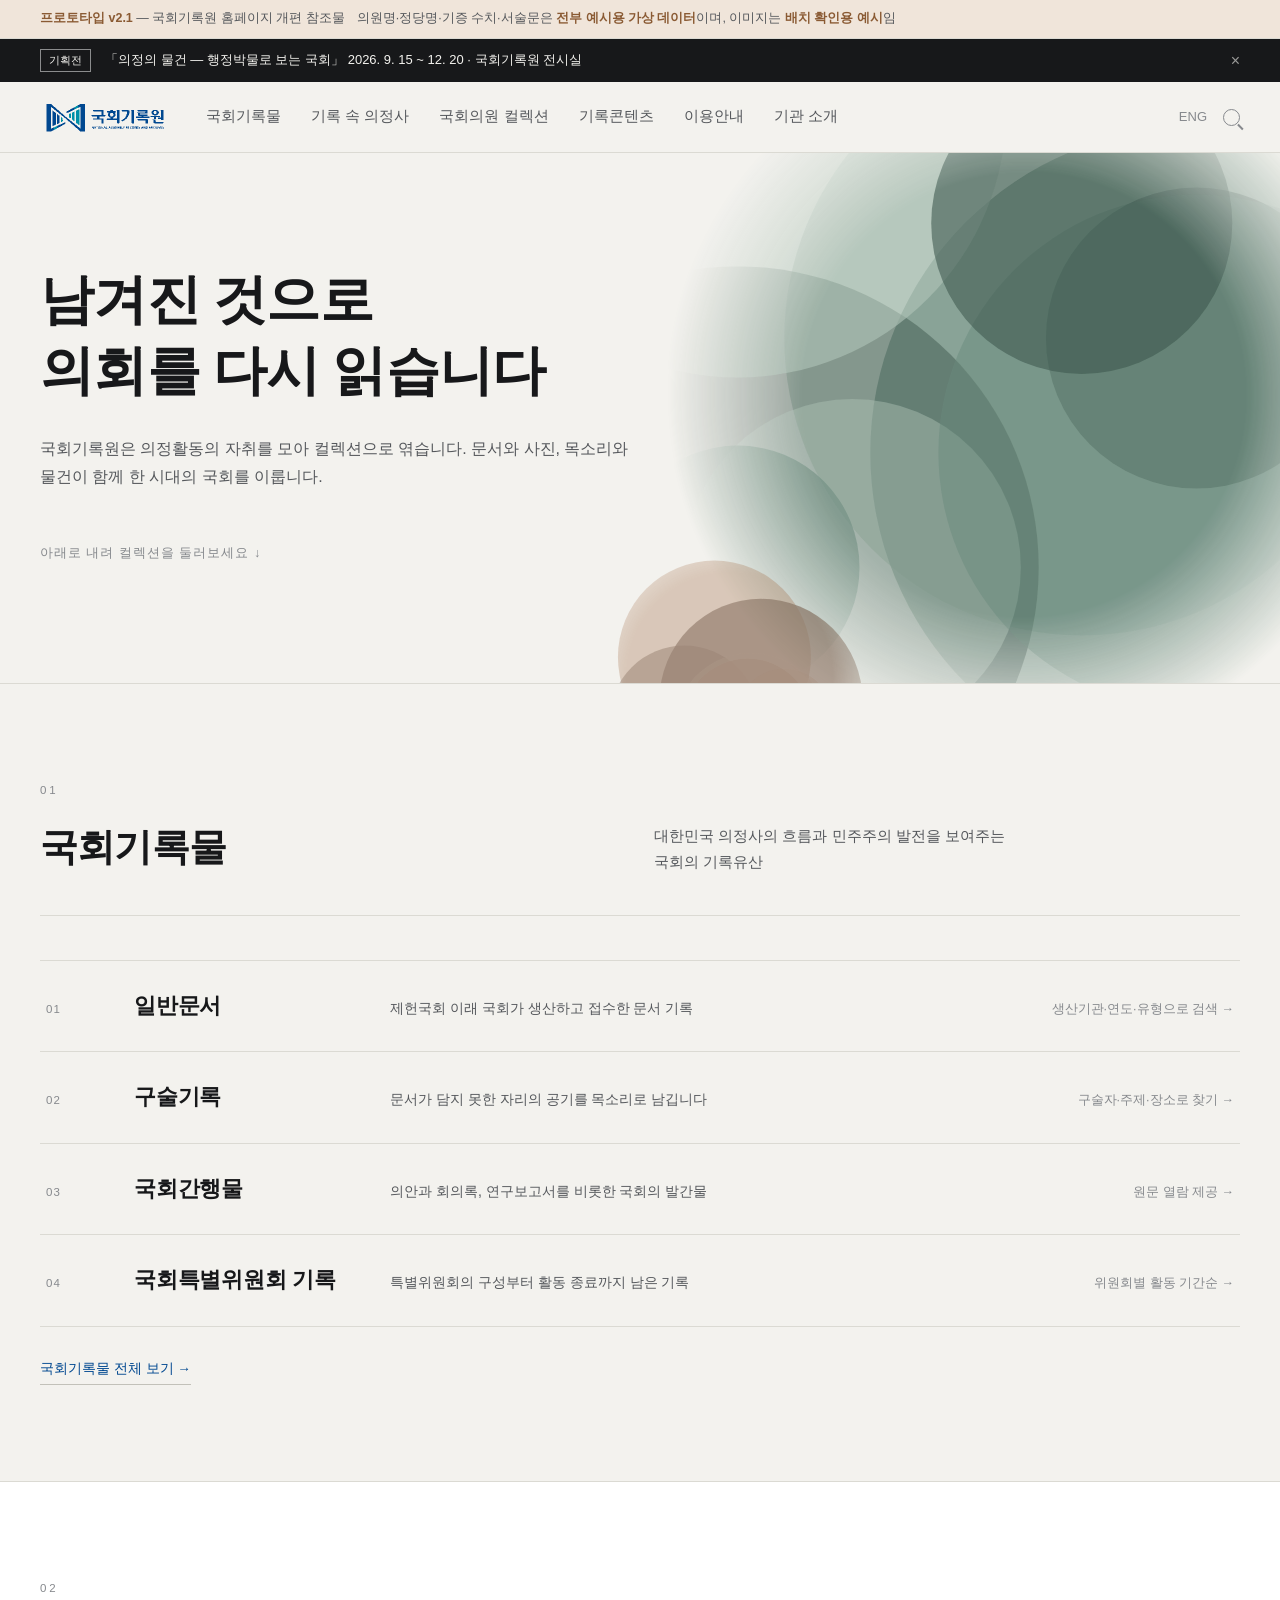
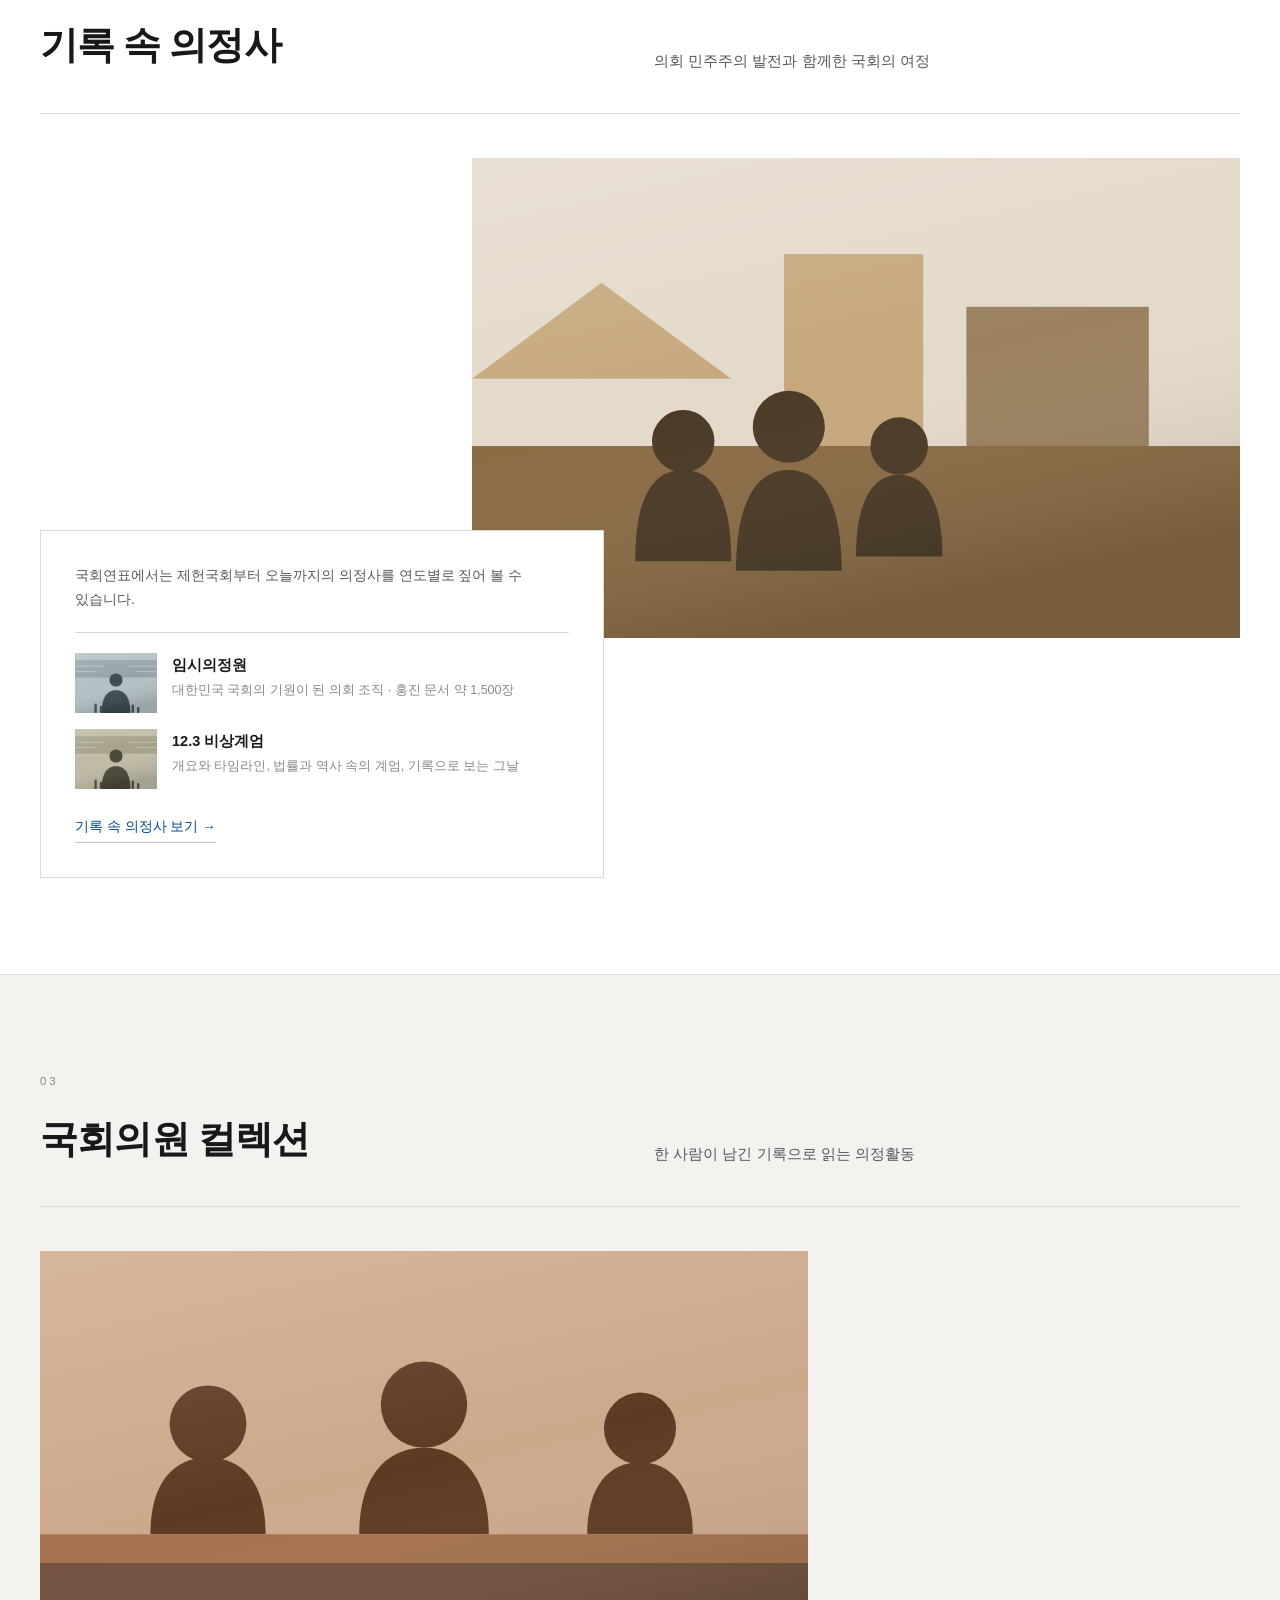
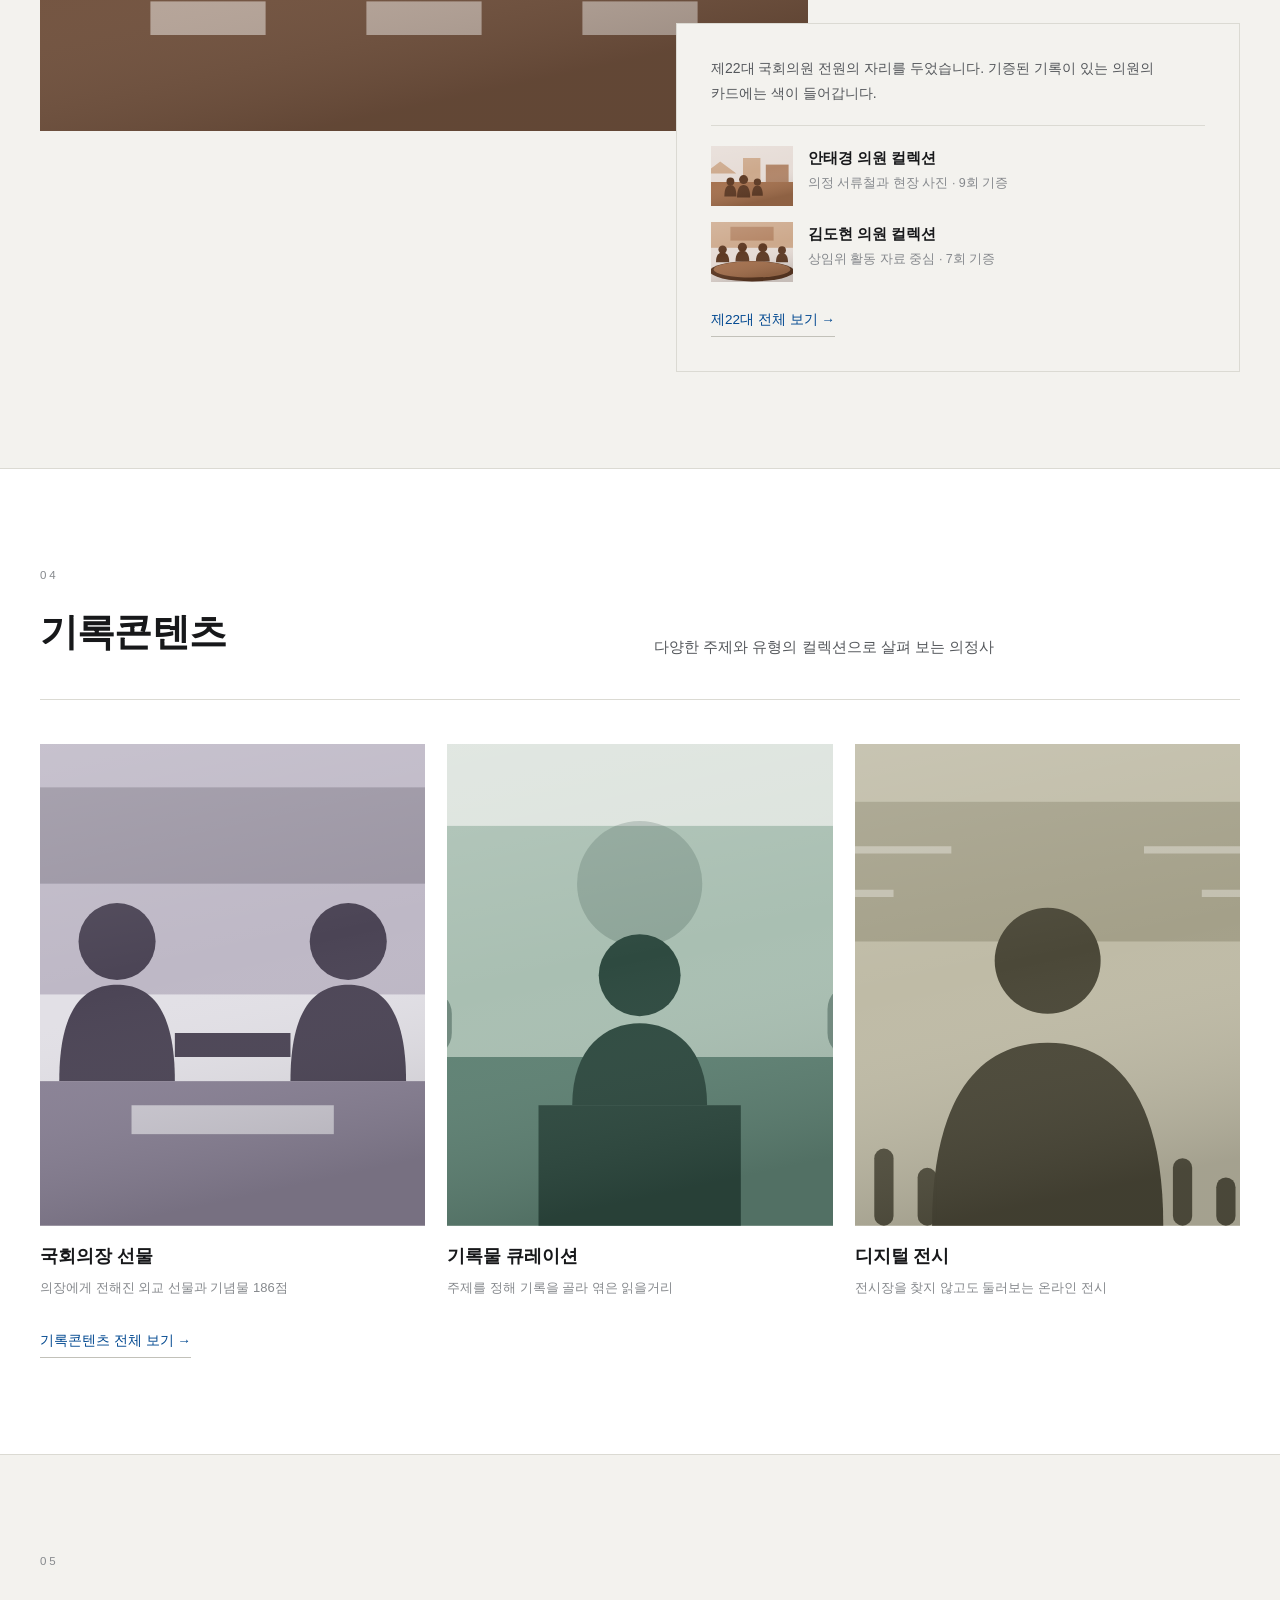
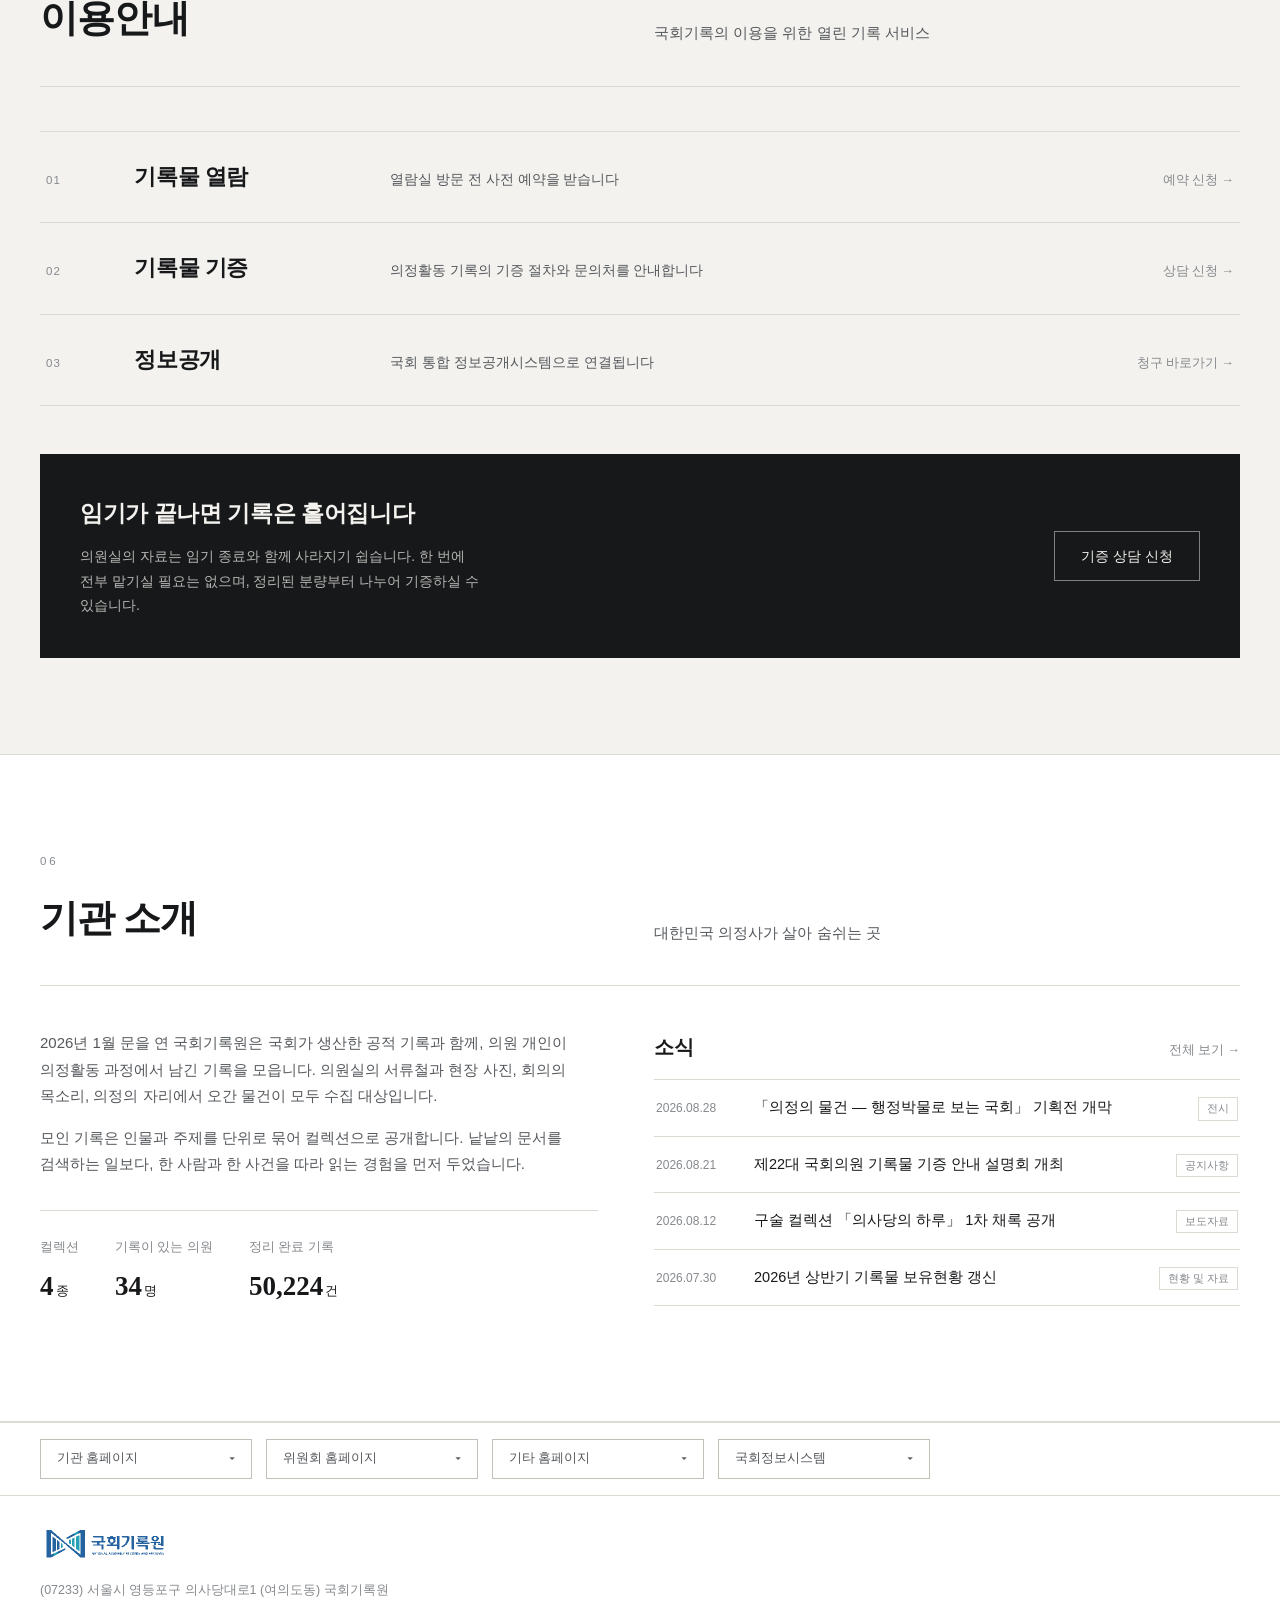
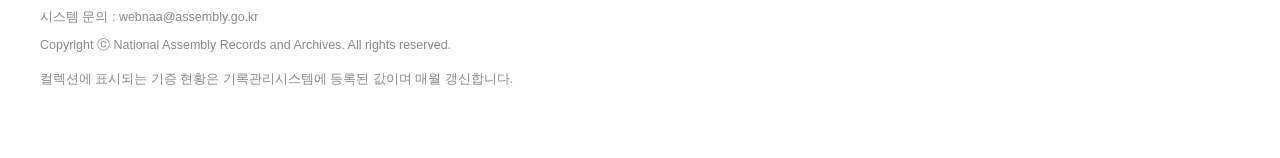
<file: index.html>
<!doctype html>
<html lang="ko"><head>
<meta charset="utf-8">
<meta name="viewport" content="width=device-width,initial-scale=1">
<meta name="robots" content="noindex,nofollow,noarchive">
<meta name="googlebot" content="noindex,nofollow">
<title>국회기록원 아카이브</title>
<link rel="icon" href="data:image/svg+xml,%3Csvg xmlns='http://www.w3.org/2000/svg' viewBox='0 0 16 16'%3E%3Ccircle cx='8' cy='8' r='7' fill='%23004890'/%3E%3C/svg%3E">
<style>:root{color-scheme:light}body{margin:0;padding:0;font:14px -apple-system,BlinkMacSystemFont,sans-serif;background:#faf9f5;color:#141413}img{max-width:100%}[hidden]:not([hidden=until-found i]){display:none!important}</style>
<script>window.NAA = {"page": "home", "root": "", "oh": "records/oral-history/", "ext": false};</script>
</head><body>
<!-- 자동 생성 파일(tools/build_site.py). 고칠 때는 tools/naa_site.src.html을 고친 뒤 다시 생성함 -->

<script>document.documentElement.lang = "ko";</script>
<style>
  :root{
    --font-sans:"Pretendard","Apple SD Gothic Neo",-apple-system,BlinkMacSystemFont,
      "Malgun Gothic","맑은 고딕","Noto Sans KR","Nanum Gothic","Helvetica Neue",Arial,sans-serif;
    --font-serif:"AppleMyungjo","Apple SD Gothic Neo","Nanum Myeongjo",
      "Batang","바탕","Gungsuh","궁서",Georgia,serif;

    --paper:#F3F2EE;
    --surface:#FFFFFF;
    --surface-2:#E8E7E1;
    --ink:#17181A;
    --ink-2:#55585C;
    --ink-3:#86898D;
    --line:#DBDAD3;
    --line-2:#C2C1B9;
    --ci-navy:#004890;
    --ci-teal:#0090A8;
    --accent:#004890;
    --accent-soft:#E4EBF3;
    --copper:#8A5A33;
    --copper-soft:#F0E5DA;
    --focus:#B8892B;
    --logo-filter:none;
  }
  :root:not([data-theme="light"]){ color-scheme: light dark; }
  @media (prefers-color-scheme: dark){
    :root:not([data-theme="light"]){
      --paper:#141513; --surface:#1B1D1B; --surface-2:#252724;
      --ink:#EDEDE9; --ink-2:#B0B3AF; --ink-3:#838682; --line:#2C2E2B; --line-2:#3E413D;
      --ci-navy:#7FAEDC; --ci-teal:#5FBCCE;
      --accent:#7FAEDC; --accent-soft:#152131; --copper:#C99263; --copper-soft:#2A2018;
      --focus:#D9AE55;
      --logo-filter:brightness(1.6) saturate(1.05);
    }
  }
  :root[data-theme="dark"]{
    --paper:#141513; --surface:#1B1D1B; --surface-2:#252724;
    --ink:#EDEDE9; --ink-2:#B0B3AF; --ink-3:#838682; --line:#2C2E2B; --line-2:#3E413D;
    --ci-navy:#7FAEDC; --ci-teal:#5FBCCE;
    --accent:#7FAEDC; --accent-soft:#152131; --copper:#C99263; --copper-soft:#2A2018;
    --focus:#D9AE55; --logo-filter:brightness(1.6) saturate(1.05); color-scheme: dark;
  }

  *{box-sizing:border-box}
  body{margin:0; background:var(--paper); color:var(--ink);
    font-family:var(--font-sans); font-size:15px; line-height:1.75; -webkit-font-smoothing:antialiased}
  h1,h2,h3,h4{margin:0; text-wrap:balance; font-weight:700; letter-spacing:-.012em;
    word-break:keep-all; overflow-wrap:break-word}
  p, li, figcaption, dt, dd{word-break:keep-all; overflow-wrap:break-word}
  p{margin:0}
  button{font:inherit; color:inherit; cursor:pointer; background:none; border:none; padding:0}
  a{color:inherit}
  :focus-visible{outline:2px solid var(--focus); outline-offset:3px}
  .serif{font-family:var(--font-serif)}
  .tnum{font-variant-numeric:tabular-nums}
  .wrap{max-width:1260px; margin:0 auto; padding:0 30px}
  [hidden]{display:none !important}
  .sr{position:absolute; width:1px; height:1px; overflow:hidden; clip:rect(0 0 0 0); white-space:nowrap}
  svg.viz{display:block; width:100%; height:100%}

  /* ---------- 안내 / 배너 / 헤더 ---------- */
  .notice{background:var(--copper-soft); border-bottom:1px solid var(--line); font-size:12.5px; color:var(--ink-2)}
  .notice .wrap{display:flex; gap:12px; flex-wrap:wrap; padding-top:8px; padding-bottom:8px}
  .notice b{color:var(--copper); font-weight:600}
  .banner{background:var(--ink); color:var(--paper); font-size:13px}
  .banner .wrap{display:flex; align-items:center; gap:14px; padding-top:10px; padding-bottom:10px}
  .banner .tagb{border:1px solid rgba(255,255,255,.5); padding:1px 8px; font-size:11px; white-space:nowrap}
  .banner .close{margin-left:auto; opacity:.6; font-size:16px; line-height:1}

  .site{background:var(--paper); border-bottom:1px solid var(--line); position:sticky; top:0; z-index:40}
  .site .wrap{display:flex; align-items:center; gap:34px; height:70px}
  .brand{display:block; width:132px; height:39px; flex:none;
    background:url("[data-uri]") no-repeat left center / contain}
  .brand{filter:var(--logo-filter)}
  .nav{display:flex; gap:30px; font-size:15px; color:var(--ink-2); align-items:center}
  .nav > .m{position:relative}
  .nav > .m > button{padding:24px 0; border-bottom:2px solid transparent}
  .nav > .m > button:hover, .nav > .m:focus-within > button{color:var(--ci-navy)}
  .nav > .m > button[aria-current="true"]{color:var(--ci-navy); font-weight:600; border-bottom-color:var(--ci-navy)}
  .mega{
    position:absolute; left:50%; transform:translateX(-50%); top:100%;
    min-width:230px; background:var(--surface); border:1px solid var(--line);
    box-shadow:0 12px 28px -18px rgba(0,0,0,.35); padding:18px 22px 20px;
    opacity:0; visibility:hidden; transition:opacity .14s; z-index:50;
  }
  .nav > .m:hover .mega, .nav > .m:focus-within .mega{opacity:1; visibility:visible}
  .mega .d{font-size:12px; color:var(--ink-3); line-height:1.6; padding-bottom:12px;
    margin-bottom:12px; border-bottom:1px solid var(--line); max-width:26ch}
  .mega ul{list-style:none; margin:0; padding:0; display:flex; flex-direction:column; gap:9px}
  .mega a{font-size:13.5px; color:var(--ink-2); text-decoration:none; white-space:nowrap; display:block}
  .mega a:hover{color:var(--ci-navy); text-decoration:underline; text-underline-offset:3px}
  .mega .new{font-size:10px; color:var(--ci-teal); border:1px solid var(--ci-teal); padding:0 5px; margin-left:6px}
  .site .right{margin-left:auto; font-size:13px; color:var(--ink-3); display:flex; gap:16px; align-items:center}
  .site .right span{cursor:pointer}
  .site .right .sch{width:17px; height:17px; display:block;
    border:1.7px solid var(--ink-3); border-radius:50%; position:relative}
  .site .right .sch::after{content:""; position:absolute; right:-5px; bottom:-3px; width:7px; height:1.7px;
    background:var(--ink-3); transform:rotate(45deg)}

  /* ---------- 홈: 히어로 (겹치는 도형) ---------- */
  .hero{position:relative; overflow:hidden; border-bottom:1px solid var(--line)}
  .hero .art{position:absolute; inset:0; pointer-events:none}
  .hero .art > div, .lhead .art{
    -webkit-mask-image:radial-gradient(closest-side, #000 62%, transparent 100%);
    mask-image:radial-gradient(closest-side, #000 62%, transparent 100%);
  }
  .hero .art .a1{position:absolute; right:-8%; top:-22%; width:56%; aspect-ratio:1/1; opacity:.92}
  .hero .art .a2{position:absolute; right:30%; bottom:-30%; width:26%; aspect-ratio:1/1; opacity:.6}
  .hero .wrap{position:relative; padding-top:112px; padding-bottom:118px}
  .hero .txt{max-width:min(52%, 620px)}
  .hero h1{font-family:var(--font-serif); font-size:clamp(31px,4.2vw,54px); line-height:1.32}
  .hero .lede{margin-top:28px; color:var(--ink-2); font-size:16px}
  .hero .scrollhint{margin-top:52px; font-size:12.5px; color:var(--ink-3); letter-spacing:.08em}

  /* ---------- 홈: 섹션 공통 ---------- */
  .sec{padding:96px 0; border-bottom:1px solid var(--line)}
  .sec:nth-child(even){background:var(--surface)}
  .sec-head{display:grid; grid-template-columns:minmax(0,1fr) minmax(0,1.05fr); gap:56px;
    align-items:end; padding-bottom:34px; margin-bottom:44px; border-bottom:1px solid var(--line)}
  .sec-head .no{font-size:11.5px; letter-spacing:.24em; color:var(--ink-3); font-variant-numeric:tabular-nums}
  .sec-head h2{font-family:var(--font-serif); font-size:clamp(26px,3vw,38px); margin-top:14px; letter-spacing:-.02em}
  .sec-head .d{color:var(--ink-2); font-size:15px; max-width:44ch; padding-bottom:5px}

  /* 목록형 섹션 */
  .idxlist{list-style:none; margin:0; padding:0}
  .idxlist li{border-bottom:1px solid var(--line)}
  .idxlist li:first-child{border-top:1px solid var(--line)}
  .idxlist button, .idxlist a.idxrow{display:grid; grid-template-columns:64px minmax(150px,232px) minmax(0,1fr) auto;
    gap:24px; align-items:baseline; width:100%; text-align:left; padding:26px 6px}
  .idxlist .n{font-size:11.5px; color:var(--ink-3); font-variant-numeric:tabular-nums; letter-spacing:.1em}
  .idxlist .t{font-size:22px; font-weight:700; letter-spacing:-.01em}
  .idxlist .dd{font-size:14px; color:var(--ink-2)}
  .idxlist .go{font-size:12.5px; color:var(--ink-3); white-space:nowrap}
  .idxlist button:hover, .idxlist a.idxrow:hover{background:var(--accent-soft)}
  .idxlist button:hover .go, .idxlist a.idxrow:hover .go{color:var(--accent)}
  .idxlist button:hover .t, .idxlist a.idxrow:hover .t{text-decoration:underline; text-underline-offset:5px; text-decoration-thickness:1px}

  /* 대표 사례형 섹션 */
  .feature{position:relative}
  .feature .visual{width:64%; aspect-ratio:16/10; overflow:hidden; background:var(--surface-2)}
  .feature.rev .visual{margin-left:36%}
  .feature .panel{position:relative; z-index:2; width:47%; margin-top:-108px; margin-left:auto;
    background:var(--paper); border:1px solid var(--line); padding:32px 34px 34px}
  .sec:nth-child(even) .feature .panel{background:var(--surface)}
  .feature.rev .panel{margin-left:0; margin-right:auto}
  .feature .note{font-size:14px; color:var(--ink-2); padding-bottom:20px; margin-bottom:20px;
    border-bottom:1px solid var(--line)}
  .picks{display:flex; flex-direction:column; gap:16px}
  .pick{display:flex; gap:15px; align-items:flex-start; text-align:left; width:100%}
  .pick .th{width:82px; height:60px; flex:none; overflow:hidden; background:var(--surface-2)}
  .pick b{display:block; font-size:14.5px; font-weight:600}
  .pick span span{display:block; font-size:12.5px; color:var(--ink-3); margin-top:3px; line-height:1.55}
  .pick:hover b{text-decoration:underline; text-underline-offset:3px}
  .feature .go{margin-top:26px; font-size:13.5px; color:var(--accent);
    border-bottom:1px solid var(--line-2); padding-bottom:4px}
  .feature .go:hover{border-bottom-color:var(--accent)}

  /* 타일형 섹션 */
  .tiles{display:grid; grid-template-columns:repeat(4,1fr); gap:22px}
  .tile{text-align:left; display:block; text-decoration:none}
  .tiles-more{display:inline-block; margin-top:30px; font-size:13.5px; color:var(--accent); text-decoration:none;
    border-bottom:1px solid var(--line-2); padding-bottom:4px}
  .tiles-more:hover{border-bottom-color:var(--accent)}
  .contents-body{padding-top:44px; padding-bottom:96px}
  @media (min-width:1024px){ .tiles.n3{grid-template-columns:repeat(3,1fr)} }
  a.idxrow{text-decoration:none}
  .tile .img{display:block; aspect-ratio:4/5; overflow:hidden; background:var(--surface-2)}
  .tile .img svg{transition:transform .5s cubic-bezier(.2,.7,.3,1)}
  .tile:hover .img svg{transform:scale(1.04)}
  .tile .cap{display:block; padding-top:15px}
  .tile .cap b{display:block; font-size:18px}
  .tile .cap span{display:block; font-size:13px; color:var(--ink-3); margin-top:6px; line-height:1.6}
  .tile:hover .cap b{text-decoration:underline; text-underline-offset:4px}

  /* 기증 안내 박스 */
  .donatebox{display:flex; gap:34px; align-items:center; justify-content:space-between; flex-wrap:wrap;
    margin-top:48px; background:var(--ink); color:var(--paper); padding:40px 40px}
  .donatebox h3{font-family:var(--font-serif); font-size:23px}
  .donatebox p{margin-top:10px; opacity:.72; font-size:14px; max-width:52ch}
  .donatebox a{border:1px solid rgba(255,255,255,.45); padding:12px 26px; text-decoration:none;
    font-size:14px; white-space:nowrap}
  .donatebox a:hover{background:rgba(255,255,255,.12)}

  /* 기관 소개 섹션 */
  .about{display:grid; grid-template-columns:minmax(0,1fr) minmax(0,1.05fr); gap:56px; align-items:start}
  .about .prose p{color:var(--ink-2); font-size:15px}
  .about .prose p + p{margin-top:16px}
  .figs3{display:flex; gap:36px; flex-wrap:wrap; margin-top:32px; padding-top:26px; border-top:1px solid var(--line)}
  .figs3 div dt{font-size:12.5px; color:var(--ink-3)}
  .figs3 div dd{margin:4px 0 0; font-family:var(--font-serif); font-size:27px; font-weight:600}
  .figs3 div dd small{font-family:var(--font-sans); font-size:13px; font-weight:400; margin-left:2px}
  .newsbox .nh{display:flex; align-items:baseline; gap:16px; padding-bottom:14px; border-bottom:1px solid var(--line)}
  .newsbox .nh h3{font-family:var(--font-serif); font-size:20px}
  .newsbox .nh span{margin-left:auto; font-size:12.5px; color:var(--ink-3)}
  .newsbox ul{list-style:none; margin:0; padding:0}
  .newsbox li{border-bottom:1px solid var(--line)}
  .newsbox button{display:flex; gap:16px; align-items:baseline; width:100%; text-align:left; padding:15px 2px}
  .newsbox .d{font-size:12px; color:var(--ink-3); width:82px; flex:none; font-variant-numeric:tabular-nums}
  .newsbox .t{font-size:14.5px}
  .newsbox .c{margin-left:auto; font-size:11px; color:var(--ink-3); border:1px solid var(--line);
    padding:1px 8px; white-space:nowrap}
  .newsbox button:hover .t{text-decoration:underline; text-underline-offset:3px}

  footer.foot{border-top:1px solid var(--line); background:var(--surface); padding:0; font-size:12.5px; color:var(--ink-3)}
  .foot .links{border-bottom:1px solid var(--line)}
  .foot .links .wrap{display:flex; gap:14px; flex-wrap:wrap; padding-top:16px; padding-bottom:16px}
  .foot .links button{border:1px solid var(--line-2); padding:8px 16px; font-size:12.5px; color:var(--ink-2);
    display:flex; align-items:center; gap:26px; min-width:212px; justify-content:space-between}
  .foot .links button:hover{border-color:var(--ci-navy); color:var(--ci-navy)}
  .foot .info{padding-top:28px; padding-bottom:62px}
  .foot .info .brand{margin-bottom:16px; opacity:.85}
  .foot .info p{margin-bottom:5px; line-height:1.8}

  /* ---------- 목록 ---------- */
  .lhead{border-bottom:1px solid var(--line); background:var(--surface); position:relative; overflow:hidden}
  .lhead .art{position:absolute; right:-4%; top:-40%; width:34%; aspect-ratio:1/1; opacity:.6; pointer-events:none}
  .lhead .wrap{position:relative; padding:56px 30px 42px}
  .lhead h1{font-family:var(--font-serif); font-size:38px}
  .lhead .lede{margin-top:14px; color:var(--ink-2); max-width:52ch}
  .terms{display:flex; gap:22px; margin-top:30px; font-size:14.5px; color:var(--ink-3); flex-wrap:wrap}
  .terms button{padding-bottom:5px; border-bottom:2px solid transparent}
  .terms button[aria-selected="true"]{color:var(--ink); font-weight:600; border-bottom-color:var(--ink)}
  .terms button:disabled{cursor:default; opacity:.5}
  .terms .tag{font-size:11px; color:var(--ink-3); margin-left:5px}

  .toolbar{border-bottom:1px solid var(--line); background:var(--paper); position:sticky; top:64px; z-index:30}
  .toolbar .wrap{display:flex; align-items:center; gap:12px; padding-top:13px; padding-bottom:13px; flex-wrap:wrap}
  .seg{display:flex; border:1px solid var(--line-2)}
  .seg button{padding:7px 15px; font-size:13px; color:var(--ink-2); border-right:1px solid var(--line-2)}
  .seg button:last-child{border-right:none}
  .seg button[aria-pressed="true"]{background:var(--ink); color:var(--paper)}
  .search{border:1px solid var(--line-2); background:var(--surface); color:var(--ink); padding:7px 12px; font-size:13px; width:180px}
  .idx{display:flex; flex-wrap:wrap; margin-left:auto}
  .idx button{width:28px; padding:6px 0; font-size:13px; color:var(--ink-3)}
  .idx button:hover:not(:disabled){color:var(--accent)}
  .idx button[aria-pressed="true"]{color:var(--ink); font-weight:700; text-decoration:underline; text-underline-offset:4px}
  .idx button:disabled{color:var(--line-2); cursor:default}
  .resline{padding:26px 0 20px; font-size:13.5px; color:var(--ink-2); display:flex; gap:18px; align-items:center; flex-wrap:wrap}
  .resline b{color:var(--ink); font-weight:600}
  .resline .lg{display:flex; gap:20px; color:var(--ink-3); font-size:12.5px}
  .resline .lg span{display:flex; align-items:center; gap:7px}
  .resline .lg i{width:24px; height:16px; display:block; overflow:hidden}

  .grid{display:grid; grid-template-columns:repeat(4,1fr); gap:30px 22px; padding-bottom:64px}
  .mcard{position:relative}
  .mcard .shot{aspect-ratio:4/3; overflow:hidden; background:var(--surface-2)}
  .mcard .shot svg{transition:transform .5s cubic-bezier(.2,.7,.3,1)}
  .mcard:hover .shot svg{transform:scale(1.04)}
  .mcard h3{font-family:var(--font-serif); font-size:20px; margin-top:14px}
  .mcard .meta{font-size:12.5px; color:var(--ink-3); margin-top:3px}
  .mcard.empty h3{color:var(--ink-2)}
  .mcard.empty .meta{color:var(--line-2)}
  .mcard .cardlink{text-decoration:none}
  .mcard .cardlink::after{content:""; position:absolute; inset:0}
  .mcard:hover h3{text-decoration:underline; text-underline-offset:4px; text-decoration-thickness:1px}
  .estate{padding:80px 0; text-align:center; color:var(--ink-3)}
  .morebtn{display:flex; justify-content:center; padding-bottom:76px}
  .morebtn button{border:1px solid var(--line-2); padding:12px 34px; font-size:14px; color:var(--ink-2)}
  .morebtn button:hover{border-color:var(--ink); color:var(--ink)}

  /* ---------- 상세 ---------- */
  .backbar{border-bottom:1px solid var(--line); background:var(--paper); position:sticky; top:64px; z-index:30}
  .backbar .wrap{padding:12px 30px; display:flex; align-items:center; gap:12px}
  .backbar button{font-size:13.5px; color:var(--ink-2)}
  .backbar button:hover{color:var(--ink)}
  .backbar .sid{font-size:11.5px; color:var(--ink-3); letter-spacing:.08em; margin-left:auto}

  .dhero{background:var(--surface); border-bottom:1px solid var(--line)}
  .dhero .band{display:grid; grid-template-columns:2fr 1fr 1fr; gap:2px; aspect-ratio:21/7; max-height:400px;
    overflow:hidden; background:var(--line)}
  .dhero .band > div{overflow:hidden; background:var(--surface-2)}
  .dhero .cap{font-size:11.5px; color:var(--ink-3); max-width:1260px; margin:0 auto; padding:9px 30px 0}
  .dhero .wrap{padding:34px 30px 46px}
  .dhero .kicker{font-size:12px; letter-spacing:.16em; color:var(--ink-3)}
  .dhero h1{font-family:var(--font-serif); font-size:clamp(33px,4.6vw,52px); margin-top:12px}
  .dhero .oneline{margin-top:12px; color:var(--ink-2); font-size:14.5px}
  .share{display:flex; gap:10px; margin-top:24px}
  .share button{border:1px solid var(--line-2); padding:8px 16px; font-size:12.5px; color:var(--ink-2)}
  .share button:hover{border-color:var(--ink); color:var(--ink)}

  .article{max-width:1260px; margin:0 auto; padding:0 30px}
  .col{max-width:35em}
  .bio{margin:56px 0 0; font-size:17.5px; line-height:1.9}
  .bio p + p{margin-top:18px}
  .ledger{margin:54px 0 0; max-width:37em}
  .ledger .lh{display:flex; align-items:baseline; gap:16px; flex-wrap:wrap;
    padding-bottom:14px; border-bottom:1px solid var(--ink)}
  .ledger h2{font-family:var(--font-serif); font-size:21px}
  .ledger .sum{margin-left:auto; font-size:12.5px; color:var(--ink-3); letter-spacing:.01em}
  .ledger .tl{list-style:none; margin:0; padding:6px 0 0}
  .ledger .tl li{position:relative; display:grid; grid-template-columns:76px 1fr; gap:18px;
    padding:13px 0 13px 22px; align-items:baseline}
  .ledger .tl li::before{content:""; position:absolute; left:0; top:21px; width:7px; height:7px;
    border-radius:50%; background:var(--accent)}
  .ledger .tl li::after{content:""; position:absolute; left:3px; top:28px; bottom:-13px; width:1px; background:var(--line-2)}
  .ledger .tl li:last-child::after{display:none}
  .ledger .tl li.wip::before{background:var(--paper); border:1.5px solid var(--copper); top:19.5px; left:-1px; width:9px; height:9px}
  .ledger .ym{font-size:12.5px; color:var(--ink-3); letter-spacing:.02em}
  .ledger .tx{font-size:15px; color:var(--ink-2); line-height:1.7}
  .ledger li.wip .tx{color:var(--copper)}
  .ledger .now{margin-top:14px; margin-left:22px; font-size:12.5px; color:var(--ink-3)}

  .chapter{margin:64px 0 0; padding-top:46px; border-top:1px solid var(--line)}
  .chapter .ch-no{font-size:11.5px; letter-spacing:.2em; color:var(--ink-3); font-variant-numeric:tabular-nums}
  .chapter h2{font-family:var(--font-serif); font-size:27px; margin-top:12px; max-width:20em}
  .chapter .prose{max-width:35em; margin-top:22px; font-size:16px; line-height:1.95; color:var(--ink-2)}
  .chapter .prose p + p{margin-top:18px}

  .pull{margin:34px 0; padding:0 0 0 22px; border-left:2px solid var(--accent)}
  .pull p{font-family:var(--font-serif); font-size:20px; line-height:1.8; color:var(--ink)}
  .pull cite{display:block; font-style:normal; font-size:12.5px; color:var(--ink-3); margin-top:12px}
  figure{margin:34px 0}
  figure.wide{max-width:920px}
  figure.wide .img{aspect-ratio:16/9}
  figure .img{aspect-ratio:4/3; background:var(--surface-2); overflow:hidden; border:1px solid var(--line)}
  figure.pair{display:grid; grid-template-columns:1fr 1fr; gap:20px}
  figure.pair .img{margin:0}
  figcaption{font-size:12px; color:var(--ink-3); line-height:1.65; margin-top:10px; max-width:44em}
  figcaption b{display:block; color:var(--ink-2); font-weight:600; font-size:12.5px; margin-bottom:2px}
  figure button.openimg{display:block; width:100%; padding:0; text-align:left}
  figure button.openimg:hover .img{border-color:var(--line-2)}
  .figlink{font-size:11.5px; color:var(--accent); margin-top:4px; display:inline-block}

  .endbar{margin:74px 0 0; padding:34px 0 0; border-top:1px solid var(--line)}
  .endbar .row{display:flex; gap:20px; flex-wrap:wrap; align-items:center; justify-content:space-between}
  .endbar p{font-size:13.5px; color:var(--ink-2); max-width:44ch}
  .endbar button{border:1px solid var(--line-2); padding:11px 22px; font-size:13.5px; color:var(--ink-2)}
  .endbar button:hover{border-color:var(--ink); color:var(--ink)}
  .endbar .disclose{font-size:11.5px; color:var(--ink-3); margin-top:22px; max-width:60ch}
  .artfoot{padding-bottom:96px}
  .invite{margin:52px 0 0; padding:32px 34px; border:1px solid var(--line); border-left:2px solid var(--copper);
    background:var(--surface); max-width:40em}
  .invite h2{font-family:var(--font-serif); font-size:20px}
  .invite p{margin-top:14px; color:var(--ink-2); font-size:15px; line-height:1.9}
  .invite a{display:inline-block; margin-top:22px; background:var(--ink); color:var(--paper);
    padding:12px 26px; text-decoration:none; font-size:14px}

  /* ---------- 기록 목록 ---------- */
  .ihead{background:var(--surface); border-bottom:1px solid var(--line)}
  .ihead .wrap{padding:40px 30px}
  .ihead h1{font-family:var(--font-serif); font-size:29px}
  .ihead .sub{margin-top:10px; font-size:13.5px; color:var(--ink-3)}
  .tabs{display:flex; gap:22px; margin-top:26px; flex-wrap:wrap; font-size:13.5px; color:var(--ink-3)}
  .tabs button{padding-bottom:6px; border-bottom:2px solid transparent}
  .tabs button[aria-selected="true"]{color:var(--ink); font-weight:600; border-bottom-color:var(--ink)}
  .tabs button:disabled{cursor:default; opacity:.45}
  .tabs .n{font-variant-numeric:tabular-nums; margin-left:5px; font-size:12px}
  .tblwrap{overflow-x:auto; border:1px solid var(--line); background:var(--surface); margin:22px 0 14px}
  table.items{border-collapse:collapse; width:100%; min-width:720px; font-size:13.5px}
  .items th{text-align:left; font-size:11.5px; font-weight:600; color:var(--ink-3);
    padding:12px 16px; border-bottom:1px solid var(--line); background:var(--surface-2); white-space:nowrap}
  .items td{padding:12px 16px; border-bottom:1px solid var(--line)}
  .items tr:last-child td{border-bottom:none}
  .items .num{text-align:right; white-space:nowrap; font-variant-numeric:tabular-nums}
  .tag{display:inline-block; font-size:10.5px; border:1px solid var(--line-2); color:var(--ink-3); padding:1px 6px}
  .tag.r{border-color:var(--copper); color:var(--copper)}
  .inote{font-size:11.5px; color:var(--ink-3); line-height:1.7; padding-bottom:84px; max-width:70ch}

  /* 구술기록 연계 — 의원이 구술자인 경우에만 상세 화면에 표시 */
  .oral-link{margin:44px 0 0; max-width:40em; display:flex; gap:18px 24px; align-items:center; flex-wrap:wrap;
    border:1px solid var(--line); border-left:2px solid var(--accent); background:var(--surface); padding:20px 24px}
  .oral-link .k{font-size:11.5px; letter-spacing:.16em; color:var(--accent)}
  .oral-link .txt{flex:1 1 20em}
  .oral-link .txt b{display:block; font-family:var(--font-serif); font-size:18px; margin-top:4px}
  .oral-link .txt span{display:block; font-size:14px; color:var(--ink-2); margin-top:4px; line-height:1.7}
  .oral-link a{border:1px solid var(--accent); color:var(--accent); padding:10px 20px; font-size:13.5px; text-decoration:none; white-space:nowrap}
  .oral-link a:hover{background:var(--accent); color:var(--paper)}

  @media (max-width:1023px){
    .hero .txt{max-width:none}
    .hero .art .a2{display:none}
    .hero .art .a1{width:80%; right:-24%; top:auto; bottom:-30%; opacity:.55}
    .sec{padding:66px 0}
    .sec-head{grid-template-columns:1fr; gap:20px; align-items:start}
    .about{grid-template-columns:1fr; gap:44px}
    .tiles{grid-template-columns:repeat(2,1fr)}
    .feature .visual{width:100%}
    .feature.rev .visual{margin-left:0}
    .feature .panel{width:100%; margin-top:-44px}
    .idxlist button, .idxlist a.idxrow{grid-template-columns:44px 1fr; gap:8px 18px}
    .idxlist .dd{grid-column:2}
    .idxlist .go{grid-column:2}
    .grid{grid-template-columns:repeat(3,1fr)}
    .hero .wrap{padding-top:84px; padding-bottom:92px}
  }
  @media (max-width:767px){
    .wrap, .article, .dhero .cap{padding-left:20px; padding-right:20px}
    .site{position:static}
    .site .wrap{height:auto; padding-top:12px; padding-bottom:10px; flex-wrap:wrap; gap:12px}
    .brand{width:112px; height:33px}
    .nav{width:100%; flex-wrap:nowrap; overflow-x:auto; gap:20px; padding-bottom:2px;
      scrollbar-width:none; -ms-overflow-style:none}
    .nav::-webkit-scrollbar{display:none}
    .nav > .m > button{padding:8px 0; white-space:nowrap; font-size:14px}
    .mega{display:none}
    .foot .links button{min-width:0; flex:1 1 44%}
    .toolbar, .backbar{top:0}
    .site .right{display:none}
    .nav{gap:16px; font-size:13px}
    .grid{grid-template-columns:repeat(2,1fr); gap:24px 14px}
    .tiles{grid-template-columns:1fr; gap:26px}
    .donatebox{padding:28px 24px}
    .idx{margin-left:0}
    .dhero .band{grid-template-columns:1fr; aspect-ratio:16/9}
    .dhero .band > div:nth-child(n+2){display:none}
    .figure.pair, figure.pair{grid-template-columns:1fr}
    .bio{font-size:16px}
    .ledger, .invite{padding:24px 22px}
  }
  @media (max-width:479px){ .grid{grid-template-columns:1fr} }
  @media (prefers-reduced-motion: reduce){ *{transition:none !important} }
</style>

<div class="notice">
  <div class="wrap">
    <span><b>프로토타입 v2.1</b> — 국회기록원 홈페이지 개편 참조물</span>
    <span>의원명·정당명·기증 수치·서술문은 <b>전부 예시용 가상 데이터</b>이며, 이미지는 <b>배치 확인용 예시</b>임</span>
  </div>
</div>

<div class="banner">
  <div class="wrap">
    <span class="tagb">기획전</span>
    <span>「의정의 물건 ― 행정박물로 보는 국회」 2026. 9. 15 ~ 12. 20 · 국회기록원 전시실</span>
    <button class="close" aria-label="배너 닫기">×</button>
  </div>
</div>

<header class="site">
  <div class="wrap">
    <a class="brand" href="./" data-go="home" aria-label="국회기록원 메인화면 바로가기"></a>
    <nav class="nav" aria-label="주요 메뉴">
      <div class="m">
        <button type="button">국회기록물</button>
        <div class="mega">
          <p class="d">대한민국 의정사의 흐름과 민주주의 발전을 보여주는 국회의 기록유산</p>
          <ul><li><a href="#">일반문서</a></li><li><a href="records/oral-history/">구술기록</a></li><li><a href="#">국회간행물</a></li>
              <li><a href="#">국회특별위원회 기록</a></li></ul>
        </div>
      </div>
      <div class="m">
        <button type="button">기록 속 의정사</button>
        <div class="mega">
          <p class="d">의회 민주주의 발전과 함께한 국회의 여정</p>
          <ul><li><a href="#">국회연표</a></li><li><a href="#">임시의정원</a></li>
              <li><a href="#">12.3 비상계엄</a></li></ul>
        </div>
      </div>
      <div class="m">
        <button type="button" id="nav-collection">국회의원 컬렉션</button>
        <div class="mega">
          <p class="d">한 사람이 남긴 기록으로 읽는 의정활동</p>
          <ul><li><a href="collection/" data-go="list">제22대 국회의원<span class="new">신설</span></a></li>
              <li><a href="#">제21대 이하 국회의원</a></li>
              <li><a href="#">의장단 컬렉션</a></li>
              <li><a href="#">기록물 기증 안내</a></li></ul>
        </div>
      </div>
      <div class="m">
        <button type="button">기록콘텐츠</button>
        <div class="mega">
          <p class="d">다양한 주제와 유형의 컬렉션으로 살펴 보는 의정사</p>
          <ul><li><a href="#">국회의장 선물</a></li>
              <li><a href="#">기록물 큐레이션</a></li><li><a href="#">디지털 전시</a></li></ul>
        </div>
      </div>
      <div class="m">
        <button type="button">이용안내</button>
        <div class="mega">
          <p class="d">국회기록의 이용을 위한 열린 기록 서비스</p>
          <ul><li><a href="#">기록물 열람</a></li><li><a href="#">기록물 기증</a></li>
              <li><a href="#">정보공개</a></li></ul>
        </div>
      </div>
      <div class="m">
        <button type="button">기관 소개</button>
        <div class="mega">
          <p class="d">대한민국 의정사가 살아 숨쉬는 곳</p>
          <ul><li><a href="#">기관 소개</a></li><li><a href="#">소식</a></li>
              <li><a href="#">현황 및 자료</a></li></ul>
        </div>
      </div>
    </nav>
    <div class="right"><span>ENG</span><span class="sch" role="img" aria-label="통합검색"></span></div>
  </div>
</header>

<!-- ================= SC-00 홈 ================= -->
<main id="view-home">
  <section class="hero">
    <div class="art" aria-hidden="true">
      <div class="a1" id="art1"></div>
      <div class="a2" id="art2"></div>
    </div>
    <div class="wrap">
      <div class="txt">
        <h1>남겨진 것으로<br>의회를 다시 읽습니다</h1>
        <p class="lede">국회기록원은 의정활동의 자취를 모아 컬렉션으로 엮습니다. 문서와 사진, 목소리와 물건이 함께 한 시대의 국회를 이룹니다.</p>
        <p class="scrollhint">아래로 내려 컬렉션을 둘러보세요 ↓</p>
      </div>
    </div>
  </section>

  <div id="sections"></div>

  <footer class="foot">
    <div class="links">
      <div class="wrap">
        <button type="button">기관 홈페이지 <span>▾</span></button>
        <button type="button">위원회 홈페이지 <span>▾</span></button>
        <button type="button">기타 홈페이지 <span>▾</span></button>
        <button type="button">국회정보시스템 <span>▾</span></button>
      </div>
    </div>
    <div class="wrap info">
      <span class="brand" aria-hidden="true"></span>
      <p>(07233) 서울시 영등포구 의사당대로1 (여의도동) 국회기록원</p>
      <p>시스템 문의 : webnaa@assembly.go.kr</p>
      <p>Copyright ⓒ National Assembly Records and Archives. All rights reserved.</p>
      <p style="margin-top:12px">컬렉션에 표시되는 기증 현황은 기록관리시스템에 등록된 값이며 매월 갱신합니다.</p>
    </div>
  </footer>
</main>

<!-- ================= SC-01 목록 ================= -->
<main id="view-list" hidden>
  <section class="lhead">
    <div class="art" id="art3" aria-hidden="true"></div>
    <div class="wrap">
      <h1 class="serif">국회의원 컬렉션</h1>
      <p class="lede">제22대 국회의원 전원의 자리를 두었습니다. 기증된 기록이 있는 의원의 카드에는 색이 들어갑니다.</p>
      <div class="terms" role="tablist" aria-label="대수 선택">
        <button role="tab" aria-selected="true">제22대<span class="tag">현직</span></button>
        <button role="tab" aria-selected="false" disabled>제21대<span class="tag">전직</span></button>
        <button role="tab" aria-selected="false" disabled>제20대<span class="tag">전직</span></button>
        <button role="tab" aria-selected="false" disabled>제19대 이전</button>
      </div>
    </div>
  </section>

  <section class="toolbar">
    <div class="wrap">
      <div class="seg" role="group" aria-label="기증 여부">
        <button data-f="all" aria-pressed="true">전체</button>
        <button data-f="has" aria-pressed="false">기록이 있는 의원</button>
        <button data-f="none" aria-pressed="false">기증 대기</button>
      </div>
      <label class="sr" for="q">성명 검색</label>
      <input class="search" id="q" type="search" placeholder="성명 검색" autocomplete="off">
      <div class="idx" id="idx"></div>
    </div>
  </section>

  <div class="wrap">
    <div class="resline">
      <span id="rescount" aria-live="polite">전체 <b>0</b>명</span>
      <span class="lg">
        <span><i id="lg-color"></i>기록 있음</span>
        <span><i id="lg-gray"></i>기증 대기</span>
      </span>
    </div>
    <div class="grid" id="grid"></div>
    <div class="estate" id="empty" hidden>조건에 맞는 의원이 없습니다.</div>
    <div class="morebtn" id="morewrap"><button id="more">더 보기</button></div>
  </div>
</main>

<!-- ================= SC-02 의원 컬렉션 ================= -->
<main id="view-detail" hidden>
  <div class="backbar">
    <div class="wrap">
      <button id="back">← 국회의원 컬렉션</button>
      <span class="sid">SC-02 · 의원 컬렉션</span>
    </div>
  </div>
  <div id="detail"></div>
</main>

<!-- ================= SC-04 국회기록물 ================= -->
<main id="view-records" hidden>
  <section class="lhead">
    <div class="art" id="art5" aria-hidden="true"></div>
    <div class="wrap">
      <h1 class="serif">국회기록물</h1>
      <p class="lede">대한민국 의정사의 흐름과 민주주의 발전을 보여주는 국회의 기록유산</p>
    </div>
  </section>
  <div class="wrap contents-body"><div id="records-list"></div></div>
</main>

<!-- ================= SC-03 기록콘텐츠 ================= -->
<main id="view-contents" hidden>
  <section class="lhead">
    <div class="art" id="art4" aria-hidden="true"></div>
    <div class="wrap">
      <h1 class="serif">기록콘텐츠</h1>
      <p class="lede">다양한 주제와 유형의 컬렉션으로 살펴 보는 의정사</p>
    </div>
  </section>
  <div class="wrap contents-body"><div id="contents-tiles"></div></div>
</main>

<!-- ================= SC-02-1 기록 전체 목록 ================= -->
<main id="view-items" hidden>
  <div class="backbar">
    <div class="wrap">
      <button id="iback">← 컬렉션으로</button>
      <span class="sid">SC-02-1 · 기록 목록</span>
    </div>
  </div>
  <div id="items-body"></div>
</main>

<script>
(function(){
  "use strict";

  /* 화면 구성 — single: 한 파일 안에서 모든 화면을 전환함(claude.ai 시연본)
     home·collection·records·contents: 사이트 계층(첫 화면 / 국회의원 컬렉션 / 국회기록물 / 기록콘텐츠)별 페이지. tools/build_site.py가 지정함 */
  var NAA = window.NAA || { page:"single", root:"", oh:"https://yimjhkr68.github.io/naa-prototype/records/oral-history/", ext:true };
  var EXT = NAA.ext ? ' target="_blank" rel="noopener"' : '';
  var LOCAL = { single:["home","list","detail","items","records","contents"], home:["home"],
                collection:["list","detail","items"], records:["records"], contents:["contents"] }[NAA.page];
  function pageURL(p, hash){
    if (NAA.page === "single") return "#" + (hash || "");
    return NAA.root + (p === "home" ? "" : p + "/") + (hash ? "#" + hash : "");
  }

  var TYPES = [
    {c:"DOC", n:"문서"},   {c:"PHO", n:"사진"},   {c:"MOV", n:"영상"},
    {c:"AUD", n:"음성"},   {c:"PUB", n:"간행물"}, {c:"ADM", n:"행정박물"}
  ];
  var TYPE_NAME = {}; TYPES.forEach(function(t){ TYPE_NAME[t.c] = t.n; });
  var PARTIES = ["가온당","나래당","다솜당","마루당","무소속"];
  var CHO = ["ㄱ","ㄴ","ㄷ","ㄹ","ㅁ","ㅂ","ㅅ","ㅇ","ㅈ","ㅊ","ㅋ","ㅌ","ㅍ","ㅎ"];
  var CHO_TABLE = ["ㄱ","ㄲ","ㄴ","ㄷ","ㄸ","ㄹ","ㅁ","ㅂ","ㅃ","ㅅ","ㅆ","ㅇ","ㅈ","ㅉ","ㅊ","ㅋ","ㅌ","ㅍ","ㅎ"];
  var CHO_FOLD = {"ㄲ":"ㄱ","ㄸ":"ㄷ","ㅃ":"ㅂ","ㅆ":"ㅅ","ㅉ":"ㅈ"};

  function initials(s){
    var o = "";
    for (var i=0;i<s.length;i++){
      var c = s.charCodeAt(i) - 0xAC00;
      o += (c >= 0 && c <= 11171) ? CHO_TABLE[Math.floor(c/588)] : s[i];
    }
    return o;
  }
  function firstInitial(n){ var c = initials(n)[0]; return CHO_FOLD[c] || c; }
  function fmt(n){ return n.toLocaleString("ko-KR"); }
  function pad(n){ return String(n).padStart(2,"0"); }
  function seedOf(s){
    var h = 2166136261;
    for (var i=0;i<s.length;i++){ h ^= s.charCodeAt(i); h = Math.imul(h, 16777619); }
    return h >>> 0;
  }
  /* 우리말 조사 — 앞 글자의 받침에 따라 골라 씀 */
  function jong(w){
    if (!w) return false;
    var c = w.charCodeAt(w.length-1) - 0xAC00;
    if (c < 0 || c > 11171) return false;
    return (c % 28) !== 0;
  }
  function eun(w){ return w + (jong(w) ? "은" : "는"); }
  function eul(w){ return w + (jong(w) ? "을" : "를"); }
  function wa(w){ return w + (jong(w) ? "과" : "와"); }
  function euro(w){
    if (!w) return w;
    var c = w.charCodeAt(w.length-1) - 0xAC00;
    var t = (c >= 0 && c <= 11171) ? c % 28 : 0;
    return w + (t === 0 || t === 8 ? "로" : "으로");
  }
  /* 유형 두 개까지만 우리말로 잇고, 그 이상은 '등'으로 줄임 */
  function joinTypes(list){
    var n = list.map(function(c){ return TYPE_NAME[c]; });
    if (!n.length) return "";
    if (n.length === 1) return n[0];
    if (n.length === 2) return wa(n[0]) + " " + n[1];
    return n.slice(0,3).join("·") + " 등";
  }
  var ORD_KO = ["","첫","두 번째","세 번째","네 번째","다섯 번째","여섯 번째","일곱 번째","여덟 번째","아홉 번째","열 번째"];

  function intakeText(b,d){
    var p = [];
    if (b) p.push("상자 " + fmt(b) + "개");
    if (d) p.push("이동저장장치 " + fmt(d) + "개");
    return p.join(", ");
  }

  var RAW = [
    ["강윤서",0,0,"서울",3,"운영위원회",                        5,1,1,2140,"DOC,PHO,PUB,ADM,MOV","2026-08-18",78,64],
    ["고재민",1,0,"부산",1,"보건복지위원회",                    0,0,0,0,"",null,0,0],
    ["곽하늘",2,1,"",1,"여성가족위원회",                        0,0,1,0,"",null,0,0],
    ["구성모",0,0,"경기",2,"국토교통위원회",                    2,0,1,312,"DOC,PHO","2026-07-02",41,55],
    ["권다인",1,0,"대구",1,"교육위원회",                        0,0,0,0,"",null,0,0],
    ["김도현",2,0,"광주",4,"법제사법위원회",                    7,2,1,5820,"DOC,PHO,MOV,PUB,ADM,AUD","2026-06-11",83,58],
    ["김서준",0,1,"",1,"정무위원회",                            1,1,0,840,"DOC,PUB","2026-08-25",22,0],
    ["김은채",1,0,"인천",2,"환경노동위원회",                    3,0,0,176,"DOC,PHO,ADM","2026-05-20",37,61],
    ["나예린",2,0,"충남",1,"농림축산식품해양수산위원회",        0,0,0,0,"",null,0,0],
    ["남기훈",0,0,"경북",3,"국방위원회",                        4,0,0,1480,"DOC,PHO,PUB","2026-03-09",69,72],
    ["노현우",1,1,"",1,"과학기술정보방송통신위원회",            0,0,0,0,"",null,0,0],
    ["도경원",2,0,"전북",2,"기획재정위원회",                    2,2,0,620,"DOC,PHO,AUD","2026-08-07",15,0],
    ["동지훈",0,0,"강원",1,"행정안전위원회",                    0,0,0,0,"",null,0,0],
    ["류하은",1,0,"경기",2,"문화체육관광위원회",                3,1,1,254,"DOC,PHO,MOV","2026-04-14",52,66],
    ["마성진",2,1,"",1,"정보위원회",                            0,0,0,0,"",null,0,0],
    ["문가영",0,0,"서울",1,"교육위원회",                        0,0,1,0,"",null,0,0],
    ["민승우",1,0,"부산",3,"산업통상자원중소벤처기업위원회",    6,0,0,3260,"DOC,PHO,PUB,ADM","2026-02-26",74,49],
    ["박서연",2,0,"대전",2,"보건복지위원회",                    4,1,1,1120,"DOC,PHO,MOV,PUB","2026-07-30",61,70],
    ["박준혁",0,0,"경남",1,"국토교통위원회",                    0,0,0,0,"",null,0,0],
    ["반지호",1,1,"",1,"환경노동위원회",                        0,0,0,0,"",null,0,0],
    ["배소원",2,0,"울산",2,"운영위원회",                        2,0,1,88,"DOC,ADM","2026-06-03",28,80],
    ["백건우",0,0,"충북",4,"법제사법위원회",                    6,0,0,4410,"DOC,PHO,MOV,PUB,ADM","2026-01-19",80,53],
    ["변시온",1,0,"제주",1,"농림축산식품해양수산위원회",        0,0,0,0,"",null,0,0],
    ["서지안",2,0,"서울",2,"정무위원회",                        1,1,1,470,"DOC,PUB,AUD","2026-08-21",18,0],
    ["석민재",0,1,"",1,"국방위원회",                            0,0,0,0,"",null,0,0],
    ["성우진",1,0,"경기",3,"기획재정위원회",                    5,0,1,2680,"DOC,PHO,PUB,AUD","2026-05-08",88,67],
    ["손예린",2,0,"전남",1,"여성가족위원회",                    0,0,1,0,"",null,0,0],
    ["송하람",0,0,"대구",2,"과학기술정보방송통신위원회",        2,0,0,142,"DOC,PHO","2026-07-16",44,74],
    ["신도윤",1,0,"인천",1,"행정안전위원회",                    0,0,0,0,"",null,0,0],
    ["심유나",2,1,"",1,"문화체육관광위원회",                    2,2,0,930,"DOC,PHO,MOV","2026-08-28",12,0],
    ["안태경",0,0,"서울",5,"외교통일위원회",                    9,1,1,7240,"DOC,PHO,MOV,PUB,ADM,AUD","2026-04-02",91,62],
    ["양시현",1,0,"부산",1,"교육위원회",                        0,0,0,0,"",null,0,0],
    ["엄지원",2,0,"경기",2,"보건복지위원회",                    3,0,0,206,"DOC,PHO,PUB","2026-03-27",39,58],
    ["여준서",0,1,"",1,"산업통상자원중소벤처기업위원회",        0,0,0,0,"",null,0,0],
    ["오세람",1,0,"광주",3,"운영위원회",                        4,0,1,1960,"DOC,PHO,ADM,PUB","2026-06-24",72,65],
    ["원지후",2,0,"강원",1,"국토교통위원회",                    0,0,1,0,"",null,0,0],
    ["유가온",0,0,"충남",2,"환경노동위원회",                    2,1,0,530,"DOC,PHO","2026-08-14",25,0],
    ["윤소망",1,1,"",1,"정보위원회",                            0,0,0,0,"",null,0,0],
    ["이도경",2,0,"서울",4,"법제사법위원회",                    6,1,0,3940,"DOC,PHO,MOV,PUB,ADM","2026-02-11",77,51],
    ["이한별",0,0,"경남",1,"농림축산식품해양수산위원회",        0,0,0,0,"",null,0,0],
    ["임재하",1,0,"전북",2,"기획재정위원회",                    3,0,1,364,"DOC,PUB,AUD","2026-05-30",57,69],
    ["장미르",2,0,"대전",1,"교육위원회",                        0,0,0,0,"",null,0,0],
    ["전유겸",0,1,"",2,"외교통일위원회",                        4,0,0,1340,"DOC,PHO,PUB","2026-07-09",66,73],
    ["정하윤",1,0,"경기",3,"보건복지위원회",                    5,1,1,2470,"DOC,PHO,MOV,ADM","2026-08-05",85,60],
    ["조은결",2,0,"울산",1,"국방위원회",                        0,0,0,0,"",null,0,0],
    ["주현서",0,0,"경북",2,"행정안전위원회",                    2,0,0,118,"DOC,PHO","2026-04-22",33,77],
    ["지새힘",1,1,"",1,"여성가족위원회",                        0,0,1,0,"",null,0,0],
    ["진예본",2,0,"충북",1,"문화체육관광위원회",                0,0,0,0,"",null,0,0],
    ["차연우",0,0,"서울",2,"정무위원회",                        2,2,1,710,"DOC,PHO,AUD","2026-08-23",20,0],
    ["채민율",1,0,"부산",1,"과학기술정보방송통신위원회",        0,0,0,0,"",null,0,0],
    ["천보름",2,0,"제주",3,"산업통상자원중소벤처기업위원회",    4,0,0,1680,"DOC,PHO,PUB,ADM","2026-03-15",70,56],
    ["최다올",0,0,"전남",1,"운영위원회",                        0,0,0,0,"",null,0,0],
    ["탁유신",1,1,"",1,"국토교통위원회",                        0,0,0,0,"",null,0,0],
    ["태윤결",2,0,"경기",2,"환경노동위원회",                    2,0,1,92,"DOC,ADM","2026-06-18",30,82],
    ["표시우",0,0,"인천",1,"교육위원회",                        0,0,0,0,"",null,0,0],
    ["피현조",1,0,"대구",1,"보건복지위원회",                    0,0,1,0,"",null,0,0],
    ["하늘찬",2,0,"광주",2,"법제사법위원회",                    3,0,1,228,"DOC,PHO,MOV","2026-05-12",48,63],
    ["한겨울",0,1,"",1,"기획재정위원회",                        0,0,0,0,"",null,0,0],
    ["함소리",1,0,"강원",3,"농림축산식품해양수산위원회",        5,0,0,2050,"DOC,PHO,PUB,ADM,MOV","2026-07-25",76,59],
    ["허도담",2,0,"경남",1,"국방위원회",                        0,0,0,0,"",null,0,0],
    ["현지오",0,0,"충남",2,"외교통일위원회",                    1,1,0,395,"DOC,PUB","2026-08-16",16,0],
    ["홍마루",1,0,"서울",4,"운영위원회",                        7,0,1,4980,"DOC,PHO,MOV,PUB,ADM,AUD","2026-06-30",86,55],
    ["황가람",2,1,"",1,"정보위원회",                            0,0,0,0,"",null,0,0],
    ["김하람",3,0,"경기",1,"행정안전위원회",                    0,0,0,0,"",null,0,0],
    ["이서우",3,0,"부산",2,"문화체육관광위원회",                2,0,0,164,"DOC,PHO","2026-04-08",42,71],
    ["박한결",4,0,"서울",1,"국토교통위원회",                    0,0,0,0,"",null,0,0],
    ["정슬아",3,1,"",1,"교육위원회",                            0,0,1,0,"",null,0,0],
    ["오다인",4,0,"전북",2,"보건복지위원회",                    3,0,0,980,"DOC,PHO,PUB","2026-07-21",64,68]
  ];

  /* 구술기록 연계 — 의원이 구술자이면 구술콘텐츠(구술자 카드)로 연결함.
     키는 의원 식별자(member_id), 값은 구술기록의 구술자 식별자. 인명 사전의 같은 인물 식별자로 잇는 구조임 */
  var ORAL_BASE = NAA.oh + "#/narrator/";
  var ORAL = {
    "22-000001": { narrator:"n10", ready:true,  note:"기증을 결심한 이유와 질의서 초안, 골목에서 찍은 사진에 관해 직접 이야기한 구술입니다." },
    "22-000031": { narrator:"n11", ready:false, note:"채록을 마치고 정리하고 있습니다. 채록 정보와 요약은 구술자 카드에서 볼 수 있습니다." }
  };

  var DISTRICT_NO = ["갑","을","병"];
  var TODAY = new Date("2026-08-31");

  /* 총 건수를 유형별로 배분 */
  function splitCount(total, parts, weights){
    var wsum = weights.reduce(function(a,b){ return a+b; }, 0);
    var out = weights.map(function(w){ return Math.max(1, Math.round(total * w / wsum)); });
    out[0] += total - out.reduce(function(a,b){ return a+b; }, 0);
    if (out[0] < 1){ out[0] = 1; }
    return out;
  }

  /* 기증 회차 생성
     인수 시점에는 상자·이동저장장치 개수만 확정되고,
     정리·기술이 끝난 회차에만 유형별 건수가 확정됨 */
  function buildRounds(m){
    if (!m.roundCount) return [];
    var last = new Date(m.latest);
    var seed = m.name.charCodeAt(0);
    /* 임기 시작 다음 달부터 최근 기증일 사이에 회차를 고르게 배치함 */
    var START = new Date("2024-06-15");
    var span = (last.getFullYear() - START.getFullYear()) * 12 + (last.getMonth() - START.getMonth());
    var rounds = [], arrangedIdx = [];
    for (var i=0;i<m.roundCount;i++){
      var seq = m.roundCount - i;                    // 최근 회차부터 역산
      var d;
      if (m.roundCount === 1){ d = new Date(last); }
      else {
        d = new Date(START);
        var off = Math.round(span * (seq - 1) / (m.roundCount - 1));
        d.setMonth(d.getMonth() + off);
        if (seq === m.roundCount) d = new Date(last);
      }
      var arranged = (i >= m.unarranged);            // 최근 unarranged개 회차가 미정리
      var nt = m.types.length;
      var tcount = nt <= 2 ? nt : (2 + (seq % Math.max(1, nt - 1)));
      rounds.push({
        seq: seq,
        date: d.getFullYear() + "-" + pad(d.getMonth()+1) + "-" + pad(d.getDate()),
        types: (function(){ var k = seq % Math.max(1, nt);
          return m.types.slice(k).concat(m.types.slice(0, k)).slice(0, tcount); })(),
        arranged: arranged,
        count: null,   // 정리 완료 전에는 건수 미확정
        boxes: 0,
        devices: 0
      });
      if (arranged) arrangedIdx.push(i);
    }
    /* 확정 건수는 정리 완료 회차에만 배분함 */
    if (arrangedIdx.length){
      var w = arrangedIdx.map(function(idx){ return 1 + ((idx*7 + seed) % 5); });
      var counts = splitCount(m.count, arrangedIdx.length, w);
      arrangedIdx.forEach(function(idx, k){ rounds[idx].count = counts[k]; });
    }
    /* 인수 단위 — 정리 완료분은 실제 인수 상자 수, 미정리분은 인수 당시 수량 */
    rounds.forEach(function(r, i){
      r.boxes = r.arranged ? Math.max(1, Math.ceil(r.count / 130))
                           : 3 + ((r.seq + seed) % 12);
      r.devices = ((r.seq + i + seed) % 3 === 0) ? 1 + (r.seq % 3) : 0;
    });
    return rounds.sort(function(a,b){ return b.seq - a.seq; });
  }

  var TITLES = {
    DOC:["의정활동 서류철","상임위원회 질의자료","법률안 검토 문건","의원실 업무일지","지역 민원 처리 문서","정책 연구 메모","서한철"],
    PHO:["의정활동 사진","지역 현장 방문 사진","본회의 활동 사진","해외 시찰 사진첩","의정보고회 사진"],
    MOV:["본회의 발언 영상","국정감사 질의 영상","의정보고회 영상","정책 홍보 영상"],
    AUD:["지역 간담회 녹음","라디오 인터뷰 음원","정책 토론회 녹음"],
    PUB:["의정보고서","국정감사 정책자료집","정책토론회 자료집","저서 및 기고문","입법 백서"],
    ADM:["의원 명패","위촉장·표창","기념패","현판 및 기념품","의사봉"]
  };

  /* 정리 완료분에 대해서만 기록물철 목록을 생성함
     공개 수준은 정리 후 의원실 목록 검토를 거쳐 확정되는 값임 */
  function buildItems(m){
    var done = m.rounds.filter(function(r){ return r.arranged; });
    if (!m.count || !done.length) return [];
    var owned = TYPES.filter(function(t){ return m.types.indexOf(t.c) > -1; });
    var weights = [0.44,0.26,0.08,0.04,0.12,0.06].filter(function(_,i){
      return m.types.indexOf(TYPES[i].c) > -1;
    });
    var typeCounts = splitCount(m.count, owned.length, weights);
    var seed = m.name.charCodeAt(0);
    var items = [];
    owned.forEach(function(t, ti){
      var qty = typeCounts[ti];
      var k = qty >= 500 ? 5 : qty >= 100 ? 4 : qty >= 20 ? 3 : 2;
      k = Math.min(k, TITLES[t.c].length);
      var rowW = [];
      for (var i=0;i<k;i++) rowW.push(3 + ((i * 3 + seed + ti) % 6));
      var rowCounts = splitCount(qty, k, rowW);
      for (var i=0;i<k;i++){
        var rd = done[(i + ti) % done.length];
        var n = (i + ti + seed) % 8;
        items.push({
          title: m.name + " 의원 " + TITLES[t.c][i],
          type: t.c,
          year: String(Math.max(2024, parseInt(rd.date.slice(0,4),10) - ((i + ti) % 2))),
          qty: rowCounts[i],
          round: rd.seq,
          level: n === 7 ? "HIDDEN" : (n === 3 ? "RESTRICTED" : "OPEN")
        });
      }
    });
    return items;
  }





  var DATA = RAW.map(function(r, i){
    var types = r[10] ? r[10].split(",") : [];
    var m = {
      id: "22-" + String(i+1).padStart(6,"0"),
      name: r[0], initial: firstInitial(r[0]), init: initials(r[0]),
      party: PARTIES[r[1]],
      dType: r[2] === 1 ? "비례대표" : "지역구",
      district: r[2] === 1 ? "비례대표" : (r[3] + " " + r[0].charAt(0) + "○구" + ["갑","을","병"][i % 3]),
      region: r[2] === 1 ? "" : r[3],
      terms: r[4],
      termLabel: r[4] === 1 ? "초선" : (r[4] === 2 ? "재선" : r[4] + "선"),
      committee: r[5],
      roundCount: r[6], unarranged: r[7], ongoing: r[8] === 1,
      count: r[9], types: types, latest: r[11], digitized: r[12]
    };
    var arranged = Math.max(0, m.roundCount - m.unarranged);
    m.rounds = buildRounds(m);
    m.first = m.rounds.length ? m.rounds[m.rounds.length-1].date : null;
    m.count = arranged > 0 ? m.count : 0;
    var pend = m.rounds.filter(function(x){ return !x.arranged; });
    m.pendingBoxes = pend.reduce(function(a,x){ return a + x.boxes; }, 0);
    m.pendingDevices = pend.reduce(function(a,x){ return a + x.devices; }, 0);
    m.items = buildItems(m);
    m.typeCounts = {};
    m.items.forEach(function(it){ m.typeCounts[it.type] = (m.typeCounts[it.type]||0) + it.qty; });
    m.listedItems = m.items.filter(function(it){ return it.level !== "HIDDEN"; });
    m.hasRecords = m.roundCount > 0;
    /* 활동 서술(상세 기술) 대상 기준 — 정리 완료 500건 이상 */
    m.hasStory = m.count >= 500;
    m.seed = seedOf(m.name);
    return m;
  });

  /* ============================================================
     예시 이미지
     저채도 계열로만 구성함. 특정 정당의 상징색을 연상시키지 않기 위함
     ============================================================ */
  var PAL = [
    ["#E4DACB","#C6A87C","#8A6C45","#4A3A26"],  /* 황토·세피아 */
    ["#DCE3DD","#A9BFB2","#5F8274","#2E4A40"],  /* 청록·올리브 */
    ["#E6DCD6","#CDA98C","#A5714E","#5E3A24"],
    ["#E2E0E6","#BEB8C6","#8A8296","#4B4455"],  /* 회보라 */
    ["#E3E1D8","#BFBBA6","#8E8A72","#4B4838"],  /* 카키 */
    ["#E0E4E6","#B4C0C4","#7E8D93","#3E4B50"]   /* 회청 */
  ];
  var GRAY = ["#E0DFDC","#B7B6B2","#8B8A86","#4A4946"];

  var gid = 0;
  function uid(){ return "g" + (gid++); }

  /* --- 겹치는 도형 구성 (홈 비주얼) --- */
  function abstractSVG(seed, palIdx, dense, contained){
    var c = PAL[palIdx % PAL.length];
    var s = seed, out = "";
    function rnd(max){ s = (s * 1103515245 + 12345) >>> 0; return s % max; }
    var n = dense ? 9 : 6;
    for (var i=0;i<n;i++){
      var col = c[1 + (i % 3)];
      var op = (0.4 + (rnd(35) / 100)).toFixed(2);
      var kind = rnd(4);
      /* contained: 도형이 화면 안에 온전히 들어오게 하여 사각 잘림이 보이지 않게 함 */
      var cx = contained ? 130 + rnd(140) : 40 + rnd(320);
      var cy = contained ? 130 + rnd(140) : 40 + rnd(320);
      var r  = contained ? 40 + rnd(85)   : 46 + rnd(150);
      if (kind === 0){
        out += '<circle cx="' + cx + '" cy="' + cy + '" r="' + r + '" fill="' + col + '" opacity="' + op + '"/>';
      } else if (kind === 1){
        var w = contained ? (70 + rnd(110)) : (70 + rnd(220));
        var h = contained ? (60 + rnd(100)) : (60 + rnd(200));
        var rot = rnd(90) - 45;
        out += '<rect x="' + (cx-w/2) + '" y="' + (cy-h/2) + '" width="' + w + '" height="' + h +
          '" fill="' + col + '" opacity="' + op + '" transform="rotate(' + rot + ' ' + cx + ' ' + cy + ')"/>';
      } else if (kind === 2){
        out += '<path d="M' + cx + ',' + (cy-r) + ' A' + r + ',' + r + ' 0 0 1 ' + cx + ',' + (cy+r) + ' Z" ' +
          'fill="' + col + '" opacity="' + op + '" transform="rotate(' + (rnd(360)) + ' ' + cx + ' ' + cy + ')"/>';
      } else {
        var sw = contained ? (5 + rnd(10)) : (6 + rnd(16));
        out += '<circle cx="' + cx + '" cy="' + cy + '" r="' + r + '" fill="none" stroke="' + col +
          '" stroke-width="' + sw + '" opacity="' + op + '"/>';
      }
    }
    return '<svg class="viz" viewBox="0 0 400 400" preserveAspectRatio="xMidYMid slice" aria-hidden="true" ' +
      'style="mix-blend-mode:multiply">' + out + '</svg>';
  }

  /* --- 활동 장면 (의원 사진 자리) --- */
  var SCENES = [
    function(c){ return '' +
      '<rect width="320" height="200" fill="'+c[0]+'"/><rect y="34" width="320" height="96" fill="'+c[1]+'"/>' +
      '<path d="M0,130 H320 V200 H0 Z" fill="'+c[2]+'"/>' +
      '<circle cx="160" cy="58" r="26" fill="'+c[3]+'" opacity=".22"/>' +
      '<g fill="'+c[3]+'" opacity=".45"><rect x="18" y="96" width="26" height="34" rx="10"/>' +
      '<rect x="56" y="102" width="26" height="28" rx="10"/><rect x="238" y="100" width="26" height="30" rx="10"/>' +
      '<rect x="276" y="94" width="26" height="36" rx="10"/></g>' +
      '<rect x="118" y="150" width="84" height="50" fill="'+c[3]+'"/><circle cx="160" cy="96" r="17" fill="'+c[3]+'"/>' +
      '<path d="M132,150 C132,126 146,116 160,116 C174,116 188,126 188,150 Z" fill="'+c[3]+'"/>'; },
    function(c){ return '' +
      '<rect width="320" height="200" fill="'+c[0]+'"/><rect width="320" height="118" fill="'+c[1]+'"/>' +
      '<g fill="'+c[3]+'"><circle cx="70" cy="72" r="16"/><path d="M46,118 C46,96 56,86 70,86 C84,86 94,96 94,118 Z"/>' +
      '<circle cx="160" cy="64" r="18"/><path d="M133,118 C133,93 145,82 160,82 C175,82 187,93 187,118 Z"/>' +
      '<circle cx="250" cy="74" r="15"/><path d="M228,118 C228,98 237,88 250,88 C263,88 272,98 272,118 Z"/></g>' +
      '<rect y="118" width="320" height="12" fill="'+c[2]+'"/><rect y="130" width="320" height="70" fill="'+c[3]+'" opacity=".85"/>' +
      '<g fill="'+c[0]+'" opacity=".6"><rect x="46" y="146" width="48" height="14"/>' +
      '<rect x="136" y="146" width="48" height="14"/><rect x="226" y="146" width="48" height="14"/></g>'; },
    function(c){ return '' +
      '<rect width="320" height="200" fill="'+c[0]+'"/><path d="M0,92 L54,52 L108,92 Z" fill="'+c[1]+'"/>' +
      '<rect x="130" y="40" width="58" height="80" fill="'+c[1]+'"/><rect x="206" y="62" width="76" height="58" fill="'+c[2]+'" opacity=".8"/>' +
      '<rect y="120" width="320" height="80" fill="'+c[2]+'"/>' +
      '<g fill="'+c[3]+'"><circle cx="88" cy="118" r="13"/><path d="M68,168 C68,140 76,130 88,130 C100,130 108,140 108,168 Z"/>' +
      '<circle cx="132" cy="112" r="15"/><path d="M110,172 C110,142 119,130 132,130 C145,130 154,142 154,172 Z"/>' +
      '<circle cx="178" cy="120" r="12"/><path d="M160,166 C160,141 168,132 178,132 C188,132 196,141 196,166 Z"/></g>'; },
    function(c){ return '' +
      '<rect width="320" height="200" fill="'+c[0]+'"/><rect width="320" height="86" fill="'+c[1]+'"/>' +
      '<rect x="88" y="16" width="144" height="46" fill="'+c[2]+'" opacity=".6"/>' +
      '<g fill="'+c[3]+'"><circle cx="62" cy="92" r="14"/><path d="M40,134 C40,110 49,102 62,102 C75,102 84,110 84,134 Z"/>' +
      '<circle cx="128" cy="84" r="15"/><path d="M105,132 C105,106 115,96 128,96 C141,96 151,106 151,132 Z"/>' +
      '<circle cx="196" cy="86" r="15"/><path d="M173,132 C173,107 183,98 196,98 C209,98 219,107 219,132 Z"/>' +
      '<circle cx="260" cy="94" r="13"/><path d="M240,134 C240,112 248,104 260,104 C272,104 280,112 280,134 Z"/></g>' +
      '<ellipse cx="160" cy="164" rx="140" ry="34" fill="'+c[3]+'"/><ellipse cx="160" cy="158" rx="128" ry="27" fill="'+c[2]+'"/>'; },
    function(c){ return '' +
      '<rect width="320" height="200" fill="'+c[1]+'"/><rect y="24" width="320" height="58" fill="'+c[2]+'" opacity=".55"/>' +
      '<g stroke="'+c[0]+'" stroke-width="3" opacity=".5"><path d="M24,44 H120 M24,62 H96 M200,44 H296 M224,62 H296"/></g>' +
      '<circle cx="160" cy="90" r="22" fill="'+c[3]+'"/>' +
      '<path d="M112,200 C112,146 132,124 160,124 C188,124 208,146 208,200 Z" fill="'+c[3]+'"/>' +
      '<g fill="'+c[3]+'" opacity=".9"><rect x="88" y="168" width="8" height="32" rx="4"/>' +
      '<rect x="106" y="176" width="8" height="24" rx="4"/><rect x="212" y="172" width="8" height="28" rx="4"/>' +
      '<rect x="230" y="180" width="8" height="20" rx="4"/></g>'; },
    function(c){ return '' +
      '<rect width="320" height="200" fill="'+c[0]+'"/><rect width="320" height="104" fill="'+c[1]+'"/>' +
      '<rect x="56" y="18" width="208" height="40" fill="'+c[3]+'" opacity=".3"/>' +
      '<g fill="'+c[3]+'"><circle cx="112" cy="82" r="16"/><path d="M88,140 C88,110 98,100 112,100 C126,100 136,110 136,140 Z"/>' +
      '<circle cx="208" cy="82" r="16"/><path d="M184,140 C184,110 194,100 208,100 C222,100 232,110 232,140 Z"/>' +
      '<path d="M136,120 H184 V130 H136 Z"/></g>' +
      '<rect y="140" width="320" height="60" fill="'+c[2]+'"/><rect x="118" y="150" width="84" height="12" fill="'+c[0]+'" opacity=".75"/>'; }
  ];

  function sceneSVG(m, gray, idxIn){
    var c = gray ? GRAY : PAL[(m.seed >>> 8) % PAL.length];
    var idx = (typeof idxIn === "number") ? idxIn : (m.seed % SCENES.length);
    var g = uid();
    return '<svg class="viz" viewBox="0 0 320 200" preserveAspectRatio="xMidYMid slice" role="img" ' +
      'aria-label="' + m.name + ' 활동 사진 자리(예시 이미지)" focusable="false">' +
      '<defs><linearGradient id="' + g + '" x1="0" y1="0" x2=".35" y2="1">' +
      '<stop offset="0" stop-color="#FFF" stop-opacity=".16"/><stop offset=".55" stop-color="#FFF" stop-opacity="0"/>' +
      '<stop offset="1" stop-color="#000" stop-opacity=".14"/></linearGradient></defs>' +
      SCENES[idx](c) + '<rect width="320" height="200" fill="url(#' + g + ')"/></svg>';
  }

  function recordSVG(m, it, i){
    var c = PAL[(m.seed + i) % PAL.length];
    if (it.type === "PHO") return sceneSVG(m, false, (m.seed + i) % SCENES.length);
    if (it.type === "MOV" || it.type === "AUD"){
      var bars = "";
      for (var k=0;k<26;k++){
        var h = 8 + ((m.seed + k*7 + i*3) % 46);
        bars += '<rect x="' + (24 + k*11) + '" y="' + (100 - h/2) + '" width="5" height="' + h + '" fill="' + c[3] + '" opacity=".75"/>';
      }
      return '<svg class="viz" viewBox="0 0 320 200" preserveAspectRatio="xMidYMid slice" role="img" aria-label="' + it.title + ' 예시 이미지">' +
        '<rect width="320" height="200" fill="' + c[3] + '"/><rect y="26" width="320" height="148" fill="' + c[1] + '" opacity=".25"/>' + bars + '</svg>';
    }
    if (it.type === "ADM"){
      return '<svg class="viz" viewBox="0 0 320 200" preserveAspectRatio="xMidYMid slice" role="img" aria-label="' + it.title + ' 예시 이미지">' +
        '<rect width="320" height="200" fill="' + c[0] + '"/>' +
        '<path d="M160,26 L246,52 V104 C246,142 208,166 160,178 C112,166 74,142 74,104 V52 Z" fill="' + c[2] + '"/>' +
        '<path d="M160,44 L228,64 V104 C228,132 198,152 160,162 C122,152 92,132 92,104 V64 Z" fill="' + c[3] + '" opacity=".55"/>' +
        '<rect x="126" y="88" width="68" height="7" fill="' + c[0] + '" opacity=".9"/>' +
        '<rect x="140" y="106" width="40" height="7" fill="' + c[0] + '" opacity=".75"/></svg>';
    }
    var lines = "";
    for (var j=0;j<9;j++){
      var w = 40 + ((m.seed + j*13 + i*5) % 130);
      lines += '<rect x="86" y="' + (54 + j*13) + '" width="' + w + '" height="4" fill="' + c[3] + '" opacity=".45"/>';
    }
    return '<svg class="viz" viewBox="0 0 320 200" preserveAspectRatio="xMidYMid slice" role="img" aria-label="' + it.title + ' 예시 이미지">' +
      '<rect width="320" height="200" fill="' + c[1] + '"/><rect x="70" y="18" width="180" height="182" fill="' + c[0] + '"/>' +
      '<rect x="86" y="34" width="92" height="8" fill="' + c[3] + '" opacity=".8"/>' + lines +
      '<circle cx="216" cy="166" r="17" fill="none" stroke="' + c[3] + '" stroke-width="3" opacity=".5"/></svg>';
  }

  /* ============================================================
     서술문 — 실제로는 기록연구사가 작성한 원고가 들어갈 자리임
     ============================================================ */
  var CDESC = {
    "운영위원회":["국회 운영과 국회 소속기관","국회 운영"],
    "법제사법위원회":["법무·법원 행정과 법률안 체계 심사","사법"],
    "정무위원회":["국무조정실 소관 사무와 금융·공정거래","금융과 공정거래"],
    "기획재정위원회":["예산과 조세","재정"],
    "교육위원회":["교육 정책과 학교 현장","교육"],
    "과학기술정보방송통신위원회":["과학기술과 방송통신","과학기술"],
    "외교통일위원회":["외교와 남북관계","외교"],
    "국방위원회":["국방과 병역","국방"],
    "행정안전위원회":["지방행정과 재난안전","안전"],
    "문화체육관광위원회":["문화·체육·관광","문화"],
    "농림축산식품해양수산위원회":["농림축산식품과 해양수산","농어촌"],
    "산업통상자원중소벤처기업위원회":["산업·통상과 중소기업","산업"],
    "보건복지위원회":["보건의료와 사회복지","복지"],
    "환경노동위원회":["환경과 노동","환경과 노동"],
    "국토교통위원회":["국토 개발과 교통","국토교통"],
    "정보위원회":["국가정보 업무","정보"],
    "여성가족위원회":["여성·가족·청소년","여성가족"]
  };
  var ORD = ["","첫","두","세","네","다섯","여섯","일곱","여덟","아홉","열"];

  /* 서술형 인적사항 — 표 대신 문장으로 */
  function bioText(m){
    var d = CDESC[m.committee] || ["의정 활동","정책"];
    var a = m.dType === "비례대표"
      ? m.name + " 의원은 " + m.party + " 비례대표로 제22대 국회에 들어왔다."
      : m.name + " 의원은 " + m.party + " 소속으로 " + m.region + " 지역구에서 당선되었다.";
    a += m.terms > 1
      ? " 2024년 5월에 시작한 " + (ORD_KO[m.terms] || m.terms + "번째") + " 임기다. " + m.committee + "에서 활동하고 있다."
      : " 2024년 5월에 첫 임기를 시작해 " + m.committee + "에서 활동하고 있다.";
    var b = m.hasRecords
      ? "국회기록원이 보존하는 " + m.name + " 컬렉션은 " +
        (m.first.slice(0,4) === m.latest.slice(0,4)
          ? m.first.slice(0,4) + "년에 기증받은 기록으로 이루어져 있다. "
          : m.first.slice(0,4) + "년부터 " + m.latest.slice(0,4) + "년 사이에 기증받은 기록으로 이루어져 있다. ") +
        "의원실에서 만든 문건과 현장에서 남긴 사진이 함께 있어, " +
        "한 사람의 의정활동이 어떤 자리에서 어떤 방식으로 이루어졌는지 보여준다."
      : eul(d[0]) + " 소관하는 위원회에서 법안 심사와 국정감사에 참여했다. " +
        (m.dType === "비례대표"
          ? "정책토론회와 간담회를 열어 현장의 의견을 모았고, 그 결과를 자료집으로 묶었다."
          : "지역 현안을 다루는 자리에도 꾸준히 나섰다.");
    return [a, b];
  }

  /* 회차별 기증 기술문 — 표가 아니라 문장으로 */
  /* 기증 이력 — 회차별로 한 줄씩 짧게 */
  function ledgerRows(m){
    return m.rounds.slice().sort(function(x,y){ return x.seq - y.seq; }).map(function(r){
      var ym = r.date.slice(0,4) + ". " + parseInt(r.date.slice(5,7),10);
      var ord = ORD_KO[r.seq] || (r.seq + "번째");
      var tx = r.arranged
        ? ord + " 기증. " + joinTypes(r.types.slice(0,3)) + " " + fmt(r.count) + "건."
        : ord + " 기증. 현재 정리하고 있다.";
      return { ym: ym, tx: tx, wip: !r.arranged };
    });
  }

  function pickItems(m, types, n){
    var pool = m.listedItems.filter(function(it){ return types.indexOf(it.type) > -1; });
    if (!pool.length) pool = m.listedItems.slice();
    return pool.slice(0, n);
  }

  /* 장(章) 구성 — 블록 단위로 서술과 도판을 번갈아 배치함
     실제 구축 시에는 기록연구사가 작성한 원고가 이 자리에 들어감 */

  /* 시범 작성 대상 — 원고를 직접 쓴 컬렉션. 나머지는 아래 기본 틀로 생성함 */
  var STORY = {
    "강윤서": [
      { title:"운영위원회에서", blocks:[
        ["p","운영위원회는 국회의 살림과 운영을 맡아보는 위원회다. 본회의 일정과 의사 규칙, 국회 소속기관의 예산과 조직이 이 자리에서 논의된다. 강윤서 의원은 제22대 국회에 들어오면서 이 위원회에 배정되었고, 세 번째 임기의 대부분을 여기서 보냈다."],
        ["p","이 시기의 기록은 대부분 회의를 준비하며 만든 문서다. 질의서 초안에는 줄을 그어 지운 문장과 여백에 적어 넣은 메모가 함께 있다. 어떤 질문을 하려다 접었는지, 어떤 표현으로 고쳐 썼는지가 종이 위에 그대로 남았다. 회의록에는 최종 발언만 실리지만, 이 문서에는 그 앞의 망설임이 남아 있다."],
        ["fig",0],
        ["p","국회 소속기관의 예산 심사를 다룬 문건철은 2025년 가을에 몰려 있다. 기관이 낸 자료와 의원실이 따로 만든 대조표가 나란히 편철되어 있어, 같은 숫자를 두고 양쪽이 어느 대목을 달리 보았는지 알 수 있다. 대조표 여백에는 더 확인해야 할 항목마다 표시가 남아 있다."],
        ["p","의사 규칙 개정 논의를 담은 문서는 분량이 많지 않다. 다만 회의 앞뒤로 오간 짧은 메모가 함께 붙어 있어, 조문 한 줄이 바뀌기까지 오간 논의를 따라가기에는 모자라지 않다."],
        ["pair",1,2]
      ]},
      { title:"지역에서", blocks:[
        ["p","서울의 지역구는 강윤서 의원이 세 차례 당선된 곳이다. 컬렉션의 다른 한 축이 여기서 만들어졌다. 국회에서 남은 기록이 회의와 법안을 따라간다면, 지역에서 남은 기록은 사람과 장소를 따라간다."],
        ["p","민원 처리 문서철에는 주민이 접수한 문제와 의원실이 관계 기관에 보낸 질의, 그리고 돌아온 회신이 한 묶음으로 편철되어 있다. 재개발 구역의 이주 대책, 오래된 상가 건물의 안전 점검, 통학로의 신호 체계 같은 사안이 해마다 되풀이해 나타난다."],
        ["fig",3],
        ["p","현장 사진은 문서가 적지 못한 것을 보여준다. 회의장이 아니라 골목과 상가 앞, 공사장 가림막 옆에서 찍은 사진이 많다. 더러는 뒷면에 날짜와 장소가 적혀 있어 같은 시기의 문서와 맞대어 볼 수 있다. 사진 한 장과 민원 문서 한 건이 같은 날을 가리키는 경우도 있다."],
        ["quote","의원실 캐비닛에 쌓여 있던 자료가 임기가 끝나면 그대로 폐기된다는 사실을 알고 기증을 결심했습니다. 개인의 기록이 아니라 의회의 기록으로 남기고 싶었습니다.","강윤서 의원, 2024년 6월 기증 협약 당시"],
        ["p","지역 간담회 자료집은 임기 내내 해마다 만들어졌다. 같은 주제가 여러 해에 걸쳐 다시 오르는 대목에서는 한 사안이 얼마나 오래 걸려 있었는지 드러난다. 자료집은 그해의 요구를 적어 둔 문서이면서, 여러 해를 겹쳐 보면 끝내 풀리지 않은 것의 목록이 된다."],
        ["pair",4,5]
      ]},
      { title:"컬렉션이 만들어지기까지", blocks:[
        ["p","이 컬렉션은 한 번에 만들어지지 않았다. 2024년 6월 첫 기증을 시작으로 다섯 차례에 걸쳐 기록이 더해졌고, 회차마다 성격이 조금씩 다르다."],
        ["p","첫 회차는 임기가 시작되고 얼마 지나지 않아 의원실이 정리해 둔 자료였다. 그 뒤로는 한 해에 한두 차례씩, 정리가 끝난 분량이 상자에 담겨 옮겨 왔다. 처음에는 문서가 대부분이었으나 뒤로 갈수록 사진과 영상이 늘었다. 기록을 남기는 방식도 임기 중에 조금씩 달라진 셈이다."],
        ["p","다섯 번째 기증분은 아직 정리하고 있다. 정리를 마치면 유형별 건수가 확정되어 이 컬렉션에 더해진다. 이 컬렉션은 아직 완결되지 않았다. 기록은 지금도 쌓이고 있다."]
      ]}
    ]
  };

  function chapters(m){
    if (STORY[m.name]) return STORY[m.name];
    var d = CDESC[m.committee] || ["의정 활동","정책"];
    var ch = [];
    ch.push({ title: m.committee + "에서", blocks:[
      ["p", eun(m.committee) + " " + eul(d[0]) + " 다루는 상임위원회다. " + m.name + " 의원은 이곳에서 법안 심사와 국정감사에 참여하며 " + d[1] + " 현안을 살폈다."],
      ["p","이 시기의 기록은 질의를 준비하며 모은 자료와 회의를 마친 뒤 정리한 문건으로 남아 있다. 한 안건을 두고 앞뒤로 작성한 문서가 나란히 남은 경우가 있어, 결론만이 아니라 그 결론에 이르기까지의 과정을 함께 읽을 수 있다."],
      ["fig",0],
      ["p","준비 문서에는 줄을 그어 지운 문장과 여백에 적어 넣은 메모가 함께 있다. 회의록에는 최종 발언만 실리지만, 이 문서에는 그 앞의 검토가 남는다."],
      ["pair",1,2]
    ]});
    if (m.dType === "비례대표"){
      ch.push({ title:"정책과 입법", blocks:[
        ["p","지역구를 두지 않은 대신 " + d[1] + " 분야의 정책 활동에 시간을 들였다. 토론회와 간담회를 열어 현장의 의견을 모으고 그 결과를 자료집으로 묶었다."],
        ["fig",3],
        ["p","자료집과 토론회 기록에는 한 법안이 발의되기까지 오간 논의가 담겨 있다. 최종 조문만 보아서는 알 수 없는 대목이다."],
        ["p","같은 주제의 자료집이 해를 달리해 여러 권 남은 경우에는, 논의가 어디에서 멈추고 어디에서 다시 이어졌는지 짚어 볼 수 있다."],
        ["pair",4,5]
      ]});
    } else {
      ch.push({ title:"지역에서", blocks:[
        ["p", eun(m.region) + " " + m.name + " 의원의 지역구다. 지역 현안을 다룬 문서와 현장에서 찍은 사진이 컬렉션의 한 축을 이룬다."],
        ["p","민원 처리 문서에는 주민이 제기한 문제와 의원실의 대응이 나란히 담겨 있다. 낱낱으로 보면 개별 사안의 기록이지만, 모아 놓으면 그 시기 지역이 무엇을 요구했는지 드러난다."],
        ["fig",3],
        ["p","현장 사진은 문서가 적지 못한 것을 보여준다. 회의장이 아니라 골목과 상가, 공사장 앞에서 찍은 사진이 많다. 더러는 같은 시기의 문서와 맞대어 볼 수 있다."],
        ["pair",4,5]
      ]});
    }
    if (m.roundCount >= 2){
      ch.push({ title:"컬렉션이 만들어지기까지", blocks:[
        ["p","이 컬렉션은 한 번에 만들어지지 않았다. " + m.roundCount + "차례에 걸쳐 기록이 더해졌고, 회차마다 성격이 조금씩 다르다."],
        ["p","정리가 끝난 분량부터 차례로 옮겨 왔으므로 컬렉션은 임기와 나란히 쌓여 왔다. 앞으로 기증이 더해지면 이 컬렉션이 담는 시간의 폭도 넓어진다."]
      ]});
    }
    return ch;
  }

  /* ============================================================
     화면 전환
     ============================================================ */
  var views = {
    home: document.getElementById("view-home"),
    list: document.getElementById("view-list"),
    detail: document.getElementById("view-detail"),
    items: document.getElementById("view-items"),
    contents: document.getElementById("view-contents"),
    records: document.getElementById("view-records")
  };
  var scrollMem = { list:0, detail:0 };
  var itemState = { id:null, type:"ALL" };
  function show(which){
    Object.keys(views).forEach(function(k){ views[k].hidden = (k !== which); });
    /* 홈이 아닌 화면에서는 「국회의원 컬렉션」 메뉴를 활성 표시 */
    if (which === "home"){ if (window.__clearNav) window.__clearNav(); }
    else if (window.__markNav) window.__markNav(which === "contents" ? 3 : which === "records" ? 0 : 2);
  }
  /* 같은 페이지에서 보여 줄 수 있는 화면이면 전환하고, 아니면 링크 주소대로 해당 페이지로 이동함 */
  document.querySelectorAll("[data-go]").forEach(function(b){
    b.onclick = function(ev){
      var w = b.dataset.go === "list" ? "list" : "home";
      if (LOCAL.indexOf(w) < 0) return;
      ev.preventDefault();
      if (w === "list") clearHash();
      show(w);
      window.scrollTo(0,0);
    };
  });
  function clearHash(){ if (location.hash && history.replaceState) history.replaceState(null, "", location.pathname + location.search); }
  document.querySelector(".banner .close").onclick = function(){
    document.querySelector(".banner").hidden = true;
  };

  /* ============================================================
     홈
     ============================================================ */
  (function home(){
    document.getElementById("art1").innerHTML = abstractSVG(20260901, 1, true);
    document.getElementById("art2").innerHTML = abstractSVG(775533, 2, false, true);
    var a3 = document.getElementById("art3");
    if (a3) a3.innerHTML = abstractSVG(90210, 4, false, true);

    var donors = DATA.filter(function(m){ return m.hasRecords; });
    var total = DATA.reduce(function(a,m){ return a + m.count; }, 0);
    var feat = donors.slice().sort(function(a,b){ return b.count - a.count; });
    function fake(n){ return {name:n, seed:seedOf(n)}; }

    /* 첫 화면의 섹션은 상단 1차 메뉴와 제목·순서를 일치시킴 */
    var SECTIONS = [
      {
        id:"s-records", menu:0, title:"국회기록물",
        desc:"대한민국 의정사의 흐름과 민주주의 발전을 보여주는 국회의 기록유산",
        type:"index", more:"국회기록물 전체 보기",
        rows:[
          ["일반문서", "제헌국회 이래 국회가 생산하고 접수한 문서 기록", "생산기관·연도·유형으로 검색"],
          ["구술기록", "문서가 담지 못한 자리의 공기를 목소리로 남깁니다", "구술자·주제·장소로 찾기", "OH"],
          ["국회간행물", "의안과 회의록, 연구보고서를 비롯한 국회의 발간물", "원문 열람 제공"],
          ["국회특별위원회 기록", "특별위원회의 구성부터 활동 종료까지 남은 기록", "위원회별 활동 기간순"]
        ]
      },
      {
        id:"s-history", menu:1, title:"기록 속 의정사",
        desc:"의회 민주주의 발전과 함께한 국회의 여정",
        type:"feature", scene:2, pal:0,
        picks:[
          {m:fake("임시의정원"), t:"임시의정원", s:"대한민국 국회의 기원이 된 의회 조직 · 홍진 문서 약 1,500장"},
          {m:fake("비상계엄"), t:"12.3 비상계엄", s:"개요와 타임라인, 법률과 역사 속의 계엄, 기록으로 보는 그날"}
        ],
        note:"국회연표에서는 제헌국회부터 오늘까지의 의정사를 연도별로 짚어 볼 수 있습니다.",
        cta:"기록 속 의정사 보기"
      },
      {
        id:"s-members", menu:2, title:"국회의원 컬렉션",
        desc:"한 사람이 남긴 기록으로 읽는 의정활동",
        type:"feature", scene:1, pal:5, primary:true,
        picks:[
          {m:feat[0], t:feat[0].name + " 의원 컬렉션", s:"의정 서류철과 현장 사진 · " + feat[0].roundCount + "회 기증", id:feat[0].id},
          {m:feat[1], t:feat[1].name + " 의원 컬렉션", s:"상임위 활동 자료 중심 · " + feat[1].roundCount + "회 기증", id:feat[1].id}
        ],
        note:"제22대 국회의원 전원의 자리를 두었습니다. 기증된 기록이 있는 의원의 카드에는 색이 들어갑니다.",
        cta:"제22대 전체 보기", go:true
      },
      {
        id:"s-contents", menu:3, title:"기록콘텐츠",
        desc:"다양한 주제와 유형의 컬렉션으로 살펴 보는 의정사",
        type:"tiles", more:"기록콘텐츠 전체 보기",
        tiles:[
          ["국회의장 선물", "의장에게 전해진 외교 선물과 기념물 186점", 5, 2],
          ["기록물 큐레이션", "주제를 정해 기록을 골라 엮은 읽을거리", 0, 4],
          ["디지털 전시", "전시장을 찾지 않고도 둘러보는 온라인 전시", 4, 1]
        ]
      },
      {
        id:"s-guide", menu:4, title:"이용안내",
        desc:"국회기록의 이용을 위한 열린 기록 서비스",
        type:"index",
        rows:[
          ["기록물 열람", "열람실 방문 전 사전 예약을 받습니다", "예약 신청"],
          ["기록물 기증", "의정활동 기록의 기증 절차와 문의처를 안내합니다", "상담 신청"],
          ["정보공개", "국회 통합 정보공개시스템으로 연결됩니다", "청구 바로가기"]
        ],
        donate:true
      },
      {
        id:"s-about", menu:5, title:"기관 소개",
        desc:"대한민국 의정사가 살아 숨쉬는 곳",
        type:"about"
      }
    ];

    function pickHTML(p){
      return '<button class="pick"' + (p.id ? ' data-id="' + p.id + '"' : ' type="button"') + '>' +
        '<span class="th">' + sceneSVG(p.m, false) + '</span>' +
        '<span><b>' + p.t + '</b><span>' + p.s + '</span></span></button>';
    }

    /* 주소가 있는 타일은 상단 메뉴(기록콘텐츠 → 해당 항목)와 같은 곳으로 연결함 */
    function tilesHTML(tiles){
      return '<div class="tiles n' + tiles.length + '">' + tiles.map(function(t){
        var open = t[4] ? '<a class="tile" href="' + (t[4] === "OH" ? NAA.oh : t[4]) + '"' + EXT + '>' : '<button class="tile" type="button">';
        return open +
          '<span class="img">' + sceneSVG(fake(t[0]), false, t[2]) + '</span>' +
          '<span class="cap"><b class="serif">' + t[0] + '</b><span>' + t[1] + '</span></span>' + (t[4] ? '</a>' : '</button>');
      }).join("") + '</div>';
    }

    /* 목록형 행 — 주소가 있는 행(구술기록)은 상단 메뉴(국회기록물 → 구술기록)와 같은 곳으로 연결함 */
    function rowsHTML(rows){
      return '<ul class="idxlist">' + rows.map(function(r, k){
        var inner = '<span class="n">' + String(k+1).padStart(2,"0") + '</span>' +
          '<span class="t serif">' + r[0] + '</span>' +
          '<span class="dd">' + r[1] + '</span>' +
          '<span class="go">' + r[2] + ' →</span>';
        return '<li>' + (r[3] ? '<a class="idxrow" href="' + (r[3] === "OH" ? NAA.oh : r[3]) + '"' + EXT + '>' + inner + '</a>' : '<button type="button">' + inner + '</button>') + '</li>';
      }).join("") + '</ul>';
    }

    function sectionHTML(sec, i){
      var no = String(i+1).padStart(2,"0");
      var head =
        '<div class="sec-head">' +
          '<div><p class="no">' + no + '</p><h2 class="serif">' + sec.title + '</h2></div>' +
          '<p class="d">' + sec.desc + '</p>' +
        '</div>';
      var body = "";

      if (sec.type === "index"){
        body = rowsHTML(sec.rows) +
          (sec.more ? '<a class="tiles-more" href="' + pageURL("records", NAA.page === "single" ? "records" : "") + '" data-page="records">' + sec.more + ' →</a>' : '') +
          (sec.donate
          ? '<div class="donatebox"><div><h3 class="serif">임기가 끝나면 기록은 흩어집니다</h3>' +
            '<p>의원실의 자료는 임기 종료와 함께 사라지기 쉽습니다. 한 번에 전부 맡기실 필요는 없으며, 정리된 분량부터 나누어 기증하실 수 있습니다.</p></div>' +
            '<a href="#" onclick="return false">기증 상담 신청</a></div>'
          : '');
      }
      else if (sec.type === "feature"){
        body = '<div class="feature' + (i % 2 ? " rev" : "") + '">' +
          '<div class="visual">' + sceneSVG(fake(sec.title), false, sec.scene) + '</div>' +
          '<div class="panel">' +
            (sec.note ? '<p class="note">' + sec.note + '</p>' : '') +
            '<div class="picks">' + sec.picks.map(pickHTML).join("") + '</div>' +
            '<button class="go"' + (sec.go ? ' data-open-list="1"' : ' type="button"') + '>' + sec.cta + ' →</button>' +
          '</div>' +
        '</div>';
      }

      else if (sec.type === "tiles"){
        body = tilesHTML(sec.tiles) +
          (sec.more ? '<a class="tiles-more" href="' + pageURL("contents", NAA.page === "single" ? "contents" : "") + '" data-page="contents">' + sec.more + ' →</a>' : '');
      }

      else if (sec.type === "about"){
        var NEWS = [
          ["2026.08.28","「의정의 물건 ― 행정박물로 보는 국회」 기획전 개막","전시"],
          ["2026.08.21","제22대 국회의원 기록물 기증 안내 설명회 개최","공지사항"],
          ["2026.08.12","구술 컬렉션 「의사당의 하루」 1차 채록 공개","보도자료"],
          ["2026.07.30","2026년 상반기 기록물 보유현황 갱신","현황 및 자료"]
        ];
        body = '<div class="about">' +
          '<div class="prose">' +
            '<p>2026년 1월 문을 연 국회기록원은 국회가 생산한 공적 기록과 함께, 의원 개인이 의정활동 과정에서 남긴 기록을 모읍니다. ' +
            '의원실의 서류철과 현장 사진, 회의의 목소리, 의정의 자리에서 오간 물건이 모두 수집 대상입니다.</p>' +
            '<p>모인 기록은 인물과 주제를 단위로 묶어 컬렉션으로 공개합니다. 낱낱의 문서를 검색하는 일보다, ' +
            '한 사람과 한 사건을 따라 읽는 경험을 먼저 두었습니다.</p>' +
            '<dl class="figs3">' +
              '<div><dt>컬렉션</dt><dd class="tnum">4<small>종</small></dd></div>' +
              '<div><dt>기록이 있는 의원</dt><dd class="tnum">' + donors.length + '<small>명</small></dd></div>' +
              '<div><dt>정리 완료 기록</dt><dd class="tnum">' + fmt(total) + '<small>건</small></dd></div>' +
            '</dl>' +
          '</div>' +
          '<div class="newsbox"><div class="nh"><h3 class="serif">소식</h3><span>전체 보기 →</span></div>' +
            '<ul>' + NEWS.map(function(n){
              return '<li><button type="button"><span class="d">' + n[0] + '</span>' +
                '<span class="t">' + n[1] + '</span><span class="c">' + n[2] + '</span></button></li>';
            }).join("") + '</ul>' +
          '</div>' +
        '</div>';
      }

      return '<section class="sec" id="' + sec.id + '" data-menu="' + sec.menu + '">' +
        '<div class="wrap">' + head + body + '</div></section>';
    }

    document.getElementById("sections").innerHTML = SECTIONS.map(sectionHTML).join("");

    /* 기록콘텐츠 페이지(SC-03) — 첫 화면 기록콘텐츠 섹션과 같은 타일 */
    var cs = SECTIONS.filter(function(x){ return x.id === "s-contents"; })[0];
    document.getElementById("contents-tiles").innerHTML = tilesHTML(cs.tiles);
    var a4 = document.getElementById("art4");
    if (a4) a4.innerHTML = abstractSVG(424242, 3, false, true);
    /* 국회기록물 페이지(SC-04) — 첫 화면 국회기록물 섹션과 같은 목록 */
    var rs = SECTIONS.filter(function(x){ return x.id === "s-records"; })[0];
    document.getElementById("records-list").innerHTML = rowsHTML(rs.rows);
    var a5 = document.getElementById("art5");
    if (a5) a5.innerHTML = abstractSVG(515151, 0, false, true);
    document.querySelectorAll('#sections [data-page]').forEach(function(b){
      b.onclick = function(ev){ var pg = b.dataset.page; if (LOCAL.indexOf(pg) < 0) return; ev.preventDefault(); show(pg); window.scrollTo(0,0); };
    });

    document.querySelectorAll("#sections .pick[data-id]").forEach(function(b){
      b.onclick = function(){
        if (LOCAL.indexOf("detail") < 0){ location.href = pageURL("collection", "member/" + b.dataset.id); return; }
        scrollMem.list = window.scrollY; openDetail(b.dataset.id);
      };
    });
    document.querySelectorAll("#sections [data-open-list]").forEach(function(b){
      b.onclick = function(){
        if (LOCAL.indexOf("list") < 0){ location.href = pageURL("collection"); return; }
        show("list"); window.scrollTo(0,0);
      };
    });

    /* ---- 스크롤 위치에 따라 해당 1차 메뉴를 활성 표시 ---- */
    var navBtns = [].slice.call(document.querySelectorAll(".nav > .m > button"));
    var secs = [].slice.call(document.querySelectorAll("#sections .sec"));
    var current = -1;
    function markNav(idx){
      if (idx === current) return;
      current = idx;
      navBtns.forEach(function(b, k){ b.setAttribute("aria-current", k === idx ? "true" : "false"); });
    }
    window.__markNav = markNav;
    window.__clearNav = function(){ current = -1; navBtns.forEach(function(b){ b.setAttribute("aria-current","false"); }); };

    function spy(){
      if (views.home.hidden) return;
      var line = window.scrollY + window.innerHeight * 0.34;
      var hit = -1;
      secs.forEach(function(el){
        if (el.offsetTop <= line) hit = parseInt(el.dataset.menu, 10);
      });
      markNav(hit);
    }
    var ticking = false;
    window.addEventListener("scroll", function(){
      if (ticking) return;
      ticking = true;
      requestAnimationFrame(function(){ spy(); ticking = false; });
    }, {passive:true});
    window.addEventListener("resize", spy);
    spy();

    /* 상단 메뉴를 누르면 해당 섹션으로 이동 */
    navBtns.forEach(function(b, k){
      b.addEventListener("click", function(){
        var target = document.querySelector('#sections .sec[data-menu="' + k + '"]');
        if (!target) return;
        /* 첫 화면이 없는 페이지에서는 첫 화면의 해당 섹션으로 이동함 */
        if (LOCAL.indexOf("home") < 0){ location.href = pageURL("home", target.id); return; }
        if (views.home.hidden){ show("home"); }
        var top = target.offsetTop - 76;
        window.scrollTo({ top: top < 0 ? 0 : top, behavior: "smooth" });
      });
    });
  })();

  /* ============================================================
     목록
     ============================================================ */
  var state = { filter:"all", q:"", initial:"", shown:24 };
  var grid = document.getElementById("grid");
  var idxBox = document.getElementById("idx");
  var allBtn = document.createElement("button");
  allBtn.textContent = "전체"; allBtn.style.width = "42px"; allBtn.setAttribute("aria-pressed","true");
  allBtn.onclick = function(){ state.initial = ""; state.shown = 24; syncIdx(); render(); };
  idxBox.appendChild(allBtn);
  CHO.forEach(function(c){
    var b = document.createElement("button");
    b.textContent = c; b.dataset.cho = c; b.setAttribute("aria-pressed","false");
    if (!DATA.some(function(m){ return m.initial === c; })) b.disabled = true;
    b.onclick = function(){ state.initial = (state.initial === c ? "" : c); state.shown = 24; syncIdx(); render(); };
    idxBox.appendChild(b);
  });
  function syncIdx(){
    allBtn.setAttribute("aria-pressed", state.initial === "");
    idxBox.querySelectorAll("[data-cho]").forEach(function(b){
      b.setAttribute("aria-pressed", b.dataset.cho === state.initial);
    });
  }
  document.querySelectorAll(".seg button").forEach(function(b){
    b.onclick = function(){
      state.filter = b.dataset.f; state.shown = 24;
      document.querySelectorAll(".seg button").forEach(function(x){ x.setAttribute("aria-pressed", x === b); });
      render();
    };
  });
  document.getElementById("q").addEventListener("input", function(e){
    state.q = e.target.value.trim(); state.shown = 24; render();
  });
  document.getElementById("more").onclick = function(){ state.shown += 24; render(); };

  /* 카드 — 사진 + 성명 + 정당. 실적 수치는 두지 않음 */
  function cardHTML(m){
    var gray = !m.hasRecords;
    return '<article class="mcard' + (gray ? " empty" : "") + '">' +
      '<div class="shot">' + sceneSVG(m, gray) + '</div>' +
      '<h3 class="serif"><a class="cardlink" href="#" data-id="' + m.id + '" aria-label="' +
        m.name + ' 의원 컬렉션, ' + m.party + (gray ? ', 기증된 기록 없음' : ', 기증된 기록 있음') +
        '">' + m.name + '</a></h3>' +
      '<p class="meta">' + m.party + '</p>' +
    '</article>';
  }
  function bindCards(host){
    host.querySelectorAll(".cardlink").forEach(function(a){
      a.onclick = function(e){ e.preventDefault(); scrollMem.list = window.scrollY; openDetail(a.dataset.id); };
    });
  }
  function filtered(){
    return DATA.filter(function(m){
      if (state.filter === "has" && !m.hasRecords) return false;
      if (state.filter === "none" && m.hasRecords) return false;
      if (state.initial && m.initial !== state.initial) return false;
      if (state.q){
        var q = state.q;
        if (!(m.name.indexOf(q) > -1 || m.init.indexOf(q) === 0 || m.party.indexOf(q) > -1)) return false;
      }
      return true;
    }).sort(function(a,b){ return a.name.localeCompare(b.name, "ko"); });
  }
  function render(){
    var list = filtered();
    document.getElementById("rescount").innerHTML =
      (state.filter === "has" ? "기록이 있는 의원 " : state.filter === "none" ? "기증 대기 " : "전체 ") +
      '<b class="tnum">' + list.length + '</b>명';
    grid.innerHTML = list.slice(0, state.shown).map(cardHTML).join("");
    bindCards(grid);
    document.getElementById("empty").hidden = list.length > 0;
    document.getElementById("morewrap").hidden = list.length <= state.shown;
  }
  (function legend(){
    var s = DATA.filter(function(m){ return m.hasRecords; })[0];
    var g = DATA.filter(function(m){ return !m.hasRecords; })[0];
    document.getElementById("lg-color").innerHTML = sceneSVG(s, false);
    document.getElementById("lg-gray").innerHTML = sceneSVG(g, true);
  })();

  /* ============================================================
     상세
     ============================================================ */
  document.getElementById("back").onclick = function(){ clearHash(); show("list"); window.scrollTo(0, scrollMem.list); };

  function figureHTML(m, it, i, cls){
    return '<figure class="' + (cls || "") + '">' +
      '<button class="openimg" type="button" aria-label="' + it.title + ' 원본 보기">' +
        '<span class="img">' + recordSVG(m, it, i) + '</span>' +
      '</button>' +
      '<figcaption><b>' + it.title + '</b>' + it.year + '년 · ' + TYPE_NAME[it.type] + ' · ' + fmt(it.qty) + '건<br>' +
      '국회기록원, ' + m.id + '-' + pad(i+1) + ' · ' + it.round + '차 기증분' +
      (it.level === "RESTRICTED" ? '<br>원문은 열람 신청 절차를 따름' : '') +
      '<br><span class="figlink">원본 보기 →</span></figcaption></figure>';
  }

  function openDetail(id){
    var m = DATA.filter(function(x){ return x.id === id; })[0];
    if (!m) return;
    var bio = bioText(m);

    var hero =
      '<section class="dhero">' +
        '<div class="band">' +
          '<div>' + sceneSVG(m, !m.hasRecords) + '</div>' +
          '<div>' + sceneSVG(m, !m.hasRecords, (m.seed + 2) % SCENES.length) + '</div>' +
          '<div>' + sceneSVG(m, !m.hasRecords, (m.seed + 4) % SCENES.length) + '</div>' +
        '</div>' +
        '<p class="cap">' + m.name + ' 의원 활동 사진 자리 · 예시 이미지</p>' +
        '<div class="wrap">' +
          '<p class="kicker">국회의원 컬렉션</p>' +
          '<h1 class="serif">' + m.name + '</h1>' +
          '<p class="oneline">' + m.party + ' · 제22대 (2024 ~ )</p>' +
          '<div class="share">' +
            '<button type="button">링크 복사</button>' +
            '<button type="button">페이스북 공유</button>' +
          '</div>' +
        '</div>' +
      '</section>';

    var out = '<div class="article">' +
      '<div class="bio col">' + bio.map(function(p){ return '<p>' + p + '</p>'; }).join("") + '</div>';

    var oral = ORAL[m.id];
    if (oral){
      out += '<aside class="oral-link" aria-label="구술기록 연계">' +
        '<div class="txt"><p class="k">구술기록</p><b>' + m.name + ' 의원의 구술' + (oral.ready ? '이 있습니다' : '을 정리하고 있습니다') + '</b>' +
        '<span>' + oral.note + '</span></div>' +
        '<a href="' + ORAL_BASE + oral.narrator + '"' + EXT + '>' + (oral.ready ? '구술 듣기' : '구술자 카드 보기') + ' ↗</a></aside>';
    }

    if (m.hasRecords){
      var led = ledgerRows(m);
      out += '<section class="ledger">' +
        '<div class="lh"><h2 class="serif">기증 이력</h2>' +
          '<p class="sum tnum">' + m.roundCount + '회 · ' +
          (m.count ? fmt(m.count) + '건 정리 완료' : '정리 진행 중') + ' · ' +
          m.first.slice(0,4) + '. ' + parseInt(m.first.slice(5,7),10) + ' ~ ' +
          m.latest.slice(0,4) + '. ' + parseInt(m.latest.slice(5,7),10) + '</p></div>' +
        '<ol class="tl">' + led.map(function(r){
          return '<li' + (r.wip ? ' class="wip"' : '') + '>' +
            '<span class="ym tnum">' + r.ym + '</span>' +
            '<span class="tx">' + r.tx + '</span></li>';
        }).join("") + '</ol>' +
        ((m.pendingBoxes || m.pendingDevices)
          ? '<p class="now">정리 중인 인수 물량 · ' + intakeText(m.pendingBoxes, m.pendingDevices) + '</p>' : '') +
      '</section>';

      if (m.hasStory){
        /* 서술과 기록 이미지를 블록 순서대로 번갈아 배치 */
        var pool = m.listedItems.length ? m.listedItems : m.items;
        out += chapters(m).map(function(c, ci){
          var body = c.blocks.map(function(bk){
            if (bk[0] === "p") return '<div class="prose col"><p>' + bk[1] + '</p></div>';
            if (bk[0] === "quote")
              return '<blockquote class="pull col"><p>' + bk[1] + '</p><cite>' + bk[2] + '</cite></blockquote>';
            if (bk[0] === "fig"){
              var it = pool[(ci*4 + bk[1]) % pool.length];
              return it ? figureHTML(m, it, ci*6 + bk[1], "wide") : "";
            }
            if (bk[0] === "pair"){
              var a = pool[(ci*4 + bk[1]) % pool.length], b2 = pool[(ci*4 + bk[2]) % pool.length];
              if (!a || !b2) return "";
              return '<figure class="pair">' + [a,b2].map(function(it, k){
                var n = ci*6 + (k ? bk[2] : bk[1]);
                return '<div><button class="openimg" type="button" aria-label="' + it.title + ' 원본 보기">' +
                  '<span class="img">' + recordSVG(m, it, n) + '</span></button>' +
                  '<figcaption><b>' + it.title + '</b>' + it.year + '년 · ' + TYPE_NAME[it.type] + ' · ' + fmt(it.qty) + '건<br>' +
                  '국회기록원, ' + m.id + '-' + pad(n+1) + ' · ' + it.round + '차 기증분' +
                  '<br><span class="figlink">원본 보기 →</span></figcaption></div>';
              }).join("") + '</figure>';
            }
            return "";
          }).join("");
          return '<section class="chapter"><p class="ch-no">' + pad(ci+1) + '</p>' +
            '<h2 class="serif">' + c.title + '</h2>' + body + '</section>';
        }).join("");
      } else {
        out += '<div class="invite" style="border-left-color:var(--line-2)">' +
          '<h2 class="serif">활동 서술은 준비 중입니다</h2>' +
          '<p>이 컬렉션의 활동 서술은 아직 작성 전입니다. 정리와 기술이 끝난 컬렉션부터 차례로 서술을 더하고 있습니다. ' +
          '그때까지는 아래 목록에서 기록을 직접 살펴보실 수 있습니다.</p></div>';
      }

      out += '<div class="endbar"><div class="row">' +
        '<p>' + (m.hasStory ? '서술에서 다루지 않은 기록도 목록에서 찾아보실 수 있습니다.' : '') + '</p>' +
        (m.count ? '<button id="tolist" type="button">이 컬렉션의 기록 전체 목록 →</button>' : '') +
        '</div>' +
        '<p class="disclose">기증자와의 협의에 따라 목록을 공개하지 않는 기록물이 포함될 수 있습니다. ' +
        '목록에는 공개 대상 기록물만 표시합니다.</p></div>';
    } else {
      out += '<div class="invite">' +
        '<h2 class="serif">기증된 기록을 기다리고 있습니다</h2>' +
        '<p>' + m.name + ' 의원의 의정활동 기록은 아직 국회기록원에 들어오지 않았습니다. 의원실의 자료는 임기가 끝나면 흩어지기 쉽습니다. ' +
        '한 번에 전부 맡기실 필요는 없으며, 정리된 분량부터 나누어 기증하실 수 있습니다. 현황 조사부터 인수와 정리, 공개까지 국회기록원이 함께합니다.</p>' +
        '<a href="#" onclick="return false">기증 상담 신청</a></div>';
    }
    out += '<div class="artfoot"></div></div>';

    document.getElementById("detail").innerHTML = hero + out;
    var tl = document.getElementById("tolist");
    if (tl) tl.onclick = function(){ scrollMem.detail = window.scrollY; openItems(m.id, "ALL"); };
    show("detail"); window.scrollTo(0,0);
    if (history.replaceState) history.replaceState(null, "", "#member/" + m.id);
    document.getElementById("back").focus();
  }

  /* ============================================================
     기록 전체 목록
     ============================================================ */
  document.getElementById("iback").onclick = function(){
    openDetail(itemState.id); window.scrollTo(0, scrollMem.detail);
  };
  function openItems(id, type){
    itemState.id = id; itemState.type = type || "ALL";
    renderItems(); show("items"); window.scrollTo(0,0);
    document.getElementById("iback").focus();
  }
  function renderItems(){
    var m = DATA.filter(function(x){ return x.id === itemState.id; })[0];
    if (!m) return;
    var rows = m.listedItems.filter(function(it){ return itemState.type === "ALL" || it.type === itemState.type; });
    rows.sort(function(a,b){
      var ai = TYPES.findIndex(function(t){ return t.c === a.type; });
      var bi = TYPES.findIndex(function(t){ return t.c === b.type; });
      return ai - bi || b.qty - a.qty;
    });
    var q = itemState.type === "ALL" ? m.count : (m.typeCounts[itemState.type] || 0);
    var tabs = '<button data-t="ALL" aria-selected="' + (itemState.type === "ALL") + '">전체<span class="n tnum">' + fmt(m.count) + '</span></button>' +
      TYPES.map(function(t){
        var c = m.typeCounts[t.c] || 0;
        return '<button data-t="' + t.c + '" aria-selected="' + (itemState.type === t.c) + '"' + (c ? "" : " disabled") +
          '>' + t.n + '<span class="n tnum">' + fmt(c) + '</span></button>';
      }).join("");

    document.getElementById("items-body").innerHTML =
      '<section class="ihead"><div class="wrap">' +
        '<h1 class="serif">' + m.name + ' 의원 컬렉션 · 기록 목록</h1>' +
        '<p class="sub tnum">' + m.roundCount + '회 기증 · 정리 완료 ' + fmt(m.count) + '건 · ' + m.first + ' ~ ' + m.latest + '</p>' +
        '<div class="tabs" role="tablist" aria-label="기록물 유형">' + tabs + '</div>' +
      '</div></section>' +
      '<div class="wrap">' +
        '<p class="resline">' + (itemState.type === "ALL" ? "전체" : TYPE_NAME[itemState.type]) +
        ' <b class="tnum">' + fmt(q) + '</b>건 · 목록 제공 기록물철 ' + rows.length + '건</p>' +
        '<div class="tblwrap"><table class="items">' +
        '<thead><tr><th scope="col">기록물철명</th><th scope="col">유형</th><th scope="col">생산연도</th>' +
        '<th scope="col" class="num">수량(건)</th><th scope="col" class="num">기증 회차</th><th scope="col">공개 구분</th></tr></thead>' +
        '<tbody>' + rows.map(function(r){
          return '<tr><td>' + r.title + '</td><td>' + TYPE_NAME[r.type] + '</td><td class="num">' + r.year + '</td>' +
            '<td class="num">' + fmt(r.qty) + '</td><td class="num">' + r.round + '차</td>' +
            '<td>' + (r.level === "OPEN" ? '<span class="tag">공개</span>' : '<span class="tag r">원문 제한</span>') + '</td></tr>';
        }).join("") + '</tbody></table></div>' +
        '<p class="inote">목록은 기록물철 단위로 표시하며, 수량은 철에 포함된 건수입니다. ' +
        '기증자와의 협의에 따라 목록을 공개하지 않는 기록물이 포함될 수 있습니다.<br>' +
        '실제 구축 시 이 화면은 소장기록 검색과 연계하며, 프로토타입에서는 예시용 가상 목록을 표시합니다.</p>' +
      '</div>';
    document.querySelectorAll("#items-body .tabs button").forEach(function(b){
      b.onclick = function(){ if (b.disabled) return; itemState.type = b.dataset.t; renderItems(); };
    });
  }

  render();

  /* 바로 가기 주소
     첫 화면 #s-members 등은 해당 섹션, 국회의원 컬렉션 #member/22-000001 은 의원 상세
     예전 주소(첫 화면의 #list·#member/…, 구술기록의 #/…)는 새 위치로 옮겨 줌 */
  function route(){
    var raw = location.hash.replace(/^#/, ""), h = raw.replace(/^\//, "");
    if (NAA.page !== "single" && raw.charAt(0) === "/"){ location.replace(NAA.oh + "#" + raw); return; }
    if (h === "list" || h.indexOf("member/") === 0){
      if (LOCAL.indexOf("list") < 0){ location.replace(pageURL("collection", h === "list" ? "" : h)); return; }
      if (h === "list"){ clearHash(); show("list"); window.scrollTo(0,0); }
      else openDetail(h.slice(7));
    }
    else if ((h === "contents" || h === "records") && LOCAL.indexOf(h) > -1){ show(h); window.scrollTo(0,0); }
    else if (h.indexOf("s-") === 0 && LOCAL.indexOf("home") > -1){
      var el = document.getElementById(h);
      if (el){ show("home"); var top = el.offsetTop - 76; window.scrollTo(0, top < 0 ? 0 : top); }
    }
  }
  show(LOCAL.indexOf("home") > -1 ? "home" : LOCAL[0]);
  window.addEventListener("hashchange", route);
  route();
})();
</script>

</body></html>
</file>
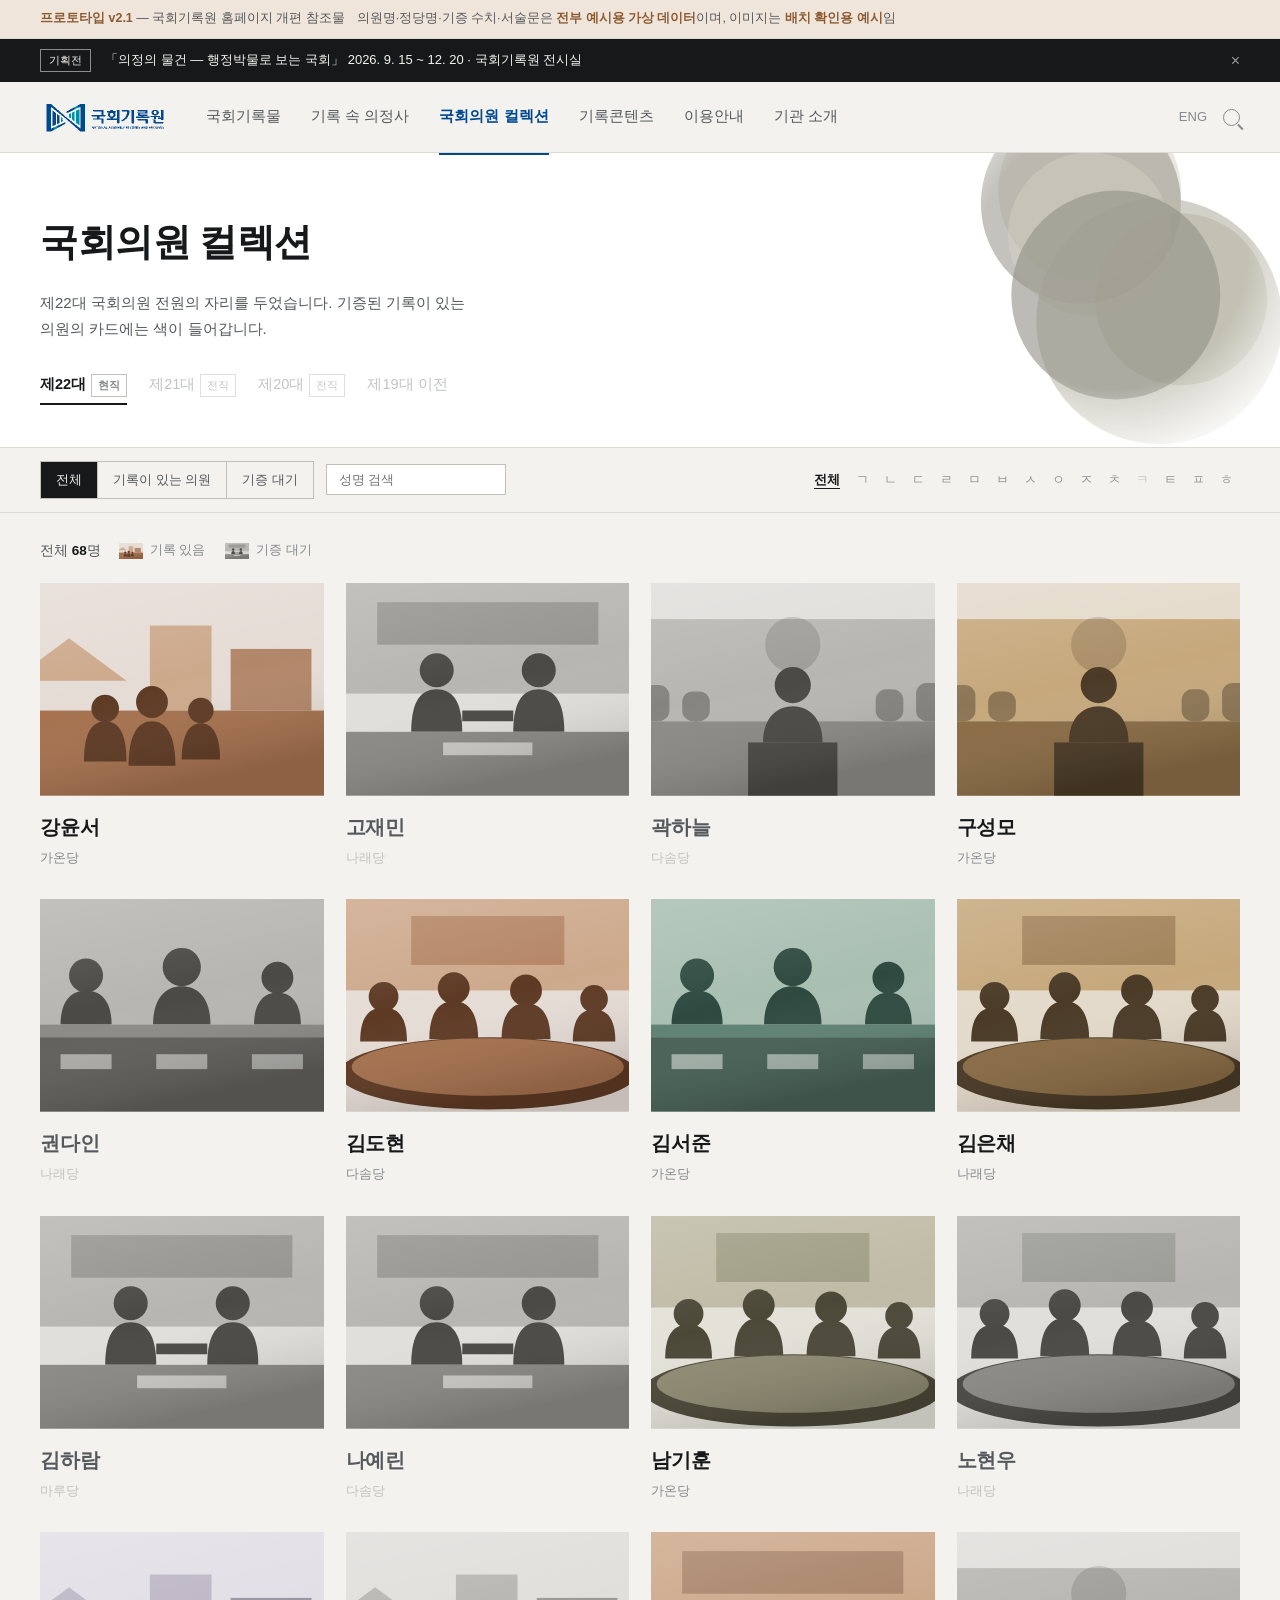
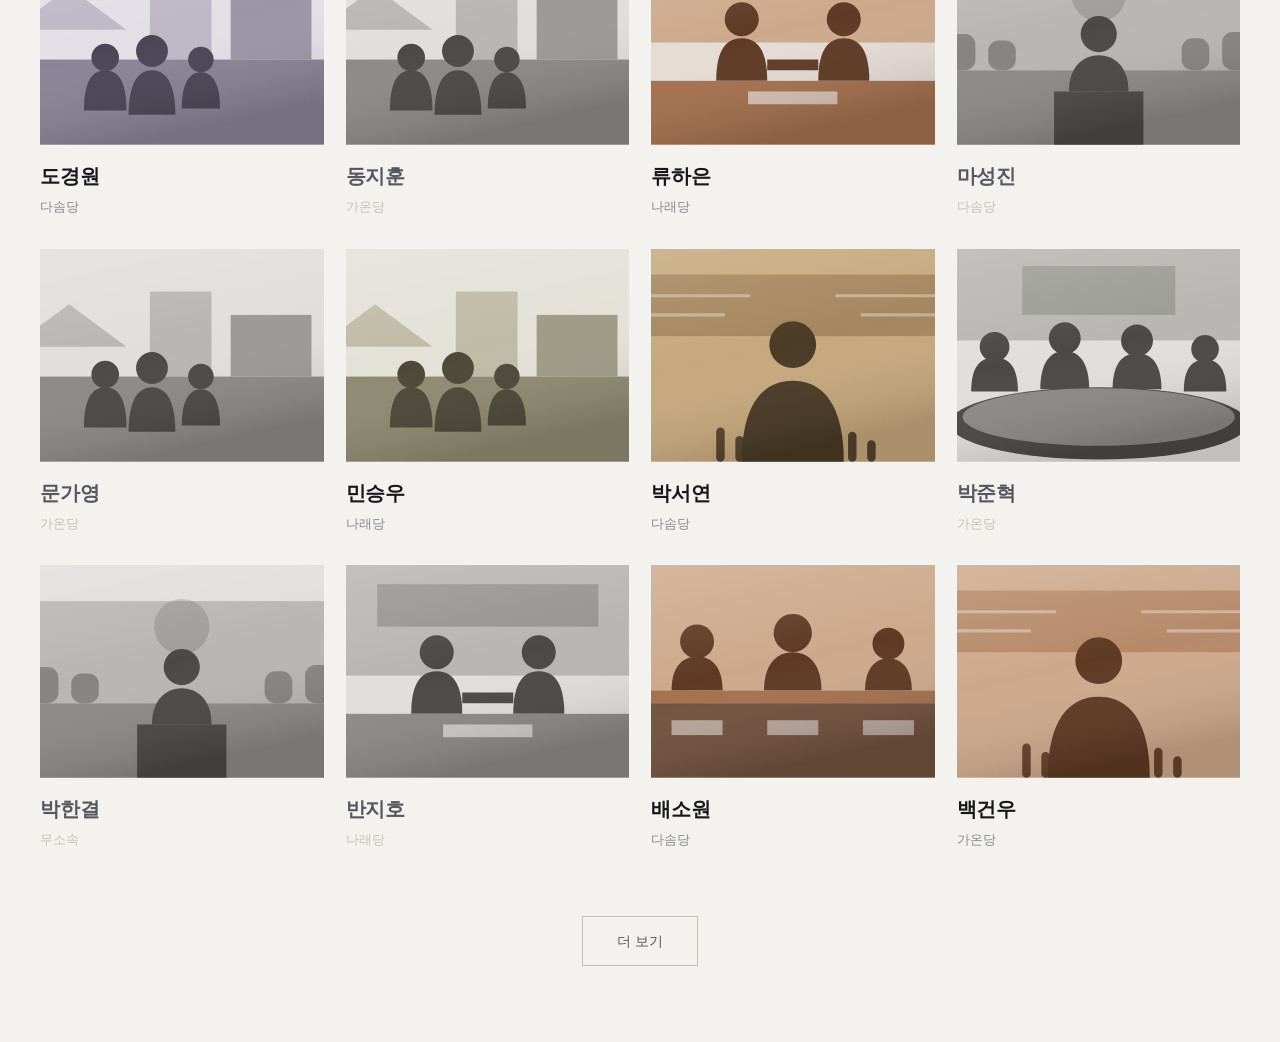
<file: collection/index.html>
<!doctype html>
<html lang="ko"><head>
<meta charset="utf-8">
<meta name="viewport" content="width=device-width,initial-scale=1">
<meta name="robots" content="noindex,nofollow,noarchive">
<meta name="googlebot" content="noindex,nofollow">
<title>국회의원 컬렉션 — 국회기록원 아카이브</title>
<link rel="icon" href="data:image/svg+xml,%3Csvg xmlns='http://www.w3.org/2000/svg' viewBox='0 0 16 16'%3E%3Ccircle cx='8' cy='8' r='7' fill='%23004890'/%3E%3C/svg%3E">
<style>:root{color-scheme:light}body{margin:0;padding:0;font:14px -apple-system,BlinkMacSystemFont,sans-serif;background:#faf9f5;color:#141413}img{max-width:100%}[hidden]:not([hidden=until-found i]){display:none!important}</style>
<script>window.NAA = {"page": "collection", "root": "../", "oh": "../records/oral-history/", "ext": false};</script>
</head><body>
<!-- 자동 생성 파일(tools/build_site.py). 고칠 때는 tools/naa_site.src.html을 고친 뒤 다시 생성함 -->

<script>document.documentElement.lang = "ko";</script>
<style>
  :root{
    --font-sans:"Pretendard","Apple SD Gothic Neo",-apple-system,BlinkMacSystemFont,
      "Malgun Gothic","맑은 고딕","Noto Sans KR","Nanum Gothic","Helvetica Neue",Arial,sans-serif;
    --font-serif:"AppleMyungjo","Apple SD Gothic Neo","Nanum Myeongjo",
      "Batang","바탕","Gungsuh","궁서",Georgia,serif;

    --paper:#F3F2EE;
    --surface:#FFFFFF;
    --surface-2:#E8E7E1;
    --ink:#17181A;
    --ink-2:#55585C;
    --ink-3:#86898D;
    --line:#DBDAD3;
    --line-2:#C2C1B9;
    --ci-navy:#004890;
    --ci-teal:#0090A8;
    --accent:#004890;
    --accent-soft:#E4EBF3;
    --copper:#8A5A33;
    --copper-soft:#F0E5DA;
    --focus:#B8892B;
    --logo-filter:none;
  }
  :root:not([data-theme="light"]){ color-scheme: light dark; }
  @media (prefers-color-scheme: dark){
    :root:not([data-theme="light"]){
      --paper:#141513; --surface:#1B1D1B; --surface-2:#252724;
      --ink:#EDEDE9; --ink-2:#B0B3AF; --ink-3:#838682; --line:#2C2E2B; --line-2:#3E413D;
      --ci-navy:#7FAEDC; --ci-teal:#5FBCCE;
      --accent:#7FAEDC; --accent-soft:#152131; --copper:#C99263; --copper-soft:#2A2018;
      --focus:#D9AE55;
      --logo-filter:brightness(1.6) saturate(1.05);
    }
  }
  :root[data-theme="dark"]{
    --paper:#141513; --surface:#1B1D1B; --surface-2:#252724;
    --ink:#EDEDE9; --ink-2:#B0B3AF; --ink-3:#838682; --line:#2C2E2B; --line-2:#3E413D;
    --ci-navy:#7FAEDC; --ci-teal:#5FBCCE;
    --accent:#7FAEDC; --accent-soft:#152131; --copper:#C99263; --copper-soft:#2A2018;
    --focus:#D9AE55; --logo-filter:brightness(1.6) saturate(1.05); color-scheme: dark;
  }

  *{box-sizing:border-box}
  body{margin:0; background:var(--paper); color:var(--ink);
    font-family:var(--font-sans); font-size:15px; line-height:1.75; -webkit-font-smoothing:antialiased}
  h1,h2,h3,h4{margin:0; text-wrap:balance; font-weight:700; letter-spacing:-.012em;
    word-break:keep-all; overflow-wrap:break-word}
  p, li, figcaption, dt, dd{word-break:keep-all; overflow-wrap:break-word}
  p{margin:0}
  button{font:inherit; color:inherit; cursor:pointer; background:none; border:none; padding:0}
  a{color:inherit}
  :focus-visible{outline:2px solid var(--focus); outline-offset:3px}
  .serif{font-family:var(--font-serif)}
  .tnum{font-variant-numeric:tabular-nums}
  .wrap{max-width:1260px; margin:0 auto; padding:0 30px}
  [hidden]{display:none !important}
  .sr{position:absolute; width:1px; height:1px; overflow:hidden; clip:rect(0 0 0 0); white-space:nowrap}
  svg.viz{display:block; width:100%; height:100%}

  /* ---------- 안내 / 배너 / 헤더 ---------- */
  .notice{background:var(--copper-soft); border-bottom:1px solid var(--line); font-size:12.5px; color:var(--ink-2)}
  .notice .wrap{display:flex; gap:12px; flex-wrap:wrap; padding-top:8px; padding-bottom:8px}
  .notice b{color:var(--copper); font-weight:600}
  .banner{background:var(--ink); color:var(--paper); font-size:13px}
  .banner .wrap{display:flex; align-items:center; gap:14px; padding-top:10px; padding-bottom:10px}
  .banner .tagb{border:1px solid rgba(255,255,255,.5); padding:1px 8px; font-size:11px; white-space:nowrap}
  .banner .close{margin-left:auto; opacity:.6; font-size:16px; line-height:1}

  .site{background:var(--paper); border-bottom:1px solid var(--line); position:sticky; top:0; z-index:40}
  .site .wrap{display:flex; align-items:center; gap:34px; height:70px}
  .brand{display:block; width:132px; height:39px; flex:none;
    background:url("[data-uri]") no-repeat left center / contain}
  .brand{filter:var(--logo-filter)}
  .nav{display:flex; gap:30px; font-size:15px; color:var(--ink-2); align-items:center}
  .nav > .m{position:relative}
  .nav > .m > button{padding:24px 0; border-bottom:2px solid transparent}
  .nav > .m > button:hover, .nav > .m:focus-within > button{color:var(--ci-navy)}
  .nav > .m > button[aria-current="true"]{color:var(--ci-navy); font-weight:600; border-bottom-color:var(--ci-navy)}
  .mega{
    position:absolute; left:50%; transform:translateX(-50%); top:100%;
    min-width:230px; background:var(--surface); border:1px solid var(--line);
    box-shadow:0 12px 28px -18px rgba(0,0,0,.35); padding:18px 22px 20px;
    opacity:0; visibility:hidden; transition:opacity .14s; z-index:50;
  }
  .nav > .m:hover .mega, .nav > .m:focus-within .mega{opacity:1; visibility:visible}
  .mega .d{font-size:12px; color:var(--ink-3); line-height:1.6; padding-bottom:12px;
    margin-bottom:12px; border-bottom:1px solid var(--line); max-width:26ch}
  .mega ul{list-style:none; margin:0; padding:0; display:flex; flex-direction:column; gap:9px}
  .mega a{font-size:13.5px; color:var(--ink-2); text-decoration:none; white-space:nowrap; display:block}
  .mega a:hover{color:var(--ci-navy); text-decoration:underline; text-underline-offset:3px}
  .mega .new{font-size:10px; color:var(--ci-teal); border:1px solid var(--ci-teal); padding:0 5px; margin-left:6px}
  .site .right{margin-left:auto; font-size:13px; color:var(--ink-3); display:flex; gap:16px; align-items:center}
  .site .right span{cursor:pointer}
  .site .right .sch{width:17px; height:17px; display:block;
    border:1.7px solid var(--ink-3); border-radius:50%; position:relative}
  .site .right .sch::after{content:""; position:absolute; right:-5px; bottom:-3px; width:7px; height:1.7px;
    background:var(--ink-3); transform:rotate(45deg)}

  /* ---------- 홈: 히어로 (겹치는 도형) ---------- */
  .hero{position:relative; overflow:hidden; border-bottom:1px solid var(--line)}
  .hero .art{position:absolute; inset:0; pointer-events:none}
  .hero .art > div, .lhead .art{
    -webkit-mask-image:radial-gradient(closest-side, #000 62%, transparent 100%);
    mask-image:radial-gradient(closest-side, #000 62%, transparent 100%);
  }
  .hero .art .a1{position:absolute; right:-8%; top:-22%; width:56%; aspect-ratio:1/1; opacity:.92}
  .hero .art .a2{position:absolute; right:30%; bottom:-30%; width:26%; aspect-ratio:1/1; opacity:.6}
  .hero .wrap{position:relative; padding-top:112px; padding-bottom:118px}
  .hero .txt{max-width:min(52%, 620px)}
  .hero h1{font-family:var(--font-serif); font-size:clamp(31px,4.2vw,54px); line-height:1.32}
  .hero .lede{margin-top:28px; color:var(--ink-2); font-size:16px}
  .hero .scrollhint{margin-top:52px; font-size:12.5px; color:var(--ink-3); letter-spacing:.08em}

  /* ---------- 홈: 섹션 공통 ---------- */
  .sec{padding:96px 0; border-bottom:1px solid var(--line)}
  .sec:nth-child(even){background:var(--surface)}
  .sec-head{display:grid; grid-template-columns:minmax(0,1fr) minmax(0,1.05fr); gap:56px;
    align-items:end; padding-bottom:34px; margin-bottom:44px; border-bottom:1px solid var(--line)}
  .sec-head .no{font-size:11.5px; letter-spacing:.24em; color:var(--ink-3); font-variant-numeric:tabular-nums}
  .sec-head h2{font-family:var(--font-serif); font-size:clamp(26px,3vw,38px); margin-top:14px; letter-spacing:-.02em}
  .sec-head .d{color:var(--ink-2); font-size:15px; max-width:44ch; padding-bottom:5px}

  /* 목록형 섹션 */
  .idxlist{list-style:none; margin:0; padding:0}
  .idxlist li{border-bottom:1px solid var(--line)}
  .idxlist li:first-child{border-top:1px solid var(--line)}
  .idxlist button, .idxlist a.idxrow{display:grid; grid-template-columns:64px minmax(150px,232px) minmax(0,1fr) auto;
    gap:24px; align-items:baseline; width:100%; text-align:left; padding:26px 6px}
  .idxlist .n{font-size:11.5px; color:var(--ink-3); font-variant-numeric:tabular-nums; letter-spacing:.1em}
  .idxlist .t{font-size:22px; font-weight:700; letter-spacing:-.01em}
  .idxlist .dd{font-size:14px; color:var(--ink-2)}
  .idxlist .go{font-size:12.5px; color:var(--ink-3); white-space:nowrap}
  .idxlist button:hover, .idxlist a.idxrow:hover{background:var(--accent-soft)}
  .idxlist button:hover .go, .idxlist a.idxrow:hover .go{color:var(--accent)}
  .idxlist button:hover .t, .idxlist a.idxrow:hover .t{text-decoration:underline; text-underline-offset:5px; text-decoration-thickness:1px}

  /* 대표 사례형 섹션 */
  .feature{position:relative}
  .feature .visual{width:64%; aspect-ratio:16/10; overflow:hidden; background:var(--surface-2)}
  .feature.rev .visual{margin-left:36%}
  .feature .panel{position:relative; z-index:2; width:47%; margin-top:-108px; margin-left:auto;
    background:var(--paper); border:1px solid var(--line); padding:32px 34px 34px}
  .sec:nth-child(even) .feature .panel{background:var(--surface)}
  .feature.rev .panel{margin-left:0; margin-right:auto}
  .feature .note{font-size:14px; color:var(--ink-2); padding-bottom:20px; margin-bottom:20px;
    border-bottom:1px solid var(--line)}
  .picks{display:flex; flex-direction:column; gap:16px}
  .pick{display:flex; gap:15px; align-items:flex-start; text-align:left; width:100%}
  .pick .th{width:82px; height:60px; flex:none; overflow:hidden; background:var(--surface-2)}
  .pick b{display:block; font-size:14.5px; font-weight:600}
  .pick span span{display:block; font-size:12.5px; color:var(--ink-3); margin-top:3px; line-height:1.55}
  .pick:hover b{text-decoration:underline; text-underline-offset:3px}
  .feature .go{margin-top:26px; font-size:13.5px; color:var(--accent);
    border-bottom:1px solid var(--line-2); padding-bottom:4px}
  .feature .go:hover{border-bottom-color:var(--accent)}

  /* 타일형 섹션 */
  .tiles{display:grid; grid-template-columns:repeat(4,1fr); gap:22px}
  .tile{text-align:left; display:block; text-decoration:none}
  .tiles-more{display:inline-block; margin-top:30px; font-size:13.5px; color:var(--accent); text-decoration:none;
    border-bottom:1px solid var(--line-2); padding-bottom:4px}
  .tiles-more:hover{border-bottom-color:var(--accent)}
  .contents-body{padding-top:44px; padding-bottom:96px}
  @media (min-width:1024px){ .tiles.n3{grid-template-columns:repeat(3,1fr)} }
  a.idxrow{text-decoration:none}
  .tile .img{display:block; aspect-ratio:4/5; overflow:hidden; background:var(--surface-2)}
  .tile .img svg{transition:transform .5s cubic-bezier(.2,.7,.3,1)}
  .tile:hover .img svg{transform:scale(1.04)}
  .tile .cap{display:block; padding-top:15px}
  .tile .cap b{display:block; font-size:18px}
  .tile .cap span{display:block; font-size:13px; color:var(--ink-3); margin-top:6px; line-height:1.6}
  .tile:hover .cap b{text-decoration:underline; text-underline-offset:4px}

  /* 기증 안내 박스 */
  .donatebox{display:flex; gap:34px; align-items:center; justify-content:space-between; flex-wrap:wrap;
    margin-top:48px; background:var(--ink); color:var(--paper); padding:40px 40px}
  .donatebox h3{font-family:var(--font-serif); font-size:23px}
  .donatebox p{margin-top:10px; opacity:.72; font-size:14px; max-width:52ch}
  .donatebox a{border:1px solid rgba(255,255,255,.45); padding:12px 26px; text-decoration:none;
    font-size:14px; white-space:nowrap}
  .donatebox a:hover{background:rgba(255,255,255,.12)}

  /* 기관 소개 섹션 */
  .about{display:grid; grid-template-columns:minmax(0,1fr) minmax(0,1.05fr); gap:56px; align-items:start}
  .about .prose p{color:var(--ink-2); font-size:15px}
  .about .prose p + p{margin-top:16px}
  .figs3{display:flex; gap:36px; flex-wrap:wrap; margin-top:32px; padding-top:26px; border-top:1px solid var(--line)}
  .figs3 div dt{font-size:12.5px; color:var(--ink-3)}
  .figs3 div dd{margin:4px 0 0; font-family:var(--font-serif); font-size:27px; font-weight:600}
  .figs3 div dd small{font-family:var(--font-sans); font-size:13px; font-weight:400; margin-left:2px}
  .newsbox .nh{display:flex; align-items:baseline; gap:16px; padding-bottom:14px; border-bottom:1px solid var(--line)}
  .newsbox .nh h3{font-family:var(--font-serif); font-size:20px}
  .newsbox .nh span{margin-left:auto; font-size:12.5px; color:var(--ink-3)}
  .newsbox ul{list-style:none; margin:0; padding:0}
  .newsbox li{border-bottom:1px solid var(--line)}
  .newsbox button{display:flex; gap:16px; align-items:baseline; width:100%; text-align:left; padding:15px 2px}
  .newsbox .d{font-size:12px; color:var(--ink-3); width:82px; flex:none; font-variant-numeric:tabular-nums}
  .newsbox .t{font-size:14.5px}
  .newsbox .c{margin-left:auto; font-size:11px; color:var(--ink-3); border:1px solid var(--line);
    padding:1px 8px; white-space:nowrap}
  .newsbox button:hover .t{text-decoration:underline; text-underline-offset:3px}

  footer.foot{border-top:1px solid var(--line); background:var(--surface); padding:0; font-size:12.5px; color:var(--ink-3)}
  .foot .links{border-bottom:1px solid var(--line)}
  .foot .links .wrap{display:flex; gap:14px; flex-wrap:wrap; padding-top:16px; padding-bottom:16px}
  .foot .links button{border:1px solid var(--line-2); padding:8px 16px; font-size:12.5px; color:var(--ink-2);
    display:flex; align-items:center; gap:26px; min-width:212px; justify-content:space-between}
  .foot .links button:hover{border-color:var(--ci-navy); color:var(--ci-navy)}
  .foot .info{padding-top:28px; padding-bottom:62px}
  .foot .info .brand{margin-bottom:16px; opacity:.85}
  .foot .info p{margin-bottom:5px; line-height:1.8}

  /* ---------- 목록 ---------- */
  .lhead{border-bottom:1px solid var(--line); background:var(--surface); position:relative; overflow:hidden}
  .lhead .art{position:absolute; right:-4%; top:-40%; width:34%; aspect-ratio:1/1; opacity:.6; pointer-events:none}
  .lhead .wrap{position:relative; padding:56px 30px 42px}
  .lhead h1{font-family:var(--font-serif); font-size:38px}
  .lhead .lede{margin-top:14px; color:var(--ink-2); max-width:52ch}
  .terms{display:flex; gap:22px; margin-top:30px; font-size:14.5px; color:var(--ink-3); flex-wrap:wrap}
  .terms button{padding-bottom:5px; border-bottom:2px solid transparent}
  .terms button[aria-selected="true"]{color:var(--ink); font-weight:600; border-bottom-color:var(--ink)}
  .terms button:disabled{cursor:default; opacity:.5}
  .terms .tag{font-size:11px; color:var(--ink-3); margin-left:5px}

  .toolbar{border-bottom:1px solid var(--line); background:var(--paper); position:sticky; top:64px; z-index:30}
  .toolbar .wrap{display:flex; align-items:center; gap:12px; padding-top:13px; padding-bottom:13px; flex-wrap:wrap}
  .seg{display:flex; border:1px solid var(--line-2)}
  .seg button{padding:7px 15px; font-size:13px; color:var(--ink-2); border-right:1px solid var(--line-2)}
  .seg button:last-child{border-right:none}
  .seg button[aria-pressed="true"]{background:var(--ink); color:var(--paper)}
  .search{border:1px solid var(--line-2); background:var(--surface); color:var(--ink); padding:7px 12px; font-size:13px; width:180px}
  .idx{display:flex; flex-wrap:wrap; margin-left:auto}
  .idx button{width:28px; padding:6px 0; font-size:13px; color:var(--ink-3)}
  .idx button:hover:not(:disabled){color:var(--accent)}
  .idx button[aria-pressed="true"]{color:var(--ink); font-weight:700; text-decoration:underline; text-underline-offset:4px}
  .idx button:disabled{color:var(--line-2); cursor:default}
  .resline{padding:26px 0 20px; font-size:13.5px; color:var(--ink-2); display:flex; gap:18px; align-items:center; flex-wrap:wrap}
  .resline b{color:var(--ink); font-weight:600}
  .resline .lg{display:flex; gap:20px; color:var(--ink-3); font-size:12.5px}
  .resline .lg span{display:flex; align-items:center; gap:7px}
  .resline .lg i{width:24px; height:16px; display:block; overflow:hidden}

  .grid{display:grid; grid-template-columns:repeat(4,1fr); gap:30px 22px; padding-bottom:64px}
  .mcard{position:relative}
  .mcard .shot{aspect-ratio:4/3; overflow:hidden; background:var(--surface-2)}
  .mcard .shot svg{transition:transform .5s cubic-bezier(.2,.7,.3,1)}
  .mcard:hover .shot svg{transform:scale(1.04)}
  .mcard h3{font-family:var(--font-serif); font-size:20px; margin-top:14px}
  .mcard .meta{font-size:12.5px; color:var(--ink-3); margin-top:3px}
  .mcard.empty h3{color:var(--ink-2)}
  .mcard.empty .meta{color:var(--line-2)}
  .mcard .cardlink{text-decoration:none}
  .mcard .cardlink::after{content:""; position:absolute; inset:0}
  .mcard:hover h3{text-decoration:underline; text-underline-offset:4px; text-decoration-thickness:1px}
  .estate{padding:80px 0; text-align:center; color:var(--ink-3)}
  .morebtn{display:flex; justify-content:center; padding-bottom:76px}
  .morebtn button{border:1px solid var(--line-2); padding:12px 34px; font-size:14px; color:var(--ink-2)}
  .morebtn button:hover{border-color:var(--ink); color:var(--ink)}

  /* ---------- 상세 ---------- */
  .backbar{border-bottom:1px solid var(--line); background:var(--paper); position:sticky; top:64px; z-index:30}
  .backbar .wrap{padding:12px 30px; display:flex; align-items:center; gap:12px}
  .backbar button{font-size:13.5px; color:var(--ink-2)}
  .backbar button:hover{color:var(--ink)}
  .backbar .sid{font-size:11.5px; color:var(--ink-3); letter-spacing:.08em; margin-left:auto}

  .dhero{background:var(--surface); border-bottom:1px solid var(--line)}
  .dhero .band{display:grid; grid-template-columns:2fr 1fr 1fr; gap:2px; aspect-ratio:21/7; max-height:400px;
    overflow:hidden; background:var(--line)}
  .dhero .band > div{overflow:hidden; background:var(--surface-2)}
  .dhero .cap{font-size:11.5px; color:var(--ink-3); max-width:1260px; margin:0 auto; padding:9px 30px 0}
  .dhero .wrap{padding:34px 30px 46px}
  .dhero .kicker{font-size:12px; letter-spacing:.16em; color:var(--ink-3)}
  .dhero h1{font-family:var(--font-serif); font-size:clamp(33px,4.6vw,52px); margin-top:12px}
  .dhero .oneline{margin-top:12px; color:var(--ink-2); font-size:14.5px}
  .share{display:flex; gap:10px; margin-top:24px}
  .share button{border:1px solid var(--line-2); padding:8px 16px; font-size:12.5px; color:var(--ink-2)}
  .share button:hover{border-color:var(--ink); color:var(--ink)}

  .article{max-width:1260px; margin:0 auto; padding:0 30px}
  .col{max-width:35em}
  .bio{margin:56px 0 0; font-size:17.5px; line-height:1.9}
  .bio p + p{margin-top:18px}
  .ledger{margin:54px 0 0; max-width:37em}
  .ledger .lh{display:flex; align-items:baseline; gap:16px; flex-wrap:wrap;
    padding-bottom:14px; border-bottom:1px solid var(--ink)}
  .ledger h2{font-family:var(--font-serif); font-size:21px}
  .ledger .sum{margin-left:auto; font-size:12.5px; color:var(--ink-3); letter-spacing:.01em}
  .ledger .tl{list-style:none; margin:0; padding:6px 0 0}
  .ledger .tl li{position:relative; display:grid; grid-template-columns:76px 1fr; gap:18px;
    padding:13px 0 13px 22px; align-items:baseline}
  .ledger .tl li::before{content:""; position:absolute; left:0; top:21px; width:7px; height:7px;
    border-radius:50%; background:var(--accent)}
  .ledger .tl li::after{content:""; position:absolute; left:3px; top:28px; bottom:-13px; width:1px; background:var(--line-2)}
  .ledger .tl li:last-child::after{display:none}
  .ledger .tl li.wip::before{background:var(--paper); border:1.5px solid var(--copper); top:19.5px; left:-1px; width:9px; height:9px}
  .ledger .ym{font-size:12.5px; color:var(--ink-3); letter-spacing:.02em}
  .ledger .tx{font-size:15px; color:var(--ink-2); line-height:1.7}
  .ledger li.wip .tx{color:var(--copper)}
  .ledger .now{margin-top:14px; margin-left:22px; font-size:12.5px; color:var(--ink-3)}

  .chapter{margin:64px 0 0; padding-top:46px; border-top:1px solid var(--line)}
  .chapter .ch-no{font-size:11.5px; letter-spacing:.2em; color:var(--ink-3); font-variant-numeric:tabular-nums}
  .chapter h2{font-family:var(--font-serif); font-size:27px; margin-top:12px; max-width:20em}
  .chapter .prose{max-width:35em; margin-top:22px; font-size:16px; line-height:1.95; color:var(--ink-2)}
  .chapter .prose p + p{margin-top:18px}

  .pull{margin:34px 0; padding:0 0 0 22px; border-left:2px solid var(--accent)}
  .pull p{font-family:var(--font-serif); font-size:20px; line-height:1.8; color:var(--ink)}
  .pull cite{display:block; font-style:normal; font-size:12.5px; color:var(--ink-3); margin-top:12px}
  figure{margin:34px 0}
  figure.wide{max-width:920px}
  figure.wide .img{aspect-ratio:16/9}
  figure .img{aspect-ratio:4/3; background:var(--surface-2); overflow:hidden; border:1px solid var(--line)}
  figure.pair{display:grid; grid-template-columns:1fr 1fr; gap:20px}
  figure.pair .img{margin:0}
  figcaption{font-size:12px; color:var(--ink-3); line-height:1.65; margin-top:10px; max-width:44em}
  figcaption b{display:block; color:var(--ink-2); font-weight:600; font-size:12.5px; margin-bottom:2px}
  figure button.openimg{display:block; width:100%; padding:0; text-align:left}
  figure button.openimg:hover .img{border-color:var(--line-2)}
  .figlink{font-size:11.5px; color:var(--accent); margin-top:4px; display:inline-block}

  .endbar{margin:74px 0 0; padding:34px 0 0; border-top:1px solid var(--line)}
  .endbar .row{display:flex; gap:20px; flex-wrap:wrap; align-items:center; justify-content:space-between}
  .endbar p{font-size:13.5px; color:var(--ink-2); max-width:44ch}
  .endbar button{border:1px solid var(--line-2); padding:11px 22px; font-size:13.5px; color:var(--ink-2)}
  .endbar button:hover{border-color:var(--ink); color:var(--ink)}
  .endbar .disclose{font-size:11.5px; color:var(--ink-3); margin-top:22px; max-width:60ch}
  .artfoot{padding-bottom:96px}
  .invite{margin:52px 0 0; padding:32px 34px; border:1px solid var(--line); border-left:2px solid var(--copper);
    background:var(--surface); max-width:40em}
  .invite h2{font-family:var(--font-serif); font-size:20px}
  .invite p{margin-top:14px; color:var(--ink-2); font-size:15px; line-height:1.9}
  .invite a{display:inline-block; margin-top:22px; background:var(--ink); color:var(--paper);
    padding:12px 26px; text-decoration:none; font-size:14px}

  /* ---------- 기록 목록 ---------- */
  .ihead{background:var(--surface); border-bottom:1px solid var(--line)}
  .ihead .wrap{padding:40px 30px}
  .ihead h1{font-family:var(--font-serif); font-size:29px}
  .ihead .sub{margin-top:10px; font-size:13.5px; color:var(--ink-3)}
  .tabs{display:flex; gap:22px; margin-top:26px; flex-wrap:wrap; font-size:13.5px; color:var(--ink-3)}
  .tabs button{padding-bottom:6px; border-bottom:2px solid transparent}
  .tabs button[aria-selected="true"]{color:var(--ink); font-weight:600; border-bottom-color:var(--ink)}
  .tabs button:disabled{cursor:default; opacity:.45}
  .tabs .n{font-variant-numeric:tabular-nums; margin-left:5px; font-size:12px}
  .tblwrap{overflow-x:auto; border:1px solid var(--line); background:var(--surface); margin:22px 0 14px}
  table.items{border-collapse:collapse; width:100%; min-width:720px; font-size:13.5px}
  .items th{text-align:left; font-size:11.5px; font-weight:600; color:var(--ink-3);
    padding:12px 16px; border-bottom:1px solid var(--line); background:var(--surface-2); white-space:nowrap}
  .items td{padding:12px 16px; border-bottom:1px solid var(--line)}
  .items tr:last-child td{border-bottom:none}
  .items .num{text-align:right; white-space:nowrap; font-variant-numeric:tabular-nums}
  .tag{display:inline-block; font-size:10.5px; border:1px solid var(--line-2); color:var(--ink-3); padding:1px 6px}
  .tag.r{border-color:var(--copper); color:var(--copper)}
  .inote{font-size:11.5px; color:var(--ink-3); line-height:1.7; padding-bottom:84px; max-width:70ch}

  /* 구술기록 연계 — 의원이 구술자인 경우에만 상세 화면에 표시 */
  .oral-link{margin:44px 0 0; max-width:40em; display:flex; gap:18px 24px; align-items:center; flex-wrap:wrap;
    border:1px solid var(--line); border-left:2px solid var(--accent); background:var(--surface); padding:20px 24px}
  .oral-link .k{font-size:11.5px; letter-spacing:.16em; color:var(--accent)}
  .oral-link .txt{flex:1 1 20em}
  .oral-link .txt b{display:block; font-family:var(--font-serif); font-size:18px; margin-top:4px}
  .oral-link .txt span{display:block; font-size:14px; color:var(--ink-2); margin-top:4px; line-height:1.7}
  .oral-link a{border:1px solid var(--accent); color:var(--accent); padding:10px 20px; font-size:13.5px; text-decoration:none; white-space:nowrap}
  .oral-link a:hover{background:var(--accent); color:var(--paper)}

  @media (max-width:1023px){
    .hero .txt{max-width:none}
    .hero .art .a2{display:none}
    .hero .art .a1{width:80%; right:-24%; top:auto; bottom:-30%; opacity:.55}
    .sec{padding:66px 0}
    .sec-head{grid-template-columns:1fr; gap:20px; align-items:start}
    .about{grid-template-columns:1fr; gap:44px}
    .tiles{grid-template-columns:repeat(2,1fr)}
    .feature .visual{width:100%}
    .feature.rev .visual{margin-left:0}
    .feature .panel{width:100%; margin-top:-44px}
    .idxlist button, .idxlist a.idxrow{grid-template-columns:44px 1fr; gap:8px 18px}
    .idxlist .dd{grid-column:2}
    .idxlist .go{grid-column:2}
    .grid{grid-template-columns:repeat(3,1fr)}
    .hero .wrap{padding-top:84px; padding-bottom:92px}
  }
  @media (max-width:767px){
    .wrap, .article, .dhero .cap{padding-left:20px; padding-right:20px}
    .site{position:static}
    .site .wrap{height:auto; padding-top:12px; padding-bottom:10px; flex-wrap:wrap; gap:12px}
    .brand{width:112px; height:33px}
    .nav{width:100%; flex-wrap:nowrap; overflow-x:auto; gap:20px; padding-bottom:2px;
      scrollbar-width:none; -ms-overflow-style:none}
    .nav::-webkit-scrollbar{display:none}
    .nav > .m > button{padding:8px 0; white-space:nowrap; font-size:14px}
    .mega{display:none}
    .foot .links button{min-width:0; flex:1 1 44%}
    .toolbar, .backbar{top:0}
    .site .right{display:none}
    .nav{gap:16px; font-size:13px}
    .grid{grid-template-columns:repeat(2,1fr); gap:24px 14px}
    .tiles{grid-template-columns:1fr; gap:26px}
    .donatebox{padding:28px 24px}
    .idx{margin-left:0}
    .dhero .band{grid-template-columns:1fr; aspect-ratio:16/9}
    .dhero .band > div:nth-child(n+2){display:none}
    .figure.pair, figure.pair{grid-template-columns:1fr}
    .bio{font-size:16px}
    .ledger, .invite{padding:24px 22px}
  }
  @media (max-width:479px){ .grid{grid-template-columns:1fr} }
  @media (prefers-reduced-motion: reduce){ *{transition:none !important} }
</style>

<div class="notice">
  <div class="wrap">
    <span><b>프로토타입 v2.1</b> — 국회기록원 홈페이지 개편 참조물</span>
    <span>의원명·정당명·기증 수치·서술문은 <b>전부 예시용 가상 데이터</b>이며, 이미지는 <b>배치 확인용 예시</b>임</span>
  </div>
</div>

<div class="banner">
  <div class="wrap">
    <span class="tagb">기획전</span>
    <span>「의정의 물건 ― 행정박물로 보는 국회」 2026. 9. 15 ~ 12. 20 · 국회기록원 전시실</span>
    <button class="close" aria-label="배너 닫기">×</button>
  </div>
</div>

<header class="site">
  <div class="wrap">
    <a class="brand" href="../" data-go="home" aria-label="국회기록원 메인화면 바로가기"></a>
    <nav class="nav" aria-label="주요 메뉴">
      <div class="m">
        <button type="button">국회기록물</button>
        <div class="mega">
          <p class="d">대한민국 의정사의 흐름과 민주주의 발전을 보여주는 국회의 기록유산</p>
          <ul><li><a href="#">일반문서</a></li><li><a href="../records/oral-history/">구술기록</a></li><li><a href="#">국회간행물</a></li>
              <li><a href="#">국회특별위원회 기록</a></li></ul>
        </div>
      </div>
      <div class="m">
        <button type="button">기록 속 의정사</button>
        <div class="mega">
          <p class="d">의회 민주주의 발전과 함께한 국회의 여정</p>
          <ul><li><a href="#">국회연표</a></li><li><a href="#">임시의정원</a></li>
              <li><a href="#">12.3 비상계엄</a></li></ul>
        </div>
      </div>
      <div class="m">
        <button type="button" id="nav-collection">국회의원 컬렉션</button>
        <div class="mega">
          <p class="d">한 사람이 남긴 기록으로 읽는 의정활동</p>
          <ul><li><a href="../collection/" data-go="list">제22대 국회의원<span class="new">신설</span></a></li>
              <li><a href="#">제21대 이하 국회의원</a></li>
              <li><a href="#">의장단 컬렉션</a></li>
              <li><a href="#">기록물 기증 안내</a></li></ul>
        </div>
      </div>
      <div class="m">
        <button type="button">기록콘텐츠</button>
        <div class="mega">
          <p class="d">다양한 주제와 유형의 컬렉션으로 살펴 보는 의정사</p>
          <ul><li><a href="#">국회의장 선물</a></li>
              <li><a href="#">기록물 큐레이션</a></li><li><a href="#">디지털 전시</a></li></ul>
        </div>
      </div>
      <div class="m">
        <button type="button">이용안내</button>
        <div class="mega">
          <p class="d">국회기록의 이용을 위한 열린 기록 서비스</p>
          <ul><li><a href="#">기록물 열람</a></li><li><a href="#">기록물 기증</a></li>
              <li><a href="#">정보공개</a></li></ul>
        </div>
      </div>
      <div class="m">
        <button type="button">기관 소개</button>
        <div class="mega">
          <p class="d">대한민국 의정사가 살아 숨쉬는 곳</p>
          <ul><li><a href="#">기관 소개</a></li><li><a href="#">소식</a></li>
              <li><a href="#">현황 및 자료</a></li></ul>
        </div>
      </div>
    </nav>
    <div class="right"><span>ENG</span><span class="sch" role="img" aria-label="통합검색"></span></div>
  </div>
</header>

<!-- ================= SC-00 홈 ================= -->
<main id="view-home">
  <section class="hero">
    <div class="art" aria-hidden="true">
      <div class="a1" id="art1"></div>
      <div class="a2" id="art2"></div>
    </div>
    <div class="wrap">
      <div class="txt">
        <h1>남겨진 것으로<br>의회를 다시 읽습니다</h1>
        <p class="lede">국회기록원은 의정활동의 자취를 모아 컬렉션으로 엮습니다. 문서와 사진, 목소리와 물건이 함께 한 시대의 국회를 이룹니다.</p>
        <p class="scrollhint">아래로 내려 컬렉션을 둘러보세요 ↓</p>
      </div>
    </div>
  </section>

  <div id="sections"></div>

  <footer class="foot">
    <div class="links">
      <div class="wrap">
        <button type="button">기관 홈페이지 <span>▾</span></button>
        <button type="button">위원회 홈페이지 <span>▾</span></button>
        <button type="button">기타 홈페이지 <span>▾</span></button>
        <button type="button">국회정보시스템 <span>▾</span></button>
      </div>
    </div>
    <div class="wrap info">
      <span class="brand" aria-hidden="true"></span>
      <p>(07233) 서울시 영등포구 의사당대로1 (여의도동) 국회기록원</p>
      <p>시스템 문의 : webnaa@assembly.go.kr</p>
      <p>Copyright ⓒ National Assembly Records and Archives. All rights reserved.</p>
      <p style="margin-top:12px">컬렉션에 표시되는 기증 현황은 기록관리시스템에 등록된 값이며 매월 갱신합니다.</p>
    </div>
  </footer>
</main>

<!-- ================= SC-01 목록 ================= -->
<main id="view-list" hidden>
  <section class="lhead">
    <div class="art" id="art3" aria-hidden="true"></div>
    <div class="wrap">
      <h1 class="serif">국회의원 컬렉션</h1>
      <p class="lede">제22대 국회의원 전원의 자리를 두었습니다. 기증된 기록이 있는 의원의 카드에는 색이 들어갑니다.</p>
      <div class="terms" role="tablist" aria-label="대수 선택">
        <button role="tab" aria-selected="true">제22대<span class="tag">현직</span></button>
        <button role="tab" aria-selected="false" disabled>제21대<span class="tag">전직</span></button>
        <button role="tab" aria-selected="false" disabled>제20대<span class="tag">전직</span></button>
        <button role="tab" aria-selected="false" disabled>제19대 이전</button>
      </div>
    </div>
  </section>

  <section class="toolbar">
    <div class="wrap">
      <div class="seg" role="group" aria-label="기증 여부">
        <button data-f="all" aria-pressed="true">전체</button>
        <button data-f="has" aria-pressed="false">기록이 있는 의원</button>
        <button data-f="none" aria-pressed="false">기증 대기</button>
      </div>
      <label class="sr" for="q">성명 검색</label>
      <input class="search" id="q" type="search" placeholder="성명 검색" autocomplete="off">
      <div class="idx" id="idx"></div>
    </div>
  </section>

  <div class="wrap">
    <div class="resline">
      <span id="rescount" aria-live="polite">전체 <b>0</b>명</span>
      <span class="lg">
        <span><i id="lg-color"></i>기록 있음</span>
        <span><i id="lg-gray"></i>기증 대기</span>
      </span>
    </div>
    <div class="grid" id="grid"></div>
    <div class="estate" id="empty" hidden>조건에 맞는 의원이 없습니다.</div>
    <div class="morebtn" id="morewrap"><button id="more">더 보기</button></div>
  </div>
</main>

<!-- ================= SC-02 의원 컬렉션 ================= -->
<main id="view-detail" hidden>
  <div class="backbar">
    <div class="wrap">
      <button id="back">← 국회의원 컬렉션</button>
      <span class="sid">SC-02 · 의원 컬렉션</span>
    </div>
  </div>
  <div id="detail"></div>
</main>

<!-- ================= SC-04 국회기록물 ================= -->
<main id="view-records" hidden>
  <section class="lhead">
    <div class="art" id="art5" aria-hidden="true"></div>
    <div class="wrap">
      <h1 class="serif">국회기록물</h1>
      <p class="lede">대한민국 의정사의 흐름과 민주주의 발전을 보여주는 국회의 기록유산</p>
    </div>
  </section>
  <div class="wrap contents-body"><div id="records-list"></div></div>
</main>

<!-- ================= SC-03 기록콘텐츠 ================= -->
<main id="view-contents" hidden>
  <section class="lhead">
    <div class="art" id="art4" aria-hidden="true"></div>
    <div class="wrap">
      <h1 class="serif">기록콘텐츠</h1>
      <p class="lede">다양한 주제와 유형의 컬렉션으로 살펴 보는 의정사</p>
    </div>
  </section>
  <div class="wrap contents-body"><div id="contents-tiles"></div></div>
</main>

<!-- ================= SC-02-1 기록 전체 목록 ================= -->
<main id="view-items" hidden>
  <div class="backbar">
    <div class="wrap">
      <button id="iback">← 컬렉션으로</button>
      <span class="sid">SC-02-1 · 기록 목록</span>
    </div>
  </div>
  <div id="items-body"></div>
</main>

<script>
(function(){
  "use strict";

  /* 화면 구성 — single: 한 파일 안에서 모든 화면을 전환함(claude.ai 시연본)
     home·collection·records·contents: 사이트 계층(첫 화면 / 국회의원 컬렉션 / 국회기록물 / 기록콘텐츠)별 페이지. tools/build_site.py가 지정함 */
  var NAA = window.NAA || { page:"single", root:"", oh:"https://yimjhkr68.github.io/naa-prototype/records/oral-history/", ext:true };
  var EXT = NAA.ext ? ' target="_blank" rel="noopener"' : '';
  var LOCAL = { single:["home","list","detail","items","records","contents"], home:["home"],
                collection:["list","detail","items"], records:["records"], contents:["contents"] }[NAA.page];
  function pageURL(p, hash){
    if (NAA.page === "single") return "#" + (hash || "");
    return NAA.root + (p === "home" ? "" : p + "/") + (hash ? "#" + hash : "");
  }

  var TYPES = [
    {c:"DOC", n:"문서"},   {c:"PHO", n:"사진"},   {c:"MOV", n:"영상"},
    {c:"AUD", n:"음성"},   {c:"PUB", n:"간행물"}, {c:"ADM", n:"행정박물"}
  ];
  var TYPE_NAME = {}; TYPES.forEach(function(t){ TYPE_NAME[t.c] = t.n; });
  var PARTIES = ["가온당","나래당","다솜당","마루당","무소속"];
  var CHO = ["ㄱ","ㄴ","ㄷ","ㄹ","ㅁ","ㅂ","ㅅ","ㅇ","ㅈ","ㅊ","ㅋ","ㅌ","ㅍ","ㅎ"];
  var CHO_TABLE = ["ㄱ","ㄲ","ㄴ","ㄷ","ㄸ","ㄹ","ㅁ","ㅂ","ㅃ","ㅅ","ㅆ","ㅇ","ㅈ","ㅉ","ㅊ","ㅋ","ㅌ","ㅍ","ㅎ"];
  var CHO_FOLD = {"ㄲ":"ㄱ","ㄸ":"ㄷ","ㅃ":"ㅂ","ㅆ":"ㅅ","ㅉ":"ㅈ"};

  function initials(s){
    var o = "";
    for (var i=0;i<s.length;i++){
      var c = s.charCodeAt(i) - 0xAC00;
      o += (c >= 0 && c <= 11171) ? CHO_TABLE[Math.floor(c/588)] : s[i];
    }
    return o;
  }
  function firstInitial(n){ var c = initials(n)[0]; return CHO_FOLD[c] || c; }
  function fmt(n){ return n.toLocaleString("ko-KR"); }
  function pad(n){ return String(n).padStart(2,"0"); }
  function seedOf(s){
    var h = 2166136261;
    for (var i=0;i<s.length;i++){ h ^= s.charCodeAt(i); h = Math.imul(h, 16777619); }
    return h >>> 0;
  }
  /* 우리말 조사 — 앞 글자의 받침에 따라 골라 씀 */
  function jong(w){
    if (!w) return false;
    var c = w.charCodeAt(w.length-1) - 0xAC00;
    if (c < 0 || c > 11171) return false;
    return (c % 28) !== 0;
  }
  function eun(w){ return w + (jong(w) ? "은" : "는"); }
  function eul(w){ return w + (jong(w) ? "을" : "를"); }
  function wa(w){ return w + (jong(w) ? "과" : "와"); }
  function euro(w){
    if (!w) return w;
    var c = w.charCodeAt(w.length-1) - 0xAC00;
    var t = (c >= 0 && c <= 11171) ? c % 28 : 0;
    return w + (t === 0 || t === 8 ? "로" : "으로");
  }
  /* 유형 두 개까지만 우리말로 잇고, 그 이상은 '등'으로 줄임 */
  function joinTypes(list){
    var n = list.map(function(c){ return TYPE_NAME[c]; });
    if (!n.length) return "";
    if (n.length === 1) return n[0];
    if (n.length === 2) return wa(n[0]) + " " + n[1];
    return n.slice(0,3).join("·") + " 등";
  }
  var ORD_KO = ["","첫","두 번째","세 번째","네 번째","다섯 번째","여섯 번째","일곱 번째","여덟 번째","아홉 번째","열 번째"];

  function intakeText(b,d){
    var p = [];
    if (b) p.push("상자 " + fmt(b) + "개");
    if (d) p.push("이동저장장치 " + fmt(d) + "개");
    return p.join(", ");
  }

  var RAW = [
    ["강윤서",0,0,"서울",3,"운영위원회",                        5,1,1,2140,"DOC,PHO,PUB,ADM,MOV","2026-08-18",78,64],
    ["고재민",1,0,"부산",1,"보건복지위원회",                    0,0,0,0,"",null,0,0],
    ["곽하늘",2,1,"",1,"여성가족위원회",                        0,0,1,0,"",null,0,0],
    ["구성모",0,0,"경기",2,"국토교통위원회",                    2,0,1,312,"DOC,PHO","2026-07-02",41,55],
    ["권다인",1,0,"대구",1,"교육위원회",                        0,0,0,0,"",null,0,0],
    ["김도현",2,0,"광주",4,"법제사법위원회",                    7,2,1,5820,"DOC,PHO,MOV,PUB,ADM,AUD","2026-06-11",83,58],
    ["김서준",0,1,"",1,"정무위원회",                            1,1,0,840,"DOC,PUB","2026-08-25",22,0],
    ["김은채",1,0,"인천",2,"환경노동위원회",                    3,0,0,176,"DOC,PHO,ADM","2026-05-20",37,61],
    ["나예린",2,0,"충남",1,"농림축산식품해양수산위원회",        0,0,0,0,"",null,0,0],
    ["남기훈",0,0,"경북",3,"국방위원회",                        4,0,0,1480,"DOC,PHO,PUB","2026-03-09",69,72],
    ["노현우",1,1,"",1,"과학기술정보방송통신위원회",            0,0,0,0,"",null,0,0],
    ["도경원",2,0,"전북",2,"기획재정위원회",                    2,2,0,620,"DOC,PHO,AUD","2026-08-07",15,0],
    ["동지훈",0,0,"강원",1,"행정안전위원회",                    0,0,0,0,"",null,0,0],
    ["류하은",1,0,"경기",2,"문화체육관광위원회",                3,1,1,254,"DOC,PHO,MOV","2026-04-14",52,66],
    ["마성진",2,1,"",1,"정보위원회",                            0,0,0,0,"",null,0,0],
    ["문가영",0,0,"서울",1,"교육위원회",                        0,0,1,0,"",null,0,0],
    ["민승우",1,0,"부산",3,"산업통상자원중소벤처기업위원회",    6,0,0,3260,"DOC,PHO,PUB,ADM","2026-02-26",74,49],
    ["박서연",2,0,"대전",2,"보건복지위원회",                    4,1,1,1120,"DOC,PHO,MOV,PUB","2026-07-30",61,70],
    ["박준혁",0,0,"경남",1,"국토교통위원회",                    0,0,0,0,"",null,0,0],
    ["반지호",1,1,"",1,"환경노동위원회",                        0,0,0,0,"",null,0,0],
    ["배소원",2,0,"울산",2,"운영위원회",                        2,0,1,88,"DOC,ADM","2026-06-03",28,80],
    ["백건우",0,0,"충북",4,"법제사법위원회",                    6,0,0,4410,"DOC,PHO,MOV,PUB,ADM","2026-01-19",80,53],
    ["변시온",1,0,"제주",1,"농림축산식품해양수산위원회",        0,0,0,0,"",null,0,0],
    ["서지안",2,0,"서울",2,"정무위원회",                        1,1,1,470,"DOC,PUB,AUD","2026-08-21",18,0],
    ["석민재",0,1,"",1,"국방위원회",                            0,0,0,0,"",null,0,0],
    ["성우진",1,0,"경기",3,"기획재정위원회",                    5,0,1,2680,"DOC,PHO,PUB,AUD","2026-05-08",88,67],
    ["손예린",2,0,"전남",1,"여성가족위원회",                    0,0,1,0,"",null,0,0],
    ["송하람",0,0,"대구",2,"과학기술정보방송통신위원회",        2,0,0,142,"DOC,PHO","2026-07-16",44,74],
    ["신도윤",1,0,"인천",1,"행정안전위원회",                    0,0,0,0,"",null,0,0],
    ["심유나",2,1,"",1,"문화체육관광위원회",                    2,2,0,930,"DOC,PHO,MOV","2026-08-28",12,0],
    ["안태경",0,0,"서울",5,"외교통일위원회",                    9,1,1,7240,"DOC,PHO,MOV,PUB,ADM,AUD","2026-04-02",91,62],
    ["양시현",1,0,"부산",1,"교육위원회",                        0,0,0,0,"",null,0,0],
    ["엄지원",2,0,"경기",2,"보건복지위원회",                    3,0,0,206,"DOC,PHO,PUB","2026-03-27",39,58],
    ["여준서",0,1,"",1,"산업통상자원중소벤처기업위원회",        0,0,0,0,"",null,0,0],
    ["오세람",1,0,"광주",3,"운영위원회",                        4,0,1,1960,"DOC,PHO,ADM,PUB","2026-06-24",72,65],
    ["원지후",2,0,"강원",1,"국토교통위원회",                    0,0,1,0,"",null,0,0],
    ["유가온",0,0,"충남",2,"환경노동위원회",                    2,1,0,530,"DOC,PHO","2026-08-14",25,0],
    ["윤소망",1,1,"",1,"정보위원회",                            0,0,0,0,"",null,0,0],
    ["이도경",2,0,"서울",4,"법제사법위원회",                    6,1,0,3940,"DOC,PHO,MOV,PUB,ADM","2026-02-11",77,51],
    ["이한별",0,0,"경남",1,"농림축산식품해양수산위원회",        0,0,0,0,"",null,0,0],
    ["임재하",1,0,"전북",2,"기획재정위원회",                    3,0,1,364,"DOC,PUB,AUD","2026-05-30",57,69],
    ["장미르",2,0,"대전",1,"교육위원회",                        0,0,0,0,"",null,0,0],
    ["전유겸",0,1,"",2,"외교통일위원회",                        4,0,0,1340,"DOC,PHO,PUB","2026-07-09",66,73],
    ["정하윤",1,0,"경기",3,"보건복지위원회",                    5,1,1,2470,"DOC,PHO,MOV,ADM","2026-08-05",85,60],
    ["조은결",2,0,"울산",1,"국방위원회",                        0,0,0,0,"",null,0,0],
    ["주현서",0,0,"경북",2,"행정안전위원회",                    2,0,0,118,"DOC,PHO","2026-04-22",33,77],
    ["지새힘",1,1,"",1,"여성가족위원회",                        0,0,1,0,"",null,0,0],
    ["진예본",2,0,"충북",1,"문화체육관광위원회",                0,0,0,0,"",null,0,0],
    ["차연우",0,0,"서울",2,"정무위원회",                        2,2,1,710,"DOC,PHO,AUD","2026-08-23",20,0],
    ["채민율",1,0,"부산",1,"과학기술정보방송통신위원회",        0,0,0,0,"",null,0,0],
    ["천보름",2,0,"제주",3,"산업통상자원중소벤처기업위원회",    4,0,0,1680,"DOC,PHO,PUB,ADM","2026-03-15",70,56],
    ["최다올",0,0,"전남",1,"운영위원회",                        0,0,0,0,"",null,0,0],
    ["탁유신",1,1,"",1,"국토교통위원회",                        0,0,0,0,"",null,0,0],
    ["태윤결",2,0,"경기",2,"환경노동위원회",                    2,0,1,92,"DOC,ADM","2026-06-18",30,82],
    ["표시우",0,0,"인천",1,"교육위원회",                        0,0,0,0,"",null,0,0],
    ["피현조",1,0,"대구",1,"보건복지위원회",                    0,0,1,0,"",null,0,0],
    ["하늘찬",2,0,"광주",2,"법제사법위원회",                    3,0,1,228,"DOC,PHO,MOV","2026-05-12",48,63],
    ["한겨울",0,1,"",1,"기획재정위원회",                        0,0,0,0,"",null,0,0],
    ["함소리",1,0,"강원",3,"농림축산식품해양수산위원회",        5,0,0,2050,"DOC,PHO,PUB,ADM,MOV","2026-07-25",76,59],
    ["허도담",2,0,"경남",1,"국방위원회",                        0,0,0,0,"",null,0,0],
    ["현지오",0,0,"충남",2,"외교통일위원회",                    1,1,0,395,"DOC,PUB","2026-08-16",16,0],
    ["홍마루",1,0,"서울",4,"운영위원회",                        7,0,1,4980,"DOC,PHO,MOV,PUB,ADM,AUD","2026-06-30",86,55],
    ["황가람",2,1,"",1,"정보위원회",                            0,0,0,0,"",null,0,0],
    ["김하람",3,0,"경기",1,"행정안전위원회",                    0,0,0,0,"",null,0,0],
    ["이서우",3,0,"부산",2,"문화체육관광위원회",                2,0,0,164,"DOC,PHO","2026-04-08",42,71],
    ["박한결",4,0,"서울",1,"국토교통위원회",                    0,0,0,0,"",null,0,0],
    ["정슬아",3,1,"",1,"교육위원회",                            0,0,1,0,"",null,0,0],
    ["오다인",4,0,"전북",2,"보건복지위원회",                    3,0,0,980,"DOC,PHO,PUB","2026-07-21",64,68]
  ];

  /* 구술기록 연계 — 의원이 구술자이면 구술콘텐츠(구술자 카드)로 연결함.
     키는 의원 식별자(member_id), 값은 구술기록의 구술자 식별자. 인명 사전의 같은 인물 식별자로 잇는 구조임 */
  var ORAL_BASE = NAA.oh + "#/narrator/";
  var ORAL = {
    "22-000001": { narrator:"n10", ready:true,  note:"기증을 결심한 이유와 질의서 초안, 골목에서 찍은 사진에 관해 직접 이야기한 구술입니다." },
    "22-000031": { narrator:"n11", ready:false, note:"채록을 마치고 정리하고 있습니다. 채록 정보와 요약은 구술자 카드에서 볼 수 있습니다." }
  };

  var DISTRICT_NO = ["갑","을","병"];
  var TODAY = new Date("2026-08-31");

  /* 총 건수를 유형별로 배분 */
  function splitCount(total, parts, weights){
    var wsum = weights.reduce(function(a,b){ return a+b; }, 0);
    var out = weights.map(function(w){ return Math.max(1, Math.round(total * w / wsum)); });
    out[0] += total - out.reduce(function(a,b){ return a+b; }, 0);
    if (out[0] < 1){ out[0] = 1; }
    return out;
  }

  /* 기증 회차 생성
     인수 시점에는 상자·이동저장장치 개수만 확정되고,
     정리·기술이 끝난 회차에만 유형별 건수가 확정됨 */
  function buildRounds(m){
    if (!m.roundCount) return [];
    var last = new Date(m.latest);
    var seed = m.name.charCodeAt(0);
    /* 임기 시작 다음 달부터 최근 기증일 사이에 회차를 고르게 배치함 */
    var START = new Date("2024-06-15");
    var span = (last.getFullYear() - START.getFullYear()) * 12 + (last.getMonth() - START.getMonth());
    var rounds = [], arrangedIdx = [];
    for (var i=0;i<m.roundCount;i++){
      var seq = m.roundCount - i;                    // 최근 회차부터 역산
      var d;
      if (m.roundCount === 1){ d = new Date(last); }
      else {
        d = new Date(START);
        var off = Math.round(span * (seq - 1) / (m.roundCount - 1));
        d.setMonth(d.getMonth() + off);
        if (seq === m.roundCount) d = new Date(last);
      }
      var arranged = (i >= m.unarranged);            // 최근 unarranged개 회차가 미정리
      var nt = m.types.length;
      var tcount = nt <= 2 ? nt : (2 + (seq % Math.max(1, nt - 1)));
      rounds.push({
        seq: seq,
        date: d.getFullYear() + "-" + pad(d.getMonth()+1) + "-" + pad(d.getDate()),
        types: (function(){ var k = seq % Math.max(1, nt);
          return m.types.slice(k).concat(m.types.slice(0, k)).slice(0, tcount); })(),
        arranged: arranged,
        count: null,   // 정리 완료 전에는 건수 미확정
        boxes: 0,
        devices: 0
      });
      if (arranged) arrangedIdx.push(i);
    }
    /* 확정 건수는 정리 완료 회차에만 배분함 */
    if (arrangedIdx.length){
      var w = arrangedIdx.map(function(idx){ return 1 + ((idx*7 + seed) % 5); });
      var counts = splitCount(m.count, arrangedIdx.length, w);
      arrangedIdx.forEach(function(idx, k){ rounds[idx].count = counts[k]; });
    }
    /* 인수 단위 — 정리 완료분은 실제 인수 상자 수, 미정리분은 인수 당시 수량 */
    rounds.forEach(function(r, i){
      r.boxes = r.arranged ? Math.max(1, Math.ceil(r.count / 130))
                           : 3 + ((r.seq + seed) % 12);
      r.devices = ((r.seq + i + seed) % 3 === 0) ? 1 + (r.seq % 3) : 0;
    });
    return rounds.sort(function(a,b){ return b.seq - a.seq; });
  }

  var TITLES = {
    DOC:["의정활동 서류철","상임위원회 질의자료","법률안 검토 문건","의원실 업무일지","지역 민원 처리 문서","정책 연구 메모","서한철"],
    PHO:["의정활동 사진","지역 현장 방문 사진","본회의 활동 사진","해외 시찰 사진첩","의정보고회 사진"],
    MOV:["본회의 발언 영상","국정감사 질의 영상","의정보고회 영상","정책 홍보 영상"],
    AUD:["지역 간담회 녹음","라디오 인터뷰 음원","정책 토론회 녹음"],
    PUB:["의정보고서","국정감사 정책자료집","정책토론회 자료집","저서 및 기고문","입법 백서"],
    ADM:["의원 명패","위촉장·표창","기념패","현판 및 기념품","의사봉"]
  };

  /* 정리 완료분에 대해서만 기록물철 목록을 생성함
     공개 수준은 정리 후 의원실 목록 검토를 거쳐 확정되는 값임 */
  function buildItems(m){
    var done = m.rounds.filter(function(r){ return r.arranged; });
    if (!m.count || !done.length) return [];
    var owned = TYPES.filter(function(t){ return m.types.indexOf(t.c) > -1; });
    var weights = [0.44,0.26,0.08,0.04,0.12,0.06].filter(function(_,i){
      return m.types.indexOf(TYPES[i].c) > -1;
    });
    var typeCounts = splitCount(m.count, owned.length, weights);
    var seed = m.name.charCodeAt(0);
    var items = [];
    owned.forEach(function(t, ti){
      var qty = typeCounts[ti];
      var k = qty >= 500 ? 5 : qty >= 100 ? 4 : qty >= 20 ? 3 : 2;
      k = Math.min(k, TITLES[t.c].length);
      var rowW = [];
      for (var i=0;i<k;i++) rowW.push(3 + ((i * 3 + seed + ti) % 6));
      var rowCounts = splitCount(qty, k, rowW);
      for (var i=0;i<k;i++){
        var rd = done[(i + ti) % done.length];
        var n = (i + ti + seed) % 8;
        items.push({
          title: m.name + " 의원 " + TITLES[t.c][i],
          type: t.c,
          year: String(Math.max(2024, parseInt(rd.date.slice(0,4),10) - ((i + ti) % 2))),
          qty: rowCounts[i],
          round: rd.seq,
          level: n === 7 ? "HIDDEN" : (n === 3 ? "RESTRICTED" : "OPEN")
        });
      }
    });
    return items;
  }





  var DATA = RAW.map(function(r, i){
    var types = r[10] ? r[10].split(",") : [];
    var m = {
      id: "22-" + String(i+1).padStart(6,"0"),
      name: r[0], initial: firstInitial(r[0]), init: initials(r[0]),
      party: PARTIES[r[1]],
      dType: r[2] === 1 ? "비례대표" : "지역구",
      district: r[2] === 1 ? "비례대표" : (r[3] + " " + r[0].charAt(0) + "○구" + ["갑","을","병"][i % 3]),
      region: r[2] === 1 ? "" : r[3],
      terms: r[4],
      termLabel: r[4] === 1 ? "초선" : (r[4] === 2 ? "재선" : r[4] + "선"),
      committee: r[5],
      roundCount: r[6], unarranged: r[7], ongoing: r[8] === 1,
      count: r[9], types: types, latest: r[11], digitized: r[12]
    };
    var arranged = Math.max(0, m.roundCount - m.unarranged);
    m.rounds = buildRounds(m);
    m.first = m.rounds.length ? m.rounds[m.rounds.length-1].date : null;
    m.count = arranged > 0 ? m.count : 0;
    var pend = m.rounds.filter(function(x){ return !x.arranged; });
    m.pendingBoxes = pend.reduce(function(a,x){ return a + x.boxes; }, 0);
    m.pendingDevices = pend.reduce(function(a,x){ return a + x.devices; }, 0);
    m.items = buildItems(m);
    m.typeCounts = {};
    m.items.forEach(function(it){ m.typeCounts[it.type] = (m.typeCounts[it.type]||0) + it.qty; });
    m.listedItems = m.items.filter(function(it){ return it.level !== "HIDDEN"; });
    m.hasRecords = m.roundCount > 0;
    /* 활동 서술(상세 기술) 대상 기준 — 정리 완료 500건 이상 */
    m.hasStory = m.count >= 500;
    m.seed = seedOf(m.name);
    return m;
  });

  /* ============================================================
     예시 이미지
     저채도 계열로만 구성함. 특정 정당의 상징색을 연상시키지 않기 위함
     ============================================================ */
  var PAL = [
    ["#E4DACB","#C6A87C","#8A6C45","#4A3A26"],  /* 황토·세피아 */
    ["#DCE3DD","#A9BFB2","#5F8274","#2E4A40"],  /* 청록·올리브 */
    ["#E6DCD6","#CDA98C","#A5714E","#5E3A24"],
    ["#E2E0E6","#BEB8C6","#8A8296","#4B4455"],  /* 회보라 */
    ["#E3E1D8","#BFBBA6","#8E8A72","#4B4838"],  /* 카키 */
    ["#E0E4E6","#B4C0C4","#7E8D93","#3E4B50"]   /* 회청 */
  ];
  var GRAY = ["#E0DFDC","#B7B6B2","#8B8A86","#4A4946"];

  var gid = 0;
  function uid(){ return "g" + (gid++); }

  /* --- 겹치는 도형 구성 (홈 비주얼) --- */
  function abstractSVG(seed, palIdx, dense, contained){
    var c = PAL[palIdx % PAL.length];
    var s = seed, out = "";
    function rnd(max){ s = (s * 1103515245 + 12345) >>> 0; return s % max; }
    var n = dense ? 9 : 6;
    for (var i=0;i<n;i++){
      var col = c[1 + (i % 3)];
      var op = (0.4 + (rnd(35) / 100)).toFixed(2);
      var kind = rnd(4);
      /* contained: 도형이 화면 안에 온전히 들어오게 하여 사각 잘림이 보이지 않게 함 */
      var cx = contained ? 130 + rnd(140) : 40 + rnd(320);
      var cy = contained ? 130 + rnd(140) : 40 + rnd(320);
      var r  = contained ? 40 + rnd(85)   : 46 + rnd(150);
      if (kind === 0){
        out += '<circle cx="' + cx + '" cy="' + cy + '" r="' + r + '" fill="' + col + '" opacity="' + op + '"/>';
      } else if (kind === 1){
        var w = contained ? (70 + rnd(110)) : (70 + rnd(220));
        var h = contained ? (60 + rnd(100)) : (60 + rnd(200));
        var rot = rnd(90) - 45;
        out += '<rect x="' + (cx-w/2) + '" y="' + (cy-h/2) + '" width="' + w + '" height="' + h +
          '" fill="' + col + '" opacity="' + op + '" transform="rotate(' + rot + ' ' + cx + ' ' + cy + ')"/>';
      } else if (kind === 2){
        out += '<path d="M' + cx + ',' + (cy-r) + ' A' + r + ',' + r + ' 0 0 1 ' + cx + ',' + (cy+r) + ' Z" ' +
          'fill="' + col + '" opacity="' + op + '" transform="rotate(' + (rnd(360)) + ' ' + cx + ' ' + cy + ')"/>';
      } else {
        var sw = contained ? (5 + rnd(10)) : (6 + rnd(16));
        out += '<circle cx="' + cx + '" cy="' + cy + '" r="' + r + '" fill="none" stroke="' + col +
          '" stroke-width="' + sw + '" opacity="' + op + '"/>';
      }
    }
    return '<svg class="viz" viewBox="0 0 400 400" preserveAspectRatio="xMidYMid slice" aria-hidden="true" ' +
      'style="mix-blend-mode:multiply">' + out + '</svg>';
  }

  /* --- 활동 장면 (의원 사진 자리) --- */
  var SCENES = [
    function(c){ return '' +
      '<rect width="320" height="200" fill="'+c[0]+'"/><rect y="34" width="320" height="96" fill="'+c[1]+'"/>' +
      '<path d="M0,130 H320 V200 H0 Z" fill="'+c[2]+'"/>' +
      '<circle cx="160" cy="58" r="26" fill="'+c[3]+'" opacity=".22"/>' +
      '<g fill="'+c[3]+'" opacity=".45"><rect x="18" y="96" width="26" height="34" rx="10"/>' +
      '<rect x="56" y="102" width="26" height="28" rx="10"/><rect x="238" y="100" width="26" height="30" rx="10"/>' +
      '<rect x="276" y="94" width="26" height="36" rx="10"/></g>' +
      '<rect x="118" y="150" width="84" height="50" fill="'+c[3]+'"/><circle cx="160" cy="96" r="17" fill="'+c[3]+'"/>' +
      '<path d="M132,150 C132,126 146,116 160,116 C174,116 188,126 188,150 Z" fill="'+c[3]+'"/>'; },
    function(c){ return '' +
      '<rect width="320" height="200" fill="'+c[0]+'"/><rect width="320" height="118" fill="'+c[1]+'"/>' +
      '<g fill="'+c[3]+'"><circle cx="70" cy="72" r="16"/><path d="M46,118 C46,96 56,86 70,86 C84,86 94,96 94,118 Z"/>' +
      '<circle cx="160" cy="64" r="18"/><path d="M133,118 C133,93 145,82 160,82 C175,82 187,93 187,118 Z"/>' +
      '<circle cx="250" cy="74" r="15"/><path d="M228,118 C228,98 237,88 250,88 C263,88 272,98 272,118 Z"/></g>' +
      '<rect y="118" width="320" height="12" fill="'+c[2]+'"/><rect y="130" width="320" height="70" fill="'+c[3]+'" opacity=".85"/>' +
      '<g fill="'+c[0]+'" opacity=".6"><rect x="46" y="146" width="48" height="14"/>' +
      '<rect x="136" y="146" width="48" height="14"/><rect x="226" y="146" width="48" height="14"/></g>'; },
    function(c){ return '' +
      '<rect width="320" height="200" fill="'+c[0]+'"/><path d="M0,92 L54,52 L108,92 Z" fill="'+c[1]+'"/>' +
      '<rect x="130" y="40" width="58" height="80" fill="'+c[1]+'"/><rect x="206" y="62" width="76" height="58" fill="'+c[2]+'" opacity=".8"/>' +
      '<rect y="120" width="320" height="80" fill="'+c[2]+'"/>' +
      '<g fill="'+c[3]+'"><circle cx="88" cy="118" r="13"/><path d="M68,168 C68,140 76,130 88,130 C100,130 108,140 108,168 Z"/>' +
      '<circle cx="132" cy="112" r="15"/><path d="M110,172 C110,142 119,130 132,130 C145,130 154,142 154,172 Z"/>' +
      '<circle cx="178" cy="120" r="12"/><path d="M160,166 C160,141 168,132 178,132 C188,132 196,141 196,166 Z"/></g>'; },
    function(c){ return '' +
      '<rect width="320" height="200" fill="'+c[0]+'"/><rect width="320" height="86" fill="'+c[1]+'"/>' +
      '<rect x="88" y="16" width="144" height="46" fill="'+c[2]+'" opacity=".6"/>' +
      '<g fill="'+c[3]+'"><circle cx="62" cy="92" r="14"/><path d="M40,134 C40,110 49,102 62,102 C75,102 84,110 84,134 Z"/>' +
      '<circle cx="128" cy="84" r="15"/><path d="M105,132 C105,106 115,96 128,96 C141,96 151,106 151,132 Z"/>' +
      '<circle cx="196" cy="86" r="15"/><path d="M173,132 C173,107 183,98 196,98 C209,98 219,107 219,132 Z"/>' +
      '<circle cx="260" cy="94" r="13"/><path d="M240,134 C240,112 248,104 260,104 C272,104 280,112 280,134 Z"/></g>' +
      '<ellipse cx="160" cy="164" rx="140" ry="34" fill="'+c[3]+'"/><ellipse cx="160" cy="158" rx="128" ry="27" fill="'+c[2]+'"/>'; },
    function(c){ return '' +
      '<rect width="320" height="200" fill="'+c[1]+'"/><rect y="24" width="320" height="58" fill="'+c[2]+'" opacity=".55"/>' +
      '<g stroke="'+c[0]+'" stroke-width="3" opacity=".5"><path d="M24,44 H120 M24,62 H96 M200,44 H296 M224,62 H296"/></g>' +
      '<circle cx="160" cy="90" r="22" fill="'+c[3]+'"/>' +
      '<path d="M112,200 C112,146 132,124 160,124 C188,124 208,146 208,200 Z" fill="'+c[3]+'"/>' +
      '<g fill="'+c[3]+'" opacity=".9"><rect x="88" y="168" width="8" height="32" rx="4"/>' +
      '<rect x="106" y="176" width="8" height="24" rx="4"/><rect x="212" y="172" width="8" height="28" rx="4"/>' +
      '<rect x="230" y="180" width="8" height="20" rx="4"/></g>'; },
    function(c){ return '' +
      '<rect width="320" height="200" fill="'+c[0]+'"/><rect width="320" height="104" fill="'+c[1]+'"/>' +
      '<rect x="56" y="18" width="208" height="40" fill="'+c[3]+'" opacity=".3"/>' +
      '<g fill="'+c[3]+'"><circle cx="112" cy="82" r="16"/><path d="M88,140 C88,110 98,100 112,100 C126,100 136,110 136,140 Z"/>' +
      '<circle cx="208" cy="82" r="16"/><path d="M184,140 C184,110 194,100 208,100 C222,100 232,110 232,140 Z"/>' +
      '<path d="M136,120 H184 V130 H136 Z"/></g>' +
      '<rect y="140" width="320" height="60" fill="'+c[2]+'"/><rect x="118" y="150" width="84" height="12" fill="'+c[0]+'" opacity=".75"/>'; }
  ];

  function sceneSVG(m, gray, idxIn){
    var c = gray ? GRAY : PAL[(m.seed >>> 8) % PAL.length];
    var idx = (typeof idxIn === "number") ? idxIn : (m.seed % SCENES.length);
    var g = uid();
    return '<svg class="viz" viewBox="0 0 320 200" preserveAspectRatio="xMidYMid slice" role="img" ' +
      'aria-label="' + m.name + ' 활동 사진 자리(예시 이미지)" focusable="false">' +
      '<defs><linearGradient id="' + g + '" x1="0" y1="0" x2=".35" y2="1">' +
      '<stop offset="0" stop-color="#FFF" stop-opacity=".16"/><stop offset=".55" stop-color="#FFF" stop-opacity="0"/>' +
      '<stop offset="1" stop-color="#000" stop-opacity=".14"/></linearGradient></defs>' +
      SCENES[idx](c) + '<rect width="320" height="200" fill="url(#' + g + ')"/></svg>';
  }

  function recordSVG(m, it, i){
    var c = PAL[(m.seed + i) % PAL.length];
    if (it.type === "PHO") return sceneSVG(m, false, (m.seed + i) % SCENES.length);
    if (it.type === "MOV" || it.type === "AUD"){
      var bars = "";
      for (var k=0;k<26;k++){
        var h = 8 + ((m.seed + k*7 + i*3) % 46);
        bars += '<rect x="' + (24 + k*11) + '" y="' + (100 - h/2) + '" width="5" height="' + h + '" fill="' + c[3] + '" opacity=".75"/>';
      }
      return '<svg class="viz" viewBox="0 0 320 200" preserveAspectRatio="xMidYMid slice" role="img" aria-label="' + it.title + ' 예시 이미지">' +
        '<rect width="320" height="200" fill="' + c[3] + '"/><rect y="26" width="320" height="148" fill="' + c[1] + '" opacity=".25"/>' + bars + '</svg>';
    }
    if (it.type === "ADM"){
      return '<svg class="viz" viewBox="0 0 320 200" preserveAspectRatio="xMidYMid slice" role="img" aria-label="' + it.title + ' 예시 이미지">' +
        '<rect width="320" height="200" fill="' + c[0] + '"/>' +
        '<path d="M160,26 L246,52 V104 C246,142 208,166 160,178 C112,166 74,142 74,104 V52 Z" fill="' + c[2] + '"/>' +
        '<path d="M160,44 L228,64 V104 C228,132 198,152 160,162 C122,152 92,132 92,104 V64 Z" fill="' + c[3] + '" opacity=".55"/>' +
        '<rect x="126" y="88" width="68" height="7" fill="' + c[0] + '" opacity=".9"/>' +
        '<rect x="140" y="106" width="40" height="7" fill="' + c[0] + '" opacity=".75"/></svg>';
    }
    var lines = "";
    for (var j=0;j<9;j++){
      var w = 40 + ((m.seed + j*13 + i*5) % 130);
      lines += '<rect x="86" y="' + (54 + j*13) + '" width="' + w + '" height="4" fill="' + c[3] + '" opacity=".45"/>';
    }
    return '<svg class="viz" viewBox="0 0 320 200" preserveAspectRatio="xMidYMid slice" role="img" aria-label="' + it.title + ' 예시 이미지">' +
      '<rect width="320" height="200" fill="' + c[1] + '"/><rect x="70" y="18" width="180" height="182" fill="' + c[0] + '"/>' +
      '<rect x="86" y="34" width="92" height="8" fill="' + c[3] + '" opacity=".8"/>' + lines +
      '<circle cx="216" cy="166" r="17" fill="none" stroke="' + c[3] + '" stroke-width="3" opacity=".5"/></svg>';
  }

  /* ============================================================
     서술문 — 실제로는 기록연구사가 작성한 원고가 들어갈 자리임
     ============================================================ */
  var CDESC = {
    "운영위원회":["국회 운영과 국회 소속기관","국회 운영"],
    "법제사법위원회":["법무·법원 행정과 법률안 체계 심사","사법"],
    "정무위원회":["국무조정실 소관 사무와 금융·공정거래","금융과 공정거래"],
    "기획재정위원회":["예산과 조세","재정"],
    "교육위원회":["교육 정책과 학교 현장","교육"],
    "과학기술정보방송통신위원회":["과학기술과 방송통신","과학기술"],
    "외교통일위원회":["외교와 남북관계","외교"],
    "국방위원회":["국방과 병역","국방"],
    "행정안전위원회":["지방행정과 재난안전","안전"],
    "문화체육관광위원회":["문화·체육·관광","문화"],
    "농림축산식품해양수산위원회":["농림축산식품과 해양수산","농어촌"],
    "산업통상자원중소벤처기업위원회":["산업·통상과 중소기업","산업"],
    "보건복지위원회":["보건의료와 사회복지","복지"],
    "환경노동위원회":["환경과 노동","환경과 노동"],
    "국토교통위원회":["국토 개발과 교통","국토교통"],
    "정보위원회":["국가정보 업무","정보"],
    "여성가족위원회":["여성·가족·청소년","여성가족"]
  };
  var ORD = ["","첫","두","세","네","다섯","여섯","일곱","여덟","아홉","열"];

  /* 서술형 인적사항 — 표 대신 문장으로 */
  function bioText(m){
    var d = CDESC[m.committee] || ["의정 활동","정책"];
    var a = m.dType === "비례대표"
      ? m.name + " 의원은 " + m.party + " 비례대표로 제22대 국회에 들어왔다."
      : m.name + " 의원은 " + m.party + " 소속으로 " + m.region + " 지역구에서 당선되었다.";
    a += m.terms > 1
      ? " 2024년 5월에 시작한 " + (ORD_KO[m.terms] || m.terms + "번째") + " 임기다. " + m.committee + "에서 활동하고 있다."
      : " 2024년 5월에 첫 임기를 시작해 " + m.committee + "에서 활동하고 있다.";
    var b = m.hasRecords
      ? "국회기록원이 보존하는 " + m.name + " 컬렉션은 " +
        (m.first.slice(0,4) === m.latest.slice(0,4)
          ? m.first.slice(0,4) + "년에 기증받은 기록으로 이루어져 있다. "
          : m.first.slice(0,4) + "년부터 " + m.latest.slice(0,4) + "년 사이에 기증받은 기록으로 이루어져 있다. ") +
        "의원실에서 만든 문건과 현장에서 남긴 사진이 함께 있어, " +
        "한 사람의 의정활동이 어떤 자리에서 어떤 방식으로 이루어졌는지 보여준다."
      : eul(d[0]) + " 소관하는 위원회에서 법안 심사와 국정감사에 참여했다. " +
        (m.dType === "비례대표"
          ? "정책토론회와 간담회를 열어 현장의 의견을 모았고, 그 결과를 자료집으로 묶었다."
          : "지역 현안을 다루는 자리에도 꾸준히 나섰다.");
    return [a, b];
  }

  /* 회차별 기증 기술문 — 표가 아니라 문장으로 */
  /* 기증 이력 — 회차별로 한 줄씩 짧게 */
  function ledgerRows(m){
    return m.rounds.slice().sort(function(x,y){ return x.seq - y.seq; }).map(function(r){
      var ym = r.date.slice(0,4) + ". " + parseInt(r.date.slice(5,7),10);
      var ord = ORD_KO[r.seq] || (r.seq + "번째");
      var tx = r.arranged
        ? ord + " 기증. " + joinTypes(r.types.slice(0,3)) + " " + fmt(r.count) + "건."
        : ord + " 기증. 현재 정리하고 있다.";
      return { ym: ym, tx: tx, wip: !r.arranged };
    });
  }

  function pickItems(m, types, n){
    var pool = m.listedItems.filter(function(it){ return types.indexOf(it.type) > -1; });
    if (!pool.length) pool = m.listedItems.slice();
    return pool.slice(0, n);
  }

  /* 장(章) 구성 — 블록 단위로 서술과 도판을 번갈아 배치함
     실제 구축 시에는 기록연구사가 작성한 원고가 이 자리에 들어감 */

  /* 시범 작성 대상 — 원고를 직접 쓴 컬렉션. 나머지는 아래 기본 틀로 생성함 */
  var STORY = {
    "강윤서": [
      { title:"운영위원회에서", blocks:[
        ["p","운영위원회는 국회의 살림과 운영을 맡아보는 위원회다. 본회의 일정과 의사 규칙, 국회 소속기관의 예산과 조직이 이 자리에서 논의된다. 강윤서 의원은 제22대 국회에 들어오면서 이 위원회에 배정되었고, 세 번째 임기의 대부분을 여기서 보냈다."],
        ["p","이 시기의 기록은 대부분 회의를 준비하며 만든 문서다. 질의서 초안에는 줄을 그어 지운 문장과 여백에 적어 넣은 메모가 함께 있다. 어떤 질문을 하려다 접었는지, 어떤 표현으로 고쳐 썼는지가 종이 위에 그대로 남았다. 회의록에는 최종 발언만 실리지만, 이 문서에는 그 앞의 망설임이 남아 있다."],
        ["fig",0],
        ["p","국회 소속기관의 예산 심사를 다룬 문건철은 2025년 가을에 몰려 있다. 기관이 낸 자료와 의원실이 따로 만든 대조표가 나란히 편철되어 있어, 같은 숫자를 두고 양쪽이 어느 대목을 달리 보았는지 알 수 있다. 대조표 여백에는 더 확인해야 할 항목마다 표시가 남아 있다."],
        ["p","의사 규칙 개정 논의를 담은 문서는 분량이 많지 않다. 다만 회의 앞뒤로 오간 짧은 메모가 함께 붙어 있어, 조문 한 줄이 바뀌기까지 오간 논의를 따라가기에는 모자라지 않다."],
        ["pair",1,2]
      ]},
      { title:"지역에서", blocks:[
        ["p","서울의 지역구는 강윤서 의원이 세 차례 당선된 곳이다. 컬렉션의 다른 한 축이 여기서 만들어졌다. 국회에서 남은 기록이 회의와 법안을 따라간다면, 지역에서 남은 기록은 사람과 장소를 따라간다."],
        ["p","민원 처리 문서철에는 주민이 접수한 문제와 의원실이 관계 기관에 보낸 질의, 그리고 돌아온 회신이 한 묶음으로 편철되어 있다. 재개발 구역의 이주 대책, 오래된 상가 건물의 안전 점검, 통학로의 신호 체계 같은 사안이 해마다 되풀이해 나타난다."],
        ["fig",3],
        ["p","현장 사진은 문서가 적지 못한 것을 보여준다. 회의장이 아니라 골목과 상가 앞, 공사장 가림막 옆에서 찍은 사진이 많다. 더러는 뒷면에 날짜와 장소가 적혀 있어 같은 시기의 문서와 맞대어 볼 수 있다. 사진 한 장과 민원 문서 한 건이 같은 날을 가리키는 경우도 있다."],
        ["quote","의원실 캐비닛에 쌓여 있던 자료가 임기가 끝나면 그대로 폐기된다는 사실을 알고 기증을 결심했습니다. 개인의 기록이 아니라 의회의 기록으로 남기고 싶었습니다.","강윤서 의원, 2024년 6월 기증 협약 당시"],
        ["p","지역 간담회 자료집은 임기 내내 해마다 만들어졌다. 같은 주제가 여러 해에 걸쳐 다시 오르는 대목에서는 한 사안이 얼마나 오래 걸려 있었는지 드러난다. 자료집은 그해의 요구를 적어 둔 문서이면서, 여러 해를 겹쳐 보면 끝내 풀리지 않은 것의 목록이 된다."],
        ["pair",4,5]
      ]},
      { title:"컬렉션이 만들어지기까지", blocks:[
        ["p","이 컬렉션은 한 번에 만들어지지 않았다. 2024년 6월 첫 기증을 시작으로 다섯 차례에 걸쳐 기록이 더해졌고, 회차마다 성격이 조금씩 다르다."],
        ["p","첫 회차는 임기가 시작되고 얼마 지나지 않아 의원실이 정리해 둔 자료였다. 그 뒤로는 한 해에 한두 차례씩, 정리가 끝난 분량이 상자에 담겨 옮겨 왔다. 처음에는 문서가 대부분이었으나 뒤로 갈수록 사진과 영상이 늘었다. 기록을 남기는 방식도 임기 중에 조금씩 달라진 셈이다."],
        ["p","다섯 번째 기증분은 아직 정리하고 있다. 정리를 마치면 유형별 건수가 확정되어 이 컬렉션에 더해진다. 이 컬렉션은 아직 완결되지 않았다. 기록은 지금도 쌓이고 있다."]
      ]}
    ]
  };

  function chapters(m){
    if (STORY[m.name]) return STORY[m.name];
    var d = CDESC[m.committee] || ["의정 활동","정책"];
    var ch = [];
    ch.push({ title: m.committee + "에서", blocks:[
      ["p", eun(m.committee) + " " + eul(d[0]) + " 다루는 상임위원회다. " + m.name + " 의원은 이곳에서 법안 심사와 국정감사에 참여하며 " + d[1] + " 현안을 살폈다."],
      ["p","이 시기의 기록은 질의를 준비하며 모은 자료와 회의를 마친 뒤 정리한 문건으로 남아 있다. 한 안건을 두고 앞뒤로 작성한 문서가 나란히 남은 경우가 있어, 결론만이 아니라 그 결론에 이르기까지의 과정을 함께 읽을 수 있다."],
      ["fig",0],
      ["p","준비 문서에는 줄을 그어 지운 문장과 여백에 적어 넣은 메모가 함께 있다. 회의록에는 최종 발언만 실리지만, 이 문서에는 그 앞의 검토가 남는다."],
      ["pair",1,2]
    ]});
    if (m.dType === "비례대표"){
      ch.push({ title:"정책과 입법", blocks:[
        ["p","지역구를 두지 않은 대신 " + d[1] + " 분야의 정책 활동에 시간을 들였다. 토론회와 간담회를 열어 현장의 의견을 모으고 그 결과를 자료집으로 묶었다."],
        ["fig",3],
        ["p","자료집과 토론회 기록에는 한 법안이 발의되기까지 오간 논의가 담겨 있다. 최종 조문만 보아서는 알 수 없는 대목이다."],
        ["p","같은 주제의 자료집이 해를 달리해 여러 권 남은 경우에는, 논의가 어디에서 멈추고 어디에서 다시 이어졌는지 짚어 볼 수 있다."],
        ["pair",4,5]
      ]});
    } else {
      ch.push({ title:"지역에서", blocks:[
        ["p", eun(m.region) + " " + m.name + " 의원의 지역구다. 지역 현안을 다룬 문서와 현장에서 찍은 사진이 컬렉션의 한 축을 이룬다."],
        ["p","민원 처리 문서에는 주민이 제기한 문제와 의원실의 대응이 나란히 담겨 있다. 낱낱으로 보면 개별 사안의 기록이지만, 모아 놓으면 그 시기 지역이 무엇을 요구했는지 드러난다."],
        ["fig",3],
        ["p","현장 사진은 문서가 적지 못한 것을 보여준다. 회의장이 아니라 골목과 상가, 공사장 앞에서 찍은 사진이 많다. 더러는 같은 시기의 문서와 맞대어 볼 수 있다."],
        ["pair",4,5]
      ]});
    }
    if (m.roundCount >= 2){
      ch.push({ title:"컬렉션이 만들어지기까지", blocks:[
        ["p","이 컬렉션은 한 번에 만들어지지 않았다. " + m.roundCount + "차례에 걸쳐 기록이 더해졌고, 회차마다 성격이 조금씩 다르다."],
        ["p","정리가 끝난 분량부터 차례로 옮겨 왔으므로 컬렉션은 임기와 나란히 쌓여 왔다. 앞으로 기증이 더해지면 이 컬렉션이 담는 시간의 폭도 넓어진다."]
      ]});
    }
    return ch;
  }

  /* ============================================================
     화면 전환
     ============================================================ */
  var views = {
    home: document.getElementById("view-home"),
    list: document.getElementById("view-list"),
    detail: document.getElementById("view-detail"),
    items: document.getElementById("view-items"),
    contents: document.getElementById("view-contents"),
    records: document.getElementById("view-records")
  };
  var scrollMem = { list:0, detail:0 };
  var itemState = { id:null, type:"ALL" };
  function show(which){
    Object.keys(views).forEach(function(k){ views[k].hidden = (k !== which); });
    /* 홈이 아닌 화면에서는 「국회의원 컬렉션」 메뉴를 활성 표시 */
    if (which === "home"){ if (window.__clearNav) window.__clearNav(); }
    else if (window.__markNav) window.__markNav(which === "contents" ? 3 : which === "records" ? 0 : 2);
  }
  /* 같은 페이지에서 보여 줄 수 있는 화면이면 전환하고, 아니면 링크 주소대로 해당 페이지로 이동함 */
  document.querySelectorAll("[data-go]").forEach(function(b){
    b.onclick = function(ev){
      var w = b.dataset.go === "list" ? "list" : "home";
      if (LOCAL.indexOf(w) < 0) return;
      ev.preventDefault();
      if (w === "list") clearHash();
      show(w);
      window.scrollTo(0,0);
    };
  });
  function clearHash(){ if (location.hash && history.replaceState) history.replaceState(null, "", location.pathname + location.search); }
  document.querySelector(".banner .close").onclick = function(){
    document.querySelector(".banner").hidden = true;
  };

  /* ============================================================
     홈
     ============================================================ */
  (function home(){
    document.getElementById("art1").innerHTML = abstractSVG(20260901, 1, true);
    document.getElementById("art2").innerHTML = abstractSVG(775533, 2, false, true);
    var a3 = document.getElementById("art3");
    if (a3) a3.innerHTML = abstractSVG(90210, 4, false, true);

    var donors = DATA.filter(function(m){ return m.hasRecords; });
    var total = DATA.reduce(function(a,m){ return a + m.count; }, 0);
    var feat = donors.slice().sort(function(a,b){ return b.count - a.count; });
    function fake(n){ return {name:n, seed:seedOf(n)}; }

    /* 첫 화면의 섹션은 상단 1차 메뉴와 제목·순서를 일치시킴 */
    var SECTIONS = [
      {
        id:"s-records", menu:0, title:"국회기록물",
        desc:"대한민국 의정사의 흐름과 민주주의 발전을 보여주는 국회의 기록유산",
        type:"index", more:"국회기록물 전체 보기",
        rows:[
          ["일반문서", "제헌국회 이래 국회가 생산하고 접수한 문서 기록", "생산기관·연도·유형으로 검색"],
          ["구술기록", "문서가 담지 못한 자리의 공기를 목소리로 남깁니다", "구술자·주제·장소로 찾기", "OH"],
          ["국회간행물", "의안과 회의록, 연구보고서를 비롯한 국회의 발간물", "원문 열람 제공"],
          ["국회특별위원회 기록", "특별위원회의 구성부터 활동 종료까지 남은 기록", "위원회별 활동 기간순"]
        ]
      },
      {
        id:"s-history", menu:1, title:"기록 속 의정사",
        desc:"의회 민주주의 발전과 함께한 국회의 여정",
        type:"feature", scene:2, pal:0,
        picks:[
          {m:fake("임시의정원"), t:"임시의정원", s:"대한민국 국회의 기원이 된 의회 조직 · 홍진 문서 약 1,500장"},
          {m:fake("비상계엄"), t:"12.3 비상계엄", s:"개요와 타임라인, 법률과 역사 속의 계엄, 기록으로 보는 그날"}
        ],
        note:"국회연표에서는 제헌국회부터 오늘까지의 의정사를 연도별로 짚어 볼 수 있습니다.",
        cta:"기록 속 의정사 보기"
      },
      {
        id:"s-members", menu:2, title:"국회의원 컬렉션",
        desc:"한 사람이 남긴 기록으로 읽는 의정활동",
        type:"feature", scene:1, pal:5, primary:true,
        picks:[
          {m:feat[0], t:feat[0].name + " 의원 컬렉션", s:"의정 서류철과 현장 사진 · " + feat[0].roundCount + "회 기증", id:feat[0].id},
          {m:feat[1], t:feat[1].name + " 의원 컬렉션", s:"상임위 활동 자료 중심 · " + feat[1].roundCount + "회 기증", id:feat[1].id}
        ],
        note:"제22대 국회의원 전원의 자리를 두었습니다. 기증된 기록이 있는 의원의 카드에는 색이 들어갑니다.",
        cta:"제22대 전체 보기", go:true
      },
      {
        id:"s-contents", menu:3, title:"기록콘텐츠",
        desc:"다양한 주제와 유형의 컬렉션으로 살펴 보는 의정사",
        type:"tiles", more:"기록콘텐츠 전체 보기",
        tiles:[
          ["국회의장 선물", "의장에게 전해진 외교 선물과 기념물 186점", 5, 2],
          ["기록물 큐레이션", "주제를 정해 기록을 골라 엮은 읽을거리", 0, 4],
          ["디지털 전시", "전시장을 찾지 않고도 둘러보는 온라인 전시", 4, 1]
        ]
      },
      {
        id:"s-guide", menu:4, title:"이용안내",
        desc:"국회기록의 이용을 위한 열린 기록 서비스",
        type:"index",
        rows:[
          ["기록물 열람", "열람실 방문 전 사전 예약을 받습니다", "예약 신청"],
          ["기록물 기증", "의정활동 기록의 기증 절차와 문의처를 안내합니다", "상담 신청"],
          ["정보공개", "국회 통합 정보공개시스템으로 연결됩니다", "청구 바로가기"]
        ],
        donate:true
      },
      {
        id:"s-about", menu:5, title:"기관 소개",
        desc:"대한민국 의정사가 살아 숨쉬는 곳",
        type:"about"
      }
    ];

    function pickHTML(p){
      return '<button class="pick"' + (p.id ? ' data-id="' + p.id + '"' : ' type="button"') + '>' +
        '<span class="th">' + sceneSVG(p.m, false) + '</span>' +
        '<span><b>' + p.t + '</b><span>' + p.s + '</span></span></button>';
    }

    /* 주소가 있는 타일은 상단 메뉴(기록콘텐츠 → 해당 항목)와 같은 곳으로 연결함 */
    function tilesHTML(tiles){
      return '<div class="tiles n' + tiles.length + '">' + tiles.map(function(t){
        var open = t[4] ? '<a class="tile" href="' + (t[4] === "OH" ? NAA.oh : t[4]) + '"' + EXT + '>' : '<button class="tile" type="button">';
        return open +
          '<span class="img">' + sceneSVG(fake(t[0]), false, t[2]) + '</span>' +
          '<span class="cap"><b class="serif">' + t[0] + '</b><span>' + t[1] + '</span></span>' + (t[4] ? '</a>' : '</button>');
      }).join("") + '</div>';
    }

    /* 목록형 행 — 주소가 있는 행(구술기록)은 상단 메뉴(국회기록물 → 구술기록)와 같은 곳으로 연결함 */
    function rowsHTML(rows){
      return '<ul class="idxlist">' + rows.map(function(r, k){
        var inner = '<span class="n">' + String(k+1).padStart(2,"0") + '</span>' +
          '<span class="t serif">' + r[0] + '</span>' +
          '<span class="dd">' + r[1] + '</span>' +
          '<span class="go">' + r[2] + ' →</span>';
        return '<li>' + (r[3] ? '<a class="idxrow" href="' + (r[3] === "OH" ? NAA.oh : r[3]) + '"' + EXT + '>' + inner + '</a>' : '<button type="button">' + inner + '</button>') + '</li>';
      }).join("") + '</ul>';
    }

    function sectionHTML(sec, i){
      var no = String(i+1).padStart(2,"0");
      var head =
        '<div class="sec-head">' +
          '<div><p class="no">' + no + '</p><h2 class="serif">' + sec.title + '</h2></div>' +
          '<p class="d">' + sec.desc + '</p>' +
        '</div>';
      var body = "";

      if (sec.type === "index"){
        body = rowsHTML(sec.rows) +
          (sec.more ? '<a class="tiles-more" href="' + pageURL("records", NAA.page === "single" ? "records" : "") + '" data-page="records">' + sec.more + ' →</a>' : '') +
          (sec.donate
          ? '<div class="donatebox"><div><h3 class="serif">임기가 끝나면 기록은 흩어집니다</h3>' +
            '<p>의원실의 자료는 임기 종료와 함께 사라지기 쉽습니다. 한 번에 전부 맡기실 필요는 없으며, 정리된 분량부터 나누어 기증하실 수 있습니다.</p></div>' +
            '<a href="#" onclick="return false">기증 상담 신청</a></div>'
          : '');
      }
      else if (sec.type === "feature"){
        body = '<div class="feature' + (i % 2 ? " rev" : "") + '">' +
          '<div class="visual">' + sceneSVG(fake(sec.title), false, sec.scene) + '</div>' +
          '<div class="panel">' +
            (sec.note ? '<p class="note">' + sec.note + '</p>' : '') +
            '<div class="picks">' + sec.picks.map(pickHTML).join("") + '</div>' +
            '<button class="go"' + (sec.go ? ' data-open-list="1"' : ' type="button"') + '>' + sec.cta + ' →</button>' +
          '</div>' +
        '</div>';
      }

      else if (sec.type === "tiles"){
        body = tilesHTML(sec.tiles) +
          (sec.more ? '<a class="tiles-more" href="' + pageURL("contents", NAA.page === "single" ? "contents" : "") + '" data-page="contents">' + sec.more + ' →</a>' : '');
      }

      else if (sec.type === "about"){
        var NEWS = [
          ["2026.08.28","「의정의 물건 ― 행정박물로 보는 국회」 기획전 개막","전시"],
          ["2026.08.21","제22대 국회의원 기록물 기증 안내 설명회 개최","공지사항"],
          ["2026.08.12","구술 컬렉션 「의사당의 하루」 1차 채록 공개","보도자료"],
          ["2026.07.30","2026년 상반기 기록물 보유현황 갱신","현황 및 자료"]
        ];
        body = '<div class="about">' +
          '<div class="prose">' +
            '<p>2026년 1월 문을 연 국회기록원은 국회가 생산한 공적 기록과 함께, 의원 개인이 의정활동 과정에서 남긴 기록을 모읍니다. ' +
            '의원실의 서류철과 현장 사진, 회의의 목소리, 의정의 자리에서 오간 물건이 모두 수집 대상입니다.</p>' +
            '<p>모인 기록은 인물과 주제를 단위로 묶어 컬렉션으로 공개합니다. 낱낱의 문서를 검색하는 일보다, ' +
            '한 사람과 한 사건을 따라 읽는 경험을 먼저 두었습니다.</p>' +
            '<dl class="figs3">' +
              '<div><dt>컬렉션</dt><dd class="tnum">4<small>종</small></dd></div>' +
              '<div><dt>기록이 있는 의원</dt><dd class="tnum">' + donors.length + '<small>명</small></dd></div>' +
              '<div><dt>정리 완료 기록</dt><dd class="tnum">' + fmt(total) + '<small>건</small></dd></div>' +
            '</dl>' +
          '</div>' +
          '<div class="newsbox"><div class="nh"><h3 class="serif">소식</h3><span>전체 보기 →</span></div>' +
            '<ul>' + NEWS.map(function(n){
              return '<li><button type="button"><span class="d">' + n[0] + '</span>' +
                '<span class="t">' + n[1] + '</span><span class="c">' + n[2] + '</span></button></li>';
            }).join("") + '</ul>' +
          '</div>' +
        '</div>';
      }

      return '<section class="sec" id="' + sec.id + '" data-menu="' + sec.menu + '">' +
        '<div class="wrap">' + head + body + '</div></section>';
    }

    document.getElementById("sections").innerHTML = SECTIONS.map(sectionHTML).join("");

    /* 기록콘텐츠 페이지(SC-03) — 첫 화면 기록콘텐츠 섹션과 같은 타일 */
    var cs = SECTIONS.filter(function(x){ return x.id === "s-contents"; })[0];
    document.getElementById("contents-tiles").innerHTML = tilesHTML(cs.tiles);
    var a4 = document.getElementById("art4");
    if (a4) a4.innerHTML = abstractSVG(424242, 3, false, true);
    /* 국회기록물 페이지(SC-04) — 첫 화면 국회기록물 섹션과 같은 목록 */
    var rs = SECTIONS.filter(function(x){ return x.id === "s-records"; })[0];
    document.getElementById("records-list").innerHTML = rowsHTML(rs.rows);
    var a5 = document.getElementById("art5");
    if (a5) a5.innerHTML = abstractSVG(515151, 0, false, true);
    document.querySelectorAll('#sections [data-page]').forEach(function(b){
      b.onclick = function(ev){ var pg = b.dataset.page; if (LOCAL.indexOf(pg) < 0) return; ev.preventDefault(); show(pg); window.scrollTo(0,0); };
    });

    document.querySelectorAll("#sections .pick[data-id]").forEach(function(b){
      b.onclick = function(){
        if (LOCAL.indexOf("detail") < 0){ location.href = pageURL("collection", "member/" + b.dataset.id); return; }
        scrollMem.list = window.scrollY; openDetail(b.dataset.id);
      };
    });
    document.querySelectorAll("#sections [data-open-list]").forEach(function(b){
      b.onclick = function(){
        if (LOCAL.indexOf("list") < 0){ location.href = pageURL("collection"); return; }
        show("list"); window.scrollTo(0,0);
      };
    });

    /* ---- 스크롤 위치에 따라 해당 1차 메뉴를 활성 표시 ---- */
    var navBtns = [].slice.call(document.querySelectorAll(".nav > .m > button"));
    var secs = [].slice.call(document.querySelectorAll("#sections .sec"));
    var current = -1;
    function markNav(idx){
      if (idx === current) return;
      current = idx;
      navBtns.forEach(function(b, k){ b.setAttribute("aria-current", k === idx ? "true" : "false"); });
    }
    window.__markNav = markNav;
    window.__clearNav = function(){ current = -1; navBtns.forEach(function(b){ b.setAttribute("aria-current","false"); }); };

    function spy(){
      if (views.home.hidden) return;
      var line = window.scrollY + window.innerHeight * 0.34;
      var hit = -1;
      secs.forEach(function(el){
        if (el.offsetTop <= line) hit = parseInt(el.dataset.menu, 10);
      });
      markNav(hit);
    }
    var ticking = false;
    window.addEventListener("scroll", function(){
      if (ticking) return;
      ticking = true;
      requestAnimationFrame(function(){ spy(); ticking = false; });
    }, {passive:true});
    window.addEventListener("resize", spy);
    spy();

    /* 상단 메뉴를 누르면 해당 섹션으로 이동 */
    navBtns.forEach(function(b, k){
      b.addEventListener("click", function(){
        var target = document.querySelector('#sections .sec[data-menu="' + k + '"]');
        if (!target) return;
        /* 첫 화면이 없는 페이지에서는 첫 화면의 해당 섹션으로 이동함 */
        if (LOCAL.indexOf("home") < 0){ location.href = pageURL("home", target.id); return; }
        if (views.home.hidden){ show("home"); }
        var top = target.offsetTop - 76;
        window.scrollTo({ top: top < 0 ? 0 : top, behavior: "smooth" });
      });
    });
  })();

  /* ============================================================
     목록
     ============================================================ */
  var state = { filter:"all", q:"", initial:"", shown:24 };
  var grid = document.getElementById("grid");
  var idxBox = document.getElementById("idx");
  var allBtn = document.createElement("button");
  allBtn.textContent = "전체"; allBtn.style.width = "42px"; allBtn.setAttribute("aria-pressed","true");
  allBtn.onclick = function(){ state.initial = ""; state.shown = 24; syncIdx(); render(); };
  idxBox.appendChild(allBtn);
  CHO.forEach(function(c){
    var b = document.createElement("button");
    b.textContent = c; b.dataset.cho = c; b.setAttribute("aria-pressed","false");
    if (!DATA.some(function(m){ return m.initial === c; })) b.disabled = true;
    b.onclick = function(){ state.initial = (state.initial === c ? "" : c); state.shown = 24; syncIdx(); render(); };
    idxBox.appendChild(b);
  });
  function syncIdx(){
    allBtn.setAttribute("aria-pressed", state.initial === "");
    idxBox.querySelectorAll("[data-cho]").forEach(function(b){
      b.setAttribute("aria-pressed", b.dataset.cho === state.initial);
    });
  }
  document.querySelectorAll(".seg button").forEach(function(b){
    b.onclick = function(){
      state.filter = b.dataset.f; state.shown = 24;
      document.querySelectorAll(".seg button").forEach(function(x){ x.setAttribute("aria-pressed", x === b); });
      render();
    };
  });
  document.getElementById("q").addEventListener("input", function(e){
    state.q = e.target.value.trim(); state.shown = 24; render();
  });
  document.getElementById("more").onclick = function(){ state.shown += 24; render(); };

  /* 카드 — 사진 + 성명 + 정당. 실적 수치는 두지 않음 */
  function cardHTML(m){
    var gray = !m.hasRecords;
    return '<article class="mcard' + (gray ? " empty" : "") + '">' +
      '<div class="shot">' + sceneSVG(m, gray) + '</div>' +
      '<h3 class="serif"><a class="cardlink" href="#" data-id="' + m.id + '" aria-label="' +
        m.name + ' 의원 컬렉션, ' + m.party + (gray ? ', 기증된 기록 없음' : ', 기증된 기록 있음') +
        '">' + m.name + '</a></h3>' +
      '<p class="meta">' + m.party + '</p>' +
    '</article>';
  }
  function bindCards(host){
    host.querySelectorAll(".cardlink").forEach(function(a){
      a.onclick = function(e){ e.preventDefault(); scrollMem.list = window.scrollY; openDetail(a.dataset.id); };
    });
  }
  function filtered(){
    return DATA.filter(function(m){
      if (state.filter === "has" && !m.hasRecords) return false;
      if (state.filter === "none" && m.hasRecords) return false;
      if (state.initial && m.initial !== state.initial) return false;
      if (state.q){
        var q = state.q;
        if (!(m.name.indexOf(q) > -1 || m.init.indexOf(q) === 0 || m.party.indexOf(q) > -1)) return false;
      }
      return true;
    }).sort(function(a,b){ return a.name.localeCompare(b.name, "ko"); });
  }
  function render(){
    var list = filtered();
    document.getElementById("rescount").innerHTML =
      (state.filter === "has" ? "기록이 있는 의원 " : state.filter === "none" ? "기증 대기 " : "전체 ") +
      '<b class="tnum">' + list.length + '</b>명';
    grid.innerHTML = list.slice(0, state.shown).map(cardHTML).join("");
    bindCards(grid);
    document.getElementById("empty").hidden = list.length > 0;
    document.getElementById("morewrap").hidden = list.length <= state.shown;
  }
  (function legend(){
    var s = DATA.filter(function(m){ return m.hasRecords; })[0];
    var g = DATA.filter(function(m){ return !m.hasRecords; })[0];
    document.getElementById("lg-color").innerHTML = sceneSVG(s, false);
    document.getElementById("lg-gray").innerHTML = sceneSVG(g, true);
  })();

  /* ============================================================
     상세
     ============================================================ */
  document.getElementById("back").onclick = function(){ clearHash(); show("list"); window.scrollTo(0, scrollMem.list); };

  function figureHTML(m, it, i, cls){
    return '<figure class="' + (cls || "") + '">' +
      '<button class="openimg" type="button" aria-label="' + it.title + ' 원본 보기">' +
        '<span class="img">' + recordSVG(m, it, i) + '</span>' +
      '</button>' +
      '<figcaption><b>' + it.title + '</b>' + it.year + '년 · ' + TYPE_NAME[it.type] + ' · ' + fmt(it.qty) + '건<br>' +
      '국회기록원, ' + m.id + '-' + pad(i+1) + ' · ' + it.round + '차 기증분' +
      (it.level === "RESTRICTED" ? '<br>원문은 열람 신청 절차를 따름' : '') +
      '<br><span class="figlink">원본 보기 →</span></figcaption></figure>';
  }

  function openDetail(id){
    var m = DATA.filter(function(x){ return x.id === id; })[0];
    if (!m) return;
    var bio = bioText(m);

    var hero =
      '<section class="dhero">' +
        '<div class="band">' +
          '<div>' + sceneSVG(m, !m.hasRecords) + '</div>' +
          '<div>' + sceneSVG(m, !m.hasRecords, (m.seed + 2) % SCENES.length) + '</div>' +
          '<div>' + sceneSVG(m, !m.hasRecords, (m.seed + 4) % SCENES.length) + '</div>' +
        '</div>' +
        '<p class="cap">' + m.name + ' 의원 활동 사진 자리 · 예시 이미지</p>' +
        '<div class="wrap">' +
          '<p class="kicker">국회의원 컬렉션</p>' +
          '<h1 class="serif">' + m.name + '</h1>' +
          '<p class="oneline">' + m.party + ' · 제22대 (2024 ~ )</p>' +
          '<div class="share">' +
            '<button type="button">링크 복사</button>' +
            '<button type="button">페이스북 공유</button>' +
          '</div>' +
        '</div>' +
      '</section>';

    var out = '<div class="article">' +
      '<div class="bio col">' + bio.map(function(p){ return '<p>' + p + '</p>'; }).join("") + '</div>';

    var oral = ORAL[m.id];
    if (oral){
      out += '<aside class="oral-link" aria-label="구술기록 연계">' +
        '<div class="txt"><p class="k">구술기록</p><b>' + m.name + ' 의원의 구술' + (oral.ready ? '이 있습니다' : '을 정리하고 있습니다') + '</b>' +
        '<span>' + oral.note + '</span></div>' +
        '<a href="' + ORAL_BASE + oral.narrator + '"' + EXT + '>' + (oral.ready ? '구술 듣기' : '구술자 카드 보기') + ' ↗</a></aside>';
    }

    if (m.hasRecords){
      var led = ledgerRows(m);
      out += '<section class="ledger">' +
        '<div class="lh"><h2 class="serif">기증 이력</h2>' +
          '<p class="sum tnum">' + m.roundCount + '회 · ' +
          (m.count ? fmt(m.count) + '건 정리 완료' : '정리 진행 중') + ' · ' +
          m.first.slice(0,4) + '. ' + parseInt(m.first.slice(5,7),10) + ' ~ ' +
          m.latest.slice(0,4) + '. ' + parseInt(m.latest.slice(5,7),10) + '</p></div>' +
        '<ol class="tl">' + led.map(function(r){
          return '<li' + (r.wip ? ' class="wip"' : '') + '>' +
            '<span class="ym tnum">' + r.ym + '</span>' +
            '<span class="tx">' + r.tx + '</span></li>';
        }).join("") + '</ol>' +
        ((m.pendingBoxes || m.pendingDevices)
          ? '<p class="now">정리 중인 인수 물량 · ' + intakeText(m.pendingBoxes, m.pendingDevices) + '</p>' : '') +
      '</section>';

      if (m.hasStory){
        /* 서술과 기록 이미지를 블록 순서대로 번갈아 배치 */
        var pool = m.listedItems.length ? m.listedItems : m.items;
        out += chapters(m).map(function(c, ci){
          var body = c.blocks.map(function(bk){
            if (bk[0] === "p") return '<div class="prose col"><p>' + bk[1] + '</p></div>';
            if (bk[0] === "quote")
              return '<blockquote class="pull col"><p>' + bk[1] + '</p><cite>' + bk[2] + '</cite></blockquote>';
            if (bk[0] === "fig"){
              var it = pool[(ci*4 + bk[1]) % pool.length];
              return it ? figureHTML(m, it, ci*6 + bk[1], "wide") : "";
            }
            if (bk[0] === "pair"){
              var a = pool[(ci*4 + bk[1]) % pool.length], b2 = pool[(ci*4 + bk[2]) % pool.length];
              if (!a || !b2) return "";
              return '<figure class="pair">' + [a,b2].map(function(it, k){
                var n = ci*6 + (k ? bk[2] : bk[1]);
                return '<div><button class="openimg" type="button" aria-label="' + it.title + ' 원본 보기">' +
                  '<span class="img">' + recordSVG(m, it, n) + '</span></button>' +
                  '<figcaption><b>' + it.title + '</b>' + it.year + '년 · ' + TYPE_NAME[it.type] + ' · ' + fmt(it.qty) + '건<br>' +
                  '국회기록원, ' + m.id + '-' + pad(n+1) + ' · ' + it.round + '차 기증분' +
                  '<br><span class="figlink">원본 보기 →</span></figcaption></div>';
              }).join("") + '</figure>';
            }
            return "";
          }).join("");
          return '<section class="chapter"><p class="ch-no">' + pad(ci+1) + '</p>' +
            '<h2 class="serif">' + c.title + '</h2>' + body + '</section>';
        }).join("");
      } else {
        out += '<div class="invite" style="border-left-color:var(--line-2)">' +
          '<h2 class="serif">활동 서술은 준비 중입니다</h2>' +
          '<p>이 컬렉션의 활동 서술은 아직 작성 전입니다. 정리와 기술이 끝난 컬렉션부터 차례로 서술을 더하고 있습니다. ' +
          '그때까지는 아래 목록에서 기록을 직접 살펴보실 수 있습니다.</p></div>';
      }

      out += '<div class="endbar"><div class="row">' +
        '<p>' + (m.hasStory ? '서술에서 다루지 않은 기록도 목록에서 찾아보실 수 있습니다.' : '') + '</p>' +
        (m.count ? '<button id="tolist" type="button">이 컬렉션의 기록 전체 목록 →</button>' : '') +
        '</div>' +
        '<p class="disclose">기증자와의 협의에 따라 목록을 공개하지 않는 기록물이 포함될 수 있습니다. ' +
        '목록에는 공개 대상 기록물만 표시합니다.</p></div>';
    } else {
      out += '<div class="invite">' +
        '<h2 class="serif">기증된 기록을 기다리고 있습니다</h2>' +
        '<p>' + m.name + ' 의원의 의정활동 기록은 아직 국회기록원에 들어오지 않았습니다. 의원실의 자료는 임기가 끝나면 흩어지기 쉽습니다. ' +
        '한 번에 전부 맡기실 필요는 없으며, 정리된 분량부터 나누어 기증하실 수 있습니다. 현황 조사부터 인수와 정리, 공개까지 국회기록원이 함께합니다.</p>' +
        '<a href="#" onclick="return false">기증 상담 신청</a></div>';
    }
    out += '<div class="artfoot"></div></div>';

    document.getElementById("detail").innerHTML = hero + out;
    var tl = document.getElementById("tolist");
    if (tl) tl.onclick = function(){ scrollMem.detail = window.scrollY; openItems(m.id, "ALL"); };
    show("detail"); window.scrollTo(0,0);
    if (history.replaceState) history.replaceState(null, "", "#member/" + m.id);
    document.getElementById("back").focus();
  }

  /* ============================================================
     기록 전체 목록
     ============================================================ */
  document.getElementById("iback").onclick = function(){
    openDetail(itemState.id); window.scrollTo(0, scrollMem.detail);
  };
  function openItems(id, type){
    itemState.id = id; itemState.type = type || "ALL";
    renderItems(); show("items"); window.scrollTo(0,0);
    document.getElementById("iback").focus();
  }
  function renderItems(){
    var m = DATA.filter(function(x){ return x.id === itemState.id; })[0];
    if (!m) return;
    var rows = m.listedItems.filter(function(it){ return itemState.type === "ALL" || it.type === itemState.type; });
    rows.sort(function(a,b){
      var ai = TYPES.findIndex(function(t){ return t.c === a.type; });
      var bi = TYPES.findIndex(function(t){ return t.c === b.type; });
      return ai - bi || b.qty - a.qty;
    });
    var q = itemState.type === "ALL" ? m.count : (m.typeCounts[itemState.type] || 0);
    var tabs = '<button data-t="ALL" aria-selected="' + (itemState.type === "ALL") + '">전체<span class="n tnum">' + fmt(m.count) + '</span></button>' +
      TYPES.map(function(t){
        var c = m.typeCounts[t.c] || 0;
        return '<button data-t="' + t.c + '" aria-selected="' + (itemState.type === t.c) + '"' + (c ? "" : " disabled") +
          '>' + t.n + '<span class="n tnum">' + fmt(c) + '</span></button>';
      }).join("");

    document.getElementById("items-body").innerHTML =
      '<section class="ihead"><div class="wrap">' +
        '<h1 class="serif">' + m.name + ' 의원 컬렉션 · 기록 목록</h1>' +
        '<p class="sub tnum">' + m.roundCount + '회 기증 · 정리 완료 ' + fmt(m.count) + '건 · ' + m.first + ' ~ ' + m.latest + '</p>' +
        '<div class="tabs" role="tablist" aria-label="기록물 유형">' + tabs + '</div>' +
      '</div></section>' +
      '<div class="wrap">' +
        '<p class="resline">' + (itemState.type === "ALL" ? "전체" : TYPE_NAME[itemState.type]) +
        ' <b class="tnum">' + fmt(q) + '</b>건 · 목록 제공 기록물철 ' + rows.length + '건</p>' +
        '<div class="tblwrap"><table class="items">' +
        '<thead><tr><th scope="col">기록물철명</th><th scope="col">유형</th><th scope="col">생산연도</th>' +
        '<th scope="col" class="num">수량(건)</th><th scope="col" class="num">기증 회차</th><th scope="col">공개 구분</th></tr></thead>' +
        '<tbody>' + rows.map(function(r){
          return '<tr><td>' + r.title + '</td><td>' + TYPE_NAME[r.type] + '</td><td class="num">' + r.year + '</td>' +
            '<td class="num">' + fmt(r.qty) + '</td><td class="num">' + r.round + '차</td>' +
            '<td>' + (r.level === "OPEN" ? '<span class="tag">공개</span>' : '<span class="tag r">원문 제한</span>') + '</td></tr>';
        }).join("") + '</tbody></table></div>' +
        '<p class="inote">목록은 기록물철 단위로 표시하며, 수량은 철에 포함된 건수입니다. ' +
        '기증자와의 협의에 따라 목록을 공개하지 않는 기록물이 포함될 수 있습니다.<br>' +
        '실제 구축 시 이 화면은 소장기록 검색과 연계하며, 프로토타입에서는 예시용 가상 목록을 표시합니다.</p>' +
      '</div>';
    document.querySelectorAll("#items-body .tabs button").forEach(function(b){
      b.onclick = function(){ if (b.disabled) return; itemState.type = b.dataset.t; renderItems(); };
    });
  }

  render();

  /* 바로 가기 주소
     첫 화면 #s-members 등은 해당 섹션, 국회의원 컬렉션 #member/22-000001 은 의원 상세
     예전 주소(첫 화면의 #list·#member/…, 구술기록의 #/…)는 새 위치로 옮겨 줌 */
  function route(){
    var raw = location.hash.replace(/^#/, ""), h = raw.replace(/^\//, "");
    if (NAA.page !== "single" && raw.charAt(0) === "/"){ location.replace(NAA.oh + "#" + raw); return; }
    if (h === "list" || h.indexOf("member/") === 0){
      if (LOCAL.indexOf("list") < 0){ location.replace(pageURL("collection", h === "list" ? "" : h)); return; }
      if (h === "list"){ clearHash(); show("list"); window.scrollTo(0,0); }
      else openDetail(h.slice(7));
    }
    else if ((h === "contents" || h === "records") && LOCAL.indexOf(h) > -1){ show(h); window.scrollTo(0,0); }
    else if (h.indexOf("s-") === 0 && LOCAL.indexOf("home") > -1){
      var el = document.getElementById(h);
      if (el){ show("home"); var top = el.offsetTop - 76; window.scrollTo(0, top < 0 ? 0 : top); }
    }
  }
  show(LOCAL.indexOf("home") > -1 ? "home" : LOCAL[0]);
  window.addEventListener("hashchange", route);
  route();
})();
</script>

</body></html>
</file>
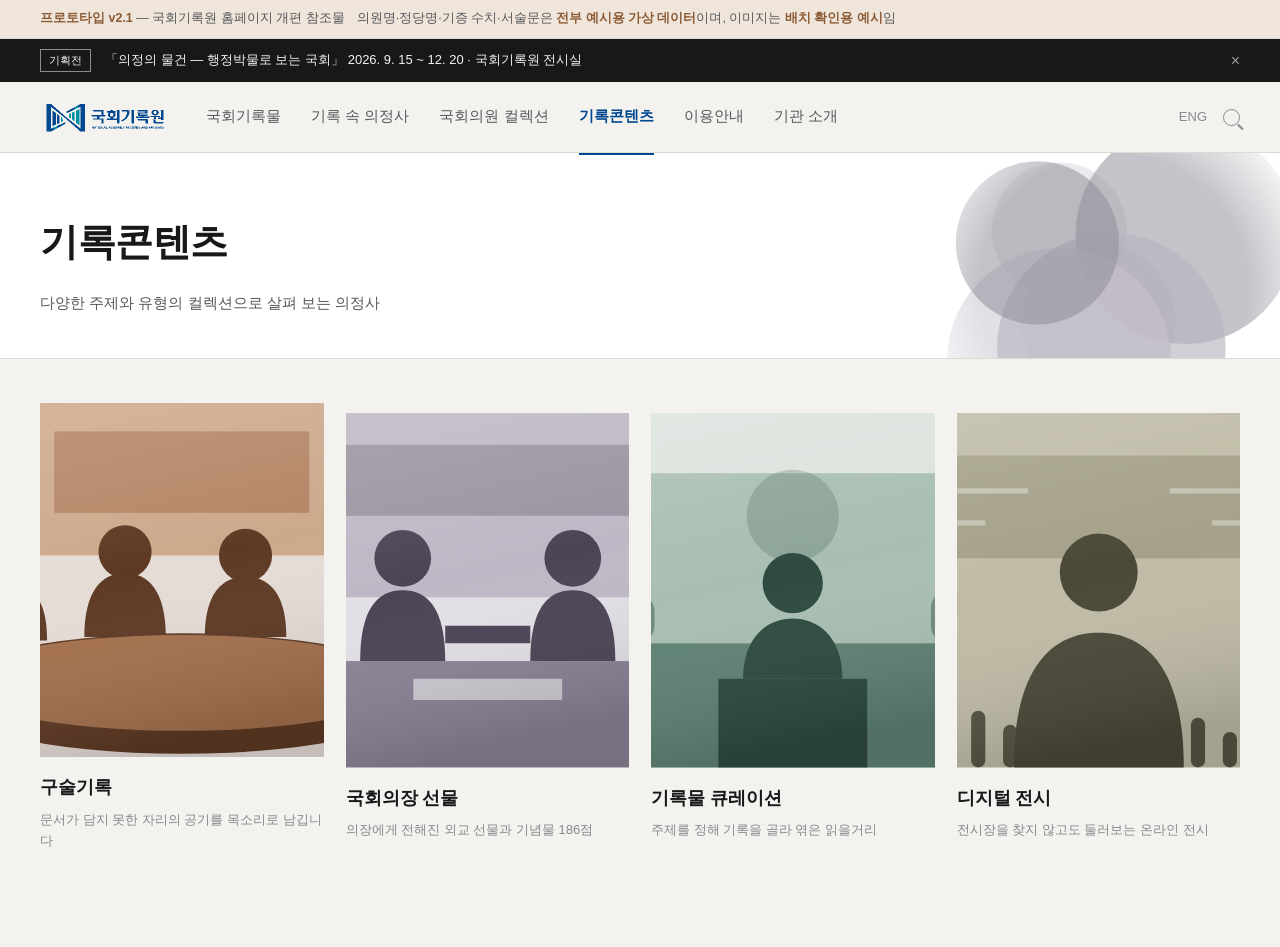
<file: contents/index.html>
<!doctype html>
<html lang="ko"><head>
<meta charset="utf-8">
<meta name="viewport" content="width=device-width,initial-scale=1">
<meta name="robots" content="noindex,nofollow,noarchive">
<meta name="googlebot" content="noindex,nofollow">
<title>기록콘텐츠 — 국회기록원 아카이브</title>
<link rel="icon" href="data:image/svg+xml,%3Csvg xmlns='http://www.w3.org/2000/svg' viewBox='0 0 16 16'%3E%3Ccircle cx='8' cy='8' r='7' fill='%23004890'/%3E%3C/svg%3E">
<style>:root{color-scheme:light}body{margin:0;padding:0;font:14px -apple-system,BlinkMacSystemFont,sans-serif;background:#faf9f5;color:#141413}img{max-width:100%}[hidden]:not([hidden=until-found i]){display:none!important}</style>
<script>window.NAA = {"page": "contents", "root": "../", "oh": "oral-history/", "ext": false};</script>
</head><body>
<!-- 자동 생성 파일(tools/build_site.py). 고칠 때는 tools/naa_site.src.html을 고친 뒤 다시 생성함 -->

<script>document.documentElement.lang = "ko";</script>
<style>
  :root{
    --font-sans:"Pretendard","Apple SD Gothic Neo",-apple-system,BlinkMacSystemFont,
      "Malgun Gothic","맑은 고딕","Noto Sans KR","Nanum Gothic","Helvetica Neue",Arial,sans-serif;
    --font-serif:"AppleMyungjo","Apple SD Gothic Neo","Nanum Myeongjo",
      "Batang","바탕","Gungsuh","궁서",Georgia,serif;

    --paper:#F3F2EE;
    --surface:#FFFFFF;
    --surface-2:#E8E7E1;
    --ink:#17181A;
    --ink-2:#55585C;
    --ink-3:#86898D;
    --line:#DBDAD3;
    --line-2:#C2C1B9;
    --ci-navy:#004890;
    --ci-teal:#0090A8;
    --accent:#004890;
    --accent-soft:#E4EBF3;
    --copper:#8A5A33;
    --copper-soft:#F0E5DA;
    --focus:#B8892B;
    --logo-filter:none;
  }
  :root:not([data-theme="light"]){ color-scheme: light dark; }
  @media (prefers-color-scheme: dark){
    :root:not([data-theme="light"]){
      --paper:#141513; --surface:#1B1D1B; --surface-2:#252724;
      --ink:#EDEDE9; --ink-2:#B0B3AF; --ink-3:#838682; --line:#2C2E2B; --line-2:#3E413D;
      --ci-navy:#7FAEDC; --ci-teal:#5FBCCE;
      --accent:#7FAEDC; --accent-soft:#152131; --copper:#C99263; --copper-soft:#2A2018;
      --focus:#D9AE55;
      --logo-filter:brightness(1.6) saturate(1.05);
    }
  }
  :root[data-theme="dark"]{
    --paper:#141513; --surface:#1B1D1B; --surface-2:#252724;
    --ink:#EDEDE9; --ink-2:#B0B3AF; --ink-3:#838682; --line:#2C2E2B; --line-2:#3E413D;
    --ci-navy:#7FAEDC; --ci-teal:#5FBCCE;
    --accent:#7FAEDC; --accent-soft:#152131; --copper:#C99263; --copper-soft:#2A2018;
    --focus:#D9AE55; --logo-filter:brightness(1.6) saturate(1.05); color-scheme: dark;
  }

  *{box-sizing:border-box}
  body{margin:0; background:var(--paper); color:var(--ink);
    font-family:var(--font-sans); font-size:15px; line-height:1.75; -webkit-font-smoothing:antialiased}
  h1,h2,h3,h4{margin:0; text-wrap:balance; font-weight:700; letter-spacing:-.012em;
    word-break:keep-all; overflow-wrap:break-word}
  p, li, figcaption, dt, dd{word-break:keep-all; overflow-wrap:break-word}
  p{margin:0}
  button{font:inherit; color:inherit; cursor:pointer; background:none; border:none; padding:0}
  a{color:inherit}
  :focus-visible{outline:2px solid var(--focus); outline-offset:3px}
  .serif{font-family:var(--font-serif)}
  .tnum{font-variant-numeric:tabular-nums}
  .wrap{max-width:1260px; margin:0 auto; padding:0 30px}
  [hidden]{display:none !important}
  .sr{position:absolute; width:1px; height:1px; overflow:hidden; clip:rect(0 0 0 0); white-space:nowrap}
  svg.viz{display:block; width:100%; height:100%}

  /* ---------- 안내 / 배너 / 헤더 ---------- */
  .notice{background:var(--copper-soft); border-bottom:1px solid var(--line); font-size:12.5px; color:var(--ink-2)}
  .notice .wrap{display:flex; gap:12px; flex-wrap:wrap; padding-top:8px; padding-bottom:8px}
  .notice b{color:var(--copper); font-weight:600}
  .banner{background:var(--ink); color:var(--paper); font-size:13px}
  .banner .wrap{display:flex; align-items:center; gap:14px; padding-top:10px; padding-bottom:10px}
  .banner .tagb{border:1px solid rgba(255,255,255,.5); padding:1px 8px; font-size:11px; white-space:nowrap}
  .banner .close{margin-left:auto; opacity:.6; font-size:16px; line-height:1}

  .site{background:var(--paper); border-bottom:1px solid var(--line); position:sticky; top:0; z-index:40}
  .site .wrap{display:flex; align-items:center; gap:34px; height:70px}
  .brand{display:block; width:132px; height:39px; flex:none;
    background:url("[data-uri]") no-repeat left center / contain}
  .brand{filter:var(--logo-filter)}
  .nav{display:flex; gap:30px; font-size:15px; color:var(--ink-2); align-items:center}
  .nav > .m{position:relative}
  .nav > .m > button{padding:24px 0; border-bottom:2px solid transparent}
  .nav > .m > button:hover, .nav > .m:focus-within > button{color:var(--ci-navy)}
  .nav > .m > button[aria-current="true"]{color:var(--ci-navy); font-weight:600; border-bottom-color:var(--ci-navy)}
  .mega{
    position:absolute; left:50%; transform:translateX(-50%); top:100%;
    min-width:230px; background:var(--surface); border:1px solid var(--line);
    box-shadow:0 12px 28px -18px rgba(0,0,0,.35); padding:18px 22px 20px;
    opacity:0; visibility:hidden; transition:opacity .14s; z-index:50;
  }
  .nav > .m:hover .mega, .nav > .m:focus-within .mega{opacity:1; visibility:visible}
  .mega .d{font-size:12px; color:var(--ink-3); line-height:1.6; padding-bottom:12px;
    margin-bottom:12px; border-bottom:1px solid var(--line); max-width:26ch}
  .mega ul{list-style:none; margin:0; padding:0; display:flex; flex-direction:column; gap:9px}
  .mega a{font-size:13.5px; color:var(--ink-2); text-decoration:none; white-space:nowrap; display:block}
  .mega a:hover{color:var(--ci-navy); text-decoration:underline; text-underline-offset:3px}
  .mega .new{font-size:10px; color:var(--ci-teal); border:1px solid var(--ci-teal); padding:0 5px; margin-left:6px}
  .site .right{margin-left:auto; font-size:13px; color:var(--ink-3); display:flex; gap:16px; align-items:center}
  .site .right span{cursor:pointer}
  .site .right .sch{width:17px; height:17px; display:block;
    border:1.7px solid var(--ink-3); border-radius:50%; position:relative}
  .site .right .sch::after{content:""; position:absolute; right:-5px; bottom:-3px; width:7px; height:1.7px;
    background:var(--ink-3); transform:rotate(45deg)}

  /* ---------- 홈: 히어로 (겹치는 도형) ---------- */
  .hero{position:relative; overflow:hidden; border-bottom:1px solid var(--line)}
  .hero .art{position:absolute; inset:0; pointer-events:none}
  .hero .art > div, .lhead .art{
    -webkit-mask-image:radial-gradient(closest-side, #000 62%, transparent 100%);
    mask-image:radial-gradient(closest-side, #000 62%, transparent 100%);
  }
  .hero .art .a1{position:absolute; right:-8%; top:-22%; width:56%; aspect-ratio:1/1; opacity:.92}
  .hero .art .a2{position:absolute; right:30%; bottom:-30%; width:26%; aspect-ratio:1/1; opacity:.6}
  .hero .wrap{position:relative; padding-top:112px; padding-bottom:118px}
  .hero .txt{max-width:min(52%, 620px)}
  .hero h1{font-family:var(--font-serif); font-size:clamp(31px,4.2vw,54px); line-height:1.32}
  .hero .lede{margin-top:28px; color:var(--ink-2); font-size:16px}
  .hero .scrollhint{margin-top:52px; font-size:12.5px; color:var(--ink-3); letter-spacing:.08em}

  /* ---------- 홈: 섹션 공통 ---------- */
  .sec{padding:96px 0; border-bottom:1px solid var(--line)}
  .sec:nth-child(even){background:var(--surface)}
  .sec-head{display:grid; grid-template-columns:minmax(0,1fr) minmax(0,1.05fr); gap:56px;
    align-items:end; padding-bottom:34px; margin-bottom:44px; border-bottom:1px solid var(--line)}
  .sec-head .no{font-size:11.5px; letter-spacing:.24em; color:var(--ink-3); font-variant-numeric:tabular-nums}
  .sec-head h2{font-family:var(--font-serif); font-size:clamp(26px,3vw,38px); margin-top:14px; letter-spacing:-.02em}
  .sec-head .d{color:var(--ink-2); font-size:15px; max-width:44ch; padding-bottom:5px}

  /* 목록형 섹션 */
  .idxlist{list-style:none; margin:0; padding:0}
  .idxlist li{border-bottom:1px solid var(--line)}
  .idxlist li:first-child{border-top:1px solid var(--line)}
  .idxlist button{display:grid; grid-template-columns:64px minmax(150px,232px) minmax(0,1fr) auto;
    gap:24px; align-items:baseline; width:100%; text-align:left; padding:26px 6px}
  .idxlist .n{font-size:11.5px; color:var(--ink-3); font-variant-numeric:tabular-nums; letter-spacing:.1em}
  .idxlist .t{font-size:22px; font-weight:700; letter-spacing:-.01em}
  .idxlist .dd{font-size:14px; color:var(--ink-2)}
  .idxlist .go{font-size:12.5px; color:var(--ink-3); white-space:nowrap}
  .idxlist button:hover{background:var(--accent-soft)}
  .idxlist button:hover .go{color:var(--accent)}
  .idxlist button:hover .t{text-decoration:underline; text-underline-offset:5px; text-decoration-thickness:1px}

  /* 대표 사례형 섹션 */
  .feature{position:relative}
  .feature .visual{width:64%; aspect-ratio:16/10; overflow:hidden; background:var(--surface-2)}
  .feature.rev .visual{margin-left:36%}
  .feature .panel{position:relative; z-index:2; width:47%; margin-top:-108px; margin-left:auto;
    background:var(--paper); border:1px solid var(--line); padding:32px 34px 34px}
  .sec:nth-child(even) .feature .panel{background:var(--surface)}
  .feature.rev .panel{margin-left:0; margin-right:auto}
  .feature .note{font-size:14px; color:var(--ink-2); padding-bottom:20px; margin-bottom:20px;
    border-bottom:1px solid var(--line)}
  .picks{display:flex; flex-direction:column; gap:16px}
  .pick{display:flex; gap:15px; align-items:flex-start; text-align:left; width:100%}
  .pick .th{width:82px; height:60px; flex:none; overflow:hidden; background:var(--surface-2)}
  .pick b{display:block; font-size:14.5px; font-weight:600}
  .pick span span{display:block; font-size:12.5px; color:var(--ink-3); margin-top:3px; line-height:1.55}
  .pick:hover b{text-decoration:underline; text-underline-offset:3px}
  .feature .go{margin-top:26px; font-size:13.5px; color:var(--accent);
    border-bottom:1px solid var(--line-2); padding-bottom:4px}
  .feature .go:hover{border-bottom-color:var(--accent)}

  /* 타일형 섹션 */
  .tiles{display:grid; grid-template-columns:repeat(4,1fr); gap:22px}
  .tile{text-align:left; display:block; text-decoration:none}
  .tiles-more{display:inline-block; margin-top:30px; font-size:13.5px; color:var(--accent); text-decoration:none;
    border-bottom:1px solid var(--line-2); padding-bottom:4px}
  .tiles-more:hover{border-bottom-color:var(--accent)}
  .contents-body{padding-top:44px; padding-bottom:96px}
  .tile .img{display:block; aspect-ratio:4/5; overflow:hidden; background:var(--surface-2)}
  .tile .img svg{transition:transform .5s cubic-bezier(.2,.7,.3,1)}
  .tile:hover .img svg{transform:scale(1.04)}
  .tile .cap{display:block; padding-top:15px}
  .tile .cap b{display:block; font-size:18px}
  .tile .cap span{display:block; font-size:13px; color:var(--ink-3); margin-top:6px; line-height:1.6}
  .tile:hover .cap b{text-decoration:underline; text-underline-offset:4px}

  /* 기증 안내 박스 */
  .donatebox{display:flex; gap:34px; align-items:center; justify-content:space-between; flex-wrap:wrap;
    margin-top:48px; background:var(--ink); color:var(--paper); padding:40px 40px}
  .donatebox h3{font-family:var(--font-serif); font-size:23px}
  .donatebox p{margin-top:10px; opacity:.72; font-size:14px; max-width:52ch}
  .donatebox a{border:1px solid rgba(255,255,255,.45); padding:12px 26px; text-decoration:none;
    font-size:14px; white-space:nowrap}
  .donatebox a:hover{background:rgba(255,255,255,.12)}

  /* 기관 소개 섹션 */
  .about{display:grid; grid-template-columns:minmax(0,1fr) minmax(0,1.05fr); gap:56px; align-items:start}
  .about .prose p{color:var(--ink-2); font-size:15px}
  .about .prose p + p{margin-top:16px}
  .figs3{display:flex; gap:36px; flex-wrap:wrap; margin-top:32px; padding-top:26px; border-top:1px solid var(--line)}
  .figs3 div dt{font-size:12.5px; color:var(--ink-3)}
  .figs3 div dd{margin:4px 0 0; font-family:var(--font-serif); font-size:27px; font-weight:600}
  .figs3 div dd small{font-family:var(--font-sans); font-size:13px; font-weight:400; margin-left:2px}
  .newsbox .nh{display:flex; align-items:baseline; gap:16px; padding-bottom:14px; border-bottom:1px solid var(--line)}
  .newsbox .nh h3{font-family:var(--font-serif); font-size:20px}
  .newsbox .nh span{margin-left:auto; font-size:12.5px; color:var(--ink-3)}
  .newsbox ul{list-style:none; margin:0; padding:0}
  .newsbox li{border-bottom:1px solid var(--line)}
  .newsbox button{display:flex; gap:16px; align-items:baseline; width:100%; text-align:left; padding:15px 2px}
  .newsbox .d{font-size:12px; color:var(--ink-3); width:82px; flex:none; font-variant-numeric:tabular-nums}
  .newsbox .t{font-size:14.5px}
  .newsbox .c{margin-left:auto; font-size:11px; color:var(--ink-3); border:1px solid var(--line);
    padding:1px 8px; white-space:nowrap}
  .newsbox button:hover .t{text-decoration:underline; text-underline-offset:3px}

  footer.foot{border-top:1px solid var(--line); background:var(--surface); padding:0; font-size:12.5px; color:var(--ink-3)}
  .foot .links{border-bottom:1px solid var(--line)}
  .foot .links .wrap{display:flex; gap:14px; flex-wrap:wrap; padding-top:16px; padding-bottom:16px}
  .foot .links button{border:1px solid var(--line-2); padding:8px 16px; font-size:12.5px; color:var(--ink-2);
    display:flex; align-items:center; gap:26px; min-width:212px; justify-content:space-between}
  .foot .links button:hover{border-color:var(--ci-navy); color:var(--ci-navy)}
  .foot .info{padding-top:28px; padding-bottom:62px}
  .foot .info .brand{margin-bottom:16px; opacity:.85}
  .foot .info p{margin-bottom:5px; line-height:1.8}

  /* ---------- 목록 ---------- */
  .lhead{border-bottom:1px solid var(--line); background:var(--surface); position:relative; overflow:hidden}
  .lhead .art{position:absolute; right:-4%; top:-40%; width:34%; aspect-ratio:1/1; opacity:.6; pointer-events:none}
  .lhead .wrap{position:relative; padding:56px 30px 42px}
  .lhead h1{font-family:var(--font-serif); font-size:38px}
  .lhead .lede{margin-top:14px; color:var(--ink-2); max-width:52ch}
  .terms{display:flex; gap:22px; margin-top:30px; font-size:14.5px; color:var(--ink-3); flex-wrap:wrap}
  .terms button{padding-bottom:5px; border-bottom:2px solid transparent}
  .terms button[aria-selected="true"]{color:var(--ink); font-weight:600; border-bottom-color:var(--ink)}
  .terms button:disabled{cursor:default; opacity:.5}
  .terms .tag{font-size:11px; color:var(--ink-3); margin-left:5px}

  .toolbar{border-bottom:1px solid var(--line); background:var(--paper); position:sticky; top:64px; z-index:30}
  .toolbar .wrap{display:flex; align-items:center; gap:12px; padding-top:13px; padding-bottom:13px; flex-wrap:wrap}
  .seg{display:flex; border:1px solid var(--line-2)}
  .seg button{padding:7px 15px; font-size:13px; color:var(--ink-2); border-right:1px solid var(--line-2)}
  .seg button:last-child{border-right:none}
  .seg button[aria-pressed="true"]{background:var(--ink); color:var(--paper)}
  .search{border:1px solid var(--line-2); background:var(--surface); color:var(--ink); padding:7px 12px; font-size:13px; width:180px}
  .idx{display:flex; flex-wrap:wrap; margin-left:auto}
  .idx button{width:28px; padding:6px 0; font-size:13px; color:var(--ink-3)}
  .idx button:hover:not(:disabled){color:var(--accent)}
  .idx button[aria-pressed="true"]{color:var(--ink); font-weight:700; text-decoration:underline; text-underline-offset:4px}
  .idx button:disabled{color:var(--line-2); cursor:default}
  .resline{padding:26px 0 20px; font-size:13.5px; color:var(--ink-2); display:flex; gap:18px; align-items:center; flex-wrap:wrap}
  .resline b{color:var(--ink); font-weight:600}
  .resline .lg{display:flex; gap:20px; color:var(--ink-3); font-size:12.5px}
  .resline .lg span{display:flex; align-items:center; gap:7px}
  .resline .lg i{width:24px; height:16px; display:block; overflow:hidden}

  .grid{display:grid; grid-template-columns:repeat(4,1fr); gap:30px 22px; padding-bottom:64px}
  .mcard{position:relative}
  .mcard .shot{aspect-ratio:4/3; overflow:hidden; background:var(--surface-2)}
  .mcard .shot svg{transition:transform .5s cubic-bezier(.2,.7,.3,1)}
  .mcard:hover .shot svg{transform:scale(1.04)}
  .mcard h3{font-family:var(--font-serif); font-size:20px; margin-top:14px}
  .mcard .meta{font-size:12.5px; color:var(--ink-3); margin-top:3px}
  .mcard.empty h3{color:var(--ink-2)}
  .mcard.empty .meta{color:var(--line-2)}
  .mcard .cardlink{text-decoration:none}
  .mcard .cardlink::after{content:""; position:absolute; inset:0}
  .mcard:hover h3{text-decoration:underline; text-underline-offset:4px; text-decoration-thickness:1px}
  .estate{padding:80px 0; text-align:center; color:var(--ink-3)}
  .morebtn{display:flex; justify-content:center; padding-bottom:76px}
  .morebtn button{border:1px solid var(--line-2); padding:12px 34px; font-size:14px; color:var(--ink-2)}
  .morebtn button:hover{border-color:var(--ink); color:var(--ink)}

  /* ---------- 상세 ---------- */
  .backbar{border-bottom:1px solid var(--line); background:var(--paper); position:sticky; top:64px; z-index:30}
  .backbar .wrap{padding:12px 30px; display:flex; align-items:center; gap:12px}
  .backbar button{font-size:13.5px; color:var(--ink-2)}
  .backbar button:hover{color:var(--ink)}
  .backbar .sid{font-size:11.5px; color:var(--ink-3); letter-spacing:.08em; margin-left:auto}

  .dhero{background:var(--surface); border-bottom:1px solid var(--line)}
  .dhero .band{display:grid; grid-template-columns:2fr 1fr 1fr; gap:2px; aspect-ratio:21/7; max-height:400px;
    overflow:hidden; background:var(--line)}
  .dhero .band > div{overflow:hidden; background:var(--surface-2)}
  .dhero .cap{font-size:11.5px; color:var(--ink-3); max-width:1260px; margin:0 auto; padding:9px 30px 0}
  .dhero .wrap{padding:34px 30px 46px}
  .dhero .kicker{font-size:12px; letter-spacing:.16em; color:var(--ink-3)}
  .dhero h1{font-family:var(--font-serif); font-size:clamp(33px,4.6vw,52px); margin-top:12px}
  .dhero .oneline{margin-top:12px; color:var(--ink-2); font-size:14.5px}
  .share{display:flex; gap:10px; margin-top:24px}
  .share button{border:1px solid var(--line-2); padding:8px 16px; font-size:12.5px; color:var(--ink-2)}
  .share button:hover{border-color:var(--ink); color:var(--ink)}

  .article{max-width:1260px; margin:0 auto; padding:0 30px}
  .col{max-width:35em}
  .bio{margin:56px 0 0; font-size:17.5px; line-height:1.9}
  .bio p + p{margin-top:18px}
  .ledger{margin:54px 0 0; max-width:37em}
  .ledger .lh{display:flex; align-items:baseline; gap:16px; flex-wrap:wrap;
    padding-bottom:14px; border-bottom:1px solid var(--ink)}
  .ledger h2{font-family:var(--font-serif); font-size:21px}
  .ledger .sum{margin-left:auto; font-size:12.5px; color:var(--ink-3); letter-spacing:.01em}
  .ledger .tl{list-style:none; margin:0; padding:6px 0 0}
  .ledger .tl li{position:relative; display:grid; grid-template-columns:76px 1fr; gap:18px;
    padding:13px 0 13px 22px; align-items:baseline}
  .ledger .tl li::before{content:""; position:absolute; left:0; top:21px; width:7px; height:7px;
    border-radius:50%; background:var(--accent)}
  .ledger .tl li::after{content:""; position:absolute; left:3px; top:28px; bottom:-13px; width:1px; background:var(--line-2)}
  .ledger .tl li:last-child::after{display:none}
  .ledger .tl li.wip::before{background:var(--paper); border:1.5px solid var(--copper); top:19.5px; left:-1px; width:9px; height:9px}
  .ledger .ym{font-size:12.5px; color:var(--ink-3); letter-spacing:.02em}
  .ledger .tx{font-size:15px; color:var(--ink-2); line-height:1.7}
  .ledger li.wip .tx{color:var(--copper)}
  .ledger .now{margin-top:14px; margin-left:22px; font-size:12.5px; color:var(--ink-3)}

  .chapter{margin:64px 0 0; padding-top:46px; border-top:1px solid var(--line)}
  .chapter .ch-no{font-size:11.5px; letter-spacing:.2em; color:var(--ink-3); font-variant-numeric:tabular-nums}
  .chapter h2{font-family:var(--font-serif); font-size:27px; margin-top:12px; max-width:20em}
  .chapter .prose{max-width:35em; margin-top:22px; font-size:16px; line-height:1.95; color:var(--ink-2)}
  .chapter .prose p + p{margin-top:18px}

  .pull{margin:34px 0; padding:0 0 0 22px; border-left:2px solid var(--accent)}
  .pull p{font-family:var(--font-serif); font-size:20px; line-height:1.8; color:var(--ink)}
  .pull cite{display:block; font-style:normal; font-size:12.5px; color:var(--ink-3); margin-top:12px}
  figure{margin:34px 0}
  figure.wide{max-width:920px}
  figure.wide .img{aspect-ratio:16/9}
  figure .img{aspect-ratio:4/3; background:var(--surface-2); overflow:hidden; border:1px solid var(--line)}
  figure.pair{display:grid; grid-template-columns:1fr 1fr; gap:20px}
  figure.pair .img{margin:0}
  figcaption{font-size:12px; color:var(--ink-3); line-height:1.65; margin-top:10px; max-width:44em}
  figcaption b{display:block; color:var(--ink-2); font-weight:600; font-size:12.5px; margin-bottom:2px}
  figure button.openimg{display:block; width:100%; padding:0; text-align:left}
  figure button.openimg:hover .img{border-color:var(--line-2)}
  .figlink{font-size:11.5px; color:var(--accent); margin-top:4px; display:inline-block}

  .endbar{margin:74px 0 0; padding:34px 0 0; border-top:1px solid var(--line)}
  .endbar .row{display:flex; gap:20px; flex-wrap:wrap; align-items:center; justify-content:space-between}
  .endbar p{font-size:13.5px; color:var(--ink-2); max-width:44ch}
  .endbar button{border:1px solid var(--line-2); padding:11px 22px; font-size:13.5px; color:var(--ink-2)}
  .endbar button:hover{border-color:var(--ink); color:var(--ink)}
  .endbar .disclose{font-size:11.5px; color:var(--ink-3); margin-top:22px; max-width:60ch}
  .artfoot{padding-bottom:96px}
  .invite{margin:52px 0 0; padding:32px 34px; border:1px solid var(--line); border-left:2px solid var(--copper);
    background:var(--surface); max-width:40em}
  .invite h2{font-family:var(--font-serif); font-size:20px}
  .invite p{margin-top:14px; color:var(--ink-2); font-size:15px; line-height:1.9}
  .invite a{display:inline-block; margin-top:22px; background:var(--ink); color:var(--paper);
    padding:12px 26px; text-decoration:none; font-size:14px}

  /* ---------- 기록 목록 ---------- */
  .ihead{background:var(--surface); border-bottom:1px solid var(--line)}
  .ihead .wrap{padding:40px 30px}
  .ihead h1{font-family:var(--font-serif); font-size:29px}
  .ihead .sub{margin-top:10px; font-size:13.5px; color:var(--ink-3)}
  .tabs{display:flex; gap:22px; margin-top:26px; flex-wrap:wrap; font-size:13.5px; color:var(--ink-3)}
  .tabs button{padding-bottom:6px; border-bottom:2px solid transparent}
  .tabs button[aria-selected="true"]{color:var(--ink); font-weight:600; border-bottom-color:var(--ink)}
  .tabs button:disabled{cursor:default; opacity:.45}
  .tabs .n{font-variant-numeric:tabular-nums; margin-left:5px; font-size:12px}
  .tblwrap{overflow-x:auto; border:1px solid var(--line); background:var(--surface); margin:22px 0 14px}
  table.items{border-collapse:collapse; width:100%; min-width:720px; font-size:13.5px}
  .items th{text-align:left; font-size:11.5px; font-weight:600; color:var(--ink-3);
    padding:12px 16px; border-bottom:1px solid var(--line); background:var(--surface-2); white-space:nowrap}
  .items td{padding:12px 16px; border-bottom:1px solid var(--line)}
  .items tr:last-child td{border-bottom:none}
  .items .num{text-align:right; white-space:nowrap; font-variant-numeric:tabular-nums}
  .tag{display:inline-block; font-size:10.5px; border:1px solid var(--line-2); color:var(--ink-3); padding:1px 6px}
  .tag.r{border-color:var(--copper); color:var(--copper)}
  .inote{font-size:11.5px; color:var(--ink-3); line-height:1.7; padding-bottom:84px; max-width:70ch}

  /* 구술기록 연계 — 의원이 구술자인 경우에만 상세 화면에 표시 */
  .oral-link{margin:44px 0 0; max-width:40em; display:flex; gap:18px 24px; align-items:center; flex-wrap:wrap;
    border:1px solid var(--line); border-left:2px solid var(--accent); background:var(--surface); padding:20px 24px}
  .oral-link .k{font-size:11.5px; letter-spacing:.16em; color:var(--accent)}
  .oral-link .txt{flex:1 1 20em}
  .oral-link .txt b{display:block; font-family:var(--font-serif); font-size:18px; margin-top:4px}
  .oral-link .txt span{display:block; font-size:14px; color:var(--ink-2); margin-top:4px; line-height:1.7}
  .oral-link a{border:1px solid var(--accent); color:var(--accent); padding:10px 20px; font-size:13.5px; text-decoration:none; white-space:nowrap}
  .oral-link a:hover{background:var(--accent); color:var(--paper)}

  @media (max-width:1023px){
    .hero .txt{max-width:none}
    .hero .art .a2{display:none}
    .hero .art .a1{width:80%; right:-24%; top:auto; bottom:-30%; opacity:.55}
    .sec{padding:66px 0}
    .sec-head{grid-template-columns:1fr; gap:20px; align-items:start}
    .about{grid-template-columns:1fr; gap:44px}
    .tiles{grid-template-columns:repeat(2,1fr)}
    .feature .visual{width:100%}
    .feature.rev .visual{margin-left:0}
    .feature .panel{width:100%; margin-top:-44px}
    .idxlist button{grid-template-columns:44px 1fr; gap:8px 18px}
    .idxlist .dd{grid-column:2}
    .idxlist .go{grid-column:2}
    .grid{grid-template-columns:repeat(3,1fr)}
    .hero .wrap{padding-top:84px; padding-bottom:92px}
  }
  @media (max-width:767px){
    .wrap, .article, .dhero .cap{padding-left:20px; padding-right:20px}
    .site{position:static}
    .site .wrap{height:auto; padding-top:12px; padding-bottom:10px; flex-wrap:wrap; gap:12px}
    .brand{width:112px; height:33px}
    .nav{width:100%; flex-wrap:nowrap; overflow-x:auto; gap:20px; padding-bottom:2px;
      scrollbar-width:none; -ms-overflow-style:none}
    .nav::-webkit-scrollbar{display:none}
    .nav > .m > button{padding:8px 0; white-space:nowrap; font-size:14px}
    .mega{display:none}
    .foot .links button{min-width:0; flex:1 1 44%}
    .toolbar, .backbar{top:0}
    .site .right{display:none}
    .nav{gap:16px; font-size:13px}
    .grid{grid-template-columns:repeat(2,1fr); gap:24px 14px}
    .tiles{grid-template-columns:1fr; gap:26px}
    .donatebox{padding:28px 24px}
    .idx{margin-left:0}
    .dhero .band{grid-template-columns:1fr; aspect-ratio:16/9}
    .dhero .band > div:nth-child(n+2){display:none}
    .figure.pair, figure.pair{grid-template-columns:1fr}
    .bio{font-size:16px}
    .ledger, .invite{padding:24px 22px}
  }
  @media (max-width:479px){ .grid{grid-template-columns:1fr} }
  @media (prefers-reduced-motion: reduce){ *{transition:none !important} }
</style>

<div class="notice">
  <div class="wrap">
    <span><b>프로토타입 v2.1</b> — 국회기록원 홈페이지 개편 참조물</span>
    <span>의원명·정당명·기증 수치·서술문은 <b>전부 예시용 가상 데이터</b>이며, 이미지는 <b>배치 확인용 예시</b>임</span>
  </div>
</div>

<div class="banner">
  <div class="wrap">
    <span class="tagb">기획전</span>
    <span>「의정의 물건 ― 행정박물로 보는 국회」 2026. 9. 15 ~ 12. 20 · 국회기록원 전시실</span>
    <button class="close" aria-label="배너 닫기">×</button>
  </div>
</div>

<header class="site">
  <div class="wrap">
    <a class="brand" href="../" data-go="home" aria-label="국회기록원 메인화면 바로가기"></a>
    <nav class="nav" aria-label="주요 메뉴">
      <div class="m">
        <button type="button">국회기록물</button>
        <div class="mega">
          <p class="d">대한민국 의정사의 흐름과 민주주의 발전을 보여주는 국회의 기록유산</p>
          <ul><li><a href="#">일반문서</a></li><li><a href="#">국회간행물</a></li>
              <li><a href="#">국회특별위원회 기록</a></li></ul>
        </div>
      </div>
      <div class="m">
        <button type="button">기록 속 의정사</button>
        <div class="mega">
          <p class="d">의회 민주주의 발전과 함께한 국회의 여정</p>
          <ul><li><a href="#">국회연표</a></li><li><a href="#">임시의정원</a></li>
              <li><a href="#">12.3 비상계엄</a></li></ul>
        </div>
      </div>
      <div class="m">
        <button type="button" id="nav-collection">국회의원 컬렉션</button>
        <div class="mega">
          <p class="d">한 사람이 남긴 기록으로 읽는 의정활동</p>
          <ul><li><a href="../collection/" data-go="list">제22대 국회의원<span class="new">신설</span></a></li>
              <li><a href="#">제21대 이하 국회의원</a></li>
              <li><a href="#">의장단 컬렉션</a></li>
              <li><a href="#">기록물 기증 안내</a></li></ul>
        </div>
      </div>
      <div class="m">
        <button type="button">기록콘텐츠</button>
        <div class="mega">
          <p class="d">다양한 주제와 유형의 컬렉션으로 살펴 보는 의정사</p>
          <ul><li><a href="oral-history/">구술기록</a></li><li><a href="#">국회의장 선물</a></li>
              <li><a href="#">기록물 큐레이션</a></li><li><a href="#">디지털 전시</a></li></ul>
        </div>
      </div>
      <div class="m">
        <button type="button">이용안내</button>
        <div class="mega">
          <p class="d">국회기록의 이용을 위한 열린 기록 서비스</p>
          <ul><li><a href="#">기록물 열람</a></li><li><a href="#">기록물 기증</a></li>
              <li><a href="#">정보공개</a></li></ul>
        </div>
      </div>
      <div class="m">
        <button type="button">기관 소개</button>
        <div class="mega">
          <p class="d">대한민국 의정사가 살아 숨쉬는 곳</p>
          <ul><li><a href="#">기관 소개</a></li><li><a href="#">소식</a></li>
              <li><a href="#">현황 및 자료</a></li></ul>
        </div>
      </div>
    </nav>
    <div class="right"><span>ENG</span><span class="sch" role="img" aria-label="통합검색"></span></div>
  </div>
</header>

<!-- ================= SC-00 홈 ================= -->
<main id="view-home">
  <section class="hero">
    <div class="art" aria-hidden="true">
      <div class="a1" id="art1"></div>
      <div class="a2" id="art2"></div>
    </div>
    <div class="wrap">
      <div class="txt">
        <h1>남겨진 것으로<br>의회를 다시 읽습니다</h1>
        <p class="lede">국회기록원은 의정활동의 자취를 모아 컬렉션으로 엮습니다. 문서와 사진, 목소리와 물건이 함께 한 시대의 국회를 이룹니다.</p>
        <p class="scrollhint">아래로 내려 컬렉션을 둘러보세요 ↓</p>
      </div>
    </div>
  </section>

  <div id="sections"></div>

  <footer class="foot">
    <div class="links">
      <div class="wrap">
        <button type="button">기관 홈페이지 <span>▾</span></button>
        <button type="button">위원회 홈페이지 <span>▾</span></button>
        <button type="button">기타 홈페이지 <span>▾</span></button>
        <button type="button">국회정보시스템 <span>▾</span></button>
      </div>
    </div>
    <div class="wrap info">
      <span class="brand" aria-hidden="true"></span>
      <p>(07233) 서울시 영등포구 의사당대로1 (여의도동) 국회기록원</p>
      <p>시스템 문의 : webnaa@assembly.go.kr</p>
      <p>Copyright ⓒ National Assembly Records and Archives. All rights reserved.</p>
      <p style="margin-top:12px">컬렉션에 표시되는 기증 현황은 기록관리시스템에 등록된 값이며 매월 갱신합니다.</p>
    </div>
  </footer>
</main>

<!-- ================= SC-01 목록 ================= -->
<main id="view-list" hidden>
  <section class="lhead">
    <div class="art" id="art3" aria-hidden="true"></div>
    <div class="wrap">
      <h1 class="serif">국회의원 컬렉션</h1>
      <p class="lede">제22대 국회의원 전원의 자리를 두었습니다. 기증된 기록이 있는 의원의 카드에는 색이 들어갑니다.</p>
      <div class="terms" role="tablist" aria-label="대수 선택">
        <button role="tab" aria-selected="true">제22대<span class="tag">현직</span></button>
        <button role="tab" aria-selected="false" disabled>제21대<span class="tag">전직</span></button>
        <button role="tab" aria-selected="false" disabled>제20대<span class="tag">전직</span></button>
        <button role="tab" aria-selected="false" disabled>제19대 이전</button>
      </div>
    </div>
  </section>

  <section class="toolbar">
    <div class="wrap">
      <div class="seg" role="group" aria-label="기증 여부">
        <button data-f="all" aria-pressed="true">전체</button>
        <button data-f="has" aria-pressed="false">기록이 있는 의원</button>
        <button data-f="none" aria-pressed="false">기증 대기</button>
      </div>
      <label class="sr" for="q">성명 검색</label>
      <input class="search" id="q" type="search" placeholder="성명 검색" autocomplete="off">
      <div class="idx" id="idx"></div>
    </div>
  </section>

  <div class="wrap">
    <div class="resline">
      <span id="rescount" aria-live="polite">전체 <b>0</b>명</span>
      <span class="lg">
        <span><i id="lg-color"></i>기록 있음</span>
        <span><i id="lg-gray"></i>기증 대기</span>
      </span>
    </div>
    <div class="grid" id="grid"></div>
    <div class="estate" id="empty" hidden>조건에 맞는 의원이 없습니다.</div>
    <div class="morebtn" id="morewrap"><button id="more">더 보기</button></div>
  </div>
</main>

<!-- ================= SC-02 의원 컬렉션 ================= -->
<main id="view-detail" hidden>
  <div class="backbar">
    <div class="wrap">
      <button id="back">← 국회의원 컬렉션</button>
      <span class="sid">SC-02 · 의원 컬렉션</span>
    </div>
  </div>
  <div id="detail"></div>
</main>

<!-- ================= SC-03 기록콘텐츠 ================= -->
<main id="view-contents" hidden>
  <section class="lhead">
    <div class="art" id="art4" aria-hidden="true"></div>
    <div class="wrap">
      <h1 class="serif">기록콘텐츠</h1>
      <p class="lede">다양한 주제와 유형의 컬렉션으로 살펴 보는 의정사</p>
    </div>
  </section>
  <div class="wrap contents-body"><div id="contents-tiles"></div></div>
</main>

<!-- ================= SC-02-1 기록 전체 목록 ================= -->
<main id="view-items" hidden>
  <div class="backbar">
    <div class="wrap">
      <button id="iback">← 컬렉션으로</button>
      <span class="sid">SC-02-1 · 기록 목록</span>
    </div>
  </div>
  <div id="items-body"></div>
</main>

<script>
(function(){
  "use strict";

  /* 화면 구성 — single: 한 파일 안에서 모든 화면을 전환함(claude.ai 시연본)
     home·collection·contents: 사이트 계층(첫 화면 / 국회의원 컬렉션 / 기록콘텐츠)별 페이지. tools/build_site.py가 지정함 */
  var NAA = window.NAA || { page:"single", root:"", oh:"https://yimjhkr68.github.io/naa-prototype/contents/oral-history/", ext:true };
  var EXT = NAA.ext ? ' target="_blank" rel="noopener"' : '';
  var LOCAL = { single:["home","list","detail","items","contents"], home:["home"],
                collection:["list","detail","items"], contents:["contents"] }[NAA.page];
  function pageURL(p, hash){
    if (NAA.page === "single") return "#" + (hash || "");
    return NAA.root + (p === "home" ? "" : p + "/") + (hash ? "#" + hash : "");
  }

  var TYPES = [
    {c:"DOC", n:"문서"},   {c:"PHO", n:"사진"},   {c:"MOV", n:"영상"},
    {c:"AUD", n:"음성"},   {c:"PUB", n:"간행물"}, {c:"ADM", n:"행정박물"}
  ];
  var TYPE_NAME = {}; TYPES.forEach(function(t){ TYPE_NAME[t.c] = t.n; });
  var PARTIES = ["가온당","나래당","다솜당","마루당","무소속"];
  var CHO = ["ㄱ","ㄴ","ㄷ","ㄹ","ㅁ","ㅂ","ㅅ","ㅇ","ㅈ","ㅊ","ㅋ","ㅌ","ㅍ","ㅎ"];
  var CHO_TABLE = ["ㄱ","ㄲ","ㄴ","ㄷ","ㄸ","ㄹ","ㅁ","ㅂ","ㅃ","ㅅ","ㅆ","ㅇ","ㅈ","ㅉ","ㅊ","ㅋ","ㅌ","ㅍ","ㅎ"];
  var CHO_FOLD = {"ㄲ":"ㄱ","ㄸ":"ㄷ","ㅃ":"ㅂ","ㅆ":"ㅅ","ㅉ":"ㅈ"};

  function initials(s){
    var o = "";
    for (var i=0;i<s.length;i++){
      var c = s.charCodeAt(i) - 0xAC00;
      o += (c >= 0 && c <= 11171) ? CHO_TABLE[Math.floor(c/588)] : s[i];
    }
    return o;
  }
  function firstInitial(n){ var c = initials(n)[0]; return CHO_FOLD[c] || c; }
  function fmt(n){ return n.toLocaleString("ko-KR"); }
  function pad(n){ return String(n).padStart(2,"0"); }
  function seedOf(s){
    var h = 2166136261;
    for (var i=0;i<s.length;i++){ h ^= s.charCodeAt(i); h = Math.imul(h, 16777619); }
    return h >>> 0;
  }
  /* 우리말 조사 — 앞 글자의 받침에 따라 골라 씀 */
  function jong(w){
    if (!w) return false;
    var c = w.charCodeAt(w.length-1) - 0xAC00;
    if (c < 0 || c > 11171) return false;
    return (c % 28) !== 0;
  }
  function eun(w){ return w + (jong(w) ? "은" : "는"); }
  function eul(w){ return w + (jong(w) ? "을" : "를"); }
  function wa(w){ return w + (jong(w) ? "과" : "와"); }
  function euro(w){
    if (!w) return w;
    var c = w.charCodeAt(w.length-1) - 0xAC00;
    var t = (c >= 0 && c <= 11171) ? c % 28 : 0;
    return w + (t === 0 || t === 8 ? "로" : "으로");
  }
  /* 유형 두 개까지만 우리말로 잇고, 그 이상은 '등'으로 줄임 */
  function joinTypes(list){
    var n = list.map(function(c){ return TYPE_NAME[c]; });
    if (!n.length) return "";
    if (n.length === 1) return n[0];
    if (n.length === 2) return wa(n[0]) + " " + n[1];
    return n.slice(0,3).join("·") + " 등";
  }
  var ORD_KO = ["","첫","두 번째","세 번째","네 번째","다섯 번째","여섯 번째","일곱 번째","여덟 번째","아홉 번째","열 번째"];

  function intakeText(b,d){
    var p = [];
    if (b) p.push("상자 " + fmt(b) + "개");
    if (d) p.push("이동저장장치 " + fmt(d) + "개");
    return p.join(", ");
  }

  var RAW = [
    ["강윤서",0,0,"서울",3,"운영위원회",                        5,1,1,2140,"DOC,PHO,PUB,ADM,MOV","2026-08-18",78,64],
    ["고재민",1,0,"부산",1,"보건복지위원회",                    0,0,0,0,"",null,0,0],
    ["곽하늘",2,1,"",1,"여성가족위원회",                        0,0,1,0,"",null,0,0],
    ["구성모",0,0,"경기",2,"국토교통위원회",                    2,0,1,312,"DOC,PHO","2026-07-02",41,55],
    ["권다인",1,0,"대구",1,"교육위원회",                        0,0,0,0,"",null,0,0],
    ["김도현",2,0,"광주",4,"법제사법위원회",                    7,2,1,5820,"DOC,PHO,MOV,PUB,ADM,AUD","2026-06-11",83,58],
    ["김서준",0,1,"",1,"정무위원회",                            1,1,0,840,"DOC,PUB","2026-08-25",22,0],
    ["김은채",1,0,"인천",2,"환경노동위원회",                    3,0,0,176,"DOC,PHO,ADM","2026-05-20",37,61],
    ["나예린",2,0,"충남",1,"농림축산식품해양수산위원회",        0,0,0,0,"",null,0,0],
    ["남기훈",0,0,"경북",3,"국방위원회",                        4,0,0,1480,"DOC,PHO,PUB","2026-03-09",69,72],
    ["노현우",1,1,"",1,"과학기술정보방송통신위원회",            0,0,0,0,"",null,0,0],
    ["도경원",2,0,"전북",2,"기획재정위원회",                    2,2,0,620,"DOC,PHO,AUD","2026-08-07",15,0],
    ["동지훈",0,0,"강원",1,"행정안전위원회",                    0,0,0,0,"",null,0,0],
    ["류하은",1,0,"경기",2,"문화체육관광위원회",                3,1,1,254,"DOC,PHO,MOV","2026-04-14",52,66],
    ["마성진",2,1,"",1,"정보위원회",                            0,0,0,0,"",null,0,0],
    ["문가영",0,0,"서울",1,"교육위원회",                        0,0,1,0,"",null,0,0],
    ["민승우",1,0,"부산",3,"산업통상자원중소벤처기업위원회",    6,0,0,3260,"DOC,PHO,PUB,ADM","2026-02-26",74,49],
    ["박서연",2,0,"대전",2,"보건복지위원회",                    4,1,1,1120,"DOC,PHO,MOV,PUB","2026-07-30",61,70],
    ["박준혁",0,0,"경남",1,"국토교통위원회",                    0,0,0,0,"",null,0,0],
    ["반지호",1,1,"",1,"환경노동위원회",                        0,0,0,0,"",null,0,0],
    ["배소원",2,0,"울산",2,"운영위원회",                        2,0,1,88,"DOC,ADM","2026-06-03",28,80],
    ["백건우",0,0,"충북",4,"법제사법위원회",                    6,0,0,4410,"DOC,PHO,MOV,PUB,ADM","2026-01-19",80,53],
    ["변시온",1,0,"제주",1,"농림축산식품해양수산위원회",        0,0,0,0,"",null,0,0],
    ["서지안",2,0,"서울",2,"정무위원회",                        1,1,1,470,"DOC,PUB,AUD","2026-08-21",18,0],
    ["석민재",0,1,"",1,"국방위원회",                            0,0,0,0,"",null,0,0],
    ["성우진",1,0,"경기",3,"기획재정위원회",                    5,0,1,2680,"DOC,PHO,PUB,AUD","2026-05-08",88,67],
    ["손예린",2,0,"전남",1,"여성가족위원회",                    0,0,1,0,"",null,0,0],
    ["송하람",0,0,"대구",2,"과학기술정보방송통신위원회",        2,0,0,142,"DOC,PHO","2026-07-16",44,74],
    ["신도윤",1,0,"인천",1,"행정안전위원회",                    0,0,0,0,"",null,0,0],
    ["심유나",2,1,"",1,"문화체육관광위원회",                    2,2,0,930,"DOC,PHO,MOV","2026-08-28",12,0],
    ["안태경",0,0,"서울",5,"외교통일위원회",                    9,1,1,7240,"DOC,PHO,MOV,PUB,ADM,AUD","2026-04-02",91,62],
    ["양시현",1,0,"부산",1,"교육위원회",                        0,0,0,0,"",null,0,0],
    ["엄지원",2,0,"경기",2,"보건복지위원회",                    3,0,0,206,"DOC,PHO,PUB","2026-03-27",39,58],
    ["여준서",0,1,"",1,"산업통상자원중소벤처기업위원회",        0,0,0,0,"",null,0,0],
    ["오세람",1,0,"광주",3,"운영위원회",                        4,0,1,1960,"DOC,PHO,ADM,PUB","2026-06-24",72,65],
    ["원지후",2,0,"강원",1,"국토교통위원회",                    0,0,1,0,"",null,0,0],
    ["유가온",0,0,"충남",2,"환경노동위원회",                    2,1,0,530,"DOC,PHO","2026-08-14",25,0],
    ["윤소망",1,1,"",1,"정보위원회",                            0,0,0,0,"",null,0,0],
    ["이도경",2,0,"서울",4,"법제사법위원회",                    6,1,0,3940,"DOC,PHO,MOV,PUB,ADM","2026-02-11",77,51],
    ["이한별",0,0,"경남",1,"농림축산식품해양수산위원회",        0,0,0,0,"",null,0,0],
    ["임재하",1,0,"전북",2,"기획재정위원회",                    3,0,1,364,"DOC,PUB,AUD","2026-05-30",57,69],
    ["장미르",2,0,"대전",1,"교육위원회",                        0,0,0,0,"",null,0,0],
    ["전유겸",0,1,"",2,"외교통일위원회",                        4,0,0,1340,"DOC,PHO,PUB","2026-07-09",66,73],
    ["정하윤",1,0,"경기",3,"보건복지위원회",                    5,1,1,2470,"DOC,PHO,MOV,ADM","2026-08-05",85,60],
    ["조은결",2,0,"울산",1,"국방위원회",                        0,0,0,0,"",null,0,0],
    ["주현서",0,0,"경북",2,"행정안전위원회",                    2,0,0,118,"DOC,PHO","2026-04-22",33,77],
    ["지새힘",1,1,"",1,"여성가족위원회",                        0,0,1,0,"",null,0,0],
    ["진예본",2,0,"충북",1,"문화체육관광위원회",                0,0,0,0,"",null,0,0],
    ["차연우",0,0,"서울",2,"정무위원회",                        2,2,1,710,"DOC,PHO,AUD","2026-08-23",20,0],
    ["채민율",1,0,"부산",1,"과학기술정보방송통신위원회",        0,0,0,0,"",null,0,0],
    ["천보름",2,0,"제주",3,"산업통상자원중소벤처기업위원회",    4,0,0,1680,"DOC,PHO,PUB,ADM","2026-03-15",70,56],
    ["최다올",0,0,"전남",1,"운영위원회",                        0,0,0,0,"",null,0,0],
    ["탁유신",1,1,"",1,"국토교통위원회",                        0,0,0,0,"",null,0,0],
    ["태윤결",2,0,"경기",2,"환경노동위원회",                    2,0,1,92,"DOC,ADM","2026-06-18",30,82],
    ["표시우",0,0,"인천",1,"교육위원회",                        0,0,0,0,"",null,0,0],
    ["피현조",1,0,"대구",1,"보건복지위원회",                    0,0,1,0,"",null,0,0],
    ["하늘찬",2,0,"광주",2,"법제사법위원회",                    3,0,1,228,"DOC,PHO,MOV","2026-05-12",48,63],
    ["한겨울",0,1,"",1,"기획재정위원회",                        0,0,0,0,"",null,0,0],
    ["함소리",1,0,"강원",3,"농림축산식품해양수산위원회",        5,0,0,2050,"DOC,PHO,PUB,ADM,MOV","2026-07-25",76,59],
    ["허도담",2,0,"경남",1,"국방위원회",                        0,0,0,0,"",null,0,0],
    ["현지오",0,0,"충남",2,"외교통일위원회",                    1,1,0,395,"DOC,PUB","2026-08-16",16,0],
    ["홍마루",1,0,"서울",4,"운영위원회",                        7,0,1,4980,"DOC,PHO,MOV,PUB,ADM,AUD","2026-06-30",86,55],
    ["황가람",2,1,"",1,"정보위원회",                            0,0,0,0,"",null,0,0],
    ["김하람",3,0,"경기",1,"행정안전위원회",                    0,0,0,0,"",null,0,0],
    ["이서우",3,0,"부산",2,"문화체육관광위원회",                2,0,0,164,"DOC,PHO","2026-04-08",42,71],
    ["박한결",4,0,"서울",1,"국토교통위원회",                    0,0,0,0,"",null,0,0],
    ["정슬아",3,1,"",1,"교육위원회",                            0,0,1,0,"",null,0,0],
    ["오다인",4,0,"전북",2,"보건복지위원회",                    3,0,0,980,"DOC,PHO,PUB","2026-07-21",64,68]
  ];

  /* 구술기록 연계 — 의원이 구술자이면 구술콘텐츠(구술자 카드)로 연결함.
     키는 의원 식별자(member_id), 값은 구술기록의 구술자 식별자. 인명 사전의 같은 인물 식별자로 잇는 구조임 */
  var ORAL_BASE = NAA.oh + "#/narrator/";
  var ORAL = {
    "22-000001": { narrator:"n10", ready:true,  note:"기증을 결심한 이유와 질의서 초안, 골목에서 찍은 사진에 관해 직접 이야기한 구술입니다." },
    "22-000031": { narrator:"n11", ready:false, note:"채록을 마치고 정리하고 있습니다. 채록 정보와 요약은 구술자 카드에서 볼 수 있습니다." }
  };

  var DISTRICT_NO = ["갑","을","병"];
  var TODAY = new Date("2026-08-31");

  /* 총 건수를 유형별로 배분 */
  function splitCount(total, parts, weights){
    var wsum = weights.reduce(function(a,b){ return a+b; }, 0);
    var out = weights.map(function(w){ return Math.max(1, Math.round(total * w / wsum)); });
    out[0] += total - out.reduce(function(a,b){ return a+b; }, 0);
    if (out[0] < 1){ out[0] = 1; }
    return out;
  }

  /* 기증 회차 생성
     인수 시점에는 상자·이동저장장치 개수만 확정되고,
     정리·기술이 끝난 회차에만 유형별 건수가 확정됨 */
  function buildRounds(m){
    if (!m.roundCount) return [];
    var last = new Date(m.latest);
    var seed = m.name.charCodeAt(0);
    /* 임기 시작 다음 달부터 최근 기증일 사이에 회차를 고르게 배치함 */
    var START = new Date("2024-06-15");
    var span = (last.getFullYear() - START.getFullYear()) * 12 + (last.getMonth() - START.getMonth());
    var rounds = [], arrangedIdx = [];
    for (var i=0;i<m.roundCount;i++){
      var seq = m.roundCount - i;                    // 최근 회차부터 역산
      var d;
      if (m.roundCount === 1){ d = new Date(last); }
      else {
        d = new Date(START);
        var off = Math.round(span * (seq - 1) / (m.roundCount - 1));
        d.setMonth(d.getMonth() + off);
        if (seq === m.roundCount) d = new Date(last);
      }
      var arranged = (i >= m.unarranged);            // 최근 unarranged개 회차가 미정리
      var nt = m.types.length;
      var tcount = nt <= 2 ? nt : (2 + (seq % Math.max(1, nt - 1)));
      rounds.push({
        seq: seq,
        date: d.getFullYear() + "-" + pad(d.getMonth()+1) + "-" + pad(d.getDate()),
        types: (function(){ var k = seq % Math.max(1, nt);
          return m.types.slice(k).concat(m.types.slice(0, k)).slice(0, tcount); })(),
        arranged: arranged,
        count: null,   // 정리 완료 전에는 건수 미확정
        boxes: 0,
        devices: 0
      });
      if (arranged) arrangedIdx.push(i);
    }
    /* 확정 건수는 정리 완료 회차에만 배분함 */
    if (arrangedIdx.length){
      var w = arrangedIdx.map(function(idx){ return 1 + ((idx*7 + seed) % 5); });
      var counts = splitCount(m.count, arrangedIdx.length, w);
      arrangedIdx.forEach(function(idx, k){ rounds[idx].count = counts[k]; });
    }
    /* 인수 단위 — 정리 완료분은 실제 인수 상자 수, 미정리분은 인수 당시 수량 */
    rounds.forEach(function(r, i){
      r.boxes = r.arranged ? Math.max(1, Math.ceil(r.count / 130))
                           : 3 + ((r.seq + seed) % 12);
      r.devices = ((r.seq + i + seed) % 3 === 0) ? 1 + (r.seq % 3) : 0;
    });
    return rounds.sort(function(a,b){ return b.seq - a.seq; });
  }

  var TITLES = {
    DOC:["의정활동 서류철","상임위원회 질의자료","법률안 검토 문건","의원실 업무일지","지역 민원 처리 문서","정책 연구 메모","서한철"],
    PHO:["의정활동 사진","지역 현장 방문 사진","본회의 활동 사진","해외 시찰 사진첩","의정보고회 사진"],
    MOV:["본회의 발언 영상","국정감사 질의 영상","의정보고회 영상","정책 홍보 영상"],
    AUD:["지역 간담회 녹음","라디오 인터뷰 음원","정책 토론회 녹음"],
    PUB:["의정보고서","국정감사 정책자료집","정책토론회 자료집","저서 및 기고문","입법 백서"],
    ADM:["의원 명패","위촉장·표창","기념패","현판 및 기념품","의사봉"]
  };

  /* 정리 완료분에 대해서만 기록물철 목록을 생성함
     공개 수준은 정리 후 의원실 목록 검토를 거쳐 확정되는 값임 */
  function buildItems(m){
    var done = m.rounds.filter(function(r){ return r.arranged; });
    if (!m.count || !done.length) return [];
    var owned = TYPES.filter(function(t){ return m.types.indexOf(t.c) > -1; });
    var weights = [0.44,0.26,0.08,0.04,0.12,0.06].filter(function(_,i){
      return m.types.indexOf(TYPES[i].c) > -1;
    });
    var typeCounts = splitCount(m.count, owned.length, weights);
    var seed = m.name.charCodeAt(0);
    var items = [];
    owned.forEach(function(t, ti){
      var qty = typeCounts[ti];
      var k = qty >= 500 ? 5 : qty >= 100 ? 4 : qty >= 20 ? 3 : 2;
      k = Math.min(k, TITLES[t.c].length);
      var rowW = [];
      for (var i=0;i<k;i++) rowW.push(3 + ((i * 3 + seed + ti) % 6));
      var rowCounts = splitCount(qty, k, rowW);
      for (var i=0;i<k;i++){
        var rd = done[(i + ti) % done.length];
        var n = (i + ti + seed) % 8;
        items.push({
          title: m.name + " 의원 " + TITLES[t.c][i],
          type: t.c,
          year: String(Math.max(2024, parseInt(rd.date.slice(0,4),10) - ((i + ti) % 2))),
          qty: rowCounts[i],
          round: rd.seq,
          level: n === 7 ? "HIDDEN" : (n === 3 ? "RESTRICTED" : "OPEN")
        });
      }
    });
    return items;
  }





  var DATA = RAW.map(function(r, i){
    var types = r[10] ? r[10].split(",") : [];
    var m = {
      id: "22-" + String(i+1).padStart(6,"0"),
      name: r[0], initial: firstInitial(r[0]), init: initials(r[0]),
      party: PARTIES[r[1]],
      dType: r[2] === 1 ? "비례대표" : "지역구",
      district: r[2] === 1 ? "비례대표" : (r[3] + " " + r[0].charAt(0) + "○구" + ["갑","을","병"][i % 3]),
      region: r[2] === 1 ? "" : r[3],
      terms: r[4],
      termLabel: r[4] === 1 ? "초선" : (r[4] === 2 ? "재선" : r[4] + "선"),
      committee: r[5],
      roundCount: r[6], unarranged: r[7], ongoing: r[8] === 1,
      count: r[9], types: types, latest: r[11], digitized: r[12]
    };
    var arranged = Math.max(0, m.roundCount - m.unarranged);
    m.rounds = buildRounds(m);
    m.first = m.rounds.length ? m.rounds[m.rounds.length-1].date : null;
    m.count = arranged > 0 ? m.count : 0;
    var pend = m.rounds.filter(function(x){ return !x.arranged; });
    m.pendingBoxes = pend.reduce(function(a,x){ return a + x.boxes; }, 0);
    m.pendingDevices = pend.reduce(function(a,x){ return a + x.devices; }, 0);
    m.items = buildItems(m);
    m.typeCounts = {};
    m.items.forEach(function(it){ m.typeCounts[it.type] = (m.typeCounts[it.type]||0) + it.qty; });
    m.listedItems = m.items.filter(function(it){ return it.level !== "HIDDEN"; });
    m.hasRecords = m.roundCount > 0;
    /* 활동 서술(상세 기술) 대상 기준 — 정리 완료 500건 이상 */
    m.hasStory = m.count >= 500;
    m.seed = seedOf(m.name);
    return m;
  });

  /* ============================================================
     예시 이미지
     저채도 계열로만 구성함. 특정 정당의 상징색을 연상시키지 않기 위함
     ============================================================ */
  var PAL = [
    ["#E4DACB","#C6A87C","#8A6C45","#4A3A26"],  /* 황토·세피아 */
    ["#DCE3DD","#A9BFB2","#5F8274","#2E4A40"],  /* 청록·올리브 */
    ["#E6DCD6","#CDA98C","#A5714E","#5E3A24"],
    ["#E2E0E6","#BEB8C6","#8A8296","#4B4455"],  /* 회보라 */
    ["#E3E1D8","#BFBBA6","#8E8A72","#4B4838"],  /* 카키 */
    ["#E0E4E6","#B4C0C4","#7E8D93","#3E4B50"]   /* 회청 */
  ];
  var GRAY = ["#E0DFDC","#B7B6B2","#8B8A86","#4A4946"];

  var gid = 0;
  function uid(){ return "g" + (gid++); }

  /* --- 겹치는 도형 구성 (홈 비주얼) --- */
  function abstractSVG(seed, palIdx, dense, contained){
    var c = PAL[palIdx % PAL.length];
    var s = seed, out = "";
    function rnd(max){ s = (s * 1103515245 + 12345) >>> 0; return s % max; }
    var n = dense ? 9 : 6;
    for (var i=0;i<n;i++){
      var col = c[1 + (i % 3)];
      var op = (0.4 + (rnd(35) / 100)).toFixed(2);
      var kind = rnd(4);
      /* contained: 도형이 화면 안에 온전히 들어오게 하여 사각 잘림이 보이지 않게 함 */
      var cx = contained ? 130 + rnd(140) : 40 + rnd(320);
      var cy = contained ? 130 + rnd(140) : 40 + rnd(320);
      var r  = contained ? 40 + rnd(85)   : 46 + rnd(150);
      if (kind === 0){
        out += '<circle cx="' + cx + '" cy="' + cy + '" r="' + r + '" fill="' + col + '" opacity="' + op + '"/>';
      } else if (kind === 1){
        var w = contained ? (70 + rnd(110)) : (70 + rnd(220));
        var h = contained ? (60 + rnd(100)) : (60 + rnd(200));
        var rot = rnd(90) - 45;
        out += '<rect x="' + (cx-w/2) + '" y="' + (cy-h/2) + '" width="' + w + '" height="' + h +
          '" fill="' + col + '" opacity="' + op + '" transform="rotate(' + rot + ' ' + cx + ' ' + cy + ')"/>';
      } else if (kind === 2){
        out += '<path d="M' + cx + ',' + (cy-r) + ' A' + r + ',' + r + ' 0 0 1 ' + cx + ',' + (cy+r) + ' Z" ' +
          'fill="' + col + '" opacity="' + op + '" transform="rotate(' + (rnd(360)) + ' ' + cx + ' ' + cy + ')"/>';
      } else {
        var sw = contained ? (5 + rnd(10)) : (6 + rnd(16));
        out += '<circle cx="' + cx + '" cy="' + cy + '" r="' + r + '" fill="none" stroke="' + col +
          '" stroke-width="' + sw + '" opacity="' + op + '"/>';
      }
    }
    return '<svg class="viz" viewBox="0 0 400 400" preserveAspectRatio="xMidYMid slice" aria-hidden="true" ' +
      'style="mix-blend-mode:multiply">' + out + '</svg>';
  }

  /* --- 활동 장면 (의원 사진 자리) --- */
  var SCENES = [
    function(c){ return '' +
      '<rect width="320" height="200" fill="'+c[0]+'"/><rect y="34" width="320" height="96" fill="'+c[1]+'"/>' +
      '<path d="M0,130 H320 V200 H0 Z" fill="'+c[2]+'"/>' +
      '<circle cx="160" cy="58" r="26" fill="'+c[3]+'" opacity=".22"/>' +
      '<g fill="'+c[3]+'" opacity=".45"><rect x="18" y="96" width="26" height="34" rx="10"/>' +
      '<rect x="56" y="102" width="26" height="28" rx="10"/><rect x="238" y="100" width="26" height="30" rx="10"/>' +
      '<rect x="276" y="94" width="26" height="36" rx="10"/></g>' +
      '<rect x="118" y="150" width="84" height="50" fill="'+c[3]+'"/><circle cx="160" cy="96" r="17" fill="'+c[3]+'"/>' +
      '<path d="M132,150 C132,126 146,116 160,116 C174,116 188,126 188,150 Z" fill="'+c[3]+'"/>'; },
    function(c){ return '' +
      '<rect width="320" height="200" fill="'+c[0]+'"/><rect width="320" height="118" fill="'+c[1]+'"/>' +
      '<g fill="'+c[3]+'"><circle cx="70" cy="72" r="16"/><path d="M46,118 C46,96 56,86 70,86 C84,86 94,96 94,118 Z"/>' +
      '<circle cx="160" cy="64" r="18"/><path d="M133,118 C133,93 145,82 160,82 C175,82 187,93 187,118 Z"/>' +
      '<circle cx="250" cy="74" r="15"/><path d="M228,118 C228,98 237,88 250,88 C263,88 272,98 272,118 Z"/></g>' +
      '<rect y="118" width="320" height="12" fill="'+c[2]+'"/><rect y="130" width="320" height="70" fill="'+c[3]+'" opacity=".85"/>' +
      '<g fill="'+c[0]+'" opacity=".6"><rect x="46" y="146" width="48" height="14"/>' +
      '<rect x="136" y="146" width="48" height="14"/><rect x="226" y="146" width="48" height="14"/></g>'; },
    function(c){ return '' +
      '<rect width="320" height="200" fill="'+c[0]+'"/><path d="M0,92 L54,52 L108,92 Z" fill="'+c[1]+'"/>' +
      '<rect x="130" y="40" width="58" height="80" fill="'+c[1]+'"/><rect x="206" y="62" width="76" height="58" fill="'+c[2]+'" opacity=".8"/>' +
      '<rect y="120" width="320" height="80" fill="'+c[2]+'"/>' +
      '<g fill="'+c[3]+'"><circle cx="88" cy="118" r="13"/><path d="M68,168 C68,140 76,130 88,130 C100,130 108,140 108,168 Z"/>' +
      '<circle cx="132" cy="112" r="15"/><path d="M110,172 C110,142 119,130 132,130 C145,130 154,142 154,172 Z"/>' +
      '<circle cx="178" cy="120" r="12"/><path d="M160,166 C160,141 168,132 178,132 C188,132 196,141 196,166 Z"/></g>'; },
    function(c){ return '' +
      '<rect width="320" height="200" fill="'+c[0]+'"/><rect width="320" height="86" fill="'+c[1]+'"/>' +
      '<rect x="88" y="16" width="144" height="46" fill="'+c[2]+'" opacity=".6"/>' +
      '<g fill="'+c[3]+'"><circle cx="62" cy="92" r="14"/><path d="M40,134 C40,110 49,102 62,102 C75,102 84,110 84,134 Z"/>' +
      '<circle cx="128" cy="84" r="15"/><path d="M105,132 C105,106 115,96 128,96 C141,96 151,106 151,132 Z"/>' +
      '<circle cx="196" cy="86" r="15"/><path d="M173,132 C173,107 183,98 196,98 C209,98 219,107 219,132 Z"/>' +
      '<circle cx="260" cy="94" r="13"/><path d="M240,134 C240,112 248,104 260,104 C272,104 280,112 280,134 Z"/></g>' +
      '<ellipse cx="160" cy="164" rx="140" ry="34" fill="'+c[3]+'"/><ellipse cx="160" cy="158" rx="128" ry="27" fill="'+c[2]+'"/>'; },
    function(c){ return '' +
      '<rect width="320" height="200" fill="'+c[1]+'"/><rect y="24" width="320" height="58" fill="'+c[2]+'" opacity=".55"/>' +
      '<g stroke="'+c[0]+'" stroke-width="3" opacity=".5"><path d="M24,44 H120 M24,62 H96 M200,44 H296 M224,62 H296"/></g>' +
      '<circle cx="160" cy="90" r="22" fill="'+c[3]+'"/>' +
      '<path d="M112,200 C112,146 132,124 160,124 C188,124 208,146 208,200 Z" fill="'+c[3]+'"/>' +
      '<g fill="'+c[3]+'" opacity=".9"><rect x="88" y="168" width="8" height="32" rx="4"/>' +
      '<rect x="106" y="176" width="8" height="24" rx="4"/><rect x="212" y="172" width="8" height="28" rx="4"/>' +
      '<rect x="230" y="180" width="8" height="20" rx="4"/></g>'; },
    function(c){ return '' +
      '<rect width="320" height="200" fill="'+c[0]+'"/><rect width="320" height="104" fill="'+c[1]+'"/>' +
      '<rect x="56" y="18" width="208" height="40" fill="'+c[3]+'" opacity=".3"/>' +
      '<g fill="'+c[3]+'"><circle cx="112" cy="82" r="16"/><path d="M88,140 C88,110 98,100 112,100 C126,100 136,110 136,140 Z"/>' +
      '<circle cx="208" cy="82" r="16"/><path d="M184,140 C184,110 194,100 208,100 C222,100 232,110 232,140 Z"/>' +
      '<path d="M136,120 H184 V130 H136 Z"/></g>' +
      '<rect y="140" width="320" height="60" fill="'+c[2]+'"/><rect x="118" y="150" width="84" height="12" fill="'+c[0]+'" opacity=".75"/>'; }
  ];

  function sceneSVG(m, gray, idxIn){
    var c = gray ? GRAY : PAL[(m.seed >>> 8) % PAL.length];
    var idx = (typeof idxIn === "number") ? idxIn : (m.seed % SCENES.length);
    var g = uid();
    return '<svg class="viz" viewBox="0 0 320 200" preserveAspectRatio="xMidYMid slice" role="img" ' +
      'aria-label="' + m.name + ' 활동 사진 자리(예시 이미지)" focusable="false">' +
      '<defs><linearGradient id="' + g + '" x1="0" y1="0" x2=".35" y2="1">' +
      '<stop offset="0" stop-color="#FFF" stop-opacity=".16"/><stop offset=".55" stop-color="#FFF" stop-opacity="0"/>' +
      '<stop offset="1" stop-color="#000" stop-opacity=".14"/></linearGradient></defs>' +
      SCENES[idx](c) + '<rect width="320" height="200" fill="url(#' + g + ')"/></svg>';
  }

  function recordSVG(m, it, i){
    var c = PAL[(m.seed + i) % PAL.length];
    if (it.type === "PHO") return sceneSVG(m, false, (m.seed + i) % SCENES.length);
    if (it.type === "MOV" || it.type === "AUD"){
      var bars = "";
      for (var k=0;k<26;k++){
        var h = 8 + ((m.seed + k*7 + i*3) % 46);
        bars += '<rect x="' + (24 + k*11) + '" y="' + (100 - h/2) + '" width="5" height="' + h + '" fill="' + c[3] + '" opacity=".75"/>';
      }
      return '<svg class="viz" viewBox="0 0 320 200" preserveAspectRatio="xMidYMid slice" role="img" aria-label="' + it.title + ' 예시 이미지">' +
        '<rect width="320" height="200" fill="' + c[3] + '"/><rect y="26" width="320" height="148" fill="' + c[1] + '" opacity=".25"/>' + bars + '</svg>';
    }
    if (it.type === "ADM"){
      return '<svg class="viz" viewBox="0 0 320 200" preserveAspectRatio="xMidYMid slice" role="img" aria-label="' + it.title + ' 예시 이미지">' +
        '<rect width="320" height="200" fill="' + c[0] + '"/>' +
        '<path d="M160,26 L246,52 V104 C246,142 208,166 160,178 C112,166 74,142 74,104 V52 Z" fill="' + c[2] + '"/>' +
        '<path d="M160,44 L228,64 V104 C228,132 198,152 160,162 C122,152 92,132 92,104 V64 Z" fill="' + c[3] + '" opacity=".55"/>' +
        '<rect x="126" y="88" width="68" height="7" fill="' + c[0] + '" opacity=".9"/>' +
        '<rect x="140" y="106" width="40" height="7" fill="' + c[0] + '" opacity=".75"/></svg>';
    }
    var lines = "";
    for (var j=0;j<9;j++){
      var w = 40 + ((m.seed + j*13 + i*5) % 130);
      lines += '<rect x="86" y="' + (54 + j*13) + '" width="' + w + '" height="4" fill="' + c[3] + '" opacity=".45"/>';
    }
    return '<svg class="viz" viewBox="0 0 320 200" preserveAspectRatio="xMidYMid slice" role="img" aria-label="' + it.title + ' 예시 이미지">' +
      '<rect width="320" height="200" fill="' + c[1] + '"/><rect x="70" y="18" width="180" height="182" fill="' + c[0] + '"/>' +
      '<rect x="86" y="34" width="92" height="8" fill="' + c[3] + '" opacity=".8"/>' + lines +
      '<circle cx="216" cy="166" r="17" fill="none" stroke="' + c[3] + '" stroke-width="3" opacity=".5"/></svg>';
  }

  /* ============================================================
     서술문 — 실제로는 기록연구사가 작성한 원고가 들어갈 자리임
     ============================================================ */
  var CDESC = {
    "운영위원회":["국회 운영과 국회 소속기관","국회 운영"],
    "법제사법위원회":["법무·법원 행정과 법률안 체계 심사","사법"],
    "정무위원회":["국무조정실 소관 사무와 금융·공정거래","금융과 공정거래"],
    "기획재정위원회":["예산과 조세","재정"],
    "교육위원회":["교육 정책과 학교 현장","교육"],
    "과학기술정보방송통신위원회":["과학기술과 방송통신","과학기술"],
    "외교통일위원회":["외교와 남북관계","외교"],
    "국방위원회":["국방과 병역","국방"],
    "행정안전위원회":["지방행정과 재난안전","안전"],
    "문화체육관광위원회":["문화·체육·관광","문화"],
    "농림축산식품해양수산위원회":["농림축산식품과 해양수산","농어촌"],
    "산업통상자원중소벤처기업위원회":["산업·통상과 중소기업","산업"],
    "보건복지위원회":["보건의료와 사회복지","복지"],
    "환경노동위원회":["환경과 노동","환경과 노동"],
    "국토교통위원회":["국토 개발과 교통","국토교통"],
    "정보위원회":["국가정보 업무","정보"],
    "여성가족위원회":["여성·가족·청소년","여성가족"]
  };
  var ORD = ["","첫","두","세","네","다섯","여섯","일곱","여덟","아홉","열"];

  /* 서술형 인적사항 — 표 대신 문장으로 */
  function bioText(m){
    var d = CDESC[m.committee] || ["의정 활동","정책"];
    var a = m.dType === "비례대표"
      ? m.name + " 의원은 " + m.party + " 비례대표로 제22대 국회에 들어왔다."
      : m.name + " 의원은 " + m.party + " 소속으로 " + m.region + " 지역구에서 당선되었다.";
    a += m.terms > 1
      ? " 2024년 5월에 시작한 " + (ORD_KO[m.terms] || m.terms + "번째") + " 임기다. " + m.committee + "에서 활동하고 있다."
      : " 2024년 5월에 첫 임기를 시작해 " + m.committee + "에서 활동하고 있다.";
    var b = m.hasRecords
      ? "국회기록원이 보존하는 " + m.name + " 컬렉션은 " +
        (m.first.slice(0,4) === m.latest.slice(0,4)
          ? m.first.slice(0,4) + "년에 기증받은 기록으로 이루어져 있다. "
          : m.first.slice(0,4) + "년부터 " + m.latest.slice(0,4) + "년 사이에 기증받은 기록으로 이루어져 있다. ") +
        "의원실에서 만든 문건과 현장에서 남긴 사진이 함께 있어, " +
        "한 사람의 의정활동이 어떤 자리에서 어떤 방식으로 이루어졌는지 보여준다."
      : eul(d[0]) + " 소관하는 위원회에서 법안 심사와 국정감사에 참여했다. " +
        (m.dType === "비례대표"
          ? "정책토론회와 간담회를 열어 현장의 의견을 모았고, 그 결과를 자료집으로 묶었다."
          : "지역 현안을 다루는 자리에도 꾸준히 나섰다.");
    return [a, b];
  }

  /* 회차별 기증 기술문 — 표가 아니라 문장으로 */
  /* 기증 이력 — 회차별로 한 줄씩 짧게 */
  function ledgerRows(m){
    return m.rounds.slice().sort(function(x,y){ return x.seq - y.seq; }).map(function(r){
      var ym = r.date.slice(0,4) + ". " + parseInt(r.date.slice(5,7),10);
      var ord = ORD_KO[r.seq] || (r.seq + "번째");
      var tx = r.arranged
        ? ord + " 기증. " + joinTypes(r.types.slice(0,3)) + " " + fmt(r.count) + "건."
        : ord + " 기증. 현재 정리하고 있다.";
      return { ym: ym, tx: tx, wip: !r.arranged };
    });
  }

  function pickItems(m, types, n){
    var pool = m.listedItems.filter(function(it){ return types.indexOf(it.type) > -1; });
    if (!pool.length) pool = m.listedItems.slice();
    return pool.slice(0, n);
  }

  /* 장(章) 구성 — 블록 단위로 서술과 도판을 번갈아 배치함
     실제 구축 시에는 기록연구사가 작성한 원고가 이 자리에 들어감 */

  /* 시범 작성 대상 — 원고를 직접 쓴 컬렉션. 나머지는 아래 기본 틀로 생성함 */
  var STORY = {
    "강윤서": [
      { title:"운영위원회에서", blocks:[
        ["p","운영위원회는 국회의 살림과 운영을 맡아보는 위원회다. 본회의 일정과 의사 규칙, 국회 소속기관의 예산과 조직이 이 자리에서 논의된다. 강윤서 의원은 제22대 국회에 들어오면서 이 위원회에 배정되었고, 세 번째 임기의 대부분을 여기서 보냈다."],
        ["p","이 시기의 기록은 대부분 회의를 준비하며 만든 문서다. 질의서 초안에는 줄을 그어 지운 문장과 여백에 적어 넣은 메모가 함께 있다. 어떤 질문을 하려다 접었는지, 어떤 표현으로 고쳐 썼는지가 종이 위에 그대로 남았다. 회의록에는 최종 발언만 실리지만, 이 문서에는 그 앞의 망설임이 남아 있다."],
        ["fig",0],
        ["p","국회 소속기관의 예산 심사를 다룬 문건철은 2025년 가을에 몰려 있다. 기관이 낸 자료와 의원실이 따로 만든 대조표가 나란히 편철되어 있어, 같은 숫자를 두고 양쪽이 어느 대목을 달리 보았는지 알 수 있다. 대조표 여백에는 더 확인해야 할 항목마다 표시가 남아 있다."],
        ["p","의사 규칙 개정 논의를 담은 문서는 분량이 많지 않다. 다만 회의 앞뒤로 오간 짧은 메모가 함께 붙어 있어, 조문 한 줄이 바뀌기까지 오간 논의를 따라가기에는 모자라지 않다."],
        ["pair",1,2]
      ]},
      { title:"지역에서", blocks:[
        ["p","서울의 지역구는 강윤서 의원이 세 차례 당선된 곳이다. 컬렉션의 다른 한 축이 여기서 만들어졌다. 국회에서 남은 기록이 회의와 법안을 따라간다면, 지역에서 남은 기록은 사람과 장소를 따라간다."],
        ["p","민원 처리 문서철에는 주민이 접수한 문제와 의원실이 관계 기관에 보낸 질의, 그리고 돌아온 회신이 한 묶음으로 편철되어 있다. 재개발 구역의 이주 대책, 오래된 상가 건물의 안전 점검, 통학로의 신호 체계 같은 사안이 해마다 되풀이해 나타난다."],
        ["fig",3],
        ["p","현장 사진은 문서가 적지 못한 것을 보여준다. 회의장이 아니라 골목과 상가 앞, 공사장 가림막 옆에서 찍은 사진이 많다. 더러는 뒷면에 날짜와 장소가 적혀 있어 같은 시기의 문서와 맞대어 볼 수 있다. 사진 한 장과 민원 문서 한 건이 같은 날을 가리키는 경우도 있다."],
        ["quote","의원실 캐비닛에 쌓여 있던 자료가 임기가 끝나면 그대로 폐기된다는 사실을 알고 기증을 결심했습니다. 개인의 기록이 아니라 의회의 기록으로 남기고 싶었습니다.","강윤서 의원, 2024년 6월 기증 협약 당시"],
        ["p","지역 간담회 자료집은 임기 내내 해마다 만들어졌다. 같은 주제가 여러 해에 걸쳐 다시 오르는 대목에서는 한 사안이 얼마나 오래 걸려 있었는지 드러난다. 자료집은 그해의 요구를 적어 둔 문서이면서, 여러 해를 겹쳐 보면 끝내 풀리지 않은 것의 목록이 된다."],
        ["pair",4,5]
      ]},
      { title:"컬렉션이 만들어지기까지", blocks:[
        ["p","이 컬렉션은 한 번에 만들어지지 않았다. 2024년 6월 첫 기증을 시작으로 다섯 차례에 걸쳐 기록이 더해졌고, 회차마다 성격이 조금씩 다르다."],
        ["p","첫 회차는 임기가 시작되고 얼마 지나지 않아 의원실이 정리해 둔 자료였다. 그 뒤로는 한 해에 한두 차례씩, 정리가 끝난 분량이 상자에 담겨 옮겨 왔다. 처음에는 문서가 대부분이었으나 뒤로 갈수록 사진과 영상이 늘었다. 기록을 남기는 방식도 임기 중에 조금씩 달라진 셈이다."],
        ["p","다섯 번째 기증분은 아직 정리하고 있다. 정리를 마치면 유형별 건수가 확정되어 이 컬렉션에 더해진다. 이 컬렉션은 아직 완결되지 않았다. 기록은 지금도 쌓이고 있다."]
      ]}
    ]
  };

  function chapters(m){
    if (STORY[m.name]) return STORY[m.name];
    var d = CDESC[m.committee] || ["의정 활동","정책"];
    var ch = [];
    ch.push({ title: m.committee + "에서", blocks:[
      ["p", eun(m.committee) + " " + eul(d[0]) + " 다루는 상임위원회다. " + m.name + " 의원은 이곳에서 법안 심사와 국정감사에 참여하며 " + d[1] + " 현안을 살폈다."],
      ["p","이 시기의 기록은 질의를 준비하며 모은 자료와 회의를 마친 뒤 정리한 문건으로 남아 있다. 한 안건을 두고 앞뒤로 작성한 문서가 나란히 남은 경우가 있어, 결론만이 아니라 그 결론에 이르기까지의 과정을 함께 읽을 수 있다."],
      ["fig",0],
      ["p","준비 문서에는 줄을 그어 지운 문장과 여백에 적어 넣은 메모가 함께 있다. 회의록에는 최종 발언만 실리지만, 이 문서에는 그 앞의 검토가 남는다."],
      ["pair",1,2]
    ]});
    if (m.dType === "비례대표"){
      ch.push({ title:"정책과 입법", blocks:[
        ["p","지역구를 두지 않은 대신 " + d[1] + " 분야의 정책 활동에 시간을 들였다. 토론회와 간담회를 열어 현장의 의견을 모으고 그 결과를 자료집으로 묶었다."],
        ["fig",3],
        ["p","자료집과 토론회 기록에는 한 법안이 발의되기까지 오간 논의가 담겨 있다. 최종 조문만 보아서는 알 수 없는 대목이다."],
        ["p","같은 주제의 자료집이 해를 달리해 여러 권 남은 경우에는, 논의가 어디에서 멈추고 어디에서 다시 이어졌는지 짚어 볼 수 있다."],
        ["pair",4,5]
      ]});
    } else {
      ch.push({ title:"지역에서", blocks:[
        ["p", eun(m.region) + " " + m.name + " 의원의 지역구다. 지역 현안을 다룬 문서와 현장에서 찍은 사진이 컬렉션의 한 축을 이룬다."],
        ["p","민원 처리 문서에는 주민이 제기한 문제와 의원실의 대응이 나란히 담겨 있다. 낱낱으로 보면 개별 사안의 기록이지만, 모아 놓으면 그 시기 지역이 무엇을 요구했는지 드러난다."],
        ["fig",3],
        ["p","현장 사진은 문서가 적지 못한 것을 보여준다. 회의장이 아니라 골목과 상가, 공사장 앞에서 찍은 사진이 많다. 더러는 같은 시기의 문서와 맞대어 볼 수 있다."],
        ["pair",4,5]
      ]});
    }
    if (m.roundCount >= 2){
      ch.push({ title:"컬렉션이 만들어지기까지", blocks:[
        ["p","이 컬렉션은 한 번에 만들어지지 않았다. " + m.roundCount + "차례에 걸쳐 기록이 더해졌고, 회차마다 성격이 조금씩 다르다."],
        ["p","정리가 끝난 분량부터 차례로 옮겨 왔으므로 컬렉션은 임기와 나란히 쌓여 왔다. 앞으로 기증이 더해지면 이 컬렉션이 담는 시간의 폭도 넓어진다."]
      ]});
    }
    return ch;
  }

  /* ============================================================
     화면 전환
     ============================================================ */
  var views = {
    home: document.getElementById("view-home"),
    list: document.getElementById("view-list"),
    detail: document.getElementById("view-detail"),
    items: document.getElementById("view-items"),
    contents: document.getElementById("view-contents")
  };
  var scrollMem = { list:0, detail:0 };
  var itemState = { id:null, type:"ALL" };
  function show(which){
    Object.keys(views).forEach(function(k){ views[k].hidden = (k !== which); });
    /* 홈이 아닌 화면에서는 「국회의원 컬렉션」 메뉴를 활성 표시 */
    if (which === "home"){ if (window.__clearNav) window.__clearNav(); }
    else if (window.__markNav) window.__markNav(which === "contents" ? 3 : 2);
  }
  /* 같은 페이지에서 보여 줄 수 있는 화면이면 전환하고, 아니면 링크 주소대로 해당 페이지로 이동함 */
  document.querySelectorAll("[data-go]").forEach(function(b){
    b.onclick = function(ev){
      var w = b.dataset.go === "list" ? "list" : "home";
      if (LOCAL.indexOf(w) < 0) return;
      ev.preventDefault();
      if (w === "list") clearHash();
      show(w);
      window.scrollTo(0,0);
    };
  });
  function clearHash(){ if (location.hash && history.replaceState) history.replaceState(null, "", location.pathname + location.search); }
  document.querySelector(".banner .close").onclick = function(){
    document.querySelector(".banner").hidden = true;
  };

  /* ============================================================
     홈
     ============================================================ */
  (function home(){
    document.getElementById("art1").innerHTML = abstractSVG(20260901, 1, true);
    document.getElementById("art2").innerHTML = abstractSVG(775533, 2, false, true);
    var a3 = document.getElementById("art3");
    if (a3) a3.innerHTML = abstractSVG(90210, 4, false, true);

    var donors = DATA.filter(function(m){ return m.hasRecords; });
    var total = DATA.reduce(function(a,m){ return a + m.count; }, 0);
    var feat = donors.slice().sort(function(a,b){ return b.count - a.count; });
    function fake(n){ return {name:n, seed:seedOf(n)}; }

    /* 첫 화면의 섹션은 상단 1차 메뉴와 제목·순서를 일치시킴 */
    var SECTIONS = [
      {
        id:"s-records", menu:0, title:"국회기록물",
        desc:"대한민국 의정사의 흐름과 민주주의 발전을 보여주는 국회의 기록유산",
        type:"index",
        rows:[
          ["일반문서", "제헌국회 이래 국회가 생산하고 접수한 문서 기록", "생산기관·연도·유형으로 검색"],
          ["국회간행물", "의안과 회의록, 연구보고서를 비롯한 국회의 발간물", "원문 열람 제공"],
          ["국회특별위원회 기록", "특별위원회의 구성부터 활동 종료까지 남은 기록", "위원회별 활동 기간순"]
        ]
      },
      {
        id:"s-history", menu:1, title:"기록 속 의정사",
        desc:"의회 민주주의 발전과 함께한 국회의 여정",
        type:"feature", scene:2, pal:0,
        picks:[
          {m:fake("임시의정원"), t:"임시의정원", s:"대한민국 국회의 기원이 된 의회 조직 · 홍진 문서 약 1,500장"},
          {m:fake("비상계엄"), t:"12.3 비상계엄", s:"개요와 타임라인, 법률과 역사 속의 계엄, 기록으로 보는 그날"}
        ],
        note:"국회연표에서는 제헌국회부터 오늘까지의 의정사를 연도별로 짚어 볼 수 있습니다.",
        cta:"기록 속 의정사 보기"
      },
      {
        id:"s-members", menu:2, title:"국회의원 컬렉션",
        desc:"한 사람이 남긴 기록으로 읽는 의정활동",
        type:"feature", scene:1, pal:5, primary:true,
        picks:[
          {m:feat[0], t:feat[0].name + " 의원 컬렉션", s:"의정 서류철과 현장 사진 · " + feat[0].roundCount + "회 기증", id:feat[0].id},
          {m:feat[1], t:feat[1].name + " 의원 컬렉션", s:"상임위 활동 자료 중심 · " + feat[1].roundCount + "회 기증", id:feat[1].id}
        ],
        note:"제22대 국회의원 전원의 자리를 두었습니다. 기증된 기록이 있는 의원의 카드에는 색이 들어갑니다.",
        cta:"제22대 전체 보기", go:true
      },
      {
        id:"s-contents", menu:3, title:"기록콘텐츠",
        desc:"다양한 주제와 유형의 컬렉션으로 살펴 보는 의정사",
        type:"tiles", more:"기록콘텐츠 전체 보기",
        tiles:[
          ["구술기록", "문서가 담지 못한 자리의 공기를 목소리로 남깁니다", 3, 3, "OH"],
          ["국회의장 선물", "의장에게 전해진 외교 선물과 기념물 186점", 5, 2],
          ["기록물 큐레이션", "주제를 정해 기록을 골라 엮은 읽을거리", 0, 4],
          ["디지털 전시", "전시장을 찾지 않고도 둘러보는 온라인 전시", 4, 1]
        ]
      },
      {
        id:"s-guide", menu:4, title:"이용안내",
        desc:"국회기록의 이용을 위한 열린 기록 서비스",
        type:"index",
        rows:[
          ["기록물 열람", "열람실 방문 전 사전 예약을 받습니다", "예약 신청"],
          ["기록물 기증", "의정활동 기록의 기증 절차와 문의처를 안내합니다", "상담 신청"],
          ["정보공개", "국회 통합 정보공개시스템으로 연결됩니다", "청구 바로가기"]
        ],
        donate:true
      },
      {
        id:"s-about", menu:5, title:"기관 소개",
        desc:"대한민국 의정사가 살아 숨쉬는 곳",
        type:"about"
      }
    ];

    function pickHTML(p){
      return '<button class="pick"' + (p.id ? ' data-id="' + p.id + '"' : ' type="button"') + '>' +
        '<span class="th">' + sceneSVG(p.m, false) + '</span>' +
        '<span><b>' + p.t + '</b><span>' + p.s + '</span></span></button>';
    }

    /* 주소가 있는 타일은 상단 메뉴(기록콘텐츠 → 해당 항목)와 같은 곳으로 연결함 */
    function tilesHTML(tiles){
      return '<div class="tiles">' + tiles.map(function(t){
        var open = t[4] ? '<a class="tile" href="' + (t[4] === "OH" ? NAA.oh : t[4]) + '"' + EXT + '>' : '<button class="tile" type="button">';
        return open +
          '<span class="img">' + sceneSVG(fake(t[0]), false, t[2]) + '</span>' +
          '<span class="cap"><b class="serif">' + t[0] + '</b><span>' + t[1] + '</span></span>' + (t[4] ? '</a>' : '</button>');
      }).join("") + '</div>';
    }

    function sectionHTML(sec, i){
      var no = String(i+1).padStart(2,"0");
      var head =
        '<div class="sec-head">' +
          '<div><p class="no">' + no + '</p><h2 class="serif">' + sec.title + '</h2></div>' +
          '<p class="d">' + sec.desc + '</p>' +
        '</div>';
      var body = "";

      if (sec.type === "index"){
        body = '<ul class="idxlist">' + sec.rows.map(function(r, k){
          return '<li><button type="button">' +
            '<span class="n">' + String(k+1).padStart(2,"0") + '</span>' +
            '<span class="t serif">' + r[0] + '</span>' +
            '<span class="dd">' + r[1] + '</span>' +
            '<span class="go">' + r[2] + ' →</span></button></li>';
        }).join("") + '</ul>' +
        (sec.donate
          ? '<div class="donatebox"><div><h3 class="serif">임기가 끝나면 기록은 흩어집니다</h3>' +
            '<p>의원실의 자료는 임기 종료와 함께 사라지기 쉽습니다. 한 번에 전부 맡기실 필요는 없으며, 정리된 분량부터 나누어 기증하실 수 있습니다.</p></div>' +
            '<a href="#" onclick="return false">기증 상담 신청</a></div>'
          : '');
      }

      else if (sec.type === "feature"){
        body = '<div class="feature' + (i % 2 ? " rev" : "") + '">' +
          '<div class="visual">' + sceneSVG(fake(sec.title), false, sec.scene) + '</div>' +
          '<div class="panel">' +
            (sec.note ? '<p class="note">' + sec.note + '</p>' : '') +
            '<div class="picks">' + sec.picks.map(pickHTML).join("") + '</div>' +
            '<button class="go"' + (sec.go ? ' data-open-list="1"' : ' type="button"') + '>' + sec.cta + ' →</button>' +
          '</div>' +
        '</div>';
      }

      else if (sec.type === "tiles"){
        body = tilesHTML(sec.tiles) +
          (sec.more ? '<a class="tiles-more" href="' + pageURL("contents", NAA.page === "single" ? "contents" : "") + '" data-page="contents">' + sec.more + ' →</a>' : '');
      }

      else if (sec.type === "about"){
        var NEWS = [
          ["2026.08.28","「의정의 물건 ― 행정박물로 보는 국회」 기획전 개막","전시"],
          ["2026.08.21","제22대 국회의원 기록물 기증 안내 설명회 개최","공지사항"],
          ["2026.08.12","구술 컬렉션 「의사당의 하루」 1차 채록 공개","보도자료"],
          ["2026.07.30","2026년 상반기 기록물 보유현황 갱신","현황 및 자료"]
        ];
        body = '<div class="about">' +
          '<div class="prose">' +
            '<p>2026년 1월 문을 연 국회기록원은 국회가 생산한 공적 기록과 함께, 의원 개인이 의정활동 과정에서 남긴 기록을 모읍니다. ' +
            '의원실의 서류철과 현장 사진, 회의의 목소리, 의정의 자리에서 오간 물건이 모두 수집 대상입니다.</p>' +
            '<p>모인 기록은 인물과 주제를 단위로 묶어 컬렉션으로 공개합니다. 낱낱의 문서를 검색하는 일보다, ' +
            '한 사람과 한 사건을 따라 읽는 경험을 먼저 두었습니다.</p>' +
            '<dl class="figs3">' +
              '<div><dt>컬렉션</dt><dd class="tnum">4<small>종</small></dd></div>' +
              '<div><dt>기록이 있는 의원</dt><dd class="tnum">' + donors.length + '<small>명</small></dd></div>' +
              '<div><dt>정리 완료 기록</dt><dd class="tnum">' + fmt(total) + '<small>건</small></dd></div>' +
            '</dl>' +
          '</div>' +
          '<div class="newsbox"><div class="nh"><h3 class="serif">소식</h3><span>전체 보기 →</span></div>' +
            '<ul>' + NEWS.map(function(n){
              return '<li><button type="button"><span class="d">' + n[0] + '</span>' +
                '<span class="t">' + n[1] + '</span><span class="c">' + n[2] + '</span></button></li>';
            }).join("") + '</ul>' +
          '</div>' +
        '</div>';
      }

      return '<section class="sec" id="' + sec.id + '" data-menu="' + sec.menu + '">' +
        '<div class="wrap">' + head + body + '</div></section>';
    }

    document.getElementById("sections").innerHTML = SECTIONS.map(sectionHTML).join("");

    /* 기록콘텐츠 페이지(SC-03) — 첫 화면 기록콘텐츠 섹션과 같은 타일 */
    var cs = SECTIONS.filter(function(x){ return x.id === "s-contents"; })[0];
    document.getElementById("contents-tiles").innerHTML = tilesHTML(cs.tiles);
    var a4 = document.getElementById("art4");
    if (a4) a4.innerHTML = abstractSVG(424242, 3, false, true);
    document.querySelectorAll('#sections [data-page="contents"]').forEach(function(b){
      b.onclick = function(ev){ if (LOCAL.indexOf("contents") < 0) return; ev.preventDefault(); show("contents"); window.scrollTo(0,0); };
    });

    document.querySelectorAll("#sections .pick[data-id]").forEach(function(b){
      b.onclick = function(){
        if (LOCAL.indexOf("detail") < 0){ location.href = pageURL("collection", "member/" + b.dataset.id); return; }
        scrollMem.list = window.scrollY; openDetail(b.dataset.id);
      };
    });
    document.querySelectorAll("#sections [data-open-list]").forEach(function(b){
      b.onclick = function(){
        if (LOCAL.indexOf("list") < 0){ location.href = pageURL("collection"); return; }
        show("list"); window.scrollTo(0,0);
      };
    });

    /* ---- 스크롤 위치에 따라 해당 1차 메뉴를 활성 표시 ---- */
    var navBtns = [].slice.call(document.querySelectorAll(".nav > .m > button"));
    var secs = [].slice.call(document.querySelectorAll("#sections .sec"));
    var current = -1;
    function markNav(idx){
      if (idx === current) return;
      current = idx;
      navBtns.forEach(function(b, k){ b.setAttribute("aria-current", k === idx ? "true" : "false"); });
    }
    window.__markNav = markNav;
    window.__clearNav = function(){ current = -1; navBtns.forEach(function(b){ b.setAttribute("aria-current","false"); }); };

    function spy(){
      if (views.home.hidden) return;
      var line = window.scrollY + window.innerHeight * 0.34;
      var hit = -1;
      secs.forEach(function(el){
        if (el.offsetTop <= line) hit = parseInt(el.dataset.menu, 10);
      });
      markNav(hit);
    }
    var ticking = false;
    window.addEventListener("scroll", function(){
      if (ticking) return;
      ticking = true;
      requestAnimationFrame(function(){ spy(); ticking = false; });
    }, {passive:true});
    window.addEventListener("resize", spy);
    spy();

    /* 상단 메뉴를 누르면 해당 섹션으로 이동 */
    navBtns.forEach(function(b, k){
      b.addEventListener("click", function(){
        var target = document.querySelector('#sections .sec[data-menu="' + k + '"]');
        if (!target) return;
        /* 첫 화면이 없는 페이지에서는 첫 화면의 해당 섹션으로 이동함 */
        if (LOCAL.indexOf("home") < 0){ location.href = pageURL("home", target.id); return; }
        if (views.home.hidden){ show("home"); }
        var top = target.offsetTop - 76;
        window.scrollTo({ top: top < 0 ? 0 : top, behavior: "smooth" });
      });
    });
  })();

  /* ============================================================
     목록
     ============================================================ */
  var state = { filter:"all", q:"", initial:"", shown:24 };
  var grid = document.getElementById("grid");
  var idxBox = document.getElementById("idx");
  var allBtn = document.createElement("button");
  allBtn.textContent = "전체"; allBtn.style.width = "42px"; allBtn.setAttribute("aria-pressed","true");
  allBtn.onclick = function(){ state.initial = ""; state.shown = 24; syncIdx(); render(); };
  idxBox.appendChild(allBtn);
  CHO.forEach(function(c){
    var b = document.createElement("button");
    b.textContent = c; b.dataset.cho = c; b.setAttribute("aria-pressed","false");
    if (!DATA.some(function(m){ return m.initial === c; })) b.disabled = true;
    b.onclick = function(){ state.initial = (state.initial === c ? "" : c); state.shown = 24; syncIdx(); render(); };
    idxBox.appendChild(b);
  });
  function syncIdx(){
    allBtn.setAttribute("aria-pressed", state.initial === "");
    idxBox.querySelectorAll("[data-cho]").forEach(function(b){
      b.setAttribute("aria-pressed", b.dataset.cho === state.initial);
    });
  }
  document.querySelectorAll(".seg button").forEach(function(b){
    b.onclick = function(){
      state.filter = b.dataset.f; state.shown = 24;
      document.querySelectorAll(".seg button").forEach(function(x){ x.setAttribute("aria-pressed", x === b); });
      render();
    };
  });
  document.getElementById("q").addEventListener("input", function(e){
    state.q = e.target.value.trim(); state.shown = 24; render();
  });
  document.getElementById("more").onclick = function(){ state.shown += 24; render(); };

  /* 카드 — 사진 + 성명 + 정당. 실적 수치는 두지 않음 */
  function cardHTML(m){
    var gray = !m.hasRecords;
    return '<article class="mcard' + (gray ? " empty" : "") + '">' +
      '<div class="shot">' + sceneSVG(m, gray) + '</div>' +
      '<h3 class="serif"><a class="cardlink" href="#" data-id="' + m.id + '" aria-label="' +
        m.name + ' 의원 컬렉션, ' + m.party + (gray ? ', 기증된 기록 없음' : ', 기증된 기록 있음') +
        '">' + m.name + '</a></h3>' +
      '<p class="meta">' + m.party + '</p>' +
    '</article>';
  }
  function bindCards(host){
    host.querySelectorAll(".cardlink").forEach(function(a){
      a.onclick = function(e){ e.preventDefault(); scrollMem.list = window.scrollY; openDetail(a.dataset.id); };
    });
  }
  function filtered(){
    return DATA.filter(function(m){
      if (state.filter === "has" && !m.hasRecords) return false;
      if (state.filter === "none" && m.hasRecords) return false;
      if (state.initial && m.initial !== state.initial) return false;
      if (state.q){
        var q = state.q;
        if (!(m.name.indexOf(q) > -1 || m.init.indexOf(q) === 0 || m.party.indexOf(q) > -1)) return false;
      }
      return true;
    }).sort(function(a,b){ return a.name.localeCompare(b.name, "ko"); });
  }
  function render(){
    var list = filtered();
    document.getElementById("rescount").innerHTML =
      (state.filter === "has" ? "기록이 있는 의원 " : state.filter === "none" ? "기증 대기 " : "전체 ") +
      '<b class="tnum">' + list.length + '</b>명';
    grid.innerHTML = list.slice(0, state.shown).map(cardHTML).join("");
    bindCards(grid);
    document.getElementById("empty").hidden = list.length > 0;
    document.getElementById("morewrap").hidden = list.length <= state.shown;
  }
  (function legend(){
    var s = DATA.filter(function(m){ return m.hasRecords; })[0];
    var g = DATA.filter(function(m){ return !m.hasRecords; })[0];
    document.getElementById("lg-color").innerHTML = sceneSVG(s, false);
    document.getElementById("lg-gray").innerHTML = sceneSVG(g, true);
  })();

  /* ============================================================
     상세
     ============================================================ */
  document.getElementById("back").onclick = function(){ clearHash(); show("list"); window.scrollTo(0, scrollMem.list); };

  function figureHTML(m, it, i, cls){
    return '<figure class="' + (cls || "") + '">' +
      '<button class="openimg" type="button" aria-label="' + it.title + ' 원본 보기">' +
        '<span class="img">' + recordSVG(m, it, i) + '</span>' +
      '</button>' +
      '<figcaption><b>' + it.title + '</b>' + it.year + '년 · ' + TYPE_NAME[it.type] + ' · ' + fmt(it.qty) + '건<br>' +
      '국회기록원, ' + m.id + '-' + pad(i+1) + ' · ' + it.round + '차 기증분' +
      (it.level === "RESTRICTED" ? '<br>원문은 열람 신청 절차를 따름' : '') +
      '<br><span class="figlink">원본 보기 →</span></figcaption></figure>';
  }

  function openDetail(id){
    var m = DATA.filter(function(x){ return x.id === id; })[0];
    if (!m) return;
    var bio = bioText(m);

    var hero =
      '<section class="dhero">' +
        '<div class="band">' +
          '<div>' + sceneSVG(m, !m.hasRecords) + '</div>' +
          '<div>' + sceneSVG(m, !m.hasRecords, (m.seed + 2) % SCENES.length) + '</div>' +
          '<div>' + sceneSVG(m, !m.hasRecords, (m.seed + 4) % SCENES.length) + '</div>' +
        '</div>' +
        '<p class="cap">' + m.name + ' 의원 활동 사진 자리 · 예시 이미지</p>' +
        '<div class="wrap">' +
          '<p class="kicker">국회의원 컬렉션</p>' +
          '<h1 class="serif">' + m.name + '</h1>' +
          '<p class="oneline">' + m.party + ' · 제22대 (2024 ~ )</p>' +
          '<div class="share">' +
            '<button type="button">링크 복사</button>' +
            '<button type="button">페이스북 공유</button>' +
          '</div>' +
        '</div>' +
      '</section>';

    var out = '<div class="article">' +
      '<div class="bio col">' + bio.map(function(p){ return '<p>' + p + '</p>'; }).join("") + '</div>';

    var oral = ORAL[m.id];
    if (oral){
      out += '<aside class="oral-link" aria-label="구술기록 연계">' +
        '<div class="txt"><p class="k">구술기록</p><b>' + m.name + ' 의원의 구술' + (oral.ready ? '이 있습니다' : '을 정리하고 있습니다') + '</b>' +
        '<span>' + oral.note + '</span></div>' +
        '<a href="' + ORAL_BASE + oral.narrator + '"' + EXT + '>' + (oral.ready ? '구술 듣기' : '구술자 카드 보기') + ' ↗</a></aside>';
    }

    if (m.hasRecords){
      var led = ledgerRows(m);
      out += '<section class="ledger">' +
        '<div class="lh"><h2 class="serif">기증 이력</h2>' +
          '<p class="sum tnum">' + m.roundCount + '회 · ' +
          (m.count ? fmt(m.count) + '건 정리 완료' : '정리 진행 중') + ' · ' +
          m.first.slice(0,4) + '. ' + parseInt(m.first.slice(5,7),10) + ' ~ ' +
          m.latest.slice(0,4) + '. ' + parseInt(m.latest.slice(5,7),10) + '</p></div>' +
        '<ol class="tl">' + led.map(function(r){
          return '<li' + (r.wip ? ' class="wip"' : '') + '>' +
            '<span class="ym tnum">' + r.ym + '</span>' +
            '<span class="tx">' + r.tx + '</span></li>';
        }).join("") + '</ol>' +
        ((m.pendingBoxes || m.pendingDevices)
          ? '<p class="now">정리 중인 인수 물량 · ' + intakeText(m.pendingBoxes, m.pendingDevices) + '</p>' : '') +
      '</section>';

      if (m.hasStory){
        /* 서술과 기록 이미지를 블록 순서대로 번갈아 배치 */
        var pool = m.listedItems.length ? m.listedItems : m.items;
        out += chapters(m).map(function(c, ci){
          var body = c.blocks.map(function(bk){
            if (bk[0] === "p") return '<div class="prose col"><p>' + bk[1] + '</p></div>';
            if (bk[0] === "quote")
              return '<blockquote class="pull col"><p>' + bk[1] + '</p><cite>' + bk[2] + '</cite></blockquote>';
            if (bk[0] === "fig"){
              var it = pool[(ci*4 + bk[1]) % pool.length];
              return it ? figureHTML(m, it, ci*6 + bk[1], "wide") : "";
            }
            if (bk[0] === "pair"){
              var a = pool[(ci*4 + bk[1]) % pool.length], b2 = pool[(ci*4 + bk[2]) % pool.length];
              if (!a || !b2) return "";
              return '<figure class="pair">' + [a,b2].map(function(it, k){
                var n = ci*6 + (k ? bk[2] : bk[1]);
                return '<div><button class="openimg" type="button" aria-label="' + it.title + ' 원본 보기">' +
                  '<span class="img">' + recordSVG(m, it, n) + '</span></button>' +
                  '<figcaption><b>' + it.title + '</b>' + it.year + '년 · ' + TYPE_NAME[it.type] + ' · ' + fmt(it.qty) + '건<br>' +
                  '국회기록원, ' + m.id + '-' + pad(n+1) + ' · ' + it.round + '차 기증분' +
                  '<br><span class="figlink">원본 보기 →</span></figcaption></div>';
              }).join("") + '</figure>';
            }
            return "";
          }).join("");
          return '<section class="chapter"><p class="ch-no">' + pad(ci+1) + '</p>' +
            '<h2 class="serif">' + c.title + '</h2>' + body + '</section>';
        }).join("");
      } else {
        out += '<div class="invite" style="border-left-color:var(--line-2)">' +
          '<h2 class="serif">활동 서술은 준비 중입니다</h2>' +
          '<p>이 컬렉션의 활동 서술은 아직 작성 전입니다. 정리와 기술이 끝난 컬렉션부터 차례로 서술을 더하고 있습니다. ' +
          '그때까지는 아래 목록에서 기록을 직접 살펴보실 수 있습니다.</p></div>';
      }

      out += '<div class="endbar"><div class="row">' +
        '<p>' + (m.hasStory ? '서술에서 다루지 않은 기록도 목록에서 찾아보실 수 있습니다.' : '') + '</p>' +
        (m.count ? '<button id="tolist" type="button">이 컬렉션의 기록 전체 목록 →</button>' : '') +
        '</div>' +
        '<p class="disclose">기증자와의 협의에 따라 목록을 공개하지 않는 기록물이 포함될 수 있습니다. ' +
        '목록에는 공개 대상 기록물만 표시합니다.</p></div>';
    } else {
      out += '<div class="invite">' +
        '<h2 class="serif">기증된 기록을 기다리고 있습니다</h2>' +
        '<p>' + m.name + ' 의원의 의정활동 기록은 아직 국회기록원에 들어오지 않았습니다. 의원실의 자료는 임기가 끝나면 흩어지기 쉽습니다. ' +
        '한 번에 전부 맡기실 필요는 없으며, 정리된 분량부터 나누어 기증하실 수 있습니다. 현황 조사부터 인수와 정리, 공개까지 국회기록원이 함께합니다.</p>' +
        '<a href="#" onclick="return false">기증 상담 신청</a></div>';
    }
    out += '<div class="artfoot"></div></div>';

    document.getElementById("detail").innerHTML = hero + out;
    var tl = document.getElementById("tolist");
    if (tl) tl.onclick = function(){ scrollMem.detail = window.scrollY; openItems(m.id, "ALL"); };
    show("detail"); window.scrollTo(0,0);
    if (history.replaceState) history.replaceState(null, "", "#member/" + m.id);
    document.getElementById("back").focus();
  }

  /* ============================================================
     기록 전체 목록
     ============================================================ */
  document.getElementById("iback").onclick = function(){
    openDetail(itemState.id); window.scrollTo(0, scrollMem.detail);
  };
  function openItems(id, type){
    itemState.id = id; itemState.type = type || "ALL";
    renderItems(); show("items"); window.scrollTo(0,0);
    document.getElementById("iback").focus();
  }
  function renderItems(){
    var m = DATA.filter(function(x){ return x.id === itemState.id; })[0];
    if (!m) return;
    var rows = m.listedItems.filter(function(it){ return itemState.type === "ALL" || it.type === itemState.type; });
    rows.sort(function(a,b){
      var ai = TYPES.findIndex(function(t){ return t.c === a.type; });
      var bi = TYPES.findIndex(function(t){ return t.c === b.type; });
      return ai - bi || b.qty - a.qty;
    });
    var q = itemState.type === "ALL" ? m.count : (m.typeCounts[itemState.type] || 0);
    var tabs = '<button data-t="ALL" aria-selected="' + (itemState.type === "ALL") + '">전체<span class="n tnum">' + fmt(m.count) + '</span></button>' +
      TYPES.map(function(t){
        var c = m.typeCounts[t.c] || 0;
        return '<button data-t="' + t.c + '" aria-selected="' + (itemState.type === t.c) + '"' + (c ? "" : " disabled") +
          '>' + t.n + '<span class="n tnum">' + fmt(c) + '</span></button>';
      }).join("");

    document.getElementById("items-body").innerHTML =
      '<section class="ihead"><div class="wrap">' +
        '<h1 class="serif">' + m.name + ' 의원 컬렉션 · 기록 목록</h1>' +
        '<p class="sub tnum">' + m.roundCount + '회 기증 · 정리 완료 ' + fmt(m.count) + '건 · ' + m.first + ' ~ ' + m.latest + '</p>' +
        '<div class="tabs" role="tablist" aria-label="기록물 유형">' + tabs + '</div>' +
      '</div></section>' +
      '<div class="wrap">' +
        '<p class="resline">' + (itemState.type === "ALL" ? "전체" : TYPE_NAME[itemState.type]) +
        ' <b class="tnum">' + fmt(q) + '</b>건 · 목록 제공 기록물철 ' + rows.length + '건</p>' +
        '<div class="tblwrap"><table class="items">' +
        '<thead><tr><th scope="col">기록물철명</th><th scope="col">유형</th><th scope="col">생산연도</th>' +
        '<th scope="col" class="num">수량(건)</th><th scope="col" class="num">기증 회차</th><th scope="col">공개 구분</th></tr></thead>' +
        '<tbody>' + rows.map(function(r){
          return '<tr><td>' + r.title + '</td><td>' + TYPE_NAME[r.type] + '</td><td class="num">' + r.year + '</td>' +
            '<td class="num">' + fmt(r.qty) + '</td><td class="num">' + r.round + '차</td>' +
            '<td>' + (r.level === "OPEN" ? '<span class="tag">공개</span>' : '<span class="tag r">원문 제한</span>') + '</td></tr>';
        }).join("") + '</tbody></table></div>' +
        '<p class="inote">목록은 기록물철 단위로 표시하며, 수량은 철에 포함된 건수입니다. ' +
        '기증자와의 협의에 따라 목록을 공개하지 않는 기록물이 포함될 수 있습니다.<br>' +
        '실제 구축 시 이 화면은 소장기록 검색과 연계하며, 프로토타입에서는 예시용 가상 목록을 표시합니다.</p>' +
      '</div>';
    document.querySelectorAll("#items-body .tabs button").forEach(function(b){
      b.onclick = function(){ if (b.disabled) return; itemState.type = b.dataset.t; renderItems(); };
    });
  }

  render();

  /* 바로 가기 주소
     첫 화면 #s-members 등은 해당 섹션, 국회의원 컬렉션 #member/22-000001 은 의원 상세
     예전 주소(첫 화면의 #list·#member/…, 구술기록의 #/…)는 새 위치로 옮겨 줌 */
  function route(){
    var raw = location.hash.replace(/^#/, ""), h = raw.replace(/^\//, "");
    if (NAA.page !== "single" && raw.charAt(0) === "/"){ location.replace(NAA.oh + "#" + raw); return; }
    if (h === "list" || h.indexOf("member/") === 0){
      if (LOCAL.indexOf("list") < 0){ location.replace(pageURL("collection", h === "list" ? "" : h)); return; }
      if (h === "list"){ clearHash(); show("list"); window.scrollTo(0,0); }
      else openDetail(h.slice(7));
    }
    else if (h === "contents" && LOCAL.indexOf("contents") > -1){ show("contents"); window.scrollTo(0,0); }
    else if (h.indexOf("s-") === 0 && LOCAL.indexOf("home") > -1){
      var el = document.getElementById(h);
      if (el){ show("home"); var top = el.offsetTop - 76; window.scrollTo(0, top < 0 ? 0 : top); }
    }
  }
  show(LOCAL.indexOf("home") > -1 ? "home" : LOCAL[0]);
  window.addEventListener("hashchange", route);
  route();
})();
</script>

</body></html>
</file>
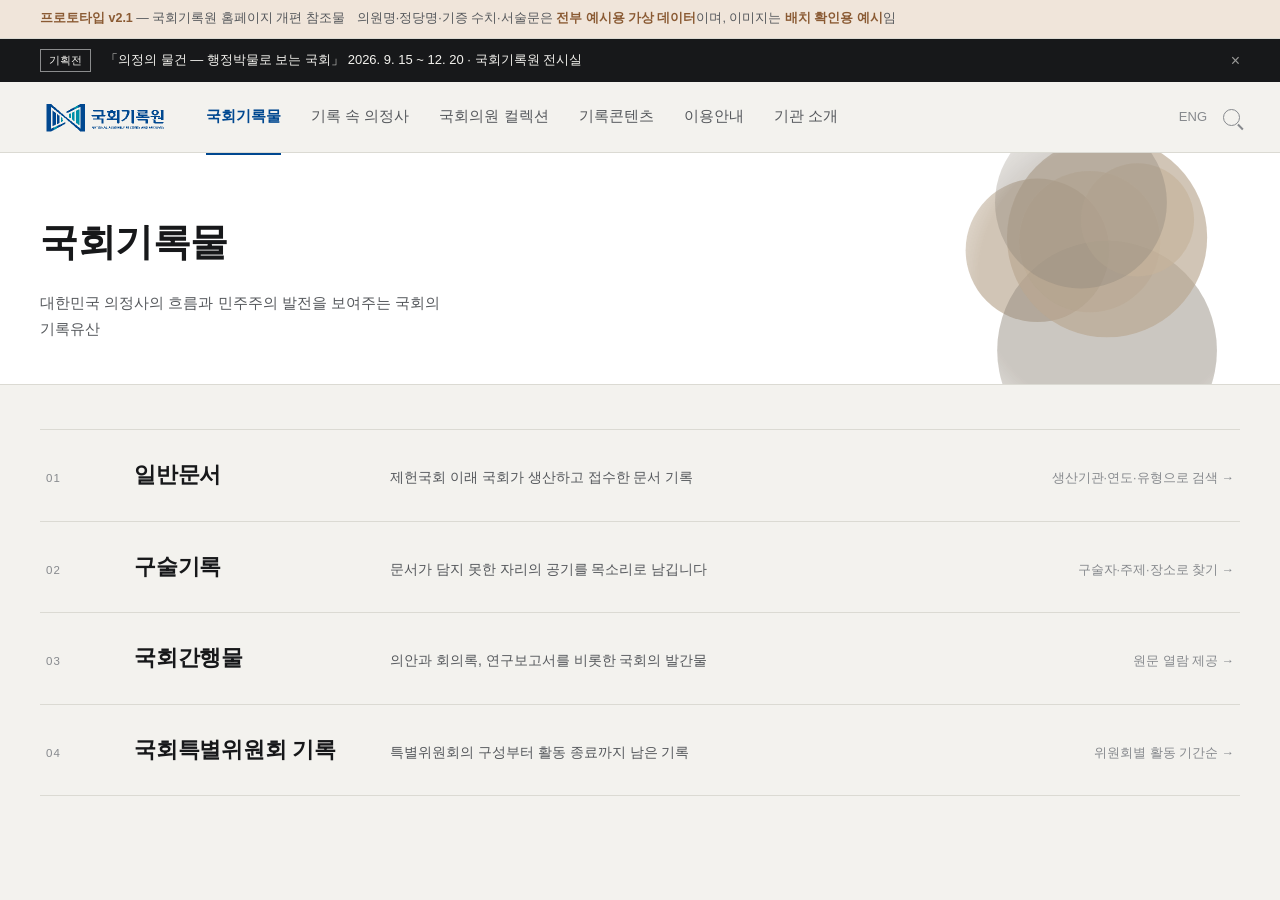
<file: records/index.html>
<!doctype html>
<html lang="ko"><head>
<meta charset="utf-8">
<meta name="viewport" content="width=device-width,initial-scale=1">
<meta name="robots" content="noindex,nofollow,noarchive">
<meta name="googlebot" content="noindex,nofollow">
<title>국회기록물 — 국회기록원 아카이브</title>
<link rel="icon" href="data:image/svg+xml,%3Csvg xmlns='http://www.w3.org/2000/svg' viewBox='0 0 16 16'%3E%3Ccircle cx='8' cy='8' r='7' fill='%23004890'/%3E%3C/svg%3E">
<style>:root{color-scheme:light}body{margin:0;padding:0;font:14px -apple-system,BlinkMacSystemFont,sans-serif;background:#faf9f5;color:#141413}img{max-width:100%}[hidden]:not([hidden=until-found i]){display:none!important}</style>
<script>window.NAA = {"page": "records", "root": "../", "oh": "oral-history/", "ext": false};</script>
</head><body>
<!-- 자동 생성 파일(tools/build_site.py). 고칠 때는 tools/naa_site.src.html을 고친 뒤 다시 생성함 -->

<script>document.documentElement.lang = "ko";</script>
<style>
  :root{
    --font-sans:"Pretendard","Apple SD Gothic Neo",-apple-system,BlinkMacSystemFont,
      "Malgun Gothic","맑은 고딕","Noto Sans KR","Nanum Gothic","Helvetica Neue",Arial,sans-serif;
    --font-serif:"AppleMyungjo","Apple SD Gothic Neo","Nanum Myeongjo",
      "Batang","바탕","Gungsuh","궁서",Georgia,serif;

    --paper:#F3F2EE;
    --surface:#FFFFFF;
    --surface-2:#E8E7E1;
    --ink:#17181A;
    --ink-2:#55585C;
    --ink-3:#86898D;
    --line:#DBDAD3;
    --line-2:#C2C1B9;
    --ci-navy:#004890;
    --ci-teal:#0090A8;
    --accent:#004890;
    --accent-soft:#E4EBF3;
    --copper:#8A5A33;
    --copper-soft:#F0E5DA;
    --focus:#B8892B;
    --logo-filter:none;
  }
  :root:not([data-theme="light"]){ color-scheme: light dark; }
  @media (prefers-color-scheme: dark){
    :root:not([data-theme="light"]){
      --paper:#141513; --surface:#1B1D1B; --surface-2:#252724;
      --ink:#EDEDE9; --ink-2:#B0B3AF; --ink-3:#838682; --line:#2C2E2B; --line-2:#3E413D;
      --ci-navy:#7FAEDC; --ci-teal:#5FBCCE;
      --accent:#7FAEDC; --accent-soft:#152131; --copper:#C99263; --copper-soft:#2A2018;
      --focus:#D9AE55;
      --logo-filter:brightness(1.6) saturate(1.05);
    }
  }
  :root[data-theme="dark"]{
    --paper:#141513; --surface:#1B1D1B; --surface-2:#252724;
    --ink:#EDEDE9; --ink-2:#B0B3AF; --ink-3:#838682; --line:#2C2E2B; --line-2:#3E413D;
    --ci-navy:#7FAEDC; --ci-teal:#5FBCCE;
    --accent:#7FAEDC; --accent-soft:#152131; --copper:#C99263; --copper-soft:#2A2018;
    --focus:#D9AE55; --logo-filter:brightness(1.6) saturate(1.05); color-scheme: dark;
  }

  *{box-sizing:border-box}
  body{margin:0; background:var(--paper); color:var(--ink);
    font-family:var(--font-sans); font-size:15px; line-height:1.75; -webkit-font-smoothing:antialiased}
  h1,h2,h3,h4{margin:0; text-wrap:balance; font-weight:700; letter-spacing:-.012em;
    word-break:keep-all; overflow-wrap:break-word}
  p, li, figcaption, dt, dd{word-break:keep-all; overflow-wrap:break-word}
  p{margin:0}
  button{font:inherit; color:inherit; cursor:pointer; background:none; border:none; padding:0}
  a{color:inherit}
  :focus-visible{outline:2px solid var(--focus); outline-offset:3px}
  .serif{font-family:var(--font-serif)}
  .tnum{font-variant-numeric:tabular-nums}
  .wrap{max-width:1260px; margin:0 auto; padding:0 30px}
  [hidden]{display:none !important}
  .sr{position:absolute; width:1px; height:1px; overflow:hidden; clip:rect(0 0 0 0); white-space:nowrap}
  svg.viz{display:block; width:100%; height:100%}

  /* ---------- 안내 / 배너 / 헤더 ---------- */
  .notice{background:var(--copper-soft); border-bottom:1px solid var(--line); font-size:12.5px; color:var(--ink-2)}
  .notice .wrap{display:flex; gap:12px; flex-wrap:wrap; padding-top:8px; padding-bottom:8px}
  .notice b{color:var(--copper); font-weight:600}
  .banner{background:var(--ink); color:var(--paper); font-size:13px}
  .banner .wrap{display:flex; align-items:center; gap:14px; padding-top:10px; padding-bottom:10px}
  .banner .tagb{border:1px solid rgba(255,255,255,.5); padding:1px 8px; font-size:11px; white-space:nowrap}
  .banner .close{margin-left:auto; opacity:.6; font-size:16px; line-height:1}

  .site{background:var(--paper); border-bottom:1px solid var(--line); position:sticky; top:0; z-index:40}
  .site .wrap{display:flex; align-items:center; gap:34px; height:70px}
  .brand{display:block; width:132px; height:39px; flex:none;
    background:url("[data-uri]") no-repeat left center / contain}
  .brand{filter:var(--logo-filter)}
  .nav{display:flex; gap:30px; font-size:15px; color:var(--ink-2); align-items:center}
  .nav > .m{position:relative}
  .nav > .m > button{padding:24px 0; border-bottom:2px solid transparent}
  .nav > .m > button:hover, .nav > .m:focus-within > button{color:var(--ci-navy)}
  .nav > .m > button[aria-current="true"]{color:var(--ci-navy); font-weight:600; border-bottom-color:var(--ci-navy)}
  .mega{
    position:absolute; left:50%; transform:translateX(-50%); top:100%;
    min-width:230px; background:var(--surface); border:1px solid var(--line);
    box-shadow:0 12px 28px -18px rgba(0,0,0,.35); padding:18px 22px 20px;
    opacity:0; visibility:hidden; transition:opacity .14s; z-index:50;
  }
  .nav > .m:hover .mega, .nav > .m:focus-within .mega{opacity:1; visibility:visible}
  .mega .d{font-size:12px; color:var(--ink-3); line-height:1.6; padding-bottom:12px;
    margin-bottom:12px; border-bottom:1px solid var(--line); max-width:26ch}
  .mega ul{list-style:none; margin:0; padding:0; display:flex; flex-direction:column; gap:9px}
  .mega a{font-size:13.5px; color:var(--ink-2); text-decoration:none; white-space:nowrap; display:block}
  .mega a:hover{color:var(--ci-navy); text-decoration:underline; text-underline-offset:3px}
  .mega .new{font-size:10px; color:var(--ci-teal); border:1px solid var(--ci-teal); padding:0 5px; margin-left:6px}
  .site .right{margin-left:auto; font-size:13px; color:var(--ink-3); display:flex; gap:16px; align-items:center}
  .site .right span{cursor:pointer}
  .site .right .sch{width:17px; height:17px; display:block;
    border:1.7px solid var(--ink-3); border-radius:50%; position:relative}
  .site .right .sch::after{content:""; position:absolute; right:-5px; bottom:-3px; width:7px; height:1.7px;
    background:var(--ink-3); transform:rotate(45deg)}

  /* ---------- 홈: 히어로 (겹치는 도형) ---------- */
  .hero{position:relative; overflow:hidden; border-bottom:1px solid var(--line)}
  .hero .art{position:absolute; inset:0; pointer-events:none}
  .hero .art > div, .lhead .art{
    -webkit-mask-image:radial-gradient(closest-side, #000 62%, transparent 100%);
    mask-image:radial-gradient(closest-side, #000 62%, transparent 100%);
  }
  .hero .art .a1{position:absolute; right:-8%; top:-22%; width:56%; aspect-ratio:1/1; opacity:.92}
  .hero .art .a2{position:absolute; right:30%; bottom:-30%; width:26%; aspect-ratio:1/1; opacity:.6}
  .hero .wrap{position:relative; padding-top:112px; padding-bottom:118px}
  .hero .txt{max-width:min(52%, 620px)}
  .hero h1{font-family:var(--font-serif); font-size:clamp(31px,4.2vw,54px); line-height:1.32}
  .hero .lede{margin-top:28px; color:var(--ink-2); font-size:16px}
  .hero .scrollhint{margin-top:52px; font-size:12.5px; color:var(--ink-3); letter-spacing:.08em}

  /* ---------- 홈: 섹션 공통 ---------- */
  .sec{padding:96px 0; border-bottom:1px solid var(--line)}
  .sec:nth-child(even){background:var(--surface)}
  .sec-head{display:grid; grid-template-columns:minmax(0,1fr) minmax(0,1.05fr); gap:56px;
    align-items:end; padding-bottom:34px; margin-bottom:44px; border-bottom:1px solid var(--line)}
  .sec-head .no{font-size:11.5px; letter-spacing:.24em; color:var(--ink-3); font-variant-numeric:tabular-nums}
  .sec-head h2{font-family:var(--font-serif); font-size:clamp(26px,3vw,38px); margin-top:14px; letter-spacing:-.02em}
  .sec-head .d{color:var(--ink-2); font-size:15px; max-width:44ch; padding-bottom:5px}

  /* 목록형 섹션 */
  .idxlist{list-style:none; margin:0; padding:0}
  .idxlist li{border-bottom:1px solid var(--line)}
  .idxlist li:first-child{border-top:1px solid var(--line)}
  .idxlist button, .idxlist a.idxrow{display:grid; grid-template-columns:64px minmax(150px,232px) minmax(0,1fr) auto;
    gap:24px; align-items:baseline; width:100%; text-align:left; padding:26px 6px}
  .idxlist .n{font-size:11.5px; color:var(--ink-3); font-variant-numeric:tabular-nums; letter-spacing:.1em}
  .idxlist .t{font-size:22px; font-weight:700; letter-spacing:-.01em}
  .idxlist .dd{font-size:14px; color:var(--ink-2)}
  .idxlist .go{font-size:12.5px; color:var(--ink-3); white-space:nowrap}
  .idxlist button:hover, .idxlist a.idxrow:hover{background:var(--accent-soft)}
  .idxlist button:hover .go, .idxlist a.idxrow:hover .go{color:var(--accent)}
  .idxlist button:hover .t, .idxlist a.idxrow:hover .t{text-decoration:underline; text-underline-offset:5px; text-decoration-thickness:1px}

  /* 대표 사례형 섹션 */
  .feature{position:relative}
  .feature .visual{width:64%; aspect-ratio:16/10; overflow:hidden; background:var(--surface-2)}
  .feature.rev .visual{margin-left:36%}
  .feature .panel{position:relative; z-index:2; width:47%; margin-top:-108px; margin-left:auto;
    background:var(--paper); border:1px solid var(--line); padding:32px 34px 34px}
  .sec:nth-child(even) .feature .panel{background:var(--surface)}
  .feature.rev .panel{margin-left:0; margin-right:auto}
  .feature .note{font-size:14px; color:var(--ink-2); padding-bottom:20px; margin-bottom:20px;
    border-bottom:1px solid var(--line)}
  .picks{display:flex; flex-direction:column; gap:16px}
  .pick{display:flex; gap:15px; align-items:flex-start; text-align:left; width:100%}
  .pick .th{width:82px; height:60px; flex:none; overflow:hidden; background:var(--surface-2)}
  .pick b{display:block; font-size:14.5px; font-weight:600}
  .pick span span{display:block; font-size:12.5px; color:var(--ink-3); margin-top:3px; line-height:1.55}
  .pick:hover b{text-decoration:underline; text-underline-offset:3px}
  .feature .go{margin-top:26px; font-size:13.5px; color:var(--accent);
    border-bottom:1px solid var(--line-2); padding-bottom:4px}
  .feature .go:hover{border-bottom-color:var(--accent)}

  /* 타일형 섹션 */
  .tiles{display:grid; grid-template-columns:repeat(4,1fr); gap:22px}
  .tile{text-align:left; display:block; text-decoration:none}
  .tiles-more{display:inline-block; margin-top:30px; font-size:13.5px; color:var(--accent); text-decoration:none;
    border-bottom:1px solid var(--line-2); padding-bottom:4px}
  .tiles-more:hover{border-bottom-color:var(--accent)}
  .contents-body{padding-top:44px; padding-bottom:96px}
  @media (min-width:1024px){ .tiles.n3{grid-template-columns:repeat(3,1fr)} }
  a.idxrow{text-decoration:none}
  .tile .img{display:block; aspect-ratio:4/5; overflow:hidden; background:var(--surface-2)}
  .tile .img svg{transition:transform .5s cubic-bezier(.2,.7,.3,1)}
  .tile:hover .img svg{transform:scale(1.04)}
  .tile .cap{display:block; padding-top:15px}
  .tile .cap b{display:block; font-size:18px}
  .tile .cap span{display:block; font-size:13px; color:var(--ink-3); margin-top:6px; line-height:1.6}
  .tile:hover .cap b{text-decoration:underline; text-underline-offset:4px}

  /* 기증 안내 박스 */
  .donatebox{display:flex; gap:34px; align-items:center; justify-content:space-between; flex-wrap:wrap;
    margin-top:48px; background:var(--ink); color:var(--paper); padding:40px 40px}
  .donatebox h3{font-family:var(--font-serif); font-size:23px}
  .donatebox p{margin-top:10px; opacity:.72; font-size:14px; max-width:52ch}
  .donatebox a{border:1px solid rgba(255,255,255,.45); padding:12px 26px; text-decoration:none;
    font-size:14px; white-space:nowrap}
  .donatebox a:hover{background:rgba(255,255,255,.12)}

  /* 기관 소개 섹션 */
  .about{display:grid; grid-template-columns:minmax(0,1fr) minmax(0,1.05fr); gap:56px; align-items:start}
  .about .prose p{color:var(--ink-2); font-size:15px}
  .about .prose p + p{margin-top:16px}
  .figs3{display:flex; gap:36px; flex-wrap:wrap; margin-top:32px; padding-top:26px; border-top:1px solid var(--line)}
  .figs3 div dt{font-size:12.5px; color:var(--ink-3)}
  .figs3 div dd{margin:4px 0 0; font-family:var(--font-serif); font-size:27px; font-weight:600}
  .figs3 div dd small{font-family:var(--font-sans); font-size:13px; font-weight:400; margin-left:2px}
  .newsbox .nh{display:flex; align-items:baseline; gap:16px; padding-bottom:14px; border-bottom:1px solid var(--line)}
  .newsbox .nh h3{font-family:var(--font-serif); font-size:20px}
  .newsbox .nh span{margin-left:auto; font-size:12.5px; color:var(--ink-3)}
  .newsbox ul{list-style:none; margin:0; padding:0}
  .newsbox li{border-bottom:1px solid var(--line)}
  .newsbox button{display:flex; gap:16px; align-items:baseline; width:100%; text-align:left; padding:15px 2px}
  .newsbox .d{font-size:12px; color:var(--ink-3); width:82px; flex:none; font-variant-numeric:tabular-nums}
  .newsbox .t{font-size:14.5px}
  .newsbox .c{margin-left:auto; font-size:11px; color:var(--ink-3); border:1px solid var(--line);
    padding:1px 8px; white-space:nowrap}
  .newsbox button:hover .t{text-decoration:underline; text-underline-offset:3px}

  footer.foot{border-top:1px solid var(--line); background:var(--surface); padding:0; font-size:12.5px; color:var(--ink-3)}
  .foot .links{border-bottom:1px solid var(--line)}
  .foot .links .wrap{display:flex; gap:14px; flex-wrap:wrap; padding-top:16px; padding-bottom:16px}
  .foot .links button{border:1px solid var(--line-2); padding:8px 16px; font-size:12.5px; color:var(--ink-2);
    display:flex; align-items:center; gap:26px; min-width:212px; justify-content:space-between}
  .foot .links button:hover{border-color:var(--ci-navy); color:var(--ci-navy)}
  .foot .info{padding-top:28px; padding-bottom:62px}
  .foot .info .brand{margin-bottom:16px; opacity:.85}
  .foot .info p{margin-bottom:5px; line-height:1.8}

  /* ---------- 목록 ---------- */
  .lhead{border-bottom:1px solid var(--line); background:var(--surface); position:relative; overflow:hidden}
  .lhead .art{position:absolute; right:-4%; top:-40%; width:34%; aspect-ratio:1/1; opacity:.6; pointer-events:none}
  .lhead .wrap{position:relative; padding:56px 30px 42px}
  .lhead h1{font-family:var(--font-serif); font-size:38px}
  .lhead .lede{margin-top:14px; color:var(--ink-2); max-width:52ch}
  .terms{display:flex; gap:22px; margin-top:30px; font-size:14.5px; color:var(--ink-3); flex-wrap:wrap}
  .terms button{padding-bottom:5px; border-bottom:2px solid transparent}
  .terms button[aria-selected="true"]{color:var(--ink); font-weight:600; border-bottom-color:var(--ink)}
  .terms button:disabled{cursor:default; opacity:.5}
  .terms .tag{font-size:11px; color:var(--ink-3); margin-left:5px}

  .toolbar{border-bottom:1px solid var(--line); background:var(--paper); position:sticky; top:64px; z-index:30}
  .toolbar .wrap{display:flex; align-items:center; gap:12px; padding-top:13px; padding-bottom:13px; flex-wrap:wrap}
  .seg{display:flex; border:1px solid var(--line-2)}
  .seg button{padding:7px 15px; font-size:13px; color:var(--ink-2); border-right:1px solid var(--line-2)}
  .seg button:last-child{border-right:none}
  .seg button[aria-pressed="true"]{background:var(--ink); color:var(--paper)}
  .search{border:1px solid var(--line-2); background:var(--surface); color:var(--ink); padding:7px 12px; font-size:13px; width:180px}
  .idx{display:flex; flex-wrap:wrap; margin-left:auto}
  .idx button{width:28px; padding:6px 0; font-size:13px; color:var(--ink-3)}
  .idx button:hover:not(:disabled){color:var(--accent)}
  .idx button[aria-pressed="true"]{color:var(--ink); font-weight:700; text-decoration:underline; text-underline-offset:4px}
  .idx button:disabled{color:var(--line-2); cursor:default}
  .resline{padding:26px 0 20px; font-size:13.5px; color:var(--ink-2); display:flex; gap:18px; align-items:center; flex-wrap:wrap}
  .resline b{color:var(--ink); font-weight:600}
  .resline .lg{display:flex; gap:20px; color:var(--ink-3); font-size:12.5px}
  .resline .lg span{display:flex; align-items:center; gap:7px}
  .resline .lg i{width:24px; height:16px; display:block; overflow:hidden}

  .grid{display:grid; grid-template-columns:repeat(4,1fr); gap:30px 22px; padding-bottom:64px}
  .mcard{position:relative}
  .mcard .shot{aspect-ratio:4/3; overflow:hidden; background:var(--surface-2)}
  .mcard .shot svg{transition:transform .5s cubic-bezier(.2,.7,.3,1)}
  .mcard:hover .shot svg{transform:scale(1.04)}
  .mcard h3{font-family:var(--font-serif); font-size:20px; margin-top:14px}
  .mcard .meta{font-size:12.5px; color:var(--ink-3); margin-top:3px}
  .mcard.empty h3{color:var(--ink-2)}
  .mcard.empty .meta{color:var(--line-2)}
  .mcard .cardlink{text-decoration:none}
  .mcard .cardlink::after{content:""; position:absolute; inset:0}
  .mcard:hover h3{text-decoration:underline; text-underline-offset:4px; text-decoration-thickness:1px}
  .estate{padding:80px 0; text-align:center; color:var(--ink-3)}
  .morebtn{display:flex; justify-content:center; padding-bottom:76px}
  .morebtn button{border:1px solid var(--line-2); padding:12px 34px; font-size:14px; color:var(--ink-2)}
  .morebtn button:hover{border-color:var(--ink); color:var(--ink)}

  /* ---------- 상세 ---------- */
  .backbar{border-bottom:1px solid var(--line); background:var(--paper); position:sticky; top:64px; z-index:30}
  .backbar .wrap{padding:12px 30px; display:flex; align-items:center; gap:12px}
  .backbar button{font-size:13.5px; color:var(--ink-2)}
  .backbar button:hover{color:var(--ink)}
  .backbar .sid{font-size:11.5px; color:var(--ink-3); letter-spacing:.08em; margin-left:auto}

  .dhero{background:var(--surface); border-bottom:1px solid var(--line)}
  .dhero .band{display:grid; grid-template-columns:2fr 1fr 1fr; gap:2px; aspect-ratio:21/7; max-height:400px;
    overflow:hidden; background:var(--line)}
  .dhero .band > div{overflow:hidden; background:var(--surface-2)}
  .dhero .cap{font-size:11.5px; color:var(--ink-3); max-width:1260px; margin:0 auto; padding:9px 30px 0}
  .dhero .wrap{padding:34px 30px 46px}
  .dhero .kicker{font-size:12px; letter-spacing:.16em; color:var(--ink-3)}
  .dhero h1{font-family:var(--font-serif); font-size:clamp(33px,4.6vw,52px); margin-top:12px}
  .dhero .oneline{margin-top:12px; color:var(--ink-2); font-size:14.5px}
  .share{display:flex; gap:10px; margin-top:24px}
  .share button{border:1px solid var(--line-2); padding:8px 16px; font-size:12.5px; color:var(--ink-2)}
  .share button:hover{border-color:var(--ink); color:var(--ink)}

  .article{max-width:1260px; margin:0 auto; padding:0 30px}
  .col{max-width:35em}
  .bio{margin:56px 0 0; font-size:17.5px; line-height:1.9}
  .bio p + p{margin-top:18px}
  .ledger{margin:54px 0 0; max-width:37em}
  .ledger .lh{display:flex; align-items:baseline; gap:16px; flex-wrap:wrap;
    padding-bottom:14px; border-bottom:1px solid var(--ink)}
  .ledger h2{font-family:var(--font-serif); font-size:21px}
  .ledger .sum{margin-left:auto; font-size:12.5px; color:var(--ink-3); letter-spacing:.01em}
  .ledger .tl{list-style:none; margin:0; padding:6px 0 0}
  .ledger .tl li{position:relative; display:grid; grid-template-columns:76px 1fr; gap:18px;
    padding:13px 0 13px 22px; align-items:baseline}
  .ledger .tl li::before{content:""; position:absolute; left:0; top:21px; width:7px; height:7px;
    border-radius:50%; background:var(--accent)}
  .ledger .tl li::after{content:""; position:absolute; left:3px; top:28px; bottom:-13px; width:1px; background:var(--line-2)}
  .ledger .tl li:last-child::after{display:none}
  .ledger .tl li.wip::before{background:var(--paper); border:1.5px solid var(--copper); top:19.5px; left:-1px; width:9px; height:9px}
  .ledger .ym{font-size:12.5px; color:var(--ink-3); letter-spacing:.02em}
  .ledger .tx{font-size:15px; color:var(--ink-2); line-height:1.7}
  .ledger li.wip .tx{color:var(--copper)}
  .ledger .now{margin-top:14px; margin-left:22px; font-size:12.5px; color:var(--ink-3)}

  .chapter{margin:64px 0 0; padding-top:46px; border-top:1px solid var(--line)}
  .chapter .ch-no{font-size:11.5px; letter-spacing:.2em; color:var(--ink-3); font-variant-numeric:tabular-nums}
  .chapter h2{font-family:var(--font-serif); font-size:27px; margin-top:12px; max-width:20em}
  .chapter .prose{max-width:35em; margin-top:22px; font-size:16px; line-height:1.95; color:var(--ink-2)}
  .chapter .prose p + p{margin-top:18px}

  .pull{margin:34px 0; padding:0 0 0 22px; border-left:2px solid var(--accent)}
  .pull p{font-family:var(--font-serif); font-size:20px; line-height:1.8; color:var(--ink)}
  .pull cite{display:block; font-style:normal; font-size:12.5px; color:var(--ink-3); margin-top:12px}
  figure{margin:34px 0}
  figure.wide{max-width:920px}
  figure.wide .img{aspect-ratio:16/9}
  figure .img{aspect-ratio:4/3; background:var(--surface-2); overflow:hidden; border:1px solid var(--line)}
  figure.pair{display:grid; grid-template-columns:1fr 1fr; gap:20px}
  figure.pair .img{margin:0}
  figcaption{font-size:12px; color:var(--ink-3); line-height:1.65; margin-top:10px; max-width:44em}
  figcaption b{display:block; color:var(--ink-2); font-weight:600; font-size:12.5px; margin-bottom:2px}
  figure button.openimg{display:block; width:100%; padding:0; text-align:left}
  figure button.openimg:hover .img{border-color:var(--line-2)}
  .figlink{font-size:11.5px; color:var(--accent); margin-top:4px; display:inline-block}

  .endbar{margin:74px 0 0; padding:34px 0 0; border-top:1px solid var(--line)}
  .endbar .row{display:flex; gap:20px; flex-wrap:wrap; align-items:center; justify-content:space-between}
  .endbar p{font-size:13.5px; color:var(--ink-2); max-width:44ch}
  .endbar button{border:1px solid var(--line-2); padding:11px 22px; font-size:13.5px; color:var(--ink-2)}
  .endbar button:hover{border-color:var(--ink); color:var(--ink)}
  .endbar .disclose{font-size:11.5px; color:var(--ink-3); margin-top:22px; max-width:60ch}
  .artfoot{padding-bottom:96px}
  .invite{margin:52px 0 0; padding:32px 34px; border:1px solid var(--line); border-left:2px solid var(--copper);
    background:var(--surface); max-width:40em}
  .invite h2{font-family:var(--font-serif); font-size:20px}
  .invite p{margin-top:14px; color:var(--ink-2); font-size:15px; line-height:1.9}
  .invite a{display:inline-block; margin-top:22px; background:var(--ink); color:var(--paper);
    padding:12px 26px; text-decoration:none; font-size:14px}

  /* ---------- 기록 목록 ---------- */
  .ihead{background:var(--surface); border-bottom:1px solid var(--line)}
  .ihead .wrap{padding:40px 30px}
  .ihead h1{font-family:var(--font-serif); font-size:29px}
  .ihead .sub{margin-top:10px; font-size:13.5px; color:var(--ink-3)}
  .tabs{display:flex; gap:22px; margin-top:26px; flex-wrap:wrap; font-size:13.5px; color:var(--ink-3)}
  .tabs button{padding-bottom:6px; border-bottom:2px solid transparent}
  .tabs button[aria-selected="true"]{color:var(--ink); font-weight:600; border-bottom-color:var(--ink)}
  .tabs button:disabled{cursor:default; opacity:.45}
  .tabs .n{font-variant-numeric:tabular-nums; margin-left:5px; font-size:12px}
  .tblwrap{overflow-x:auto; border:1px solid var(--line); background:var(--surface); margin:22px 0 14px}
  table.items{border-collapse:collapse; width:100%; min-width:720px; font-size:13.5px}
  .items th{text-align:left; font-size:11.5px; font-weight:600; color:var(--ink-3);
    padding:12px 16px; border-bottom:1px solid var(--line); background:var(--surface-2); white-space:nowrap}
  .items td{padding:12px 16px; border-bottom:1px solid var(--line)}
  .items tr:last-child td{border-bottom:none}
  .items .num{text-align:right; white-space:nowrap; font-variant-numeric:tabular-nums}
  .tag{display:inline-block; font-size:10.5px; border:1px solid var(--line-2); color:var(--ink-3); padding:1px 6px}
  .tag.r{border-color:var(--copper); color:var(--copper)}
  .inote{font-size:11.5px; color:var(--ink-3); line-height:1.7; padding-bottom:84px; max-width:70ch}

  /* 구술기록 연계 — 의원이 구술자인 경우에만 상세 화면에 표시 */
  .oral-link{margin:44px 0 0; max-width:40em; display:flex; gap:18px 24px; align-items:center; flex-wrap:wrap;
    border:1px solid var(--line); border-left:2px solid var(--accent); background:var(--surface); padding:20px 24px}
  .oral-link .k{font-size:11.5px; letter-spacing:.16em; color:var(--accent)}
  .oral-link .txt{flex:1 1 20em}
  .oral-link .txt b{display:block; font-family:var(--font-serif); font-size:18px; margin-top:4px}
  .oral-link .txt span{display:block; font-size:14px; color:var(--ink-2); margin-top:4px; line-height:1.7}
  .oral-link a{border:1px solid var(--accent); color:var(--accent); padding:10px 20px; font-size:13.5px; text-decoration:none; white-space:nowrap}
  .oral-link a:hover{background:var(--accent); color:var(--paper)}

  @media (max-width:1023px){
    .hero .txt{max-width:none}
    .hero .art .a2{display:none}
    .hero .art .a1{width:80%; right:-24%; top:auto; bottom:-30%; opacity:.55}
    .sec{padding:66px 0}
    .sec-head{grid-template-columns:1fr; gap:20px; align-items:start}
    .about{grid-template-columns:1fr; gap:44px}
    .tiles{grid-template-columns:repeat(2,1fr)}
    .feature .visual{width:100%}
    .feature.rev .visual{margin-left:0}
    .feature .panel{width:100%; margin-top:-44px}
    .idxlist button, .idxlist a.idxrow{grid-template-columns:44px 1fr; gap:8px 18px}
    .idxlist .dd{grid-column:2}
    .idxlist .go{grid-column:2}
    .grid{grid-template-columns:repeat(3,1fr)}
    .hero .wrap{padding-top:84px; padding-bottom:92px}
  }
  @media (max-width:767px){
    .wrap, .article, .dhero .cap{padding-left:20px; padding-right:20px}
    .site{position:static}
    .site .wrap{height:auto; padding-top:12px; padding-bottom:10px; flex-wrap:wrap; gap:12px}
    .brand{width:112px; height:33px}
    .nav{width:100%; flex-wrap:nowrap; overflow-x:auto; gap:20px; padding-bottom:2px;
      scrollbar-width:none; -ms-overflow-style:none}
    .nav::-webkit-scrollbar{display:none}
    .nav > .m > button{padding:8px 0; white-space:nowrap; font-size:14px}
    .mega{display:none}
    .foot .links button{min-width:0; flex:1 1 44%}
    .toolbar, .backbar{top:0}
    .site .right{display:none}
    .nav{gap:16px; font-size:13px}
    .grid{grid-template-columns:repeat(2,1fr); gap:24px 14px}
    .tiles{grid-template-columns:1fr; gap:26px}
    .donatebox{padding:28px 24px}
    .idx{margin-left:0}
    .dhero .band{grid-template-columns:1fr; aspect-ratio:16/9}
    .dhero .band > div:nth-child(n+2){display:none}
    .figure.pair, figure.pair{grid-template-columns:1fr}
    .bio{font-size:16px}
    .ledger, .invite{padding:24px 22px}
  }
  @media (max-width:479px){ .grid{grid-template-columns:1fr} }
  @media (prefers-reduced-motion: reduce){ *{transition:none !important} }
</style>

<div class="notice">
  <div class="wrap">
    <span><b>프로토타입 v2.1</b> — 국회기록원 홈페이지 개편 참조물</span>
    <span>의원명·정당명·기증 수치·서술문은 <b>전부 예시용 가상 데이터</b>이며, 이미지는 <b>배치 확인용 예시</b>임</span>
  </div>
</div>

<div class="banner">
  <div class="wrap">
    <span class="tagb">기획전</span>
    <span>「의정의 물건 ― 행정박물로 보는 국회」 2026. 9. 15 ~ 12. 20 · 국회기록원 전시실</span>
    <button class="close" aria-label="배너 닫기">×</button>
  </div>
</div>

<header class="site">
  <div class="wrap">
    <a class="brand" href="../" data-go="home" aria-label="국회기록원 메인화면 바로가기"></a>
    <nav class="nav" aria-label="주요 메뉴">
      <div class="m">
        <button type="button">국회기록물</button>
        <div class="mega">
          <p class="d">대한민국 의정사의 흐름과 민주주의 발전을 보여주는 국회의 기록유산</p>
          <ul><li><a href="#">일반문서</a></li><li><a href="oral-history/">구술기록</a></li><li><a href="#">국회간행물</a></li>
              <li><a href="#">국회특별위원회 기록</a></li></ul>
        </div>
      </div>
      <div class="m">
        <button type="button">기록 속 의정사</button>
        <div class="mega">
          <p class="d">의회 민주주의 발전과 함께한 국회의 여정</p>
          <ul><li><a href="#">국회연표</a></li><li><a href="#">임시의정원</a></li>
              <li><a href="#">12.3 비상계엄</a></li></ul>
        </div>
      </div>
      <div class="m">
        <button type="button" id="nav-collection">국회의원 컬렉션</button>
        <div class="mega">
          <p class="d">한 사람이 남긴 기록으로 읽는 의정활동</p>
          <ul><li><a href="../collection/" data-go="list">제22대 국회의원<span class="new">신설</span></a></li>
              <li><a href="#">제21대 이하 국회의원</a></li>
              <li><a href="#">의장단 컬렉션</a></li>
              <li><a href="#">기록물 기증 안내</a></li></ul>
        </div>
      </div>
      <div class="m">
        <button type="button">기록콘텐츠</button>
        <div class="mega">
          <p class="d">다양한 주제와 유형의 컬렉션으로 살펴 보는 의정사</p>
          <ul><li><a href="#">국회의장 선물</a></li>
              <li><a href="#">기록물 큐레이션</a></li><li><a href="#">디지털 전시</a></li></ul>
        </div>
      </div>
      <div class="m">
        <button type="button">이용안내</button>
        <div class="mega">
          <p class="d">국회기록의 이용을 위한 열린 기록 서비스</p>
          <ul><li><a href="#">기록물 열람</a></li><li><a href="#">기록물 기증</a></li>
              <li><a href="#">정보공개</a></li></ul>
        </div>
      </div>
      <div class="m">
        <button type="button">기관 소개</button>
        <div class="mega">
          <p class="d">대한민국 의정사가 살아 숨쉬는 곳</p>
          <ul><li><a href="#">기관 소개</a></li><li><a href="#">소식</a></li>
              <li><a href="#">현황 및 자료</a></li></ul>
        </div>
      </div>
    </nav>
    <div class="right"><span>ENG</span><span class="sch" role="img" aria-label="통합검색"></span></div>
  </div>
</header>

<!-- ================= SC-00 홈 ================= -->
<main id="view-home">
  <section class="hero">
    <div class="art" aria-hidden="true">
      <div class="a1" id="art1"></div>
      <div class="a2" id="art2"></div>
    </div>
    <div class="wrap">
      <div class="txt">
        <h1>남겨진 것으로<br>의회를 다시 읽습니다</h1>
        <p class="lede">국회기록원은 의정활동의 자취를 모아 컬렉션으로 엮습니다. 문서와 사진, 목소리와 물건이 함께 한 시대의 국회를 이룹니다.</p>
        <p class="scrollhint">아래로 내려 컬렉션을 둘러보세요 ↓</p>
      </div>
    </div>
  </section>

  <div id="sections"></div>

  <footer class="foot">
    <div class="links">
      <div class="wrap">
        <button type="button">기관 홈페이지 <span>▾</span></button>
        <button type="button">위원회 홈페이지 <span>▾</span></button>
        <button type="button">기타 홈페이지 <span>▾</span></button>
        <button type="button">국회정보시스템 <span>▾</span></button>
      </div>
    </div>
    <div class="wrap info">
      <span class="brand" aria-hidden="true"></span>
      <p>(07233) 서울시 영등포구 의사당대로1 (여의도동) 국회기록원</p>
      <p>시스템 문의 : webnaa@assembly.go.kr</p>
      <p>Copyright ⓒ National Assembly Records and Archives. All rights reserved.</p>
      <p style="margin-top:12px">컬렉션에 표시되는 기증 현황은 기록관리시스템에 등록된 값이며 매월 갱신합니다.</p>
    </div>
  </footer>
</main>

<!-- ================= SC-01 목록 ================= -->
<main id="view-list" hidden>
  <section class="lhead">
    <div class="art" id="art3" aria-hidden="true"></div>
    <div class="wrap">
      <h1 class="serif">국회의원 컬렉션</h1>
      <p class="lede">제22대 국회의원 전원의 자리를 두었습니다. 기증된 기록이 있는 의원의 카드에는 색이 들어갑니다.</p>
      <div class="terms" role="tablist" aria-label="대수 선택">
        <button role="tab" aria-selected="true">제22대<span class="tag">현직</span></button>
        <button role="tab" aria-selected="false" disabled>제21대<span class="tag">전직</span></button>
        <button role="tab" aria-selected="false" disabled>제20대<span class="tag">전직</span></button>
        <button role="tab" aria-selected="false" disabled>제19대 이전</button>
      </div>
    </div>
  </section>

  <section class="toolbar">
    <div class="wrap">
      <div class="seg" role="group" aria-label="기증 여부">
        <button data-f="all" aria-pressed="true">전체</button>
        <button data-f="has" aria-pressed="false">기록이 있는 의원</button>
        <button data-f="none" aria-pressed="false">기증 대기</button>
      </div>
      <label class="sr" for="q">성명 검색</label>
      <input class="search" id="q" type="search" placeholder="성명 검색" autocomplete="off">
      <div class="idx" id="idx"></div>
    </div>
  </section>

  <div class="wrap">
    <div class="resline">
      <span id="rescount" aria-live="polite">전체 <b>0</b>명</span>
      <span class="lg">
        <span><i id="lg-color"></i>기록 있음</span>
        <span><i id="lg-gray"></i>기증 대기</span>
      </span>
    </div>
    <div class="grid" id="grid"></div>
    <div class="estate" id="empty" hidden>조건에 맞는 의원이 없습니다.</div>
    <div class="morebtn" id="morewrap"><button id="more">더 보기</button></div>
  </div>
</main>

<!-- ================= SC-02 의원 컬렉션 ================= -->
<main id="view-detail" hidden>
  <div class="backbar">
    <div class="wrap">
      <button id="back">← 국회의원 컬렉션</button>
      <span class="sid">SC-02 · 의원 컬렉션</span>
    </div>
  </div>
  <div id="detail"></div>
</main>

<!-- ================= SC-04 국회기록물 ================= -->
<main id="view-records" hidden>
  <section class="lhead">
    <div class="art" id="art5" aria-hidden="true"></div>
    <div class="wrap">
      <h1 class="serif">국회기록물</h1>
      <p class="lede">대한민국 의정사의 흐름과 민주주의 발전을 보여주는 국회의 기록유산</p>
    </div>
  </section>
  <div class="wrap contents-body"><div id="records-list"></div></div>
</main>

<!-- ================= SC-03 기록콘텐츠 ================= -->
<main id="view-contents" hidden>
  <section class="lhead">
    <div class="art" id="art4" aria-hidden="true"></div>
    <div class="wrap">
      <h1 class="serif">기록콘텐츠</h1>
      <p class="lede">다양한 주제와 유형의 컬렉션으로 살펴 보는 의정사</p>
    </div>
  </section>
  <div class="wrap contents-body"><div id="contents-tiles"></div></div>
</main>

<!-- ================= SC-02-1 기록 전체 목록 ================= -->
<main id="view-items" hidden>
  <div class="backbar">
    <div class="wrap">
      <button id="iback">← 컬렉션으로</button>
      <span class="sid">SC-02-1 · 기록 목록</span>
    </div>
  </div>
  <div id="items-body"></div>
</main>

<script>
(function(){
  "use strict";

  /* 화면 구성 — single: 한 파일 안에서 모든 화면을 전환함(claude.ai 시연본)
     home·collection·records·contents: 사이트 계층(첫 화면 / 국회의원 컬렉션 / 국회기록물 / 기록콘텐츠)별 페이지. tools/build_site.py가 지정함 */
  var NAA = window.NAA || { page:"single", root:"", oh:"https://yimjhkr68.github.io/naa-prototype/records/oral-history/", ext:true };
  var EXT = NAA.ext ? ' target="_blank" rel="noopener"' : '';
  var LOCAL = { single:["home","list","detail","items","records","contents"], home:["home"],
                collection:["list","detail","items"], records:["records"], contents:["contents"] }[NAA.page];
  function pageURL(p, hash){
    if (NAA.page === "single") return "#" + (hash || "");
    return NAA.root + (p === "home" ? "" : p + "/") + (hash ? "#" + hash : "");
  }

  var TYPES = [
    {c:"DOC", n:"문서"},   {c:"PHO", n:"사진"},   {c:"MOV", n:"영상"},
    {c:"AUD", n:"음성"},   {c:"PUB", n:"간행물"}, {c:"ADM", n:"행정박물"}
  ];
  var TYPE_NAME = {}; TYPES.forEach(function(t){ TYPE_NAME[t.c] = t.n; });
  var PARTIES = ["가온당","나래당","다솜당","마루당","무소속"];
  var CHO = ["ㄱ","ㄴ","ㄷ","ㄹ","ㅁ","ㅂ","ㅅ","ㅇ","ㅈ","ㅊ","ㅋ","ㅌ","ㅍ","ㅎ"];
  var CHO_TABLE = ["ㄱ","ㄲ","ㄴ","ㄷ","ㄸ","ㄹ","ㅁ","ㅂ","ㅃ","ㅅ","ㅆ","ㅇ","ㅈ","ㅉ","ㅊ","ㅋ","ㅌ","ㅍ","ㅎ"];
  var CHO_FOLD = {"ㄲ":"ㄱ","ㄸ":"ㄷ","ㅃ":"ㅂ","ㅆ":"ㅅ","ㅉ":"ㅈ"};

  function initials(s){
    var o = "";
    for (var i=0;i<s.length;i++){
      var c = s.charCodeAt(i) - 0xAC00;
      o += (c >= 0 && c <= 11171) ? CHO_TABLE[Math.floor(c/588)] : s[i];
    }
    return o;
  }
  function firstInitial(n){ var c = initials(n)[0]; return CHO_FOLD[c] || c; }
  function fmt(n){ return n.toLocaleString("ko-KR"); }
  function pad(n){ return String(n).padStart(2,"0"); }
  function seedOf(s){
    var h = 2166136261;
    for (var i=0;i<s.length;i++){ h ^= s.charCodeAt(i); h = Math.imul(h, 16777619); }
    return h >>> 0;
  }
  /* 우리말 조사 — 앞 글자의 받침에 따라 골라 씀 */
  function jong(w){
    if (!w) return false;
    var c = w.charCodeAt(w.length-1) - 0xAC00;
    if (c < 0 || c > 11171) return false;
    return (c % 28) !== 0;
  }
  function eun(w){ return w + (jong(w) ? "은" : "는"); }
  function eul(w){ return w + (jong(w) ? "을" : "를"); }
  function wa(w){ return w + (jong(w) ? "과" : "와"); }
  function euro(w){
    if (!w) return w;
    var c = w.charCodeAt(w.length-1) - 0xAC00;
    var t = (c >= 0 && c <= 11171) ? c % 28 : 0;
    return w + (t === 0 || t === 8 ? "로" : "으로");
  }
  /* 유형 두 개까지만 우리말로 잇고, 그 이상은 '등'으로 줄임 */
  function joinTypes(list){
    var n = list.map(function(c){ return TYPE_NAME[c]; });
    if (!n.length) return "";
    if (n.length === 1) return n[0];
    if (n.length === 2) return wa(n[0]) + " " + n[1];
    return n.slice(0,3).join("·") + " 등";
  }
  var ORD_KO = ["","첫","두 번째","세 번째","네 번째","다섯 번째","여섯 번째","일곱 번째","여덟 번째","아홉 번째","열 번째"];

  function intakeText(b,d){
    var p = [];
    if (b) p.push("상자 " + fmt(b) + "개");
    if (d) p.push("이동저장장치 " + fmt(d) + "개");
    return p.join(", ");
  }

  var RAW = [
    ["강윤서",0,0,"서울",3,"운영위원회",                        5,1,1,2140,"DOC,PHO,PUB,ADM,MOV","2026-08-18",78,64],
    ["고재민",1,0,"부산",1,"보건복지위원회",                    0,0,0,0,"",null,0,0],
    ["곽하늘",2,1,"",1,"여성가족위원회",                        0,0,1,0,"",null,0,0],
    ["구성모",0,0,"경기",2,"국토교통위원회",                    2,0,1,312,"DOC,PHO","2026-07-02",41,55],
    ["권다인",1,0,"대구",1,"교육위원회",                        0,0,0,0,"",null,0,0],
    ["김도현",2,0,"광주",4,"법제사법위원회",                    7,2,1,5820,"DOC,PHO,MOV,PUB,ADM,AUD","2026-06-11",83,58],
    ["김서준",0,1,"",1,"정무위원회",                            1,1,0,840,"DOC,PUB","2026-08-25",22,0],
    ["김은채",1,0,"인천",2,"환경노동위원회",                    3,0,0,176,"DOC,PHO,ADM","2026-05-20",37,61],
    ["나예린",2,0,"충남",1,"농림축산식품해양수산위원회",        0,0,0,0,"",null,0,0],
    ["남기훈",0,0,"경북",3,"국방위원회",                        4,0,0,1480,"DOC,PHO,PUB","2026-03-09",69,72],
    ["노현우",1,1,"",1,"과학기술정보방송통신위원회",            0,0,0,0,"",null,0,0],
    ["도경원",2,0,"전북",2,"기획재정위원회",                    2,2,0,620,"DOC,PHO,AUD","2026-08-07",15,0],
    ["동지훈",0,0,"강원",1,"행정안전위원회",                    0,0,0,0,"",null,0,0],
    ["류하은",1,0,"경기",2,"문화체육관광위원회",                3,1,1,254,"DOC,PHO,MOV","2026-04-14",52,66],
    ["마성진",2,1,"",1,"정보위원회",                            0,0,0,0,"",null,0,0],
    ["문가영",0,0,"서울",1,"교육위원회",                        0,0,1,0,"",null,0,0],
    ["민승우",1,0,"부산",3,"산업통상자원중소벤처기업위원회",    6,0,0,3260,"DOC,PHO,PUB,ADM","2026-02-26",74,49],
    ["박서연",2,0,"대전",2,"보건복지위원회",                    4,1,1,1120,"DOC,PHO,MOV,PUB","2026-07-30",61,70],
    ["박준혁",0,0,"경남",1,"국토교통위원회",                    0,0,0,0,"",null,0,0],
    ["반지호",1,1,"",1,"환경노동위원회",                        0,0,0,0,"",null,0,0],
    ["배소원",2,0,"울산",2,"운영위원회",                        2,0,1,88,"DOC,ADM","2026-06-03",28,80],
    ["백건우",0,0,"충북",4,"법제사법위원회",                    6,0,0,4410,"DOC,PHO,MOV,PUB,ADM","2026-01-19",80,53],
    ["변시온",1,0,"제주",1,"농림축산식품해양수산위원회",        0,0,0,0,"",null,0,0],
    ["서지안",2,0,"서울",2,"정무위원회",                        1,1,1,470,"DOC,PUB,AUD","2026-08-21",18,0],
    ["석민재",0,1,"",1,"국방위원회",                            0,0,0,0,"",null,0,0],
    ["성우진",1,0,"경기",3,"기획재정위원회",                    5,0,1,2680,"DOC,PHO,PUB,AUD","2026-05-08",88,67],
    ["손예린",2,0,"전남",1,"여성가족위원회",                    0,0,1,0,"",null,0,0],
    ["송하람",0,0,"대구",2,"과학기술정보방송통신위원회",        2,0,0,142,"DOC,PHO","2026-07-16",44,74],
    ["신도윤",1,0,"인천",1,"행정안전위원회",                    0,0,0,0,"",null,0,0],
    ["심유나",2,1,"",1,"문화체육관광위원회",                    2,2,0,930,"DOC,PHO,MOV","2026-08-28",12,0],
    ["안태경",0,0,"서울",5,"외교통일위원회",                    9,1,1,7240,"DOC,PHO,MOV,PUB,ADM,AUD","2026-04-02",91,62],
    ["양시현",1,0,"부산",1,"교육위원회",                        0,0,0,0,"",null,0,0],
    ["엄지원",2,0,"경기",2,"보건복지위원회",                    3,0,0,206,"DOC,PHO,PUB","2026-03-27",39,58],
    ["여준서",0,1,"",1,"산업통상자원중소벤처기업위원회",        0,0,0,0,"",null,0,0],
    ["오세람",1,0,"광주",3,"운영위원회",                        4,0,1,1960,"DOC,PHO,ADM,PUB","2026-06-24",72,65],
    ["원지후",2,0,"강원",1,"국토교통위원회",                    0,0,1,0,"",null,0,0],
    ["유가온",0,0,"충남",2,"환경노동위원회",                    2,1,0,530,"DOC,PHO","2026-08-14",25,0],
    ["윤소망",1,1,"",1,"정보위원회",                            0,0,0,0,"",null,0,0],
    ["이도경",2,0,"서울",4,"법제사법위원회",                    6,1,0,3940,"DOC,PHO,MOV,PUB,ADM","2026-02-11",77,51],
    ["이한별",0,0,"경남",1,"농림축산식품해양수산위원회",        0,0,0,0,"",null,0,0],
    ["임재하",1,0,"전북",2,"기획재정위원회",                    3,0,1,364,"DOC,PUB,AUD","2026-05-30",57,69],
    ["장미르",2,0,"대전",1,"교육위원회",                        0,0,0,0,"",null,0,0],
    ["전유겸",0,1,"",2,"외교통일위원회",                        4,0,0,1340,"DOC,PHO,PUB","2026-07-09",66,73],
    ["정하윤",1,0,"경기",3,"보건복지위원회",                    5,1,1,2470,"DOC,PHO,MOV,ADM","2026-08-05",85,60],
    ["조은결",2,0,"울산",1,"국방위원회",                        0,0,0,0,"",null,0,0],
    ["주현서",0,0,"경북",2,"행정안전위원회",                    2,0,0,118,"DOC,PHO","2026-04-22",33,77],
    ["지새힘",1,1,"",1,"여성가족위원회",                        0,0,1,0,"",null,0,0],
    ["진예본",2,0,"충북",1,"문화체육관광위원회",                0,0,0,0,"",null,0,0],
    ["차연우",0,0,"서울",2,"정무위원회",                        2,2,1,710,"DOC,PHO,AUD","2026-08-23",20,0],
    ["채민율",1,0,"부산",1,"과학기술정보방송통신위원회",        0,0,0,0,"",null,0,0],
    ["천보름",2,0,"제주",3,"산업통상자원중소벤처기업위원회",    4,0,0,1680,"DOC,PHO,PUB,ADM","2026-03-15",70,56],
    ["최다올",0,0,"전남",1,"운영위원회",                        0,0,0,0,"",null,0,0],
    ["탁유신",1,1,"",1,"국토교통위원회",                        0,0,0,0,"",null,0,0],
    ["태윤결",2,0,"경기",2,"환경노동위원회",                    2,0,1,92,"DOC,ADM","2026-06-18",30,82],
    ["표시우",0,0,"인천",1,"교육위원회",                        0,0,0,0,"",null,0,0],
    ["피현조",1,0,"대구",1,"보건복지위원회",                    0,0,1,0,"",null,0,0],
    ["하늘찬",2,0,"광주",2,"법제사법위원회",                    3,0,1,228,"DOC,PHO,MOV","2026-05-12",48,63],
    ["한겨울",0,1,"",1,"기획재정위원회",                        0,0,0,0,"",null,0,0],
    ["함소리",1,0,"강원",3,"농림축산식품해양수산위원회",        5,0,0,2050,"DOC,PHO,PUB,ADM,MOV","2026-07-25",76,59],
    ["허도담",2,0,"경남",1,"국방위원회",                        0,0,0,0,"",null,0,0],
    ["현지오",0,0,"충남",2,"외교통일위원회",                    1,1,0,395,"DOC,PUB","2026-08-16",16,0],
    ["홍마루",1,0,"서울",4,"운영위원회",                        7,0,1,4980,"DOC,PHO,MOV,PUB,ADM,AUD","2026-06-30",86,55],
    ["황가람",2,1,"",1,"정보위원회",                            0,0,0,0,"",null,0,0],
    ["김하람",3,0,"경기",1,"행정안전위원회",                    0,0,0,0,"",null,0,0],
    ["이서우",3,0,"부산",2,"문화체육관광위원회",                2,0,0,164,"DOC,PHO","2026-04-08",42,71],
    ["박한결",4,0,"서울",1,"국토교통위원회",                    0,0,0,0,"",null,0,0],
    ["정슬아",3,1,"",1,"교육위원회",                            0,0,1,0,"",null,0,0],
    ["오다인",4,0,"전북",2,"보건복지위원회",                    3,0,0,980,"DOC,PHO,PUB","2026-07-21",64,68]
  ];

  /* 구술기록 연계 — 의원이 구술자이면 구술콘텐츠(구술자 카드)로 연결함.
     키는 의원 식별자(member_id), 값은 구술기록의 구술자 식별자. 인명 사전의 같은 인물 식별자로 잇는 구조임 */
  var ORAL_BASE = NAA.oh + "#/narrator/";
  var ORAL = {
    "22-000001": { narrator:"n10", ready:true,  note:"기증을 결심한 이유와 질의서 초안, 골목에서 찍은 사진에 관해 직접 이야기한 구술입니다." },
    "22-000031": { narrator:"n11", ready:false, note:"채록을 마치고 정리하고 있습니다. 채록 정보와 요약은 구술자 카드에서 볼 수 있습니다." }
  };

  var DISTRICT_NO = ["갑","을","병"];
  var TODAY = new Date("2026-08-31");

  /* 총 건수를 유형별로 배분 */
  function splitCount(total, parts, weights){
    var wsum = weights.reduce(function(a,b){ return a+b; }, 0);
    var out = weights.map(function(w){ return Math.max(1, Math.round(total * w / wsum)); });
    out[0] += total - out.reduce(function(a,b){ return a+b; }, 0);
    if (out[0] < 1){ out[0] = 1; }
    return out;
  }

  /* 기증 회차 생성
     인수 시점에는 상자·이동저장장치 개수만 확정되고,
     정리·기술이 끝난 회차에만 유형별 건수가 확정됨 */
  function buildRounds(m){
    if (!m.roundCount) return [];
    var last = new Date(m.latest);
    var seed = m.name.charCodeAt(0);
    /* 임기 시작 다음 달부터 최근 기증일 사이에 회차를 고르게 배치함 */
    var START = new Date("2024-06-15");
    var span = (last.getFullYear() - START.getFullYear()) * 12 + (last.getMonth() - START.getMonth());
    var rounds = [], arrangedIdx = [];
    for (var i=0;i<m.roundCount;i++){
      var seq = m.roundCount - i;                    // 최근 회차부터 역산
      var d;
      if (m.roundCount === 1){ d = new Date(last); }
      else {
        d = new Date(START);
        var off = Math.round(span * (seq - 1) / (m.roundCount - 1));
        d.setMonth(d.getMonth() + off);
        if (seq === m.roundCount) d = new Date(last);
      }
      var arranged = (i >= m.unarranged);            // 최근 unarranged개 회차가 미정리
      var nt = m.types.length;
      var tcount = nt <= 2 ? nt : (2 + (seq % Math.max(1, nt - 1)));
      rounds.push({
        seq: seq,
        date: d.getFullYear() + "-" + pad(d.getMonth()+1) + "-" + pad(d.getDate()),
        types: (function(){ var k = seq % Math.max(1, nt);
          return m.types.slice(k).concat(m.types.slice(0, k)).slice(0, tcount); })(),
        arranged: arranged,
        count: null,   // 정리 완료 전에는 건수 미확정
        boxes: 0,
        devices: 0
      });
      if (arranged) arrangedIdx.push(i);
    }
    /* 확정 건수는 정리 완료 회차에만 배분함 */
    if (arrangedIdx.length){
      var w = arrangedIdx.map(function(idx){ return 1 + ((idx*7 + seed) % 5); });
      var counts = splitCount(m.count, arrangedIdx.length, w);
      arrangedIdx.forEach(function(idx, k){ rounds[idx].count = counts[k]; });
    }
    /* 인수 단위 — 정리 완료분은 실제 인수 상자 수, 미정리분은 인수 당시 수량 */
    rounds.forEach(function(r, i){
      r.boxes = r.arranged ? Math.max(1, Math.ceil(r.count / 130))
                           : 3 + ((r.seq + seed) % 12);
      r.devices = ((r.seq + i + seed) % 3 === 0) ? 1 + (r.seq % 3) : 0;
    });
    return rounds.sort(function(a,b){ return b.seq - a.seq; });
  }

  var TITLES = {
    DOC:["의정활동 서류철","상임위원회 질의자료","법률안 검토 문건","의원실 업무일지","지역 민원 처리 문서","정책 연구 메모","서한철"],
    PHO:["의정활동 사진","지역 현장 방문 사진","본회의 활동 사진","해외 시찰 사진첩","의정보고회 사진"],
    MOV:["본회의 발언 영상","국정감사 질의 영상","의정보고회 영상","정책 홍보 영상"],
    AUD:["지역 간담회 녹음","라디오 인터뷰 음원","정책 토론회 녹음"],
    PUB:["의정보고서","국정감사 정책자료집","정책토론회 자료집","저서 및 기고문","입법 백서"],
    ADM:["의원 명패","위촉장·표창","기념패","현판 및 기념품","의사봉"]
  };

  /* 정리 완료분에 대해서만 기록물철 목록을 생성함
     공개 수준은 정리 후 의원실 목록 검토를 거쳐 확정되는 값임 */
  function buildItems(m){
    var done = m.rounds.filter(function(r){ return r.arranged; });
    if (!m.count || !done.length) return [];
    var owned = TYPES.filter(function(t){ return m.types.indexOf(t.c) > -1; });
    var weights = [0.44,0.26,0.08,0.04,0.12,0.06].filter(function(_,i){
      return m.types.indexOf(TYPES[i].c) > -1;
    });
    var typeCounts = splitCount(m.count, owned.length, weights);
    var seed = m.name.charCodeAt(0);
    var items = [];
    owned.forEach(function(t, ti){
      var qty = typeCounts[ti];
      var k = qty >= 500 ? 5 : qty >= 100 ? 4 : qty >= 20 ? 3 : 2;
      k = Math.min(k, TITLES[t.c].length);
      var rowW = [];
      for (var i=0;i<k;i++) rowW.push(3 + ((i * 3 + seed + ti) % 6));
      var rowCounts = splitCount(qty, k, rowW);
      for (var i=0;i<k;i++){
        var rd = done[(i + ti) % done.length];
        var n = (i + ti + seed) % 8;
        items.push({
          title: m.name + " 의원 " + TITLES[t.c][i],
          type: t.c,
          year: String(Math.max(2024, parseInt(rd.date.slice(0,4),10) - ((i + ti) % 2))),
          qty: rowCounts[i],
          round: rd.seq,
          level: n === 7 ? "HIDDEN" : (n === 3 ? "RESTRICTED" : "OPEN")
        });
      }
    });
    return items;
  }





  var DATA = RAW.map(function(r, i){
    var types = r[10] ? r[10].split(",") : [];
    var m = {
      id: "22-" + String(i+1).padStart(6,"0"),
      name: r[0], initial: firstInitial(r[0]), init: initials(r[0]),
      party: PARTIES[r[1]],
      dType: r[2] === 1 ? "비례대표" : "지역구",
      district: r[2] === 1 ? "비례대표" : (r[3] + " " + r[0].charAt(0) + "○구" + ["갑","을","병"][i % 3]),
      region: r[2] === 1 ? "" : r[3],
      terms: r[4],
      termLabel: r[4] === 1 ? "초선" : (r[4] === 2 ? "재선" : r[4] + "선"),
      committee: r[5],
      roundCount: r[6], unarranged: r[7], ongoing: r[8] === 1,
      count: r[9], types: types, latest: r[11], digitized: r[12]
    };
    var arranged = Math.max(0, m.roundCount - m.unarranged);
    m.rounds = buildRounds(m);
    m.first = m.rounds.length ? m.rounds[m.rounds.length-1].date : null;
    m.count = arranged > 0 ? m.count : 0;
    var pend = m.rounds.filter(function(x){ return !x.arranged; });
    m.pendingBoxes = pend.reduce(function(a,x){ return a + x.boxes; }, 0);
    m.pendingDevices = pend.reduce(function(a,x){ return a + x.devices; }, 0);
    m.items = buildItems(m);
    m.typeCounts = {};
    m.items.forEach(function(it){ m.typeCounts[it.type] = (m.typeCounts[it.type]||0) + it.qty; });
    m.listedItems = m.items.filter(function(it){ return it.level !== "HIDDEN"; });
    m.hasRecords = m.roundCount > 0;
    /* 활동 서술(상세 기술) 대상 기준 — 정리 완료 500건 이상 */
    m.hasStory = m.count >= 500;
    m.seed = seedOf(m.name);
    return m;
  });

  /* ============================================================
     예시 이미지
     저채도 계열로만 구성함. 특정 정당의 상징색을 연상시키지 않기 위함
     ============================================================ */
  var PAL = [
    ["#E4DACB","#C6A87C","#8A6C45","#4A3A26"],  /* 황토·세피아 */
    ["#DCE3DD","#A9BFB2","#5F8274","#2E4A40"],  /* 청록·올리브 */
    ["#E6DCD6","#CDA98C","#A5714E","#5E3A24"],
    ["#E2E0E6","#BEB8C6","#8A8296","#4B4455"],  /* 회보라 */
    ["#E3E1D8","#BFBBA6","#8E8A72","#4B4838"],  /* 카키 */
    ["#E0E4E6","#B4C0C4","#7E8D93","#3E4B50"]   /* 회청 */
  ];
  var GRAY = ["#E0DFDC","#B7B6B2","#8B8A86","#4A4946"];

  var gid = 0;
  function uid(){ return "g" + (gid++); }

  /* --- 겹치는 도형 구성 (홈 비주얼) --- */
  function abstractSVG(seed, palIdx, dense, contained){
    var c = PAL[palIdx % PAL.length];
    var s = seed, out = "";
    function rnd(max){ s = (s * 1103515245 + 12345) >>> 0; return s % max; }
    var n = dense ? 9 : 6;
    for (var i=0;i<n;i++){
      var col = c[1 + (i % 3)];
      var op = (0.4 + (rnd(35) / 100)).toFixed(2);
      var kind = rnd(4);
      /* contained: 도형이 화면 안에 온전히 들어오게 하여 사각 잘림이 보이지 않게 함 */
      var cx = contained ? 130 + rnd(140) : 40 + rnd(320);
      var cy = contained ? 130 + rnd(140) : 40 + rnd(320);
      var r  = contained ? 40 + rnd(85)   : 46 + rnd(150);
      if (kind === 0){
        out += '<circle cx="' + cx + '" cy="' + cy + '" r="' + r + '" fill="' + col + '" opacity="' + op + '"/>';
      } else if (kind === 1){
        var w = contained ? (70 + rnd(110)) : (70 + rnd(220));
        var h = contained ? (60 + rnd(100)) : (60 + rnd(200));
        var rot = rnd(90) - 45;
        out += '<rect x="' + (cx-w/2) + '" y="' + (cy-h/2) + '" width="' + w + '" height="' + h +
          '" fill="' + col + '" opacity="' + op + '" transform="rotate(' + rot + ' ' + cx + ' ' + cy + ')"/>';
      } else if (kind === 2){
        out += '<path d="M' + cx + ',' + (cy-r) + ' A' + r + ',' + r + ' 0 0 1 ' + cx + ',' + (cy+r) + ' Z" ' +
          'fill="' + col + '" opacity="' + op + '" transform="rotate(' + (rnd(360)) + ' ' + cx + ' ' + cy + ')"/>';
      } else {
        var sw = contained ? (5 + rnd(10)) : (6 + rnd(16));
        out += '<circle cx="' + cx + '" cy="' + cy + '" r="' + r + '" fill="none" stroke="' + col +
          '" stroke-width="' + sw + '" opacity="' + op + '"/>';
      }
    }
    return '<svg class="viz" viewBox="0 0 400 400" preserveAspectRatio="xMidYMid slice" aria-hidden="true" ' +
      'style="mix-blend-mode:multiply">' + out + '</svg>';
  }

  /* --- 활동 장면 (의원 사진 자리) --- */
  var SCENES = [
    function(c){ return '' +
      '<rect width="320" height="200" fill="'+c[0]+'"/><rect y="34" width="320" height="96" fill="'+c[1]+'"/>' +
      '<path d="M0,130 H320 V200 H0 Z" fill="'+c[2]+'"/>' +
      '<circle cx="160" cy="58" r="26" fill="'+c[3]+'" opacity=".22"/>' +
      '<g fill="'+c[3]+'" opacity=".45"><rect x="18" y="96" width="26" height="34" rx="10"/>' +
      '<rect x="56" y="102" width="26" height="28" rx="10"/><rect x="238" y="100" width="26" height="30" rx="10"/>' +
      '<rect x="276" y="94" width="26" height="36" rx="10"/></g>' +
      '<rect x="118" y="150" width="84" height="50" fill="'+c[3]+'"/><circle cx="160" cy="96" r="17" fill="'+c[3]+'"/>' +
      '<path d="M132,150 C132,126 146,116 160,116 C174,116 188,126 188,150 Z" fill="'+c[3]+'"/>'; },
    function(c){ return '' +
      '<rect width="320" height="200" fill="'+c[0]+'"/><rect width="320" height="118" fill="'+c[1]+'"/>' +
      '<g fill="'+c[3]+'"><circle cx="70" cy="72" r="16"/><path d="M46,118 C46,96 56,86 70,86 C84,86 94,96 94,118 Z"/>' +
      '<circle cx="160" cy="64" r="18"/><path d="M133,118 C133,93 145,82 160,82 C175,82 187,93 187,118 Z"/>' +
      '<circle cx="250" cy="74" r="15"/><path d="M228,118 C228,98 237,88 250,88 C263,88 272,98 272,118 Z"/></g>' +
      '<rect y="118" width="320" height="12" fill="'+c[2]+'"/><rect y="130" width="320" height="70" fill="'+c[3]+'" opacity=".85"/>' +
      '<g fill="'+c[0]+'" opacity=".6"><rect x="46" y="146" width="48" height="14"/>' +
      '<rect x="136" y="146" width="48" height="14"/><rect x="226" y="146" width="48" height="14"/></g>'; },
    function(c){ return '' +
      '<rect width="320" height="200" fill="'+c[0]+'"/><path d="M0,92 L54,52 L108,92 Z" fill="'+c[1]+'"/>' +
      '<rect x="130" y="40" width="58" height="80" fill="'+c[1]+'"/><rect x="206" y="62" width="76" height="58" fill="'+c[2]+'" opacity=".8"/>' +
      '<rect y="120" width="320" height="80" fill="'+c[2]+'"/>' +
      '<g fill="'+c[3]+'"><circle cx="88" cy="118" r="13"/><path d="M68,168 C68,140 76,130 88,130 C100,130 108,140 108,168 Z"/>' +
      '<circle cx="132" cy="112" r="15"/><path d="M110,172 C110,142 119,130 132,130 C145,130 154,142 154,172 Z"/>' +
      '<circle cx="178" cy="120" r="12"/><path d="M160,166 C160,141 168,132 178,132 C188,132 196,141 196,166 Z"/></g>'; },
    function(c){ return '' +
      '<rect width="320" height="200" fill="'+c[0]+'"/><rect width="320" height="86" fill="'+c[1]+'"/>' +
      '<rect x="88" y="16" width="144" height="46" fill="'+c[2]+'" opacity=".6"/>' +
      '<g fill="'+c[3]+'"><circle cx="62" cy="92" r="14"/><path d="M40,134 C40,110 49,102 62,102 C75,102 84,110 84,134 Z"/>' +
      '<circle cx="128" cy="84" r="15"/><path d="M105,132 C105,106 115,96 128,96 C141,96 151,106 151,132 Z"/>' +
      '<circle cx="196" cy="86" r="15"/><path d="M173,132 C173,107 183,98 196,98 C209,98 219,107 219,132 Z"/>' +
      '<circle cx="260" cy="94" r="13"/><path d="M240,134 C240,112 248,104 260,104 C272,104 280,112 280,134 Z"/></g>' +
      '<ellipse cx="160" cy="164" rx="140" ry="34" fill="'+c[3]+'"/><ellipse cx="160" cy="158" rx="128" ry="27" fill="'+c[2]+'"/>'; },
    function(c){ return '' +
      '<rect width="320" height="200" fill="'+c[1]+'"/><rect y="24" width="320" height="58" fill="'+c[2]+'" opacity=".55"/>' +
      '<g stroke="'+c[0]+'" stroke-width="3" opacity=".5"><path d="M24,44 H120 M24,62 H96 M200,44 H296 M224,62 H296"/></g>' +
      '<circle cx="160" cy="90" r="22" fill="'+c[3]+'"/>' +
      '<path d="M112,200 C112,146 132,124 160,124 C188,124 208,146 208,200 Z" fill="'+c[3]+'"/>' +
      '<g fill="'+c[3]+'" opacity=".9"><rect x="88" y="168" width="8" height="32" rx="4"/>' +
      '<rect x="106" y="176" width="8" height="24" rx="4"/><rect x="212" y="172" width="8" height="28" rx="4"/>' +
      '<rect x="230" y="180" width="8" height="20" rx="4"/></g>'; },
    function(c){ return '' +
      '<rect width="320" height="200" fill="'+c[0]+'"/><rect width="320" height="104" fill="'+c[1]+'"/>' +
      '<rect x="56" y="18" width="208" height="40" fill="'+c[3]+'" opacity=".3"/>' +
      '<g fill="'+c[3]+'"><circle cx="112" cy="82" r="16"/><path d="M88,140 C88,110 98,100 112,100 C126,100 136,110 136,140 Z"/>' +
      '<circle cx="208" cy="82" r="16"/><path d="M184,140 C184,110 194,100 208,100 C222,100 232,110 232,140 Z"/>' +
      '<path d="M136,120 H184 V130 H136 Z"/></g>' +
      '<rect y="140" width="320" height="60" fill="'+c[2]+'"/><rect x="118" y="150" width="84" height="12" fill="'+c[0]+'" opacity=".75"/>'; }
  ];

  function sceneSVG(m, gray, idxIn){
    var c = gray ? GRAY : PAL[(m.seed >>> 8) % PAL.length];
    var idx = (typeof idxIn === "number") ? idxIn : (m.seed % SCENES.length);
    var g = uid();
    return '<svg class="viz" viewBox="0 0 320 200" preserveAspectRatio="xMidYMid slice" role="img" ' +
      'aria-label="' + m.name + ' 활동 사진 자리(예시 이미지)" focusable="false">' +
      '<defs><linearGradient id="' + g + '" x1="0" y1="0" x2=".35" y2="1">' +
      '<stop offset="0" stop-color="#FFF" stop-opacity=".16"/><stop offset=".55" stop-color="#FFF" stop-opacity="0"/>' +
      '<stop offset="1" stop-color="#000" stop-opacity=".14"/></linearGradient></defs>' +
      SCENES[idx](c) + '<rect width="320" height="200" fill="url(#' + g + ')"/></svg>';
  }

  function recordSVG(m, it, i){
    var c = PAL[(m.seed + i) % PAL.length];
    if (it.type === "PHO") return sceneSVG(m, false, (m.seed + i) % SCENES.length);
    if (it.type === "MOV" || it.type === "AUD"){
      var bars = "";
      for (var k=0;k<26;k++){
        var h = 8 + ((m.seed + k*7 + i*3) % 46);
        bars += '<rect x="' + (24 + k*11) + '" y="' + (100 - h/2) + '" width="5" height="' + h + '" fill="' + c[3] + '" opacity=".75"/>';
      }
      return '<svg class="viz" viewBox="0 0 320 200" preserveAspectRatio="xMidYMid slice" role="img" aria-label="' + it.title + ' 예시 이미지">' +
        '<rect width="320" height="200" fill="' + c[3] + '"/><rect y="26" width="320" height="148" fill="' + c[1] + '" opacity=".25"/>' + bars + '</svg>';
    }
    if (it.type === "ADM"){
      return '<svg class="viz" viewBox="0 0 320 200" preserveAspectRatio="xMidYMid slice" role="img" aria-label="' + it.title + ' 예시 이미지">' +
        '<rect width="320" height="200" fill="' + c[0] + '"/>' +
        '<path d="M160,26 L246,52 V104 C246,142 208,166 160,178 C112,166 74,142 74,104 V52 Z" fill="' + c[2] + '"/>' +
        '<path d="M160,44 L228,64 V104 C228,132 198,152 160,162 C122,152 92,132 92,104 V64 Z" fill="' + c[3] + '" opacity=".55"/>' +
        '<rect x="126" y="88" width="68" height="7" fill="' + c[0] + '" opacity=".9"/>' +
        '<rect x="140" y="106" width="40" height="7" fill="' + c[0] + '" opacity=".75"/></svg>';
    }
    var lines = "";
    for (var j=0;j<9;j++){
      var w = 40 + ((m.seed + j*13 + i*5) % 130);
      lines += '<rect x="86" y="' + (54 + j*13) + '" width="' + w + '" height="4" fill="' + c[3] + '" opacity=".45"/>';
    }
    return '<svg class="viz" viewBox="0 0 320 200" preserveAspectRatio="xMidYMid slice" role="img" aria-label="' + it.title + ' 예시 이미지">' +
      '<rect width="320" height="200" fill="' + c[1] + '"/><rect x="70" y="18" width="180" height="182" fill="' + c[0] + '"/>' +
      '<rect x="86" y="34" width="92" height="8" fill="' + c[3] + '" opacity=".8"/>' + lines +
      '<circle cx="216" cy="166" r="17" fill="none" stroke="' + c[3] + '" stroke-width="3" opacity=".5"/></svg>';
  }

  /* ============================================================
     서술문 — 실제로는 기록연구사가 작성한 원고가 들어갈 자리임
     ============================================================ */
  var CDESC = {
    "운영위원회":["국회 운영과 국회 소속기관","국회 운영"],
    "법제사법위원회":["법무·법원 행정과 법률안 체계 심사","사법"],
    "정무위원회":["국무조정실 소관 사무와 금융·공정거래","금융과 공정거래"],
    "기획재정위원회":["예산과 조세","재정"],
    "교육위원회":["교육 정책과 학교 현장","교육"],
    "과학기술정보방송통신위원회":["과학기술과 방송통신","과학기술"],
    "외교통일위원회":["외교와 남북관계","외교"],
    "국방위원회":["국방과 병역","국방"],
    "행정안전위원회":["지방행정과 재난안전","안전"],
    "문화체육관광위원회":["문화·체육·관광","문화"],
    "농림축산식품해양수산위원회":["농림축산식품과 해양수산","농어촌"],
    "산업통상자원중소벤처기업위원회":["산업·통상과 중소기업","산업"],
    "보건복지위원회":["보건의료와 사회복지","복지"],
    "환경노동위원회":["환경과 노동","환경과 노동"],
    "국토교통위원회":["국토 개발과 교통","국토교통"],
    "정보위원회":["국가정보 업무","정보"],
    "여성가족위원회":["여성·가족·청소년","여성가족"]
  };
  var ORD = ["","첫","두","세","네","다섯","여섯","일곱","여덟","아홉","열"];

  /* 서술형 인적사항 — 표 대신 문장으로 */
  function bioText(m){
    var d = CDESC[m.committee] || ["의정 활동","정책"];
    var a = m.dType === "비례대표"
      ? m.name + " 의원은 " + m.party + " 비례대표로 제22대 국회에 들어왔다."
      : m.name + " 의원은 " + m.party + " 소속으로 " + m.region + " 지역구에서 당선되었다.";
    a += m.terms > 1
      ? " 2024년 5월에 시작한 " + (ORD_KO[m.terms] || m.terms + "번째") + " 임기다. " + m.committee + "에서 활동하고 있다."
      : " 2024년 5월에 첫 임기를 시작해 " + m.committee + "에서 활동하고 있다.";
    var b = m.hasRecords
      ? "국회기록원이 보존하는 " + m.name + " 컬렉션은 " +
        (m.first.slice(0,4) === m.latest.slice(0,4)
          ? m.first.slice(0,4) + "년에 기증받은 기록으로 이루어져 있다. "
          : m.first.slice(0,4) + "년부터 " + m.latest.slice(0,4) + "년 사이에 기증받은 기록으로 이루어져 있다. ") +
        "의원실에서 만든 문건과 현장에서 남긴 사진이 함께 있어, " +
        "한 사람의 의정활동이 어떤 자리에서 어떤 방식으로 이루어졌는지 보여준다."
      : eul(d[0]) + " 소관하는 위원회에서 법안 심사와 국정감사에 참여했다. " +
        (m.dType === "비례대표"
          ? "정책토론회와 간담회를 열어 현장의 의견을 모았고, 그 결과를 자료집으로 묶었다."
          : "지역 현안을 다루는 자리에도 꾸준히 나섰다.");
    return [a, b];
  }

  /* 회차별 기증 기술문 — 표가 아니라 문장으로 */
  /* 기증 이력 — 회차별로 한 줄씩 짧게 */
  function ledgerRows(m){
    return m.rounds.slice().sort(function(x,y){ return x.seq - y.seq; }).map(function(r){
      var ym = r.date.slice(0,4) + ". " + parseInt(r.date.slice(5,7),10);
      var ord = ORD_KO[r.seq] || (r.seq + "번째");
      var tx = r.arranged
        ? ord + " 기증. " + joinTypes(r.types.slice(0,3)) + " " + fmt(r.count) + "건."
        : ord + " 기증. 현재 정리하고 있다.";
      return { ym: ym, tx: tx, wip: !r.arranged };
    });
  }

  function pickItems(m, types, n){
    var pool = m.listedItems.filter(function(it){ return types.indexOf(it.type) > -1; });
    if (!pool.length) pool = m.listedItems.slice();
    return pool.slice(0, n);
  }

  /* 장(章) 구성 — 블록 단위로 서술과 도판을 번갈아 배치함
     실제 구축 시에는 기록연구사가 작성한 원고가 이 자리에 들어감 */

  /* 시범 작성 대상 — 원고를 직접 쓴 컬렉션. 나머지는 아래 기본 틀로 생성함 */
  var STORY = {
    "강윤서": [
      { title:"운영위원회에서", blocks:[
        ["p","운영위원회는 국회의 살림과 운영을 맡아보는 위원회다. 본회의 일정과 의사 규칙, 국회 소속기관의 예산과 조직이 이 자리에서 논의된다. 강윤서 의원은 제22대 국회에 들어오면서 이 위원회에 배정되었고, 세 번째 임기의 대부분을 여기서 보냈다."],
        ["p","이 시기의 기록은 대부분 회의를 준비하며 만든 문서다. 질의서 초안에는 줄을 그어 지운 문장과 여백에 적어 넣은 메모가 함께 있다. 어떤 질문을 하려다 접었는지, 어떤 표현으로 고쳐 썼는지가 종이 위에 그대로 남았다. 회의록에는 최종 발언만 실리지만, 이 문서에는 그 앞의 망설임이 남아 있다."],
        ["fig",0],
        ["p","국회 소속기관의 예산 심사를 다룬 문건철은 2025년 가을에 몰려 있다. 기관이 낸 자료와 의원실이 따로 만든 대조표가 나란히 편철되어 있어, 같은 숫자를 두고 양쪽이 어느 대목을 달리 보았는지 알 수 있다. 대조표 여백에는 더 확인해야 할 항목마다 표시가 남아 있다."],
        ["p","의사 규칙 개정 논의를 담은 문서는 분량이 많지 않다. 다만 회의 앞뒤로 오간 짧은 메모가 함께 붙어 있어, 조문 한 줄이 바뀌기까지 오간 논의를 따라가기에는 모자라지 않다."],
        ["pair",1,2]
      ]},
      { title:"지역에서", blocks:[
        ["p","서울의 지역구는 강윤서 의원이 세 차례 당선된 곳이다. 컬렉션의 다른 한 축이 여기서 만들어졌다. 국회에서 남은 기록이 회의와 법안을 따라간다면, 지역에서 남은 기록은 사람과 장소를 따라간다."],
        ["p","민원 처리 문서철에는 주민이 접수한 문제와 의원실이 관계 기관에 보낸 질의, 그리고 돌아온 회신이 한 묶음으로 편철되어 있다. 재개발 구역의 이주 대책, 오래된 상가 건물의 안전 점검, 통학로의 신호 체계 같은 사안이 해마다 되풀이해 나타난다."],
        ["fig",3],
        ["p","현장 사진은 문서가 적지 못한 것을 보여준다. 회의장이 아니라 골목과 상가 앞, 공사장 가림막 옆에서 찍은 사진이 많다. 더러는 뒷면에 날짜와 장소가 적혀 있어 같은 시기의 문서와 맞대어 볼 수 있다. 사진 한 장과 민원 문서 한 건이 같은 날을 가리키는 경우도 있다."],
        ["quote","의원실 캐비닛에 쌓여 있던 자료가 임기가 끝나면 그대로 폐기된다는 사실을 알고 기증을 결심했습니다. 개인의 기록이 아니라 의회의 기록으로 남기고 싶었습니다.","강윤서 의원, 2024년 6월 기증 협약 당시"],
        ["p","지역 간담회 자료집은 임기 내내 해마다 만들어졌다. 같은 주제가 여러 해에 걸쳐 다시 오르는 대목에서는 한 사안이 얼마나 오래 걸려 있었는지 드러난다. 자료집은 그해의 요구를 적어 둔 문서이면서, 여러 해를 겹쳐 보면 끝내 풀리지 않은 것의 목록이 된다."],
        ["pair",4,5]
      ]},
      { title:"컬렉션이 만들어지기까지", blocks:[
        ["p","이 컬렉션은 한 번에 만들어지지 않았다. 2024년 6월 첫 기증을 시작으로 다섯 차례에 걸쳐 기록이 더해졌고, 회차마다 성격이 조금씩 다르다."],
        ["p","첫 회차는 임기가 시작되고 얼마 지나지 않아 의원실이 정리해 둔 자료였다. 그 뒤로는 한 해에 한두 차례씩, 정리가 끝난 분량이 상자에 담겨 옮겨 왔다. 처음에는 문서가 대부분이었으나 뒤로 갈수록 사진과 영상이 늘었다. 기록을 남기는 방식도 임기 중에 조금씩 달라진 셈이다."],
        ["p","다섯 번째 기증분은 아직 정리하고 있다. 정리를 마치면 유형별 건수가 확정되어 이 컬렉션에 더해진다. 이 컬렉션은 아직 완결되지 않았다. 기록은 지금도 쌓이고 있다."]
      ]}
    ]
  };

  function chapters(m){
    if (STORY[m.name]) return STORY[m.name];
    var d = CDESC[m.committee] || ["의정 활동","정책"];
    var ch = [];
    ch.push({ title: m.committee + "에서", blocks:[
      ["p", eun(m.committee) + " " + eul(d[0]) + " 다루는 상임위원회다. " + m.name + " 의원은 이곳에서 법안 심사와 국정감사에 참여하며 " + d[1] + " 현안을 살폈다."],
      ["p","이 시기의 기록은 질의를 준비하며 모은 자료와 회의를 마친 뒤 정리한 문건으로 남아 있다. 한 안건을 두고 앞뒤로 작성한 문서가 나란히 남은 경우가 있어, 결론만이 아니라 그 결론에 이르기까지의 과정을 함께 읽을 수 있다."],
      ["fig",0],
      ["p","준비 문서에는 줄을 그어 지운 문장과 여백에 적어 넣은 메모가 함께 있다. 회의록에는 최종 발언만 실리지만, 이 문서에는 그 앞의 검토가 남는다."],
      ["pair",1,2]
    ]});
    if (m.dType === "비례대표"){
      ch.push({ title:"정책과 입법", blocks:[
        ["p","지역구를 두지 않은 대신 " + d[1] + " 분야의 정책 활동에 시간을 들였다. 토론회와 간담회를 열어 현장의 의견을 모으고 그 결과를 자료집으로 묶었다."],
        ["fig",3],
        ["p","자료집과 토론회 기록에는 한 법안이 발의되기까지 오간 논의가 담겨 있다. 최종 조문만 보아서는 알 수 없는 대목이다."],
        ["p","같은 주제의 자료집이 해를 달리해 여러 권 남은 경우에는, 논의가 어디에서 멈추고 어디에서 다시 이어졌는지 짚어 볼 수 있다."],
        ["pair",4,5]
      ]});
    } else {
      ch.push({ title:"지역에서", blocks:[
        ["p", eun(m.region) + " " + m.name + " 의원의 지역구다. 지역 현안을 다룬 문서와 현장에서 찍은 사진이 컬렉션의 한 축을 이룬다."],
        ["p","민원 처리 문서에는 주민이 제기한 문제와 의원실의 대응이 나란히 담겨 있다. 낱낱으로 보면 개별 사안의 기록이지만, 모아 놓으면 그 시기 지역이 무엇을 요구했는지 드러난다."],
        ["fig",3],
        ["p","현장 사진은 문서가 적지 못한 것을 보여준다. 회의장이 아니라 골목과 상가, 공사장 앞에서 찍은 사진이 많다. 더러는 같은 시기의 문서와 맞대어 볼 수 있다."],
        ["pair",4,5]
      ]});
    }
    if (m.roundCount >= 2){
      ch.push({ title:"컬렉션이 만들어지기까지", blocks:[
        ["p","이 컬렉션은 한 번에 만들어지지 않았다. " + m.roundCount + "차례에 걸쳐 기록이 더해졌고, 회차마다 성격이 조금씩 다르다."],
        ["p","정리가 끝난 분량부터 차례로 옮겨 왔으므로 컬렉션은 임기와 나란히 쌓여 왔다. 앞으로 기증이 더해지면 이 컬렉션이 담는 시간의 폭도 넓어진다."]
      ]});
    }
    return ch;
  }

  /* ============================================================
     화면 전환
     ============================================================ */
  var views = {
    home: document.getElementById("view-home"),
    list: document.getElementById("view-list"),
    detail: document.getElementById("view-detail"),
    items: document.getElementById("view-items"),
    contents: document.getElementById("view-contents"),
    records: document.getElementById("view-records")
  };
  var scrollMem = { list:0, detail:0 };
  var itemState = { id:null, type:"ALL" };
  function show(which){
    Object.keys(views).forEach(function(k){ views[k].hidden = (k !== which); });
    /* 홈이 아닌 화면에서는 「국회의원 컬렉션」 메뉴를 활성 표시 */
    if (which === "home"){ if (window.__clearNav) window.__clearNav(); }
    else if (window.__markNav) window.__markNav(which === "contents" ? 3 : which === "records" ? 0 : 2);
  }
  /* 같은 페이지에서 보여 줄 수 있는 화면이면 전환하고, 아니면 링크 주소대로 해당 페이지로 이동함 */
  document.querySelectorAll("[data-go]").forEach(function(b){
    b.onclick = function(ev){
      var w = b.dataset.go === "list" ? "list" : "home";
      if (LOCAL.indexOf(w) < 0) return;
      ev.preventDefault();
      if (w === "list") clearHash();
      show(w);
      window.scrollTo(0,0);
    };
  });
  function clearHash(){ if (location.hash && history.replaceState) history.replaceState(null, "", location.pathname + location.search); }
  document.querySelector(".banner .close").onclick = function(){
    document.querySelector(".banner").hidden = true;
  };

  /* ============================================================
     홈
     ============================================================ */
  (function home(){
    document.getElementById("art1").innerHTML = abstractSVG(20260901, 1, true);
    document.getElementById("art2").innerHTML = abstractSVG(775533, 2, false, true);
    var a3 = document.getElementById("art3");
    if (a3) a3.innerHTML = abstractSVG(90210, 4, false, true);

    var donors = DATA.filter(function(m){ return m.hasRecords; });
    var total = DATA.reduce(function(a,m){ return a + m.count; }, 0);
    var feat = donors.slice().sort(function(a,b){ return b.count - a.count; });
    function fake(n){ return {name:n, seed:seedOf(n)}; }

    /* 첫 화면의 섹션은 상단 1차 메뉴와 제목·순서를 일치시킴 */
    var SECTIONS = [
      {
        id:"s-records", menu:0, title:"국회기록물",
        desc:"대한민국 의정사의 흐름과 민주주의 발전을 보여주는 국회의 기록유산",
        type:"index", more:"국회기록물 전체 보기",
        rows:[
          ["일반문서", "제헌국회 이래 국회가 생산하고 접수한 문서 기록", "생산기관·연도·유형으로 검색"],
          ["구술기록", "문서가 담지 못한 자리의 공기를 목소리로 남깁니다", "구술자·주제·장소로 찾기", "OH"],
          ["국회간행물", "의안과 회의록, 연구보고서를 비롯한 국회의 발간물", "원문 열람 제공"],
          ["국회특별위원회 기록", "특별위원회의 구성부터 활동 종료까지 남은 기록", "위원회별 활동 기간순"]
        ]
      },
      {
        id:"s-history", menu:1, title:"기록 속 의정사",
        desc:"의회 민주주의 발전과 함께한 국회의 여정",
        type:"feature", scene:2, pal:0,
        picks:[
          {m:fake("임시의정원"), t:"임시의정원", s:"대한민국 국회의 기원이 된 의회 조직 · 홍진 문서 약 1,500장"},
          {m:fake("비상계엄"), t:"12.3 비상계엄", s:"개요와 타임라인, 법률과 역사 속의 계엄, 기록으로 보는 그날"}
        ],
        note:"국회연표에서는 제헌국회부터 오늘까지의 의정사를 연도별로 짚어 볼 수 있습니다.",
        cta:"기록 속 의정사 보기"
      },
      {
        id:"s-members", menu:2, title:"국회의원 컬렉션",
        desc:"한 사람이 남긴 기록으로 읽는 의정활동",
        type:"feature", scene:1, pal:5, primary:true,
        picks:[
          {m:feat[0], t:feat[0].name + " 의원 컬렉션", s:"의정 서류철과 현장 사진 · " + feat[0].roundCount + "회 기증", id:feat[0].id},
          {m:feat[1], t:feat[1].name + " 의원 컬렉션", s:"상임위 활동 자료 중심 · " + feat[1].roundCount + "회 기증", id:feat[1].id}
        ],
        note:"제22대 국회의원 전원의 자리를 두었습니다. 기증된 기록이 있는 의원의 카드에는 색이 들어갑니다.",
        cta:"제22대 전체 보기", go:true
      },
      {
        id:"s-contents", menu:3, title:"기록콘텐츠",
        desc:"다양한 주제와 유형의 컬렉션으로 살펴 보는 의정사",
        type:"tiles", more:"기록콘텐츠 전체 보기",
        tiles:[
          ["국회의장 선물", "의장에게 전해진 외교 선물과 기념물 186점", 5, 2],
          ["기록물 큐레이션", "주제를 정해 기록을 골라 엮은 읽을거리", 0, 4],
          ["디지털 전시", "전시장을 찾지 않고도 둘러보는 온라인 전시", 4, 1]
        ]
      },
      {
        id:"s-guide", menu:4, title:"이용안내",
        desc:"국회기록의 이용을 위한 열린 기록 서비스",
        type:"index",
        rows:[
          ["기록물 열람", "열람실 방문 전 사전 예약을 받습니다", "예약 신청"],
          ["기록물 기증", "의정활동 기록의 기증 절차와 문의처를 안내합니다", "상담 신청"],
          ["정보공개", "국회 통합 정보공개시스템으로 연결됩니다", "청구 바로가기"]
        ],
        donate:true
      },
      {
        id:"s-about", menu:5, title:"기관 소개",
        desc:"대한민국 의정사가 살아 숨쉬는 곳",
        type:"about"
      }
    ];

    function pickHTML(p){
      return '<button class="pick"' + (p.id ? ' data-id="' + p.id + '"' : ' type="button"') + '>' +
        '<span class="th">' + sceneSVG(p.m, false) + '</span>' +
        '<span><b>' + p.t + '</b><span>' + p.s + '</span></span></button>';
    }

    /* 주소가 있는 타일은 상단 메뉴(기록콘텐츠 → 해당 항목)와 같은 곳으로 연결함 */
    function tilesHTML(tiles){
      return '<div class="tiles n' + tiles.length + '">' + tiles.map(function(t){
        var open = t[4] ? '<a class="tile" href="' + (t[4] === "OH" ? NAA.oh : t[4]) + '"' + EXT + '>' : '<button class="tile" type="button">';
        return open +
          '<span class="img">' + sceneSVG(fake(t[0]), false, t[2]) + '</span>' +
          '<span class="cap"><b class="serif">' + t[0] + '</b><span>' + t[1] + '</span></span>' + (t[4] ? '</a>' : '</button>');
      }).join("") + '</div>';
    }

    /* 목록형 행 — 주소가 있는 행(구술기록)은 상단 메뉴(국회기록물 → 구술기록)와 같은 곳으로 연결함 */
    function rowsHTML(rows){
      return '<ul class="idxlist">' + rows.map(function(r, k){
        var inner = '<span class="n">' + String(k+1).padStart(2,"0") + '</span>' +
          '<span class="t serif">' + r[0] + '</span>' +
          '<span class="dd">' + r[1] + '</span>' +
          '<span class="go">' + r[2] + ' →</span>';
        return '<li>' + (r[3] ? '<a class="idxrow" href="' + (r[3] === "OH" ? NAA.oh : r[3]) + '"' + EXT + '>' + inner + '</a>' : '<button type="button">' + inner + '</button>') + '</li>';
      }).join("") + '</ul>';
    }

    function sectionHTML(sec, i){
      var no = String(i+1).padStart(2,"0");
      var head =
        '<div class="sec-head">' +
          '<div><p class="no">' + no + '</p><h2 class="serif">' + sec.title + '</h2></div>' +
          '<p class="d">' + sec.desc + '</p>' +
        '</div>';
      var body = "";

      if (sec.type === "index"){
        body = rowsHTML(sec.rows) +
          (sec.more ? '<a class="tiles-more" href="' + pageURL("records", NAA.page === "single" ? "records" : "") + '" data-page="records">' + sec.more + ' →</a>' : '') +
          (sec.donate
          ? '<div class="donatebox"><div><h3 class="serif">임기가 끝나면 기록은 흩어집니다</h3>' +
            '<p>의원실의 자료는 임기 종료와 함께 사라지기 쉽습니다. 한 번에 전부 맡기실 필요는 없으며, 정리된 분량부터 나누어 기증하실 수 있습니다.</p></div>' +
            '<a href="#" onclick="return false">기증 상담 신청</a></div>'
          : '');
      }
      else if (sec.type === "feature"){
        body = '<div class="feature' + (i % 2 ? " rev" : "") + '">' +
          '<div class="visual">' + sceneSVG(fake(sec.title), false, sec.scene) + '</div>' +
          '<div class="panel">' +
            (sec.note ? '<p class="note">' + sec.note + '</p>' : '') +
            '<div class="picks">' + sec.picks.map(pickHTML).join("") + '</div>' +
            '<button class="go"' + (sec.go ? ' data-open-list="1"' : ' type="button"') + '>' + sec.cta + ' →</button>' +
          '</div>' +
        '</div>';
      }

      else if (sec.type === "tiles"){
        body = tilesHTML(sec.tiles) +
          (sec.more ? '<a class="tiles-more" href="' + pageURL("contents", NAA.page === "single" ? "contents" : "") + '" data-page="contents">' + sec.more + ' →</a>' : '');
      }

      else if (sec.type === "about"){
        var NEWS = [
          ["2026.08.28","「의정의 물건 ― 행정박물로 보는 국회」 기획전 개막","전시"],
          ["2026.08.21","제22대 국회의원 기록물 기증 안내 설명회 개최","공지사항"],
          ["2026.08.12","구술 컬렉션 「의사당의 하루」 1차 채록 공개","보도자료"],
          ["2026.07.30","2026년 상반기 기록물 보유현황 갱신","현황 및 자료"]
        ];
        body = '<div class="about">' +
          '<div class="prose">' +
            '<p>2026년 1월 문을 연 국회기록원은 국회가 생산한 공적 기록과 함께, 의원 개인이 의정활동 과정에서 남긴 기록을 모읍니다. ' +
            '의원실의 서류철과 현장 사진, 회의의 목소리, 의정의 자리에서 오간 물건이 모두 수집 대상입니다.</p>' +
            '<p>모인 기록은 인물과 주제를 단위로 묶어 컬렉션으로 공개합니다. 낱낱의 문서를 검색하는 일보다, ' +
            '한 사람과 한 사건을 따라 읽는 경험을 먼저 두었습니다.</p>' +
            '<dl class="figs3">' +
              '<div><dt>컬렉션</dt><dd class="tnum">4<small>종</small></dd></div>' +
              '<div><dt>기록이 있는 의원</dt><dd class="tnum">' + donors.length + '<small>명</small></dd></div>' +
              '<div><dt>정리 완료 기록</dt><dd class="tnum">' + fmt(total) + '<small>건</small></dd></div>' +
            '</dl>' +
          '</div>' +
          '<div class="newsbox"><div class="nh"><h3 class="serif">소식</h3><span>전체 보기 →</span></div>' +
            '<ul>' + NEWS.map(function(n){
              return '<li><button type="button"><span class="d">' + n[0] + '</span>' +
                '<span class="t">' + n[1] + '</span><span class="c">' + n[2] + '</span></button></li>';
            }).join("") + '</ul>' +
          '</div>' +
        '</div>';
      }

      return '<section class="sec" id="' + sec.id + '" data-menu="' + sec.menu + '">' +
        '<div class="wrap">' + head + body + '</div></section>';
    }

    document.getElementById("sections").innerHTML = SECTIONS.map(sectionHTML).join("");

    /* 기록콘텐츠 페이지(SC-03) — 첫 화면 기록콘텐츠 섹션과 같은 타일 */
    var cs = SECTIONS.filter(function(x){ return x.id === "s-contents"; })[0];
    document.getElementById("contents-tiles").innerHTML = tilesHTML(cs.tiles);
    var a4 = document.getElementById("art4");
    if (a4) a4.innerHTML = abstractSVG(424242, 3, false, true);
    /* 국회기록물 페이지(SC-04) — 첫 화면 국회기록물 섹션과 같은 목록 */
    var rs = SECTIONS.filter(function(x){ return x.id === "s-records"; })[0];
    document.getElementById("records-list").innerHTML = rowsHTML(rs.rows);
    var a5 = document.getElementById("art5");
    if (a5) a5.innerHTML = abstractSVG(515151, 0, false, true);
    document.querySelectorAll('#sections [data-page]').forEach(function(b){
      b.onclick = function(ev){ var pg = b.dataset.page; if (LOCAL.indexOf(pg) < 0) return; ev.preventDefault(); show(pg); window.scrollTo(0,0); };
    });

    document.querySelectorAll("#sections .pick[data-id]").forEach(function(b){
      b.onclick = function(){
        if (LOCAL.indexOf("detail") < 0){ location.href = pageURL("collection", "member/" + b.dataset.id); return; }
        scrollMem.list = window.scrollY; openDetail(b.dataset.id);
      };
    });
    document.querySelectorAll("#sections [data-open-list]").forEach(function(b){
      b.onclick = function(){
        if (LOCAL.indexOf("list") < 0){ location.href = pageURL("collection"); return; }
        show("list"); window.scrollTo(0,0);
      };
    });

    /* ---- 스크롤 위치에 따라 해당 1차 메뉴를 활성 표시 ---- */
    var navBtns = [].slice.call(document.querySelectorAll(".nav > .m > button"));
    var secs = [].slice.call(document.querySelectorAll("#sections .sec"));
    var current = -1;
    function markNav(idx){
      if (idx === current) return;
      current = idx;
      navBtns.forEach(function(b, k){ b.setAttribute("aria-current", k === idx ? "true" : "false"); });
    }
    window.__markNav = markNav;
    window.__clearNav = function(){ current = -1; navBtns.forEach(function(b){ b.setAttribute("aria-current","false"); }); };

    function spy(){
      if (views.home.hidden) return;
      var line = window.scrollY + window.innerHeight * 0.34;
      var hit = -1;
      secs.forEach(function(el){
        if (el.offsetTop <= line) hit = parseInt(el.dataset.menu, 10);
      });
      markNav(hit);
    }
    var ticking = false;
    window.addEventListener("scroll", function(){
      if (ticking) return;
      ticking = true;
      requestAnimationFrame(function(){ spy(); ticking = false; });
    }, {passive:true});
    window.addEventListener("resize", spy);
    spy();

    /* 상단 메뉴를 누르면 해당 섹션으로 이동 */
    navBtns.forEach(function(b, k){
      b.addEventListener("click", function(){
        var target = document.querySelector('#sections .sec[data-menu="' + k + '"]');
        if (!target) return;
        /* 첫 화면이 없는 페이지에서는 첫 화면의 해당 섹션으로 이동함 */
        if (LOCAL.indexOf("home") < 0){ location.href = pageURL("home", target.id); return; }
        if (views.home.hidden){ show("home"); }
        var top = target.offsetTop - 76;
        window.scrollTo({ top: top < 0 ? 0 : top, behavior: "smooth" });
      });
    });
  })();

  /* ============================================================
     목록
     ============================================================ */
  var state = { filter:"all", q:"", initial:"", shown:24 };
  var grid = document.getElementById("grid");
  var idxBox = document.getElementById("idx");
  var allBtn = document.createElement("button");
  allBtn.textContent = "전체"; allBtn.style.width = "42px"; allBtn.setAttribute("aria-pressed","true");
  allBtn.onclick = function(){ state.initial = ""; state.shown = 24; syncIdx(); render(); };
  idxBox.appendChild(allBtn);
  CHO.forEach(function(c){
    var b = document.createElement("button");
    b.textContent = c; b.dataset.cho = c; b.setAttribute("aria-pressed","false");
    if (!DATA.some(function(m){ return m.initial === c; })) b.disabled = true;
    b.onclick = function(){ state.initial = (state.initial === c ? "" : c); state.shown = 24; syncIdx(); render(); };
    idxBox.appendChild(b);
  });
  function syncIdx(){
    allBtn.setAttribute("aria-pressed", state.initial === "");
    idxBox.querySelectorAll("[data-cho]").forEach(function(b){
      b.setAttribute("aria-pressed", b.dataset.cho === state.initial);
    });
  }
  document.querySelectorAll(".seg button").forEach(function(b){
    b.onclick = function(){
      state.filter = b.dataset.f; state.shown = 24;
      document.querySelectorAll(".seg button").forEach(function(x){ x.setAttribute("aria-pressed", x === b); });
      render();
    };
  });
  document.getElementById("q").addEventListener("input", function(e){
    state.q = e.target.value.trim(); state.shown = 24; render();
  });
  document.getElementById("more").onclick = function(){ state.shown += 24; render(); };

  /* 카드 — 사진 + 성명 + 정당. 실적 수치는 두지 않음 */
  function cardHTML(m){
    var gray = !m.hasRecords;
    return '<article class="mcard' + (gray ? " empty" : "") + '">' +
      '<div class="shot">' + sceneSVG(m, gray) + '</div>' +
      '<h3 class="serif"><a class="cardlink" href="#" data-id="' + m.id + '" aria-label="' +
        m.name + ' 의원 컬렉션, ' + m.party + (gray ? ', 기증된 기록 없음' : ', 기증된 기록 있음') +
        '">' + m.name + '</a></h3>' +
      '<p class="meta">' + m.party + '</p>' +
    '</article>';
  }
  function bindCards(host){
    host.querySelectorAll(".cardlink").forEach(function(a){
      a.onclick = function(e){ e.preventDefault(); scrollMem.list = window.scrollY; openDetail(a.dataset.id); };
    });
  }
  function filtered(){
    return DATA.filter(function(m){
      if (state.filter === "has" && !m.hasRecords) return false;
      if (state.filter === "none" && m.hasRecords) return false;
      if (state.initial && m.initial !== state.initial) return false;
      if (state.q){
        var q = state.q;
        if (!(m.name.indexOf(q) > -1 || m.init.indexOf(q) === 0 || m.party.indexOf(q) > -1)) return false;
      }
      return true;
    }).sort(function(a,b){ return a.name.localeCompare(b.name, "ko"); });
  }
  function render(){
    var list = filtered();
    document.getElementById("rescount").innerHTML =
      (state.filter === "has" ? "기록이 있는 의원 " : state.filter === "none" ? "기증 대기 " : "전체 ") +
      '<b class="tnum">' + list.length + '</b>명';
    grid.innerHTML = list.slice(0, state.shown).map(cardHTML).join("");
    bindCards(grid);
    document.getElementById("empty").hidden = list.length > 0;
    document.getElementById("morewrap").hidden = list.length <= state.shown;
  }
  (function legend(){
    var s = DATA.filter(function(m){ return m.hasRecords; })[0];
    var g = DATA.filter(function(m){ return !m.hasRecords; })[0];
    document.getElementById("lg-color").innerHTML = sceneSVG(s, false);
    document.getElementById("lg-gray").innerHTML = sceneSVG(g, true);
  })();

  /* ============================================================
     상세
     ============================================================ */
  document.getElementById("back").onclick = function(){ clearHash(); show("list"); window.scrollTo(0, scrollMem.list); };

  function figureHTML(m, it, i, cls){
    return '<figure class="' + (cls || "") + '">' +
      '<button class="openimg" type="button" aria-label="' + it.title + ' 원본 보기">' +
        '<span class="img">' + recordSVG(m, it, i) + '</span>' +
      '</button>' +
      '<figcaption><b>' + it.title + '</b>' + it.year + '년 · ' + TYPE_NAME[it.type] + ' · ' + fmt(it.qty) + '건<br>' +
      '국회기록원, ' + m.id + '-' + pad(i+1) + ' · ' + it.round + '차 기증분' +
      (it.level === "RESTRICTED" ? '<br>원문은 열람 신청 절차를 따름' : '') +
      '<br><span class="figlink">원본 보기 →</span></figcaption></figure>';
  }

  function openDetail(id){
    var m = DATA.filter(function(x){ return x.id === id; })[0];
    if (!m) return;
    var bio = bioText(m);

    var hero =
      '<section class="dhero">' +
        '<div class="band">' +
          '<div>' + sceneSVG(m, !m.hasRecords) + '</div>' +
          '<div>' + sceneSVG(m, !m.hasRecords, (m.seed + 2) % SCENES.length) + '</div>' +
          '<div>' + sceneSVG(m, !m.hasRecords, (m.seed + 4) % SCENES.length) + '</div>' +
        '</div>' +
        '<p class="cap">' + m.name + ' 의원 활동 사진 자리 · 예시 이미지</p>' +
        '<div class="wrap">' +
          '<p class="kicker">국회의원 컬렉션</p>' +
          '<h1 class="serif">' + m.name + '</h1>' +
          '<p class="oneline">' + m.party + ' · 제22대 (2024 ~ )</p>' +
          '<div class="share">' +
            '<button type="button">링크 복사</button>' +
            '<button type="button">페이스북 공유</button>' +
          '</div>' +
        '</div>' +
      '</section>';

    var out = '<div class="article">' +
      '<div class="bio col">' + bio.map(function(p){ return '<p>' + p + '</p>'; }).join("") + '</div>';

    var oral = ORAL[m.id];
    if (oral){
      out += '<aside class="oral-link" aria-label="구술기록 연계">' +
        '<div class="txt"><p class="k">구술기록</p><b>' + m.name + ' 의원의 구술' + (oral.ready ? '이 있습니다' : '을 정리하고 있습니다') + '</b>' +
        '<span>' + oral.note + '</span></div>' +
        '<a href="' + ORAL_BASE + oral.narrator + '"' + EXT + '>' + (oral.ready ? '구술 듣기' : '구술자 카드 보기') + ' ↗</a></aside>';
    }

    if (m.hasRecords){
      var led = ledgerRows(m);
      out += '<section class="ledger">' +
        '<div class="lh"><h2 class="serif">기증 이력</h2>' +
          '<p class="sum tnum">' + m.roundCount + '회 · ' +
          (m.count ? fmt(m.count) + '건 정리 완료' : '정리 진행 중') + ' · ' +
          m.first.slice(0,4) + '. ' + parseInt(m.first.slice(5,7),10) + ' ~ ' +
          m.latest.slice(0,4) + '. ' + parseInt(m.latest.slice(5,7),10) + '</p></div>' +
        '<ol class="tl">' + led.map(function(r){
          return '<li' + (r.wip ? ' class="wip"' : '') + '>' +
            '<span class="ym tnum">' + r.ym + '</span>' +
            '<span class="tx">' + r.tx + '</span></li>';
        }).join("") + '</ol>' +
        ((m.pendingBoxes || m.pendingDevices)
          ? '<p class="now">정리 중인 인수 물량 · ' + intakeText(m.pendingBoxes, m.pendingDevices) + '</p>' : '') +
      '</section>';

      if (m.hasStory){
        /* 서술과 기록 이미지를 블록 순서대로 번갈아 배치 */
        var pool = m.listedItems.length ? m.listedItems : m.items;
        out += chapters(m).map(function(c, ci){
          var body = c.blocks.map(function(bk){
            if (bk[0] === "p") return '<div class="prose col"><p>' + bk[1] + '</p></div>';
            if (bk[0] === "quote")
              return '<blockquote class="pull col"><p>' + bk[1] + '</p><cite>' + bk[2] + '</cite></blockquote>';
            if (bk[0] === "fig"){
              var it = pool[(ci*4 + bk[1]) % pool.length];
              return it ? figureHTML(m, it, ci*6 + bk[1], "wide") : "";
            }
            if (bk[0] === "pair"){
              var a = pool[(ci*4 + bk[1]) % pool.length], b2 = pool[(ci*4 + bk[2]) % pool.length];
              if (!a || !b2) return "";
              return '<figure class="pair">' + [a,b2].map(function(it, k){
                var n = ci*6 + (k ? bk[2] : bk[1]);
                return '<div><button class="openimg" type="button" aria-label="' + it.title + ' 원본 보기">' +
                  '<span class="img">' + recordSVG(m, it, n) + '</span></button>' +
                  '<figcaption><b>' + it.title + '</b>' + it.year + '년 · ' + TYPE_NAME[it.type] + ' · ' + fmt(it.qty) + '건<br>' +
                  '국회기록원, ' + m.id + '-' + pad(n+1) + ' · ' + it.round + '차 기증분' +
                  '<br><span class="figlink">원본 보기 →</span></figcaption></div>';
              }).join("") + '</figure>';
            }
            return "";
          }).join("");
          return '<section class="chapter"><p class="ch-no">' + pad(ci+1) + '</p>' +
            '<h2 class="serif">' + c.title + '</h2>' + body + '</section>';
        }).join("");
      } else {
        out += '<div class="invite" style="border-left-color:var(--line-2)">' +
          '<h2 class="serif">활동 서술은 준비 중입니다</h2>' +
          '<p>이 컬렉션의 활동 서술은 아직 작성 전입니다. 정리와 기술이 끝난 컬렉션부터 차례로 서술을 더하고 있습니다. ' +
          '그때까지는 아래 목록에서 기록을 직접 살펴보실 수 있습니다.</p></div>';
      }

      out += '<div class="endbar"><div class="row">' +
        '<p>' + (m.hasStory ? '서술에서 다루지 않은 기록도 목록에서 찾아보실 수 있습니다.' : '') + '</p>' +
        (m.count ? '<button id="tolist" type="button">이 컬렉션의 기록 전체 목록 →</button>' : '') +
        '</div>' +
        '<p class="disclose">기증자와의 협의에 따라 목록을 공개하지 않는 기록물이 포함될 수 있습니다. ' +
        '목록에는 공개 대상 기록물만 표시합니다.</p></div>';
    } else {
      out += '<div class="invite">' +
        '<h2 class="serif">기증된 기록을 기다리고 있습니다</h2>' +
        '<p>' + m.name + ' 의원의 의정활동 기록은 아직 국회기록원에 들어오지 않았습니다. 의원실의 자료는 임기가 끝나면 흩어지기 쉽습니다. ' +
        '한 번에 전부 맡기실 필요는 없으며, 정리된 분량부터 나누어 기증하실 수 있습니다. 현황 조사부터 인수와 정리, 공개까지 국회기록원이 함께합니다.</p>' +
        '<a href="#" onclick="return false">기증 상담 신청</a></div>';
    }
    out += '<div class="artfoot"></div></div>';

    document.getElementById("detail").innerHTML = hero + out;
    var tl = document.getElementById("tolist");
    if (tl) tl.onclick = function(){ scrollMem.detail = window.scrollY; openItems(m.id, "ALL"); };
    show("detail"); window.scrollTo(0,0);
    if (history.replaceState) history.replaceState(null, "", "#member/" + m.id);
    document.getElementById("back").focus();
  }

  /* ============================================================
     기록 전체 목록
     ============================================================ */
  document.getElementById("iback").onclick = function(){
    openDetail(itemState.id); window.scrollTo(0, scrollMem.detail);
  };
  function openItems(id, type){
    itemState.id = id; itemState.type = type || "ALL";
    renderItems(); show("items"); window.scrollTo(0,0);
    document.getElementById("iback").focus();
  }
  function renderItems(){
    var m = DATA.filter(function(x){ return x.id === itemState.id; })[0];
    if (!m) return;
    var rows = m.listedItems.filter(function(it){ return itemState.type === "ALL" || it.type === itemState.type; });
    rows.sort(function(a,b){
      var ai = TYPES.findIndex(function(t){ return t.c === a.type; });
      var bi = TYPES.findIndex(function(t){ return t.c === b.type; });
      return ai - bi || b.qty - a.qty;
    });
    var q = itemState.type === "ALL" ? m.count : (m.typeCounts[itemState.type] || 0);
    var tabs = '<button data-t="ALL" aria-selected="' + (itemState.type === "ALL") + '">전체<span class="n tnum">' + fmt(m.count) + '</span></button>' +
      TYPES.map(function(t){
        var c = m.typeCounts[t.c] || 0;
        return '<button data-t="' + t.c + '" aria-selected="' + (itemState.type === t.c) + '"' + (c ? "" : " disabled") +
          '>' + t.n + '<span class="n tnum">' + fmt(c) + '</span></button>';
      }).join("");

    document.getElementById("items-body").innerHTML =
      '<section class="ihead"><div class="wrap">' +
        '<h1 class="serif">' + m.name + ' 의원 컬렉션 · 기록 목록</h1>' +
        '<p class="sub tnum">' + m.roundCount + '회 기증 · 정리 완료 ' + fmt(m.count) + '건 · ' + m.first + ' ~ ' + m.latest + '</p>' +
        '<div class="tabs" role="tablist" aria-label="기록물 유형">' + tabs + '</div>' +
      '</div></section>' +
      '<div class="wrap">' +
        '<p class="resline">' + (itemState.type === "ALL" ? "전체" : TYPE_NAME[itemState.type]) +
        ' <b class="tnum">' + fmt(q) + '</b>건 · 목록 제공 기록물철 ' + rows.length + '건</p>' +
        '<div class="tblwrap"><table class="items">' +
        '<thead><tr><th scope="col">기록물철명</th><th scope="col">유형</th><th scope="col">생산연도</th>' +
        '<th scope="col" class="num">수량(건)</th><th scope="col" class="num">기증 회차</th><th scope="col">공개 구분</th></tr></thead>' +
        '<tbody>' + rows.map(function(r){
          return '<tr><td>' + r.title + '</td><td>' + TYPE_NAME[r.type] + '</td><td class="num">' + r.year + '</td>' +
            '<td class="num">' + fmt(r.qty) + '</td><td class="num">' + r.round + '차</td>' +
            '<td>' + (r.level === "OPEN" ? '<span class="tag">공개</span>' : '<span class="tag r">원문 제한</span>') + '</td></tr>';
        }).join("") + '</tbody></table></div>' +
        '<p class="inote">목록은 기록물철 단위로 표시하며, 수량은 철에 포함된 건수입니다. ' +
        '기증자와의 협의에 따라 목록을 공개하지 않는 기록물이 포함될 수 있습니다.<br>' +
        '실제 구축 시 이 화면은 소장기록 검색과 연계하며, 프로토타입에서는 예시용 가상 목록을 표시합니다.</p>' +
      '</div>';
    document.querySelectorAll("#items-body .tabs button").forEach(function(b){
      b.onclick = function(){ if (b.disabled) return; itemState.type = b.dataset.t; renderItems(); };
    });
  }

  render();

  /* 바로 가기 주소
     첫 화면 #s-members 등은 해당 섹션, 국회의원 컬렉션 #member/22-000001 은 의원 상세
     예전 주소(첫 화면의 #list·#member/…, 구술기록의 #/…)는 새 위치로 옮겨 줌 */
  function route(){
    var raw = location.hash.replace(/^#/, ""), h = raw.replace(/^\//, "");
    if (NAA.page !== "single" && raw.charAt(0) === "/"){ location.replace(NAA.oh + "#" + raw); return; }
    if (h === "list" || h.indexOf("member/") === 0){
      if (LOCAL.indexOf("list") < 0){ location.replace(pageURL("collection", h === "list" ? "" : h)); return; }
      if (h === "list"){ clearHash(); show("list"); window.scrollTo(0,0); }
      else openDetail(h.slice(7));
    }
    else if ((h === "contents" || h === "records") && LOCAL.indexOf(h) > -1){ show(h); window.scrollTo(0,0); }
    else if (h.indexOf("s-") === 0 && LOCAL.indexOf("home") > -1){
      var el = document.getElementById(h);
      if (el){ show("home"); var top = el.offsetTop - 76; window.scrollTo(0, top < 0 ? 0 : top); }
    }
  }
  show(LOCAL.indexOf("home") > -1 ? "home" : LOCAL[0]);
  window.addEventListener("hashchange", route);
  route();
})();
</script>

</body></html>
</file>
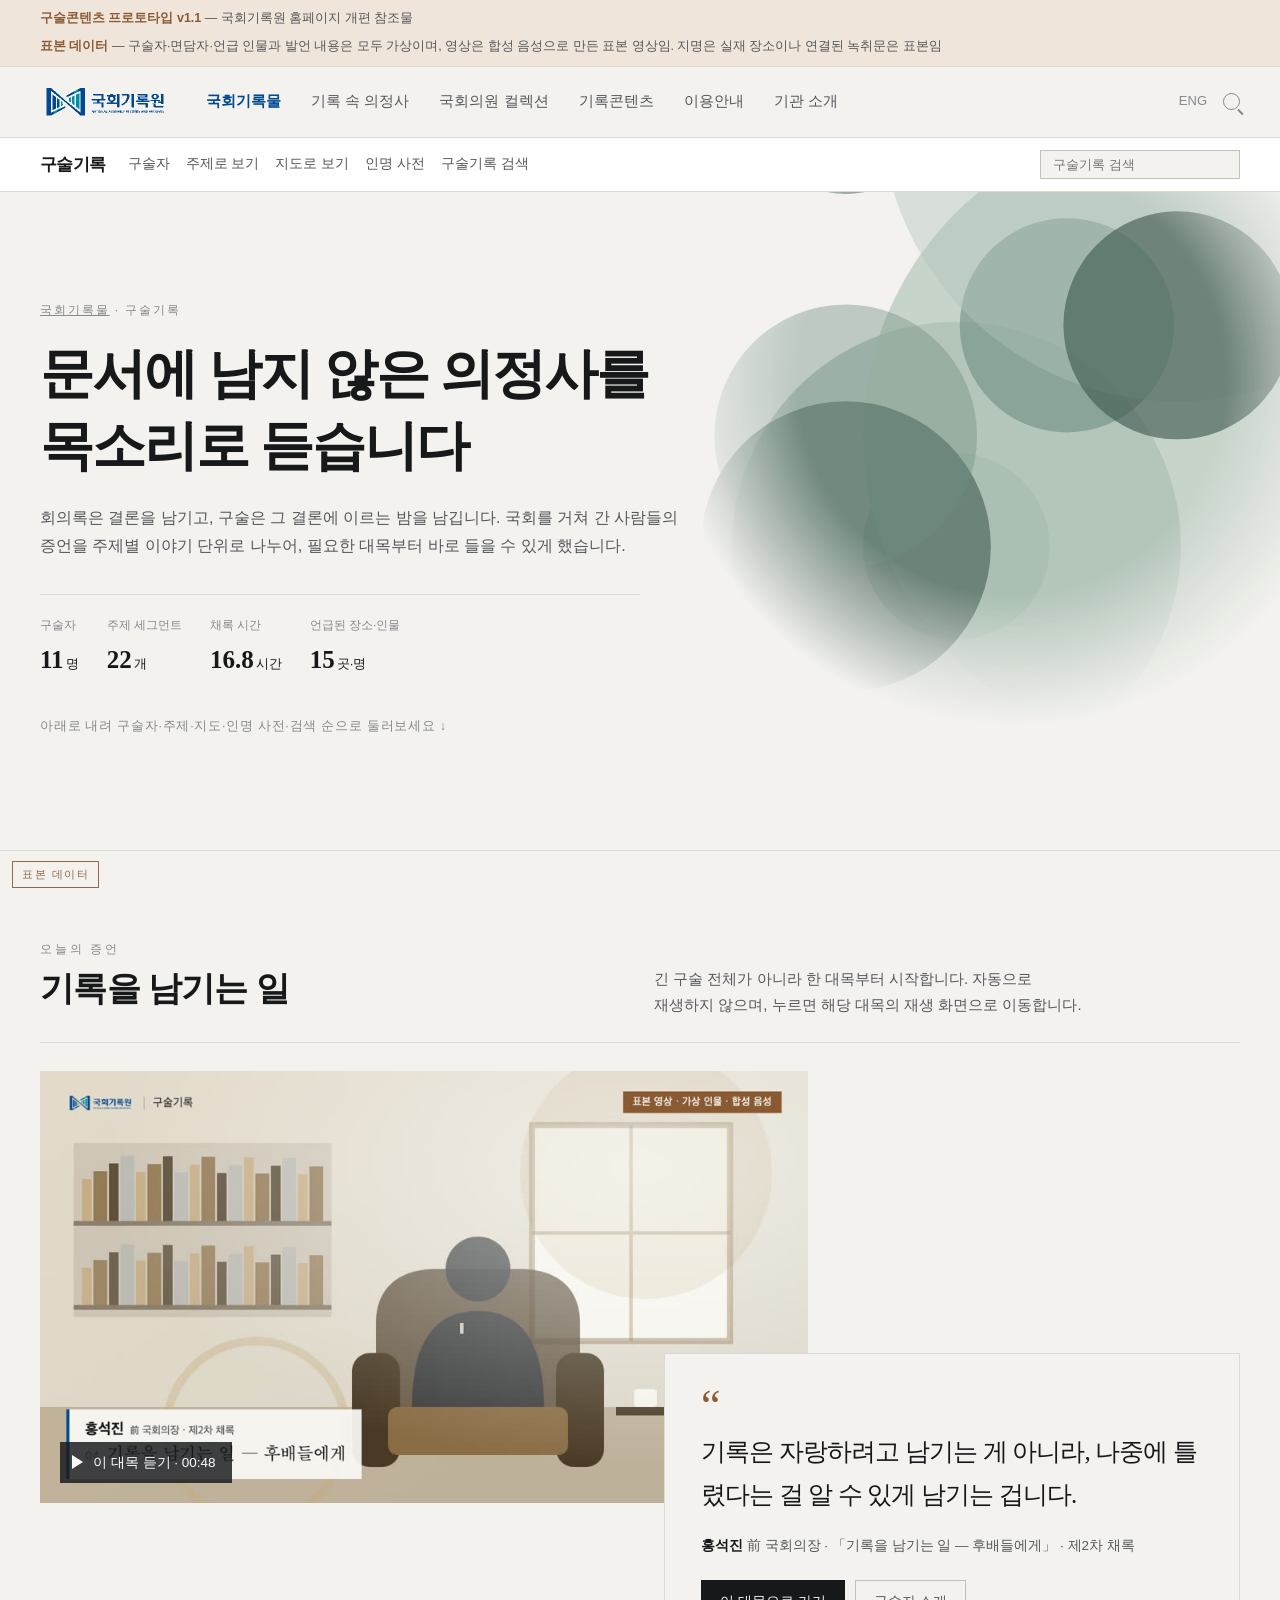
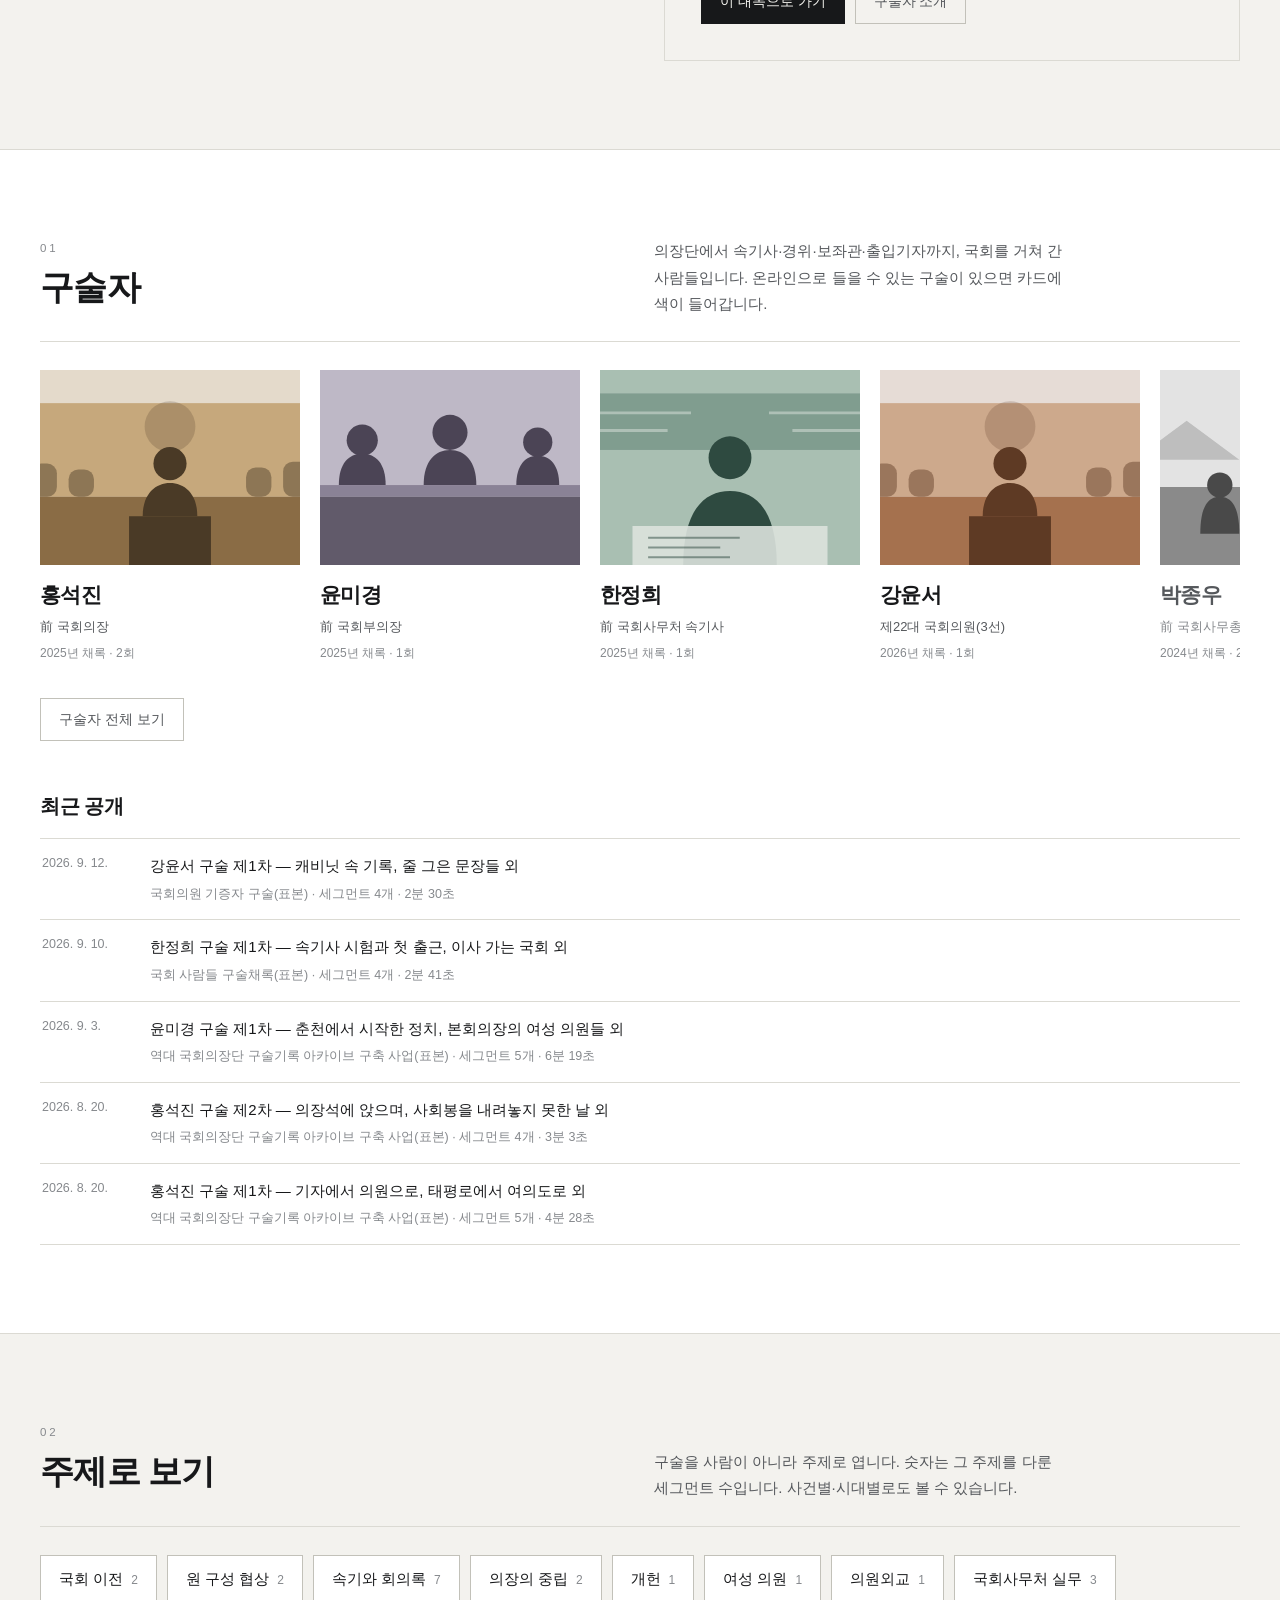
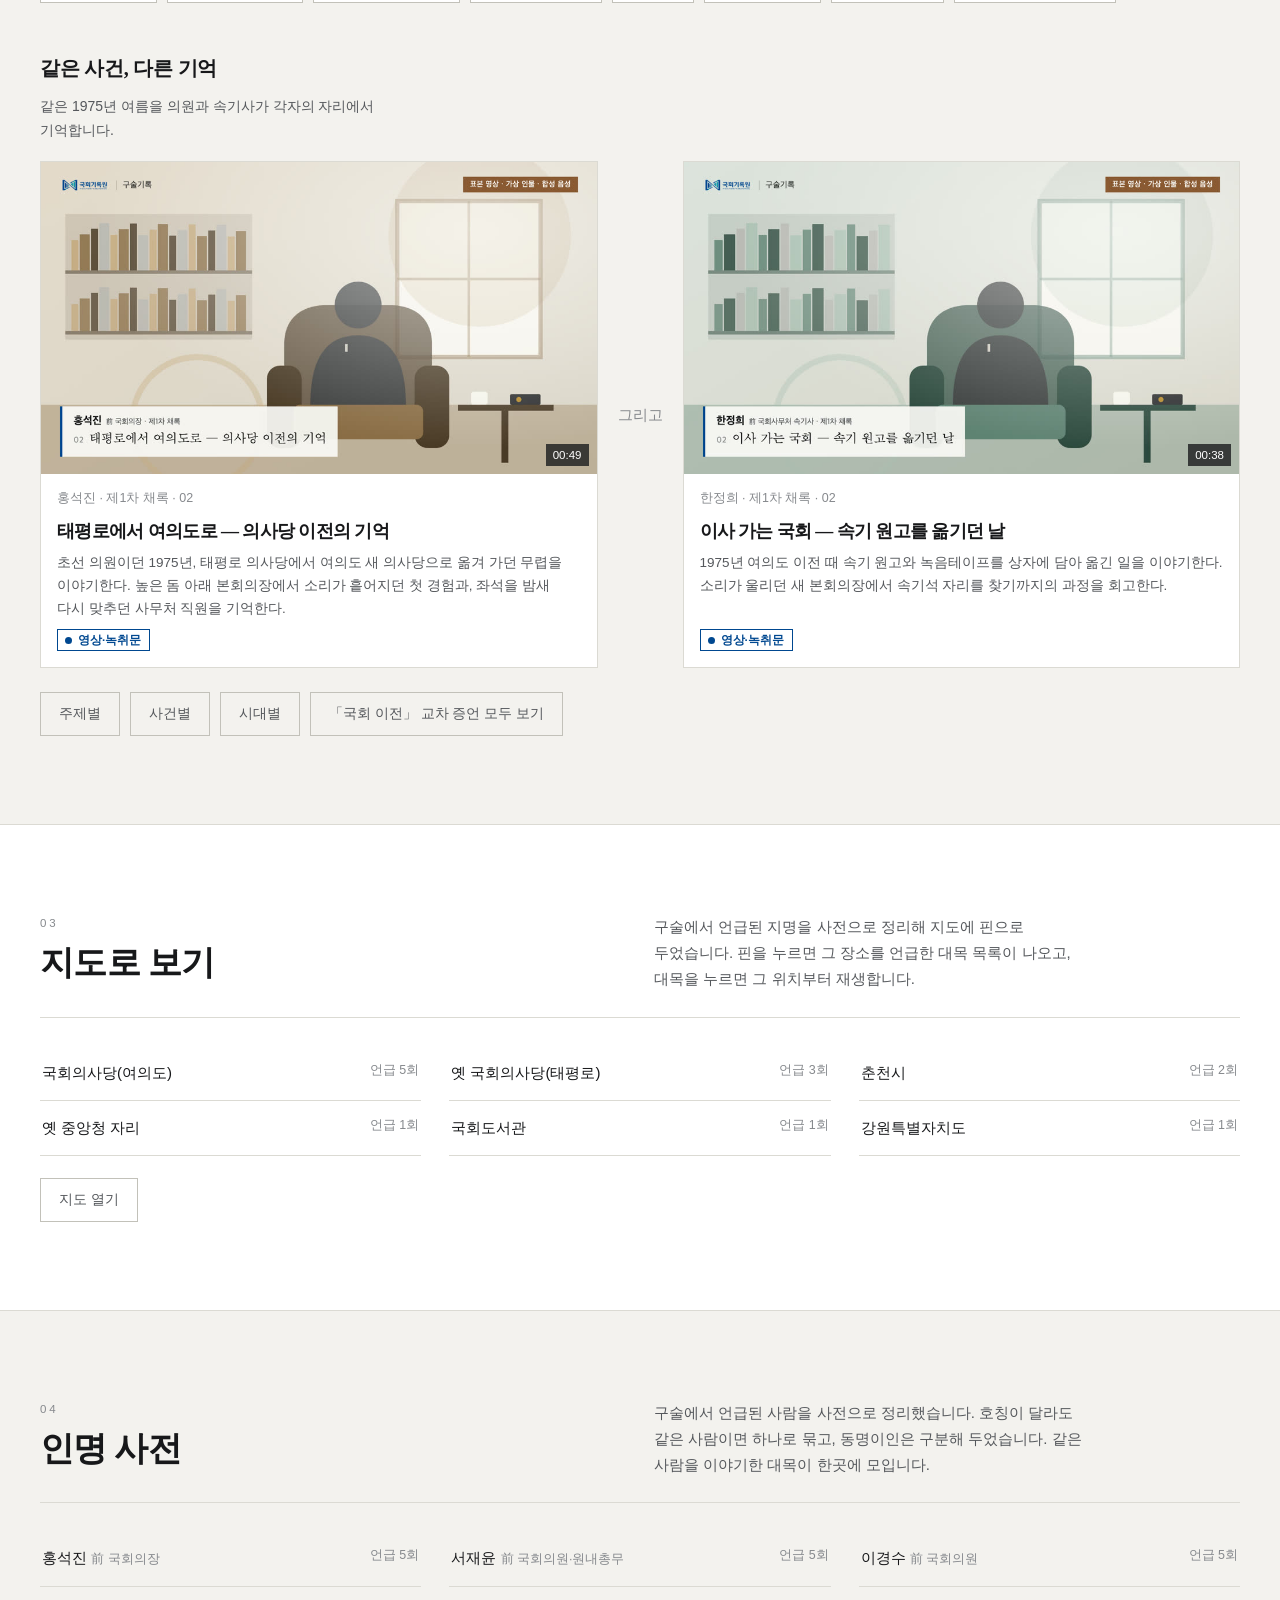
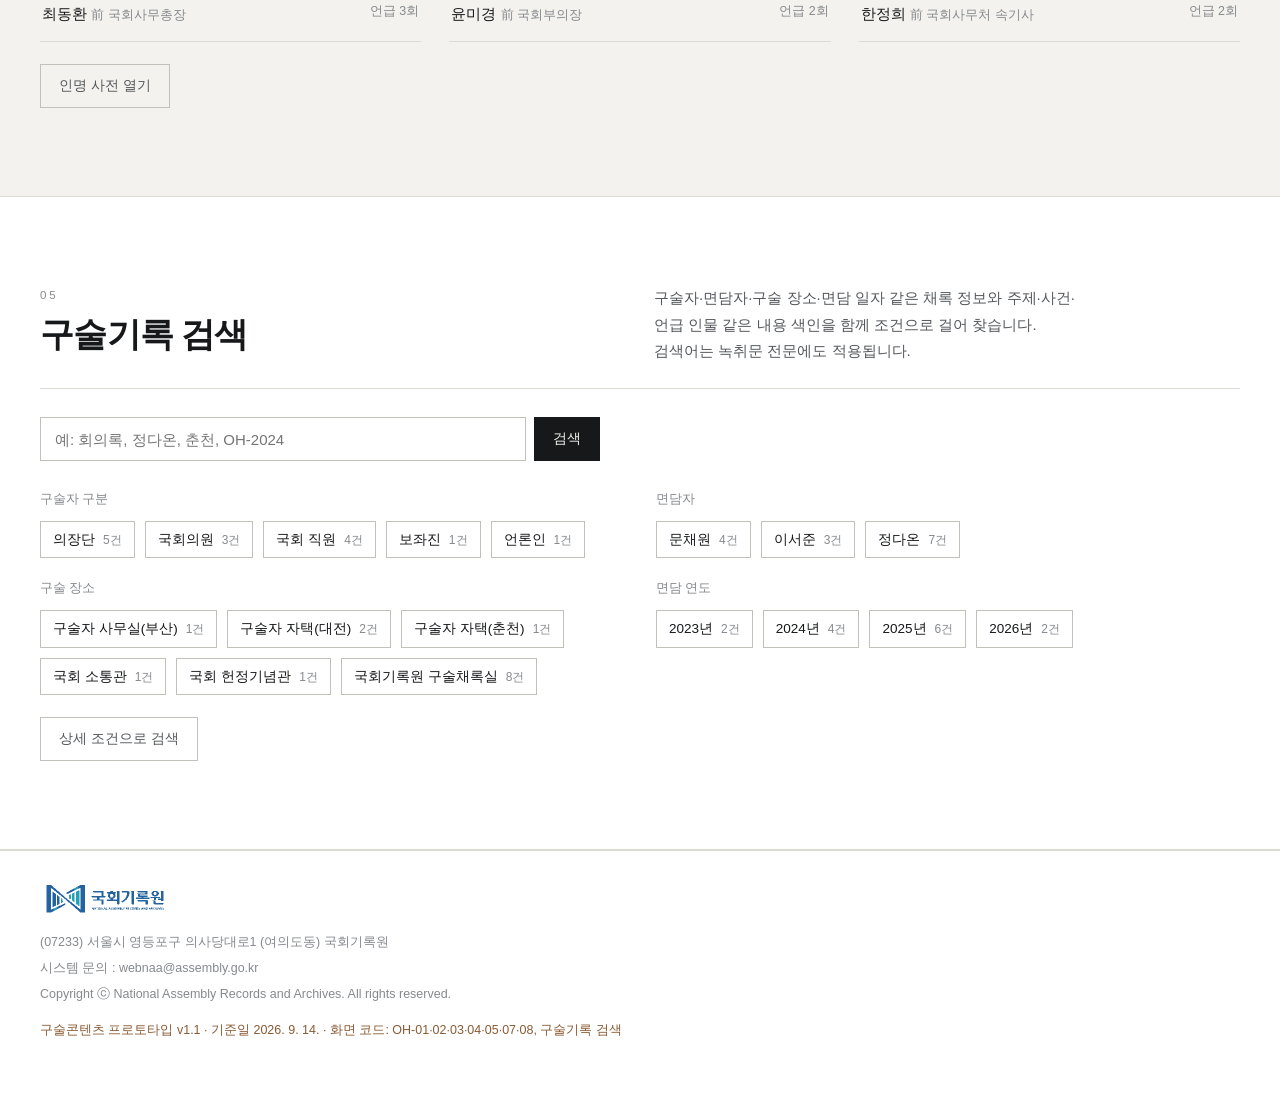
<file: contents/oral-history/index.html>
<!doctype html>
<html lang="ko"><head>
<meta charset="utf-8">
<meta name="robots" content="noindex,nofollow,noarchive">
<title>구술기록 — 주소가 바뀌었습니다</title>
<!-- 구술기록은 국회기록물 아래로 옮김(/records/oral-history/). 예전 주소의 #/… 경로를 그대로 넘김 -->
<script>location.replace("../../records/oral-history/" + location.search + location.hash);</script>
</head><body style="font-family:-apple-system,BlinkMacSystemFont,'Apple SD Gothic Neo',sans-serif;padding:40px 20px">
<p>구술기록은 <a href="../../records/oral-history/">국회기록물 › 구술기록</a>으로 옮겼습니다.</p>
</body></html>
</file>
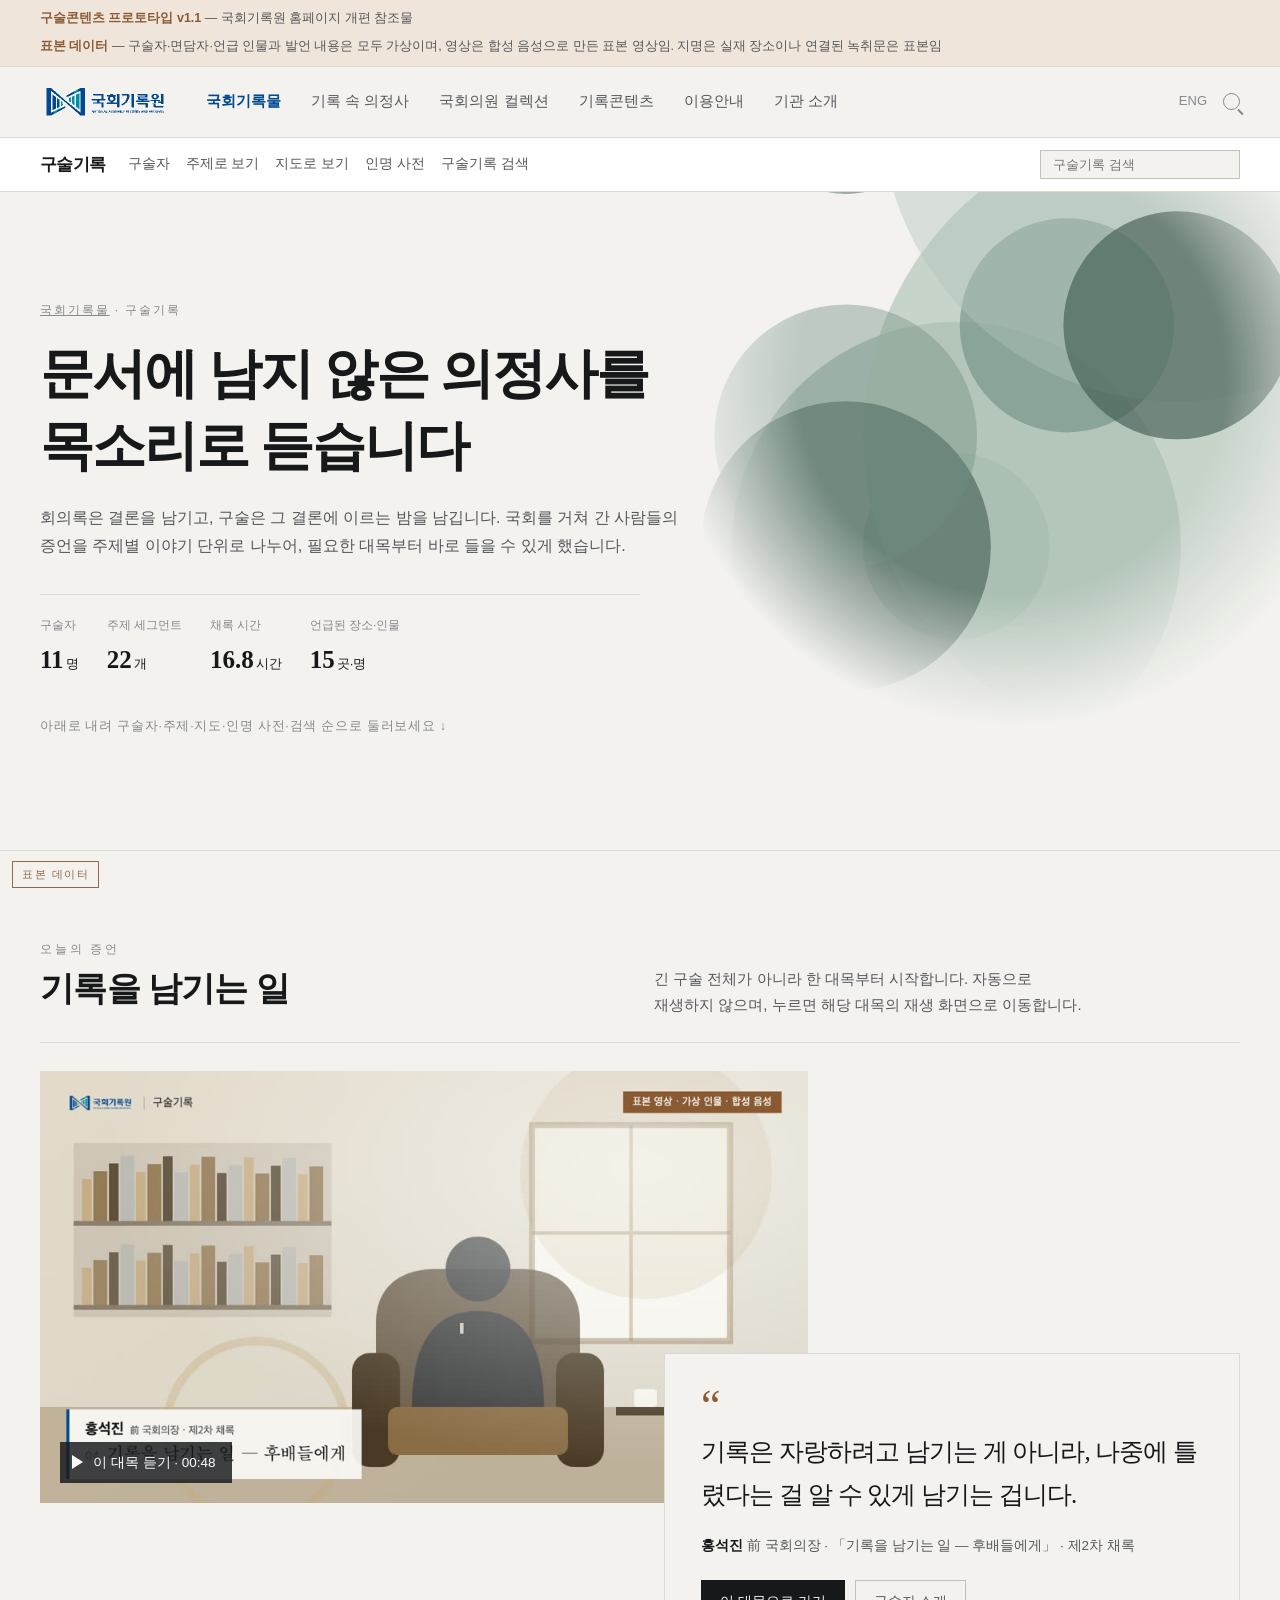
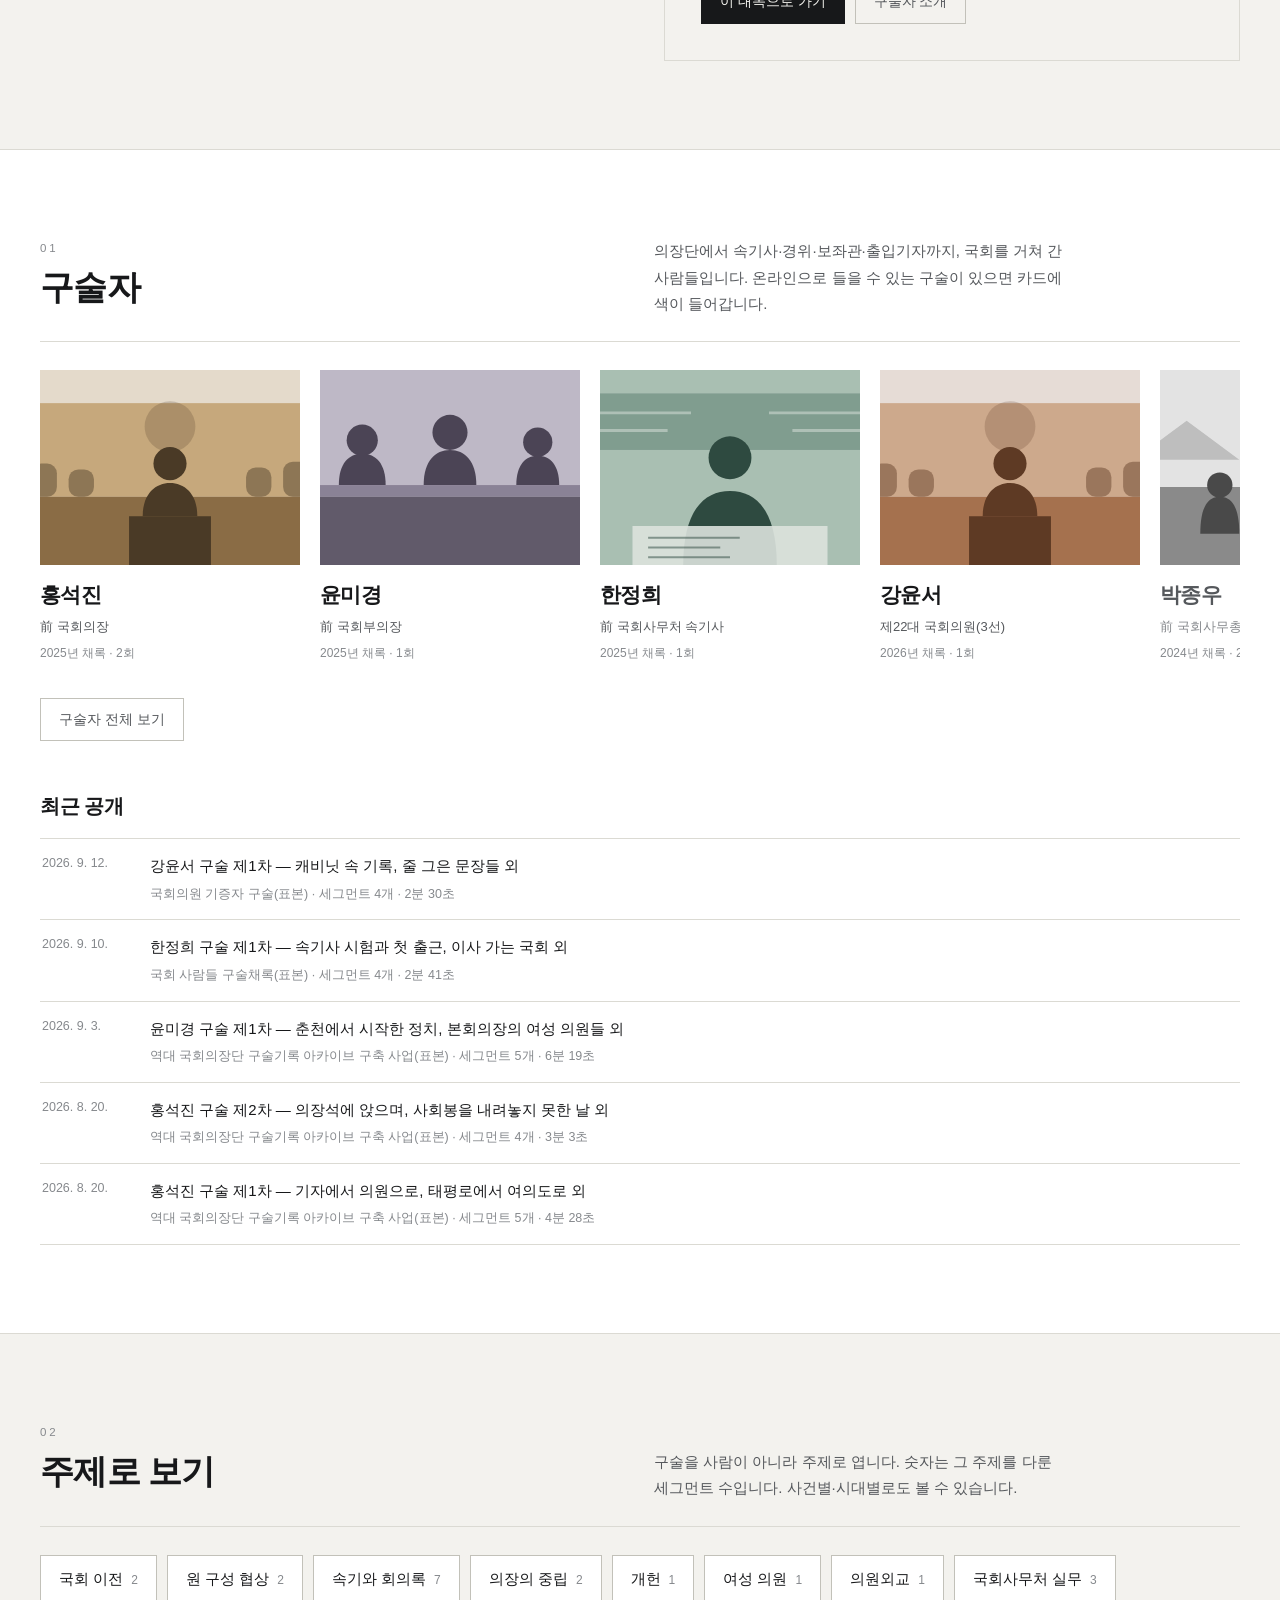
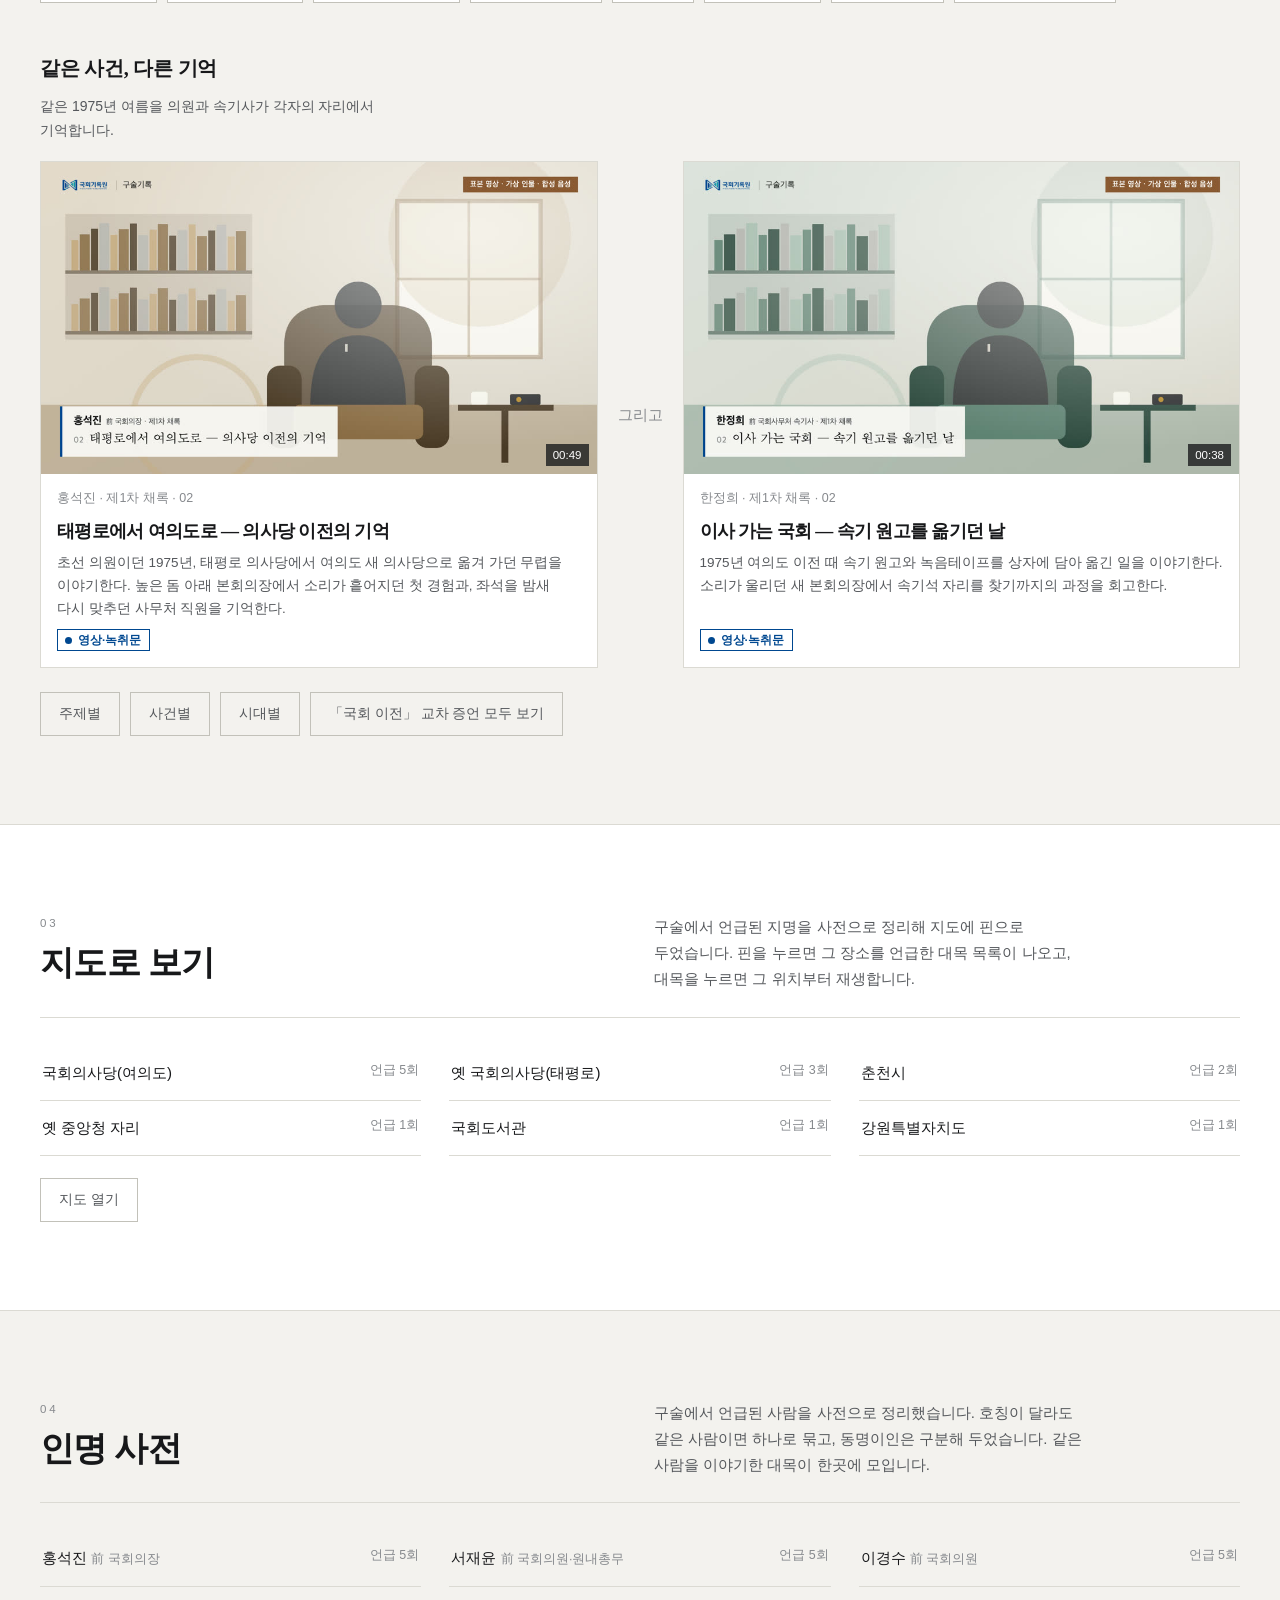
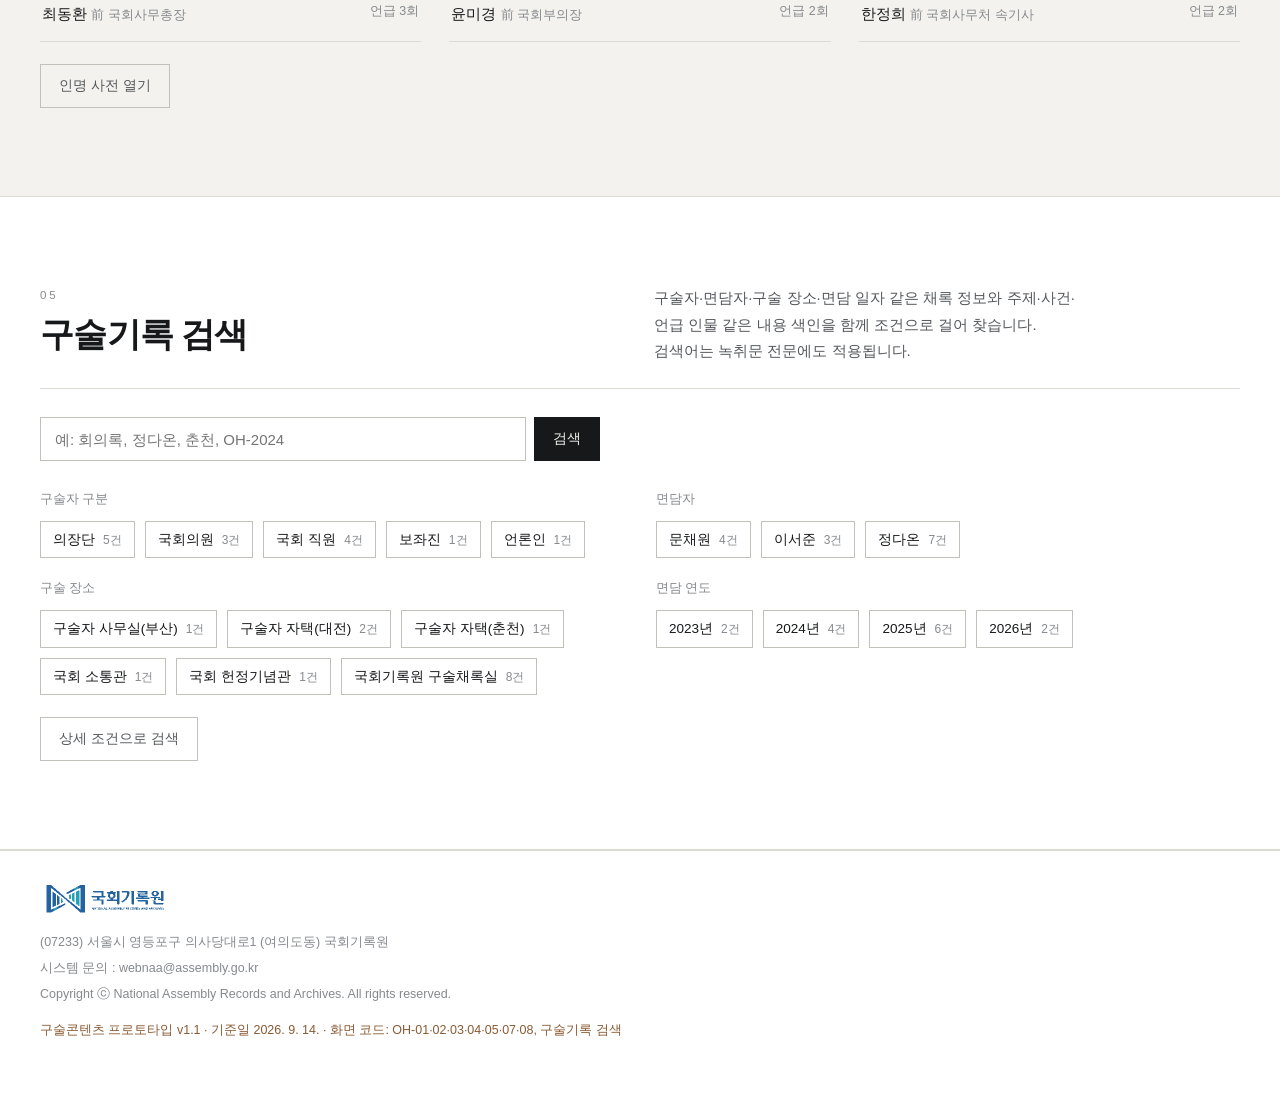
<file: records/oral-history/index.html>
<!doctype html>
<html lang="ko">
<head>
<meta charset="utf-8">
<meta name="viewport" content="width=device-width,initial-scale=1">
<meta name="robots" content="noindex,nofollow,noarchive">
<meta name="googlebot" content="noindex,nofollow">
<title>구술기록 — 국회기록원 (프로토타입)</title>
<meta name="description" content="국회기록원 구술기록 서비스 개편 프로토타입. 주제 세그먼트 단위 재생, 타임코드 동기 녹취문, 지명·인명 사전 연결">
<link rel="icon" href="data:image/svg+xml,%3Csvg xmlns='http://www.w3.org/2000/svg' viewBox='0 0 16 16'%3E%3Ccircle cx='8' cy='8' r='7' fill='%23004890'/%3E%3C/svg%3E">
<link rel="stylesheet" href="assets/app.css">
<script src="config.js"></script>
<script src="assets/app.js" defer></script>
</head>
<body>
<a class="skip" href="#main">본문 바로가기</a>

<div class="notice" id="notice"></div>

<header class="site">
  <div class="wrap">
    <a class="brand" href="../../" aria-label="국회기록원 첫 화면"></a>
    <nav class="nav" aria-label="주요 메뉴">
      <!-- 1차 메뉴는 국회기록원 첫 화면의 해당 섹션으로, 하위 메뉴는 해당 페이지로 이동(국회의원 컬렉션 화면과 같은 규칙) -->
      <div class="m"><button type="button" aria-current="true" data-href="../../#s-records">국회기록물</button>
        <div class="mega"><p class="d">대한민국 의정사의 흐름과 민주주의 발전을 보여주는 국회의 기록유산</p>
          <ul><li><a href="../">일반문서</a></li><li><a href="#/">구술기록<span class="new">개편</span></a></li><li><a href="../">국회간행물</a></li><li><a href="../">국회특별위원회 기록</a></li></ul></div></div>
      <div class="m"><button type="button" data-href="../../#s-history">기록 속 의정사</button>
        <div class="mega"><p class="d">의회 민주주의 발전과 함께한 국회의 여정</p>
          <ul><li><a href="../../#s-history">국회연표</a></li><li><a href="../../#s-history">임시의정원</a></li><li><a href="../../#s-history">12.3 비상계엄</a></li></ul></div></div>
      <div class="m"><button type="button" data-href="../../#s-members">국회의원 컬렉션</button>
        <div class="mega"><p class="d">한 사람이 남긴 기록으로 읽는 의정활동</p>
          <ul><li><a href="../../collection/">제22대 국회의원<span class="new">신설</span></a></li><li><a href="../../#s-members">제21대 이하 국회의원</a></li><li><a href="../../#s-members">의장단 컬렉션</a></li><li><a href="../../#s-members">기록물 기증 안내</a></li></ul></div></div>
      <div class="m"><button type="button" data-href="../../#s-contents">기록콘텐츠</button>
        <div class="mega"><p class="d">다양한 주제와 유형의 컬렉션으로 살펴 보는 의정사</p>
          <ul><li><a href="../../contents/">국회의장 선물</a></li><li><a href="../../contents/">기록물 큐레이션</a></li><li><a href="../../contents/">디지털 전시</a></li></ul></div></div>
      <div class="m"><button type="button" data-href="../../#s-guide">이용안내</button>
        <div class="mega"><p class="d">국회기록의 이용을 위한 열린 기록 서비스</p>
          <ul><li><a href="../../#s-guide">기록물 열람</a></li><li><a href="../../#s-guide">기록물 기증</a></li><li><a href="../../#s-guide">정보공개</a></li></ul></div></div>
      <div class="m"><button type="button" data-href="../../#s-about">기관 소개</button>
        <div class="mega"><p class="d">대한민국 의정사가 살아 숨쉬는 곳</p>
          <ul><li><a href="../../#s-about">기관 소개</a></li><li><a href="../../#s-about">소식</a></li><li><a href="../../#s-about">현황 및 자료</a></li></ul></div></div>
    </nav>
    <div class="right"><span>ENG</span><span class="sch" role="img" aria-label="통합검색"></span></div>
  </div>
</header>

<nav class="ohnav" aria-label="구술기록 메뉴">
  <div class="wrap">
    <a class="ohname" href="#/">구술기록</a>
    <ul>
      <li><a href="#/narrators" data-nav="narrators">구술자</a></li>
      <li><a href="#/explore" data-nav="explore">주제로 보기</a></li>
      <li><a href="#/map" data-nav="map">지도로 보기</a></li>
      <li><a href="#/persons" data-nav="persons">인명 사전</a></li>
      <li><a href="#/search" data-nav="search">구술기록 검색</a></li>
    </ul>
    <form class="ohsearch" id="topsearch" role="search">
      <label class="sr" for="topq">녹취문 전문검색</label>
      <input id="topq" type="search" placeholder="구술기록 검색" autocomplete="off">
    </form>
  </div>
</nav>

<main id="main" tabindex="-1"><p class="loading">불러오는 중…</p></main>

<footer class="foot" id="foot"></footer>

<div class="sample-mark" aria-hidden="true">표본 데이터</div>
<div class="card-pop" id="pop" role="dialog" aria-modal="false" aria-labelledby="pop-title" hidden></div>
<div class="toast" id="toast" role="status" aria-live="polite"></div>
</body>
</html>
</file>
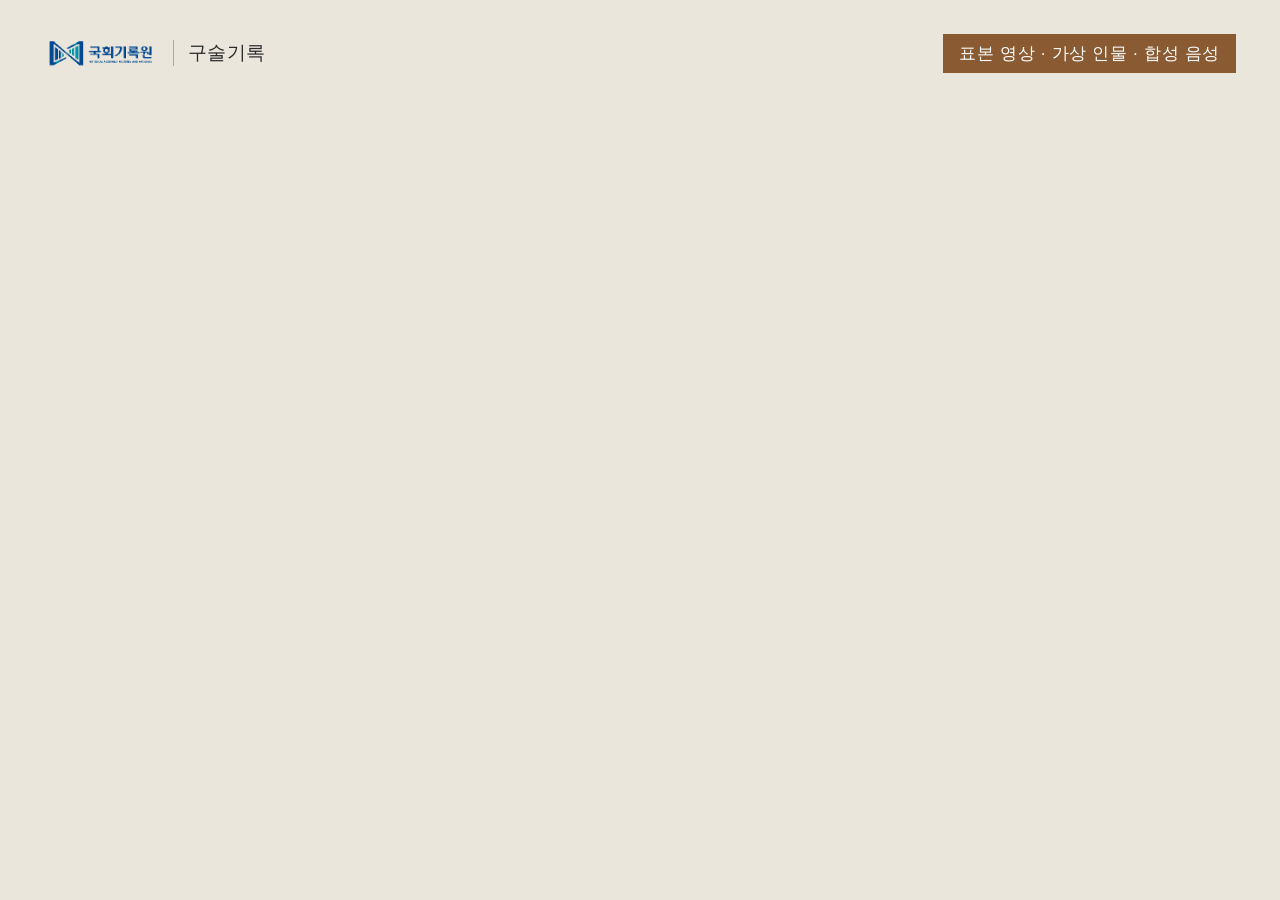
<file: tools/frame.html>
<!doctype html>
<html lang="ko">
<head>
<meta charset="utf-8">
<title>frame</title>
<style>
  /* 표본 영상의 화면(프레임) 템플릿 — build_media.py가 크롬 헤드리스로 촬영함 */
  html,body{margin:0;width:1280px;height:720px;overflow:hidden;background:#EAE6DC}
  body{font-family:"Apple SD Gothic Neo","Malgun Gothic",sans-serif;color:#17181A;position:relative}
  .serif{font-family:"AppleMyungjo","Nanum Myeongjo",serif}
  svg.scene{position:absolute;inset:0;width:1280px;height:720px}
  .brand{position:absolute;left:44px;top:36px;display:flex;align-items:center;gap:14px;font-size:19px;color:#2b2c2e;letter-spacing:.02em}
  .brand img{height:34px}
  .brand span{border-left:1px solid rgba(0,0,0,.25);padding-left:14px}
  .sample{position:absolute;right:44px;top:34px;font-size:17px;color:#fff;background:#8A5A33;padding:8px 16px;letter-spacing:.04em}
  .lower{position:absolute;left:44px;bottom:40px;max-width:760px;background:rgba(250,249,246,.93);
    border-left:5px solid #004890;padding:18px 26px 20px}
  .lower .who{font-size:18px;color:#55585C}
  .lower .who b{font-size:25px;color:#17181A;margin-right:10px}
  .lower .seg{margin-top:8px;font-size:29px;line-height:1.35;letter-spacing:-.05em}
  .lower .seg small{font-family:"Apple SD Gothic Neo",sans-serif;font-size:19px;color:#86898D;margin-right:12px;letter-spacing:.06em}
  .intro{position:absolute;inset:0;display:flex;flex-direction:column;justify-content:center;padding:0 110px;
    background:linear-gradient(90deg,rgba(243,242,238,.96) 0 58%,rgba(243,242,238,.55) 80%,rgba(243,242,238,0))}
  .intro .k{font-size:21px;letter-spacing:.2em;color:#86898D}
  .intro h1{margin:22px 0 0;font-size:64px;font-weight:700;letter-spacing:-.01em}
  .intro .m{margin-top:22px;font-size:25px;color:#55585C;line-height:1.7}
  .intro .w{margin-top:40px;font-size:20px;color:#8A5A33;border-top:1px solid #C2C1B9;padding-top:18px;max-width:640px}
  .lockbox{position:absolute;inset:0;display:flex;align-items:center;justify-content:center;background:rgba(40,41,43,.82);color:#EDEDE9;flex-direction:column;gap:18px}
  .lockbox .t{font-size:40px}
  .lockbox .d{font-size:22px;opacity:.75}
</style>
</head>
<body>
<svg class="scene" id="scene" viewBox="0 0 1280 720" aria-hidden="true"></svg>
<div class="brand"><img src="../records/oral-history/assets/logo.png" alt=""><span>구술기록</span></div>
<div class="sample">표본 영상 · 가상 인물 · 합성 음성</div>
<div id="layer"></div>
<script>
  var P = JSON.parse(decodeURIComponent(location.hash.slice(1)));
  var PAL = [
    ["#E4DACB","#C6A87C","#8A6C45","#4A3A26"],
    ["#DCE3DD","#A9BFB2","#5F8274","#2E4A40"],
    ["#E6DCD6","#CDA98C","#A5714E","#5E3A24"],
    ["#E2E0E6","#BEB8C6","#8A8296","#4B4455"],
    ["#E3E1D8","#BFBBA6","#8E8A72","#4B4838"],
    ["#E0E4E6","#B4C0C4","#7E8D93","#3E4B50"]
  ];
  var c = PAL[P.palette % PAL.length];
  /* 면담 장면: 벽·창·서가·안락의자·구술자 실루엣 */
  var books = "", x = 70, i = 0;
  while (x < 470){
    var w = 16 + ((i * 7 + P.palette * 3) % 14), h = 70 + ((i * 13) % 40);
    var col = [c[1], c[2], c[3], "#B7B6B2"][(i + P.palette) % 4];
    books += '<rect x="' + x + '" y="' + (250 - h) + '" width="' + w + '" height="' + h + '" fill="' + col + '" opacity=".85"/>';
    books += '<rect x="' + x + '" y="' + (390 - h + 8) + '" width="' + w + '" height="' + (h - 8) + '" fill="' + col + '" opacity=".7"/>';
    x += w + 3; i++;
  }
  var g = '' +
    '<defs><linearGradient id="wall" x1="0" y1="0" x2="1" y2="1"><stop offset="0" stop-color="' + c[0] + '"/><stop offset="1" stop-color="#D9D4C8"/></linearGradient>' +
    '<radialGradient id="light" cx=".78" cy=".22" r=".7"><stop offset="0" stop-color="#FFF" stop-opacity=".55"/><stop offset="1" stop-color="#FFF" stop-opacity="0"/></radialGradient></defs>' +
    '<rect width="1280" height="720" fill="url(#wall)"/>' +
    '<rect x="820" y="90" width="330" height="360" fill="#F6F3EC"/><rect x="820" y="90" width="330" height="360" fill="none" stroke="' + c[2] + '" stroke-width="10" opacity=".5"/>' +
    '<path d="M985,90 V450 M820,270 H1150" stroke="' + c[2] + '" stroke-width="6" opacity=".4"/>' +
    '<rect x="56" y="120" width="430" height="290" fill="' + c[3] + '" opacity=".12"/>' + books +
    '<rect x="56" y="250" width="430" height="8" fill="' + c[3] + '" opacity=".5"/><rect x="56" y="390" width="430" height="8" fill="' + c[3] + '" opacity=".5"/>' +
    '<rect y="560" width="1280" height="160" fill="' + c[2] + '" opacity=".35"/>' +
    '<circle cx="1010" cy="170" r="210" fill="' + c[1] + '" opacity=".22" style="mix-blend-mode:multiply"/>' +
    '<circle cx="360" cy="600" r="150" fill="none" stroke="' + c[1] + '" stroke-width="14" opacity=".35"/>' +
    /* 안락의자 */
    '<path d="M560,640 V420 C560,360 600,330 660,330 H800 C860,330 900,360 900,420 V640 Z" fill="' + c[3] + '" opacity=".78"/>' +
    '<rect x="520" y="470" width="80" height="190" rx="30" fill="' + c[3] + '"/><rect x="860" y="470" width="80" height="190" rx="30" fill="' + c[3] + '"/>' +
    '<rect x="580" y="560" width="300" height="80" rx="16" fill="' + c[2] + '"/>' +
    /* 구술자 실루엣 */
    '<circle cx="730" cy="330" r="54" fill="#3A3B3D" opacity=".92"/>' +
    '<path d="M620,560 C620,440 666,400 730,400 C794,400 840,440 840,560 Z" fill="#3A3B3D" opacity=".92"/>' +
    '<rect x="700" y="420" width="6" height="18" fill="#D9D4C8" opacity=".9"/>' +
    /* 탁자와 찻잔, 녹음기 */
    '<rect x="960" y="560" width="220" height="14" fill="' + c[3] + '"/><rect x="1060" y="574" width="16" height="120" fill="' + c[3] + '"/>' +
    '<rect x="990" y="530" width="38" height="30" rx="6" fill="#F6F3EC"/><rect x="1080" y="536" width="70" height="24" rx="3" fill="#2B2C2E"/>' +
    '<circle cx="1100" cy="548" r="6" fill="#B8892B"/>' +
    '<rect width="1280" height="720" fill="url(#light)"/>';
  var sc = document.getElementById("scene");
  sc.innerHTML = P.mirror ? '<g transform="translate(1280,0) scale(-1,1)">' + g + '</g>' : g;
  var L = document.getElementById("layer");
  function esc(s){ return String(s).replace(/[&<>]/g, function(m){ return {"&":"&amp;","<":"&lt;",">":"&gt;"}[m]; }); }
  if (P.mode === "intro"){
    L.innerHTML = '<div class="intro"><div class="k">구술기록 · ' + esc(P.project) + '</div>' +
      '<h1 class="serif">' + esc(P.name) + ' 구술</h1>' +
      '<div class="m">' + esc(P.position) + '<br>제' + P.session + '차 채록 · ' + esc(P.date) + ' · 면담 ' + esc(P.interviewer) + '</div>' +
      '<div class="w">표본 영상입니다. 구술자와 면담자는 가상 인물이며, 음성은 녹취문을 합성 음성으로 읽은 것입니다.</div></div>';
  } else {
    L.innerHTML = '<div class="lower"><div class="who"><b>' + esc(P.name) + '</b>' + esc(P.position) + ' · 제' + P.session + '차 채록</div>' +
      '<div class="seg serif"><small>' + String(P.seq).padStart(2, "0") + '</small>' + esc(P.title) + '</div></div>' +
      (P.mode === "onsite" ? '<div class="lockbox"><div class="t serif">방문 열람 구간</div><div class="d">구술자의 요청에 따라 국회기록원 열람실에서만 제공합니다</div></div>' : '');
  }
</script>
</body>
</html>
</file>
<file: records/oral-history/assets/app.css>
/* 구술기록 프로토타입 — 디자인 토큰은 1차 홈페이지 개편 프로토타입(v2.1)과 같은 값을 씀 */
:root{
  --font-sans:"Pretendard","Apple SD Gothic Neo",-apple-system,BlinkMacSystemFont,
    "Malgun Gothic","맑은 고딕","Noto Sans KR","Nanum Gothic","Helvetica Neue",Arial,sans-serif;
  --font-serif:"AppleMyungjo","Apple SD Gothic Neo","Nanum Myeongjo","Batang","바탕",Georgia,serif;
  --paper:#F3F2EE; --surface:#FFFFFF; --surface-2:#E8E7E1;
  --ink:#17181A; --ink-2:#55585C; --ink-3:#86898D;
  --line:#DBDAD3; --line-2:#C2C1B9;
  --ci-navy:#004890; --ci-teal:#0090A8;
  --accent:#004890; --accent-soft:#E4EBF3;
  --copper:#8A5A33; --copper-soft:#F0E5DA;
  --focus:#B8892B;
  --hl:#FFF3C4;
  --lv-full:#004890; --lv-highlight:#00788C; --lv-transcript:#8A5A33; --lv-onsite:#6B6E72;
  --logo-filter:none;
}
:root:not([data-theme="light"]){ color-scheme: light dark; }
@media (prefers-color-scheme: dark){
  :root:not([data-theme="light"]){
    --paper:#141513; --surface:#1B1D1B; --surface-2:#252724;
    --ink:#EDEDE9; --ink-2:#B0B3AF; --ink-3:#838682; --line:#2C2E2B; --line-2:#3E413D;
    --ci-navy:#7FAEDC; --ci-teal:#5FBCCE; --accent:#7FAEDC; --accent-soft:#152131;
    --copper:#C99263; --copper-soft:#2A2018; --focus:#D9AE55; --hl:#3A3316;
    --lv-full:#7FAEDC; --lv-highlight:#5FBCCE; --lv-transcript:#C99263; --lv-onsite:#9A9D99;
    --logo-filter:brightness(1.6) saturate(1.05);
  }
}
:root[data-theme="dark"]{
  --paper:#141513; --surface:#1B1D1B; --surface-2:#252724;
  --ink:#EDEDE9; --ink-2:#B0B3AF; --ink-3:#838682; --line:#2C2E2B; --line-2:#3E413D;
  --ci-navy:#7FAEDC; --ci-teal:#5FBCCE; --accent:#7FAEDC; --accent-soft:#152131;
  --copper:#C99263; --copper-soft:#2A2018; --focus:#D9AE55; --hl:#3A3316;
  --lv-full:#7FAEDC; --lv-highlight:#5FBCCE; --lv-transcript:#C99263; --lv-onsite:#9A9D99;
  --logo-filter:brightness(1.6) saturate(1.05); color-scheme:dark;
}

*{box-sizing:border-box}
html{scroll-padding-top:120px}
body{margin:0; background:var(--paper); color:var(--ink); font-family:var(--font-sans);
  font-size:15px; line-height:1.75; -webkit-font-smoothing:antialiased}
h1,h2,h3,h4{margin:0; text-wrap:balance; font-weight:700; letter-spacing:-.012em; word-break:keep-all}
p,li,dd,dt,figcaption,td,th{word-break:keep-all; overflow-wrap:break-word}
p{margin:0}
ul,ol{margin:0; padding:0; list-style:none}
button{font:inherit; color:inherit; cursor:pointer; background:none; border:none; padding:0; text-align:inherit}
a{color:inherit}
img,video{max-width:100%}
:focus-visible{outline:2px solid var(--focus); outline-offset:3px}
[hidden]{display:none !important}
.serif{font-family:var(--font-serif)}
/* 명조 계열은 기본 자간이 넓어 제목에서 조금 좁힘 */
.hero h1,.sec-head h2,.feature blockquote,.scard h3,.ncard h3,.dhero h1,.block > h2,.seglist .t,.pull p,.shead h1,
.prevnext .t,.card-pop h2,.phead h1,.xhead h2,.tgrid b,.res h3,.pdetail h2,.pcard h2,.phero h1,.finder h3,.ohname{letter-spacing:-.035em}
.play-grid > *, .sinfo > *, .xgrid > *, .mgrid > *{min-width:0}
.tnum{font-variant-numeric:tabular-nums}
.wrap{max-width:1260px; margin:0 auto; padding:0 20px}
.sr{position:absolute; width:1px; height:1px; overflow:hidden; clip:rect(0 0 0 0); white-space:nowrap}
.skip{position:absolute; left:-9999px; top:0; background:var(--ink); color:var(--paper); padding:10px 16px; z-index:100}
.skip:focus{left:10px; top:10px}
svg.viz{display:block; width:100%; height:100%}
.loading{padding:120px 20px; text-align:center; color:var(--ink-3)}

/* ---------- 안내·헤더 ---------- */
.notice{background:var(--copper-soft); border-bottom:1px solid var(--line); font-size:12.5px; color:var(--ink-2)}
.notice .wrap{display:flex; gap:6px 14px; flex-wrap:wrap; padding-top:8px; padding-bottom:8px}
.notice b{color:var(--copper); font-weight:600}
.site{background:var(--paper); border-bottom:1px solid var(--line)}
.site .wrap{display:flex; align-items:center; gap:12px 34px; flex-wrap:wrap; padding-top:12px; padding-bottom:10px}
.brand{display:block; width:112px; height:33px; flex:none; background:url("logo.png") no-repeat left center / contain; filter:var(--logo-filter)}
.nav{display:flex; gap:18px; font-size:14px; color:var(--ink-2); align-items:center; width:100%; overflow-x:auto;
  scrollbar-width:none; order:3}
.nav::-webkit-scrollbar{display:none}
.nav > .m{position:relative}
.nav > .m > button{padding:6px 0; white-space:nowrap; border-bottom:2px solid transparent}
.nav > .m > button[aria-current="true"]{color:var(--ci-navy); font-weight:600; border-bottom-color:var(--ci-navy)}
.mega{display:none}
.mega .new{font-size:10px; color:var(--ci-teal); border:1px solid var(--ci-teal); padding:0 5px; margin-left:6px}
.site .right{display:none}

.ohnav{background:var(--surface); border-bottom:1px solid var(--line); position:sticky; top:0; z-index:40}
.ohnav .wrap{display:flex; align-items:center; gap:10px 22px; padding-top:8px; padding-bottom:8px}
.ohnav ul{min-width:0}
.ohname{font-family:var(--font-serif); font-weight:700; font-size:17px; text-decoration:none; white-space:nowrap; flex:none}
.ohnav ul{display:flex; gap:16px; font-size:13.5px; color:var(--ink-2); overflow-x:auto; scrollbar-width:none; flex:1 1 auto}
.ohnav ul::-webkit-scrollbar{display:none}
.ohnav ul a{text-decoration:none; white-space:nowrap; padding:6px 0; display:block; border-bottom:2px solid transparent}
.ohnav ul a:hover{color:var(--ink)}
.ohnav ul a[aria-current]{color:var(--ink); font-weight:600; border-bottom-color:var(--ink)}
.ohsearch input{border:1px solid var(--line-2); background:var(--paper); color:var(--ink); padding:6px 12px; font-size:13px; width:100%; min-width:0}
.ohsearch{display:none}

@media (min-width:768px){
  .wrap{padding:0 30px}
  .ohsearch{display:block; flex:0 0 200px}
  .ohnav .m-only{display:none}
}
@media (min-width:1024px){
  .site .wrap{flex-wrap:nowrap; height:70px; padding-top:0; padding-bottom:0}
  .brand{width:132px; height:39px}
  .nav{order:0; width:auto; overflow:visible; gap:30px; font-size:15px}
  .nav > .m > button{padding:24px 0}
  .nav > .m > button:hover, .nav > .m:focus-within > button{color:var(--ci-navy)}
  .mega{display:block; position:absolute; left:50%; transform:translateX(-50%); top:100%; min-width:230px;
    background:var(--surface); border:1px solid var(--line); box-shadow:0 12px 28px -18px rgba(0,0,0,.35);
    padding:18px 22px 20px; opacity:0; visibility:hidden; transition:opacity .14s; z-index:50}
  .nav > .m:hover .mega, .nav > .m:focus-within .mega{opacity:1; visibility:visible}
  .mega .d{font-size:12px; color:var(--ink-3); line-height:1.6; padding-bottom:12px; margin-bottom:12px;
    border-bottom:1px solid var(--line); max-width:26ch}
  .mega ul{display:flex; flex-direction:column; gap:9px}
  .mega a{font-size:13.5px; color:var(--ink-2); text-decoration:none; white-space:nowrap}
  .mega a:hover{color:var(--ci-navy); text-decoration:underline; text-underline-offset:3px}
  .site .right{display:flex; margin-left:auto; font-size:13px; color:var(--ink-3); gap:16px; align-items:center}
  .site .right .sch{width:17px; height:17px; display:block; border:1.7px solid var(--ink-3); border-radius:50%; position:relative}
  .site .right .sch::after{content:""; position:absolute; right:-5px; bottom:-3px; width:7px; height:1.7px; background:var(--ink-3); transform:rotate(45deg)}
}

.sample-mark{position:fixed; left:12px; bottom:12px; z-index:60; font-size:11px; letter-spacing:.14em;
  color:var(--copper); border:1px solid var(--copper); background:var(--paper); padding:3px 9px; opacity:.9; pointer-events:none}

/* ---------- 공통 조각 ---------- */
.crumb{font-size:12.5px; color:var(--ink-3); padding:18px 0 0; display:flex; flex-wrap:wrap; gap:4px 8px}
.crumb a{text-decoration:none} .crumb a:hover{text-decoration:underline; color:var(--ink)}
.crumb span[aria-hidden]{color:var(--line-2)}
.kicker{font-size:12px; letter-spacing:.16em; color:var(--ink-3)}
.lvl{display:inline-flex; align-items:center; gap:6px; font-size:11.5px; font-weight:600; padding:1px 8px 1px 7px;
  border:1px solid currentColor; white-space:nowrap; line-height:1.6}
.lvl::before{content:""; width:7px; height:7px; border-radius:50%; background:currentColor}
.lvl.full{color:var(--lv-full)} .lvl.highlight{color:var(--lv-highlight)}
.lvl.transcript_only{color:var(--lv-transcript)} .lvl.onsite{color:var(--lv-onsite)}
.tag{display:inline-block; font-size:12px; border:1px solid var(--line-2); color:var(--ink-2); padding:2px 9px;
  text-decoration:none; white-space:nowrap; background:transparent}
a.tag:hover, button.tag:hover{border-color:var(--ink); color:var(--ink)}
.tag.ev{border-style:dashed}
.tags{display:flex; flex-wrap:wrap; gap:6px}
.btn{display:inline-flex; align-items:center; gap:8px; border:1px solid var(--line-2); padding:9px 18px; font-size:13.5px;
  color:var(--ink-2); text-decoration:none; background:transparent}
.btn:hover{border-color:var(--ink); color:var(--ink)}
.btn.primary{background:var(--ink); color:var(--paper); border-color:var(--ink)}
.btn.primary:hover{opacity:.88; color:var(--paper)}
.btn[disabled], .btn[aria-disabled="true"]{opacity:.45; cursor:not-allowed}
.sec{padding:56px 0; border-bottom:1px solid var(--line)}
.sec.alt{background:var(--surface)}
.sec-head{display:grid; gap:14px; padding-bottom:24px; margin-bottom:28px; border-bottom:1px solid var(--line)}
.sec-head .no{font-size:11.5px; letter-spacing:.24em; color:var(--ink-3)}
.sec-head h2{font-family:var(--font-serif); font-size:clamp(24px,3vw,34px); letter-spacing:-.02em}
.sec-head .d{color:var(--ink-2); max-width:52ch}
@media (min-width:1024px){
  .sec{padding:88px 0}
  .sec-head{grid-template-columns:minmax(0,1fr) minmax(0,1.05fr); gap:56px; align-items:end}
}
.muted{color:var(--ink-3)}
.note{font-size:12px; color:var(--ink-3); line-height:1.7}
.empty{padding:40px 0; color:var(--ink-3)}
.pair-cols{display:grid; gap:18px}
@media (min-width:768px){ .pair-cols{grid-template-columns:repeat(auto-fit,minmax(260px,1fr))} }

/* 세그먼트 카드 */
.scard{position:relative; display:flex; flex-direction:column; background:var(--surface); border:1px solid var(--line)}
.scard .th{aspect-ratio:16/9; overflow:hidden; background:var(--surface-2); position:relative}
.scard .th img{display:block; width:100%; height:100%; object-fit:cover}
.scard .th .dur{position:absolute; right:8px; bottom:8px; background:rgba(23,24,26,.78); color:#fff; font-size:11.5px; padding:1px 7px}
.scard .bd{padding:14px 16px 16px; display:flex; flex-direction:column; gap:8px; flex:1}
.scard .who{font-size:12.5px; color:var(--ink-3)}
.scard h3{font-family:var(--font-serif); font-size:18px; line-height:1.45}
.scard h3 a{text-decoration:none}
.scard h3 a::after{content:""; position:absolute; inset:0}
.scard:hover h3{text-decoration:underline; text-underline-offset:4px; text-decoration-thickness:1px}
.scard .sum{font-size:13.5px; color:var(--ink-2); line-height:1.7}
.scard .ft{margin-top:auto; display:flex; gap:8px; align-items:center; flex-wrap:wrap; font-size:12px; color:var(--ink-3)}
.scard .snip{font-size:13.5px; color:var(--ink-2); border-left:2px solid var(--line-2); padding-left:12px}
.scard .snip mark, .res mark{background:var(--hl); color:inherit; padding:0 1px}

/* 구술자 카드 */
.ncard{position:relative; display:block; text-decoration:none}
.ncard .ph{aspect-ratio:4/3; overflow:hidden; background:var(--surface-2)}
.ncard h3{font-family:var(--font-serif); font-size:21px; margin-top:12px}
.ncard .pos{font-size:13px; color:var(--ink-2)}
.ncard .meta{font-size:12px; color:var(--ink-3); margin-top:6px; display:flex; gap:8px; flex-wrap:wrap; align-items:center}
.ncard:hover h3{text-decoration:underline; text-underline-offset:4px; text-decoration-thickness:1px}
.hscroll{display:grid; grid-auto-flow:column; grid-auto-columns:minmax(240px,78%); gap:20px; overflow-x:auto;
  padding-bottom:12px; scroll-snap-type:x mandatory}
.hscroll > *{scroll-snap-align:start}
@media (min-width:768px){ .hscroll{grid-auto-columns:minmax(260px,1fr)} }

/* ---------- OH-01 홈 ---------- */
.hero{position:relative; overflow:hidden; border-bottom:1px solid var(--line)}
.hero .art{position:absolute; right:-30%; bottom:-35%; width:95%; aspect-ratio:1/1; opacity:.5; pointer-events:none;
  -webkit-mask-image:radial-gradient(closest-side,#000 62%,transparent 100%); mask-image:radial-gradient(closest-side,#000 62%,transparent 100%)}
.hero .wrap{position:relative; padding-top:64px; padding-bottom:64px}
.hero h1{font-family:var(--font-serif); font-size:clamp(30px,4.4vw,54px); line-height:1.32; margin-top:18px}
.hero .lede{margin-top:22px; color:var(--ink-2); font-size:16px; max-width:40em}
.hero .figs{display:flex; gap:28px; flex-wrap:wrap; margin-top:34px; padding-top:20px; border-top:1px solid var(--line); max-width:40em}
.hero .figs dt{font-size:12px; color:var(--ink-3)}
.hero .figs dd{margin:2px 0 0; font-family:var(--font-serif); font-size:25px; font-weight:600}
.hero .figs dd small{font-family:var(--font-sans); font-size:13px; font-weight:400; margin-left:2px}
@media (min-width:1024px){
  .hero .art{right:-6%; top:-24%; bottom:auto; width:54%; opacity:.9}
  .hero .wrap{padding-top:108px; padding-bottom:112px}
  .hero .txt{max-width:min(56%,640px)}
}

.feature{position:relative}
.feature .visual{position:relative; aspect-ratio:16/9; overflow:hidden; background:var(--surface-2); display:block}
.feature .visual img{width:100%; height:100%; object-fit:cover; display:block}
.feature .visual .play{position:absolute; left:20px; bottom:20px; display:flex; align-items:center; gap:10px;
  background:rgba(23,24,26,.82); color:#fff; padding:9px 16px 9px 12px; font-size:13.5px}
.feature .visual .play i{width:0; height:0; border-left:11px solid #fff; border-top:7px solid transparent; border-bottom:7px solid transparent}
.feature .panel{position:relative; z-index:2; background:var(--paper); border:1px solid var(--line); padding:26px 24px 28px; margin:-40px 12px 0}
.sec.alt .feature .panel{background:var(--surface)}
.feature blockquote{margin:0; font-family:var(--font-serif); font-size:clamp(19px,2.2vw,25px); line-height:1.7}
.feature blockquote::before{content:"“"; display:block; font-size:44px; line-height:.8; color:var(--copper); margin-bottom:8px}
.feature .src{margin-top:18px; font-size:13.5px; color:var(--ink-2)}
.feature .src b{color:var(--ink)}
.feature .acts{margin-top:22px; display:flex; gap:10px; flex-wrap:wrap}
@media (min-width:1024px){
  .feature .visual{width:64%}
  .feature .panel{width:48%; margin:-150px 0 0 auto; padding:34px 36px 36px}
}

.chips{display:flex; flex-wrap:wrap; gap:10px}
.chip{display:inline-flex; align-items:baseline; gap:8px; border:1px solid var(--line-2); padding:10px 18px; font-size:15px;
  text-decoration:none; background:var(--surface)}
.chip small{font-size:12px; color:var(--ink-3)}
.chip:hover{border-color:var(--ink)}

.cross{display:grid; gap:20px}
.cross .vs{font-family:var(--font-serif); font-size:15px; color:var(--ink-3); text-align:center; align-self:center}
@media (min-width:900px){ .cross{grid-template-columns:1fr auto 1fr} }

.finders{display:grid; gap:22px}
@media (min-width:900px){ .finders{grid-template-columns:1fr 1fr} }
.finder{border:1px solid var(--line); background:var(--surface); padding:26px 26px 24px; display:flex; flex-direction:column; gap:14px}
.finder h3{font-family:var(--font-serif); font-size:22px}
.finder p{color:var(--ink-2); font-size:14px}
.finder ul{display:flex; flex-direction:column}
.finder li a{display:flex; justify-content:space-between; gap:12px; padding:10px 0; border-bottom:1px solid var(--line); text-decoration:none; font-size:14.5px}
.finder li a:hover span:first-child{text-decoration:underline; text-underline-offset:3px}
.finder li a span:last-child{color:var(--ink-3); font-size:12.5px; white-space:nowrap}
.finder .go{align-self:flex-start}

.hero .scrollhint{margin-top:34px; font-size:12.5px; color:var(--ink-3); letter-spacing:.06em}
.sec[data-nav]{scroll-margin-top:56px}
.subh{font-family:var(--font-serif); font-size:20px; margin:48px 0 14px}
.subd{color:var(--ink-2); font-size:14px; margin:-6px 0 18px; max-width:52ch}
.acts2{margin-top:24px; display:flex; gap:10px; flex-wrap:wrap}
.hlist{display:grid; gap:0 28px}
@media (min-width:768px){ .hlist{grid-template-columns:1fr 1fr} }
@media (min-width:1024px){ .hlist{grid-template-columns:1fr 1fr 1fr} }
.hlist li a{display:flex; justify-content:space-between; gap:12px; padding:14px 2px; border-bottom:1px solid var(--line); text-decoration:none; font-size:15px}
.hlist li a:hover span:first-child{text-decoration:underline; text-underline-offset:3px}
.hlist li a span:last-child{color:var(--ink-3); font-size:12.5px; white-space:nowrap}
.qgroups{display:grid; gap:20px 32px; margin-top:28px}
@media (min-width:900px){ .qgroups{grid-template-columns:1fr 1fr} }
.qg .fl{font-size:12.5px; color:var(--ink-3); margin-bottom:10px}
.chip.sm{padding:6px 12px; font-size:13.5px}
.recent li a{display:grid; grid-template-columns:92px 1fr; gap:4px 16px; padding:14px 2px; border-bottom:1px solid var(--line); text-decoration:none}
.recent li:first-child a{border-top:1px solid var(--line)}
.recent .d{font-size:12.5px; color:var(--ink-3)}
.recent .t{font-size:15px}
.recent .s{grid-column:2; font-size:12.5px; color:var(--ink-3)}
.recent li a:hover .t{text-decoration:underline; text-underline-offset:3px}

/* ---------- OH-03 구술자 ---------- */
.dhero{background:var(--surface); border-bottom:1px solid var(--line)}
.dhero .band{display:grid; grid-template-columns:1fr; gap:2px; aspect-ratio:16/9; max-height:420px; overflow:hidden; background:var(--line)}
.dhero .band > *{overflow:hidden; background:var(--surface-2); min-height:0}
.dhero .band img{width:100%; height:100%; object-fit:cover; display:block}
.dhero .band > :nth-child(n+2){display:none}
.dhero .cap{font-size:11.5px; color:var(--ink-3); padding-top:9px}
.dhero .top{padding:26px 0 36px}
.dhero h1{font-family:var(--font-serif); font-size:clamp(32px,4.6vw,50px); margin-top:10px}
.dhero h1 small{font-size:.45em; color:var(--ink-3); font-weight:400; margin-left:10px}
.dhero .oneline{margin-top:8px; color:var(--ink-2); display:flex; gap:10px; flex-wrap:wrap; align-items:center}
.dhero .rec{margin-top:22px; display:grid; gap:10px 28px; grid-template-columns:repeat(auto-fit,minmax(180px,1fr)); max-width:860px}
.dhero .rec div{border-top:1px solid var(--line); padding-top:8px}
.dhero .rec dt{font-size:11.5px; color:var(--ink-3)}
.dhero .rec dd{margin:2px 0 0; font-size:13.5px}
.share{display:flex; gap:8px; margin-top:22px; flex-wrap:wrap}
@media (min-width:768px){
  .dhero .band{grid-template-columns:2fr 1fr 1fr; aspect-ratio:21/7}
  .dhero .band > :nth-child(n+2){display:block}
}

.article{max-width:1260px; margin:0 auto; padding:0 20px 80px}
@media (min-width:768px){ .article{padding:0 30px 96px} }
.col{max-width:38em}
.bio{margin-top:48px; font-size:17px; line-height:1.95}
.bio p + p{margin-top:18px}
.pull{margin:34px 0 0; padding:0 0 0 22px; border-left:2px solid var(--accent); max-width:38em}
.pull p{font-family:var(--font-serif); font-size:20px; line-height:1.8}
.pull cite{display:block; font-style:normal; font-size:12.5px; color:var(--ink-3); margin-top:10px}
.pull cite a{color:var(--accent)}
.block{margin-top:60px; padding-top:34px; border-top:1px solid var(--line)}
.block > h2{font-family:var(--font-serif); font-size:24px}
.block > .d{color:var(--ink-2); margin-top:8px; max-width:48em; font-size:14.5px}
.sesh{margin-top:30px}
.sesh h3{font-size:15px; display:flex; flex-wrap:wrap; gap:4px 14px; align-items:baseline; padding-bottom:12px; border-bottom:1px solid var(--ink)}
.sesh h3 span{font-weight:400; font-size:12.5px; color:var(--ink-3)}
.seglist li{border-bottom:1px solid var(--line)}
.seglist a{display:grid; grid-template-columns:34px minmax(0,1fr); gap:4px 14px; padding:16px 4px; text-decoration:none}
.seglist .n{font-size:12px; color:var(--ink-3); font-variant-numeric:tabular-nums; padding-top:3px}
.seglist .t{font-family:var(--font-serif); font-size:17.5px}
.seglist .m{grid-column:2; display:flex; flex-wrap:wrap; gap:6px 10px; align-items:center; font-size:12px; color:var(--ink-3)}
.seglist a:hover{background:var(--accent-soft)}
.seglist a:hover .t{text-decoration:underline; text-underline-offset:4px}
.rel{display:grid; gap:14px; margin-top:22px}
@media (min-width:768px){ .rel{grid-template-columns:repeat(auto-fit,minmax(240px,1fr))} }
.rel > div{border:1px solid var(--line); background:var(--surface); padding:16px 18px}
.rel .ty{font-size:11.5px; color:var(--ink-3); letter-spacing:.06em}
.rel b{display:block; font-weight:600; margin-top:4px}
.rel p{font-size:12.5px; color:var(--ink-3); margin-top:6px}
.guide{margin-top:18px; border:1px solid var(--line); border-left:2px solid var(--copper); background:var(--surface); padding:20px 22px; max-width:48em}
.guide ol{list-style:decimal; padding-left:20px; margin-top:10px; font-size:14px; color:var(--ink-2)}
.guide ol li + li{margin-top:4px}

/* ---------- OH-04 세그먼트 재생 ---------- */
.shead{padding:10px 0 22px}
.shead h1{font-family:var(--font-serif); font-size:clamp(25px,3.4vw,38px); line-height:1.35; margin-top:10px}
.shead .meta{margin-top:12px; display:flex; flex-wrap:wrap; gap:6px 14px; align-items:center; font-size:13px; color:var(--ink-2)}
.shead .meta a{color:var(--accent)}
.play-grid{display:grid; gap:22px; align-items:start}
.player{position:sticky; top:46px; z-index:20; background:var(--paper); padding-bottom:10px}
.vbox{position:relative; background:#111; aspect-ratio:16/9}
.vbox video{display:block; width:100%; height:100%; background:#111}
.vend{position:absolute; inset:0; background:rgba(20,21,19,.86); color:#EDEDE9; display:flex; flex-direction:column;
  align-items:center; justify-content:center; gap:14px; text-align:center; padding:20px}
.vend p{font-size:14px; opacity:.85}
.vend .row{display:flex; gap:10px; flex-wrap:wrap; justify-content:center}
.vend .btn{color:#EDEDE9; border-color:rgba(255,255,255,.45)}
.vend .btn:hover{border-color:#fff; color:#fff}
.noplay{aspect-ratio:16/9; position:relative; overflow:hidden; background:var(--surface-2); display:flex; align-items:flex-end}
.noplay img{position:absolute; inset:0; width:100%; height:100%; object-fit:cover; filter:grayscale(1); opacity:.35}
.noplay .msg{position:relative; margin:16px; background:var(--surface); border:1px solid var(--line); padding:16px 18px; max-width:30em}
.noplay .msg b{display:block; margin-bottom:4px}
.noplay .msg p{font-size:13px; color:var(--ink-2)}
.timeline{margin-top:10px}
.timeline .lb{display:flex; justify-content:space-between; gap:10px; font-size:11.5px; color:var(--ink-3); margin-bottom:5px}
.tl-bar{position:relative; display:flex; height:22px; gap:2px}
.tl-bar a, .tl-bar span.b{position:relative; display:block; height:100%; background:var(--surface-2); border:1px solid var(--line); min-width:4px}
.tl-bar a:hover{background:var(--line-2)}
.tl-bar .cur{background:var(--accent); border-color:var(--accent); opacity:.28}
.tl-bar .cur + .mk, .tl-bar .mk{z-index:1}
.tl-bar .off{background:repeating-linear-gradient(45deg,var(--surface-2) 0 4px,var(--paper) 4px 8px)}
.tl-bar .ph{position:absolute; top:-3px; bottom:-3px; width:2px; background:var(--copper); left:0; pointer-events:none}
.tl-bar .mk{position:absolute; bottom:1px; width:5px; height:5px; border-radius:50%; background:var(--copper); transform:translateX(-50%); pointer-events:none}
.pctl{display:flex; flex-wrap:wrap; gap:8px 16px; margin-top:10px; font-size:12.5px; color:var(--ink-2); align-items:center}
.pctl label{display:inline-flex; gap:6px; align-items:center; cursor:pointer}

.tx{background:var(--surface); border:1px solid var(--line)}
.tx .txh{display:flex; flex-wrap:wrap; gap:8px 16px; align-items:center; justify-content:space-between; padding:12px 16px; border-bottom:1px solid var(--line)}
.tx .txh h2{font-size:15px}
.tx .txh .opts{display:flex; gap:14px; font-size:12.5px; color:var(--ink-2); flex-wrap:wrap}
.tx .txh label{display:inline-flex; gap:6px; align-items:center; cursor:pointer}
.tx .body{padding:6px 0}
.tx .pa{display:grid; grid-template-columns:62px minmax(0,1fr); gap:2px 12px; padding:12px 16px; border-left:3px solid transparent; cursor:pointer}
.tx .pa:hover{background:var(--paper)}
.tx .pa.now{background:var(--accent-soft); border-left-color:var(--accent)}
.tx.static .pa{cursor:default}
.tx.static .pa:hover{background:none}
.tx .tcb{grid-row:1 / span 2; font-size:11.5px; color:var(--accent); font-variant-numeric:tabular-nums; padding-top:2px; text-align:left; align-self:start}
.tx .pa .who{grid-column:2}
.tx .tcb:hover{text-decoration:underline}
.tx.static .tcb{color:var(--ink-3); cursor:default}
.tx .who{font-size:12px; color:var(--ink-3)}
.tx .pa.ivw .txt{color:var(--ink-2)}
.tx .pa.nar .who{color:var(--ink); font-weight:600}
.tx .txt{grid-column:2; font-size:15.5px; line-height:1.85}
.ent{display:inline; border-bottom:1.5px dotted currentColor; padding:0; font:inherit; line-height:inherit; cursor:pointer}
.ent.place{color:var(--ci-teal)} .ent.person{color:var(--copper)}
.ent:hover{border-bottom-style:solid}
.ent::after{font-size:9px; vertical-align:super; margin-left:1px; opacity:.8}
.ent.place::after{content:"장소"} .ent.person::after{content:"인물"}
.ents-off .ent{color:inherit; border-bottom:none; cursor:inherit}
.ents-off .ent::after{content:none}
.legend{display:flex; gap:14px; font-size:11.5px; color:var(--ink-3)}
.legend i{font-style:normal; border-bottom:1.5px dotted; margin-right:3px}
.legend .pl i{color:var(--ci-teal)} .legend .ps i{color:var(--copper)}
@media (min-width:1024px){
  .play-grid{grid-template-columns:minmax(0,1.12fr) minmax(0,1fr); gap:30px}
  .player{top:58px}
  .tx .body{max-height:calc(100vh - 230px); overflow-y:auto; min-height:360px}
}

.sinfo{display:grid; gap:30px; margin-top:44px}
@media (min-width:1024px){ .sinfo{grid-template-columns:minmax(0,1.12fr) minmax(0,1fr); gap:30px} }
.sinfo h2{font-size:15px; margin-bottom:12px}
.sinfo .sum{font-size:15.5px; line-height:1.9; color:var(--ink-2)}
.kv{display:grid; grid-template-columns:72px 1fr; gap:10px 14px; margin-top:20px; font-size:13.5px}
.kv dt{color:var(--ink-3); font-size:12.5px; padding-top:3px}
.kv dd{margin:0}
.ents-list{display:flex; flex-wrap:wrap; gap:6px}
.ents-list button{font-size:12.5px; border:1px solid var(--line-2); padding:2px 10px}
.ents-list button.place{color:var(--ci-teal)} .ents-list button.person{color:var(--copper)}
.ents-list button:hover{border-color:currentColor}
.box{border:1px solid var(--line); background:var(--surface); padding:18px 20px}
.box + .box{margin-top:14px}
.cite{font-size:13px; line-height:1.8; color:var(--ink-2); background:var(--paper); border:1px solid var(--line); padding:12px 14px; overflow-wrap:anywhere}
.dl li{display:flex; justify-content:space-between; gap:12px; align-items:center; padding:9px 0; border-bottom:1px solid var(--line); font-size:13.5px}
.dl li:last-child{border-bottom:none}
.dl .why{font-size:12px; color:var(--ink-3)}
.prevnext{display:grid; gap:12px; margin-top:34px}
@media (min-width:768px){ .prevnext{grid-template-columns:1fr 1fr} }
.prevnext a{display:block; border:1px solid var(--line); padding:14px 18px; text-decoration:none; background:var(--surface)}
.prevnext a:hover{border-color:var(--ink)}
.prevnext .d{font-size:12px; color:var(--ink-3)}
.prevnext .t{font-family:var(--font-serif); font-size:16px; margin-top:2px}
.prevnext .nx{text-align:right}

/* 사전 카드(팝오버) */
.card-pop{position:fixed; z-index:80; background:var(--surface); border:1px solid var(--line-2);
  box-shadow:0 18px 40px -20px rgba(0,0,0,.45); left:0; right:0; bottom:0; max-height:78vh; overflow-y:auto; padding:18px 20px 22px}
@media (min-width:768px){ .card-pop{left:auto; right:auto; bottom:auto; width:380px; max-height:70vh} }
.card-pop .hd{display:flex; justify-content:space-between; gap:10px; align-items:flex-start}
.card-pop .ty{font-size:11.5px; letter-spacing:.08em}
.card-pop .ty.place{color:var(--ci-teal)} .card-pop .ty.person{color:var(--copper)}
.card-pop h2{font-family:var(--font-serif); font-size:21px; margin-top:4px}
.card-pop .x{font-size:20px; line-height:1; color:var(--ink-3); padding:2px 6px}
.card-pop .x:hover{color:var(--ink)}
.card-pop .dis{font-size:12.5px; color:var(--ink-3)}
.card-pop .desc{font-size:13.5px; color:var(--ink-2); margin-top:10px}
.card-pop .mini{margin-top:12px; aspect-ratio:16/9; background:var(--surface-2); border:1px solid var(--line)}
.card-pop .coord{margin-top:10px; font-size:12px; color:var(--ink-3)}
.card-pop h3{font-size:13px; margin-top:16px; padding-top:12px; border-top:1px solid var(--line)}
.card-pop ul{margin-top:6px}
.card-pop li a{display:block; padding:7px 0; text-decoration:none; font-size:13.5px; border-bottom:1px solid var(--line)}
.card-pop li a span{display:block; font-size:12px; color:var(--ink-3)}
.card-pop li a:hover{color:var(--accent)}
.card-pop .acts{display:flex; gap:8px; flex-wrap:wrap; margin-top:14px}

.toast{position:fixed; left:50%; bottom:24px; transform:translateX(-50%); background:var(--ink); color:var(--paper);
  padding:9px 18px; font-size:13px; z-index:90; opacity:0; transition:opacity .2s; pointer-events:none}
.toast.on{opacity:1}

/* ---------- OH-05 주제로 보기 ---------- */
.phead{padding:30px 0 26px; border-bottom:1px solid var(--line); background:var(--surface); position:relative; overflow:hidden}
.phead .art{position:absolute; right:-10%; top:-60%; width:48%; aspect-ratio:1/1; opacity:.5; pointer-events:none;
  -webkit-mask-image:radial-gradient(closest-side,#000 62%,transparent 100%); mask-image:radial-gradient(closest-side,#000 62%,transparent 100%)}
.phead .wrap{position:relative}
.phead h1{font-family:var(--font-serif); font-size:clamp(28px,3.6vw,38px); margin-top:8px}
.phead .lede{margin-top:10px; color:var(--ink-2); max-width:52ch}
.axes{display:flex; gap:20px; margin-top:24px; font-size:14.5px; color:var(--ink-3); flex-wrap:wrap}
.axes a{text-decoration:none; padding-bottom:5px; border-bottom:2px solid transparent}
.axes a[aria-current="true"]{color:var(--ink); font-weight:600; border-bottom-color:var(--ink)}
.axes a:hover{color:var(--ink)}
.phead .sform{margin-top:22px}
.xgrid{display:grid; gap:28px; padding:30px 0 80px}
@media (min-width:1024px){ .xgrid{grid-template-columns:260px minmax(0,1fr); gap:40px} }
.tree h2{font-size:12px; letter-spacing:.14em; color:var(--ink-3); margin:18px 0 6px}
.tree h2:first-child{margin-top:0}
.tree a{display:flex; justify-content:space-between; gap:8px; padding:6px 8px; text-decoration:none; font-size:14px; border-left:2px solid transparent}
.tree a small{color:var(--ink-3); font-size:12px}
.tree a:hover{background:var(--surface)}
.tree a[aria-current="true"]{border-left-color:var(--ink); background:var(--surface); font-weight:600}
.tree a.zero{color:var(--ink-3)}
.xhead h2{font-family:var(--font-serif); font-size:26px}
.xhead p{color:var(--ink-2); margin-top:6px}
.xhead .rel-t{margin-top:10px; font-size:12.5px; color:var(--ink-3)}
.lanes{display:grid; gap:22px; margin-top:24px}
@media (min-width:900px){ .lanes{grid-template-columns:repeat(auto-fit,minmax(260px,1fr))} }
.lane > h3{font-size:14px; display:flex; gap:8px; align-items:baseline; padding-bottom:10px; border-bottom:1px solid var(--ink); margin-bottom:14px}
.lane > h3 a{text-decoration:none} .lane > h3 a:hover{text-decoration:underline}
.lane > h3 span{font-weight:400; font-size:12px; color:var(--ink-3)}
.lane .scard + .scard{margin-top:14px}
.crossnote{margin-top:18px; font-size:13px; color:var(--ink-2); border-left:2px solid var(--copper); padding-left:12px}
.tgrid{display:grid; gap:12px; grid-template-columns:repeat(auto-fill,minmax(200px,1fr)); margin-top:20px}
.tgrid a{display:block; border:1px solid var(--line); background:var(--surface); padding:14px 16px; text-decoration:none}
.tgrid a:hover{border-color:var(--ink)}
.tgrid b{display:block; font-family:var(--font-serif); font-size:17px}
.tgrid span{font-size:12px; color:var(--ink-3)}

.era{margin-top:10px; overflow-x:auto; padding-bottom:6px}
.era-in{position:relative; min-width:760px; padding-top:8px}
.era .lane-r{position:relative; height:26px; border-bottom:1px dashed var(--line)}
.era .lane-r .lb{position:absolute; left:0; top:4px; font-size:11.5px; color:var(--ink-3)}
.era .dot{position:absolute; top:7px; height:12px; min-width:12px; border-radius:6px; background:var(--accent); opacity:.85; transform:translateX(-6px)}
.era .dot.n02{background:var(--lv-highlight)} .era .dot.n03{background:var(--copper)}
.era .dot:hover, .era .dot:focus-visible{opacity:1; outline:2px solid var(--focus)}
.era .asm{display:flex; margin-top:8px; height:34px}
.era .asm button{position:relative; height:100%; border:1px solid var(--line); border-right:none; background:var(--surface); font-size:10.5px; color:var(--ink-3); overflow:hidden; padding:0}
.era .asm button:last-child{border-right:1px solid var(--line)}
.era .asm button:hover{background:var(--accent-soft); color:var(--ink)}
.era .asm button[aria-pressed="true"]{background:var(--ink); color:var(--paper)}
.era .asm .gap{background:repeating-linear-gradient(90deg,var(--line) 0 1px,transparent 1px 4px); border:none}
.era .yrs{position:relative; height:18px; font-size:10.5px; color:var(--ink-3)}
.era .yrs span{position:absolute; transform:translateX(-50%)}
.era-legend{display:flex; gap:16px; flex-wrap:wrap; font-size:12px; color:var(--ink-3); margin-top:12px}
.era-legend i{display:inline-block; width:10px; height:10px; border-radius:50%; margin-right:5px; vertical-align:-1px; background:var(--accent)}
.era-legend .n02 i{background:var(--lv-highlight)} .era-legend .n03 i{background:var(--copper)}

.sform{display:flex; gap:8px; margin-top:22px; max-width:560px}
.sform input{flex:1; min-width:0; border:1px solid var(--line-2); background:var(--surface); color:var(--ink); padding:10px 14px; font-size:15px}
.res{margin-top:6px}
.res li{border-bottom:1px solid var(--line); padding:16px 0}
.res .who{font-size:12.5px; color:var(--ink-3)}
.res h3{font-family:var(--font-serif); font-size:18px; margin-top:2px}
.res h3 a{text-decoration:none} .res h3 a:hover{text-decoration:underline}
.res .hit{margin-top:8px; font-size:14px; color:var(--ink-2); display:flex; gap:10px}
.res .hit a{font-size:12px; color:var(--accent); white-space:nowrap; padding-top:2px; font-variant-numeric:tabular-nums}

/* ---------- OH-07 지도 ---------- */
.mgrid{display:grid; gap:20px; padding:24px 0 80px}
@media (min-width:1024px){ .mgrid{grid-template-columns:minmax(0,1.6fr) minmax(320px,1fr); gap:28px} }
.mapbox{position:relative; background:var(--surface-2); border:1px solid var(--line); aspect-ratio:4/3; min-height:320px}
@media (min-width:1024px){ .mapbox{aspect-ratio:auto; height:calc(100vh - 220px); min-height:520px; position:sticky; top:64px} }
#gmap{position:absolute; inset:0}
.mapnote{position:absolute; left:10px; top:10px; z-index:2; background:var(--surface); border:1px solid var(--line); font-size:12px; color:var(--ink-2); padding:6px 10px; max-width:calc(100% - 20px)}
.pagebody{padding-block:30px 80px}
.insets{position:absolute; inset:0; display:grid; gap:10px; padding:52px 10px 10px; grid-template-columns:1fr; align-content:start; overflow:auto}
.inset{position:relative; background:var(--paper); border:1px solid var(--line); aspect-ratio:300/190}
.inset:first-child{aspect-ratio:620/250}
@media (min-width:600px){ .insets{grid-template-columns:repeat(2,1fr)} .inset:first-child{grid-column:1 / -1} }
.pidx a{color:var(--ink-2)}
.inset .nm{position:absolute; left:8px; top:6px; font-size:11.5px; color:var(--ink-3); letter-spacing:.06em}
.inset svg{position:absolute; inset:24px 8px 8px; width:calc(100% - 16px); height:calc(100% - 32px)}
.inset .grid-l{stroke:var(--line); stroke-width:1}
.pinbtn{cursor:pointer}
.pinbtn circle.c{fill:var(--ci-teal); stroke:var(--surface); stroke-width:2}
.pinbtn.city circle.c{fill:var(--surface); stroke:var(--ci-teal); stroke-width:3}
.pinbtn.province circle.c{fill:none; stroke:var(--ci-teal); stroke-width:2; stroke-dasharray:4 3}
.pinbtn.sel circle.c{fill:var(--copper); stroke:var(--surface)}
.pinbtn.city.sel circle.c, .pinbtn.province.sel circle.c{stroke:var(--copper); fill:var(--copper-soft)}
.pinbtn text{font-size:11px; fill:var(--ink); paint-order:stroke; stroke:var(--paper); stroke-width:3px}
.pinbtn:focus-visible circle.c{outline:none; stroke:var(--focus); stroke-width:3}
.gpin{display:grid; place-items:center; min-width:26px; height:26px; padding:0 6px; border-radius:13px; background:#0090A8; color:#fff;
  font:600 12px/1 var(--font-sans); border:2px solid #fff; box-shadow:0 2px 6px rgba(0,0,0,.35)}
.gpin.city{background:#fff; color:#00788C; border:3px solid #0090A8}
.gpin.province{background:rgba(255,255,255,.85); color:#00788C; border:2px dashed #0090A8; height:34px; min-width:34px; border-radius:17px}
.gpin.sel{background:#8A5A33; color:#fff; border-color:#fff}
.mside .filters{display:flex; gap:8px; flex-wrap:wrap}
.mside select{border:1px solid var(--line-2); background:var(--surface); color:var(--ink); padding:7px 10px; font-size:13px}
.plist h3{font-size:12px; letter-spacing:.14em; color:var(--ink-3); margin:20px 0 4px}
.plist li button{display:flex; width:100%; justify-content:space-between; gap:10px; padding:10px 8px; border-bottom:1px solid var(--line); font-size:14.5px}
.plist li button:hover{background:var(--surface)}
.plist li button[aria-pressed="true"]{background:var(--surface); box-shadow:inset 3px 0 0 var(--copper); font-weight:600}
.plist li button small{font-size:12px; color:var(--ink-3); font-weight:400}
.pdetail{margin-top:18px; border:1px solid var(--line); background:var(--surface); padding:18px 20px}
.pdetail h2{font-family:var(--font-serif); font-size:22px}
.pdetail .dis{font-size:12.5px; color:var(--ink-3); margin-top:4px; display:flex; gap:8px; flex-wrap:wrap}
.pdetail .desc{font-size:14px; color:var(--ink-2); margin-top:10px}
.pdetail h3{font-size:13px; margin-top:16px; padding-top:12px; border-top:1px solid var(--line)}
.pdetail li a{display:block; padding:9px 0; border-bottom:1px solid var(--line); text-decoration:none; font-size:14px}
.pdetail li a span{display:block; font-size:12px; color:var(--ink-3)}
.pdetail li a:hover{color:var(--accent)}
.prec{font-size:11px; border:1px solid var(--line-2); padding:0 6px; color:var(--ink-3)}

/* ---------- OH-08 인명 사전 ---------- */
.pidx{display:flex; flex-wrap:wrap; margin-top:18px}
.pidx button, .pidx a{width:32px; padding:6px 0; font-size:13.5px; color:var(--ink-3); text-align:center; text-decoration:none}
.pidx [aria-pressed="true"], .pidx [aria-current="true"]{color:var(--ink); font-weight:700; text-decoration:underline; text-underline-offset:4px}
.pidx [disabled], .pidx .off{color:var(--line-2); pointer-events:none}
.pfilter{display:flex; border:1px solid var(--line-2); width:max-content; max-width:100%; overflow-x:auto; margin-top:14px}
.pfilter a{padding:7px 14px; font-size:13px; color:var(--ink-2); border-right:1px solid var(--line-2); text-decoration:none; white-space:nowrap}
.pfilter a:last-child{border-right:none}
.pfilter a[aria-current="true"]{background:var(--ink); color:var(--paper)}
.pgrid{display:grid; gap:14px; grid-template-columns:repeat(auto-fill,minmax(250px,1fr)); padding:26px 0 30px}
.pcard{position:relative; border:1px solid var(--line); background:var(--surface); padding:16px 18px 18px; display:flex; flex-direction:column; gap:6px}
.pcard h2{font-family:var(--font-serif); font-size:20px}
.pcard h2 a{text-decoration:none}
.pcard h2 a::after{content:""; position:absolute; inset:0}
.pcard:hover h2{text-decoration:underline; text-underline-offset:4px; text-decoration-thickness:1px}
.pcard .dis{font-size:12.5px; color:var(--ink-3)}
.pcard p{font-size:13.5px; color:var(--ink-2)}
.pcard .ft{margin-top:auto; padding-top:6px; display:flex; gap:8px; flex-wrap:wrap; font-size:12px; color:var(--ink-3); align-items:center}
.badge{font-size:11px; border:1px solid var(--accent); color:var(--accent); padding:0 6px}
.badge.same{border-color:var(--copper); color:var(--copper)}
.phero{padding:26px 0 30px}
.phero h1{font-family:var(--font-serif); font-size:clamp(30px,4vw,44px); margin-top:8px}
.phero h1 small{font-size:.5em; color:var(--ink-3); font-weight:400; margin-left:8px}
.phero .dis{color:var(--ink-2); margin-top:6px}
.phero .summary{margin-top:14px; font-size:16px; max-width:40em; line-height:1.85}
.phero .links{display:flex; gap:8px; flex-wrap:wrap; margin-top:18px}
.samename{margin-top:16px; font-size:13px; border:1px solid var(--copper); background:var(--copper-soft); padding:10px 14px; max-width:44em}
.samename a{color:var(--copper)}
.mq{margin-top:10px; font-size:14px; color:var(--ink-2); line-height:1.75}
.mq mark{background:var(--hl); color:inherit}

/* ---------- 하단 ---------- */
.foot{border-top:1px solid var(--line); background:var(--surface); font-size:12.5px; color:var(--ink-3)}
.foot .wrap{padding-top:28px; padding-bottom:70px}
.foot .brand{margin-bottom:14px; opacity:.85}
.foot p{margin-bottom:4px}
.foot .proto{margin-top:14px; color:var(--copper)}

@media (prefers-reduced-motion: reduce){ *{transition:none !important; scroll-behavior:auto !important} }

/* ======================= v1.1 추가 — 구술자 카드 목록(OH-02), 색인, 구술기록 검색, 국회의원 컬렉션 연계 ======================= */
/* 구술자 카드: 국회의원 컬렉션(SC-01) 문법 — 사진·성명·직위, 공개 상태는 사진의 색으로만 */
.ncard{position:relative; display:block}
.ncard .ph{position:relative; aspect-ratio:4/3; overflow:hidden; background:var(--surface-2)}
.ncard .ph svg{transition:transform .5s cubic-bezier(.2,.7,.3,1), filter .3s}
.ncard:hover .ph svg{transform:scale(1.04)}
.ncard.gray .ph svg{filter:grayscale(1)}
.ncard.gray h3{color:var(--ink-2)} .ncard.gray .pos{color:var(--ink-3)}
.ncard h3 a{text-decoration:none}
.ncard .cardlink::after{content:""; position:absolute; inset:0; z-index:1}
.ncard .cardlink:focus-visible::after{outline:2px solid var(--focus); outline-offset:2px}
.ncard .pos{font-size:13px; color:var(--ink-2); margin-top:2px}
.ncard .meta{font-size:12px; color:var(--ink-3); margin-top:4px}
.ncard .qt{position:absolute; left:0; right:0; bottom:0; margin:0; padding:14px 16px; font-family:var(--font-serif); font-size:14.5px; line-height:1.6;
  color:#fff; background:linear-gradient(180deg,rgba(23,24,26,0),rgba(23,24,26,.82) 38%); opacity:0; transform:translateY(8px); transition:opacity .25s, transform .25s}
.ncard:hover .qt, .ncard:focus-within .qt{opacity:1; transform:none}
.ngrid{display:grid; grid-template-columns:1fr; gap:28px 20px; padding-bottom:30px}
@media (min-width:480px){ .ngrid{grid-template-columns:repeat(2,1fr)} }
@media (min-width:768px){ .ngrid{grid-template-columns:repeat(3,1fr)} }
@media (min-width:1024px){ .ngrid{grid-template-columns:repeat(4,1fr)} }
@media (min-width:1280px){ .ngrid{grid-template-columns:repeat(5,1fr)} }
.hscroll .ncard{min-width:0}

.lhead{border-bottom:1px solid var(--line); background:var(--surface); position:relative; overflow:hidden}
.lhead .art{position:absolute; right:-4%; top:-40%; width:34%; aspect-ratio:1/1; opacity:.6; pointer-events:none;
  -webkit-mask-image:radial-gradient(closest-side,#000 62%,transparent 100%); mask-image:radial-gradient(closest-side,#000 62%,transparent 100%)}
.lhead .wrap{position:relative; padding-top:40px; padding-bottom:30px}
.lhead h1{font-family:var(--font-serif); font-size:clamp(28px,3.6vw,38px); margin-top:8px; letter-spacing:-.035em}
.lhead .lede{margin-top:12px; color:var(--ink-2); max-width:52ch}
.terms{display:flex; gap:6px 20px; margin-top:24px; font-size:14.5px; color:var(--ink-3); flex-wrap:wrap}
.terms button{padding-bottom:5px; border-bottom:2px solid transparent}
.terms button[aria-pressed="true"]{color:var(--ink); font-weight:600; border-bottom-color:var(--ink)}
.terms .tag0{font-size:11.5px; color:var(--ink-3); margin-left:5px; font-weight:400}
.toolbar{border-bottom:1px solid var(--line); background:var(--paper); position:sticky; top:46px; z-index:30}
@media (min-width:1024px){ .toolbar{top:50px} }
.toolbar .wrap{display:flex; align-items:center; gap:10px; padding-top:12px; padding-bottom:12px; flex-wrap:wrap}
.seg{display:flex; border:1px solid var(--line-2)}
.seg button{padding:7px 14px; font-size:13px; color:var(--ink-2); border-right:1px solid var(--line-2); white-space:nowrap}
.seg button:last-child{border-right:none}
.seg button[aria-pressed="true"]{background:var(--ink); color:var(--paper)}
.toolbar .search{border:1px solid var(--line-2); background:var(--surface); color:var(--ink); padding:7px 12px; font-size:13px; width:170px}
.sel{border:1px solid var(--line-2); background:var(--surface); color:var(--ink); padding:7px 10px; font-size:13px}
.idx{display:flex; flex-wrap:wrap}
@media (min-width:1024px){ .idx{margin-left:auto} }
.idx button{width:27px; padding:6px 0; font-size:13px; color:var(--ink-2); text-align:center}
.idx button[aria-pressed="true"]{color:var(--ink); font-weight:700; text-decoration:underline; text-underline-offset:4px}
.idx button:disabled{color:var(--line-2); cursor:default}
.resline{padding:22px 0 18px; font-size:13.5px; color:var(--ink-2); display:flex; gap:16px; align-items:center; flex-wrap:wrap}
.resline b{color:var(--ink)}
.resline .lg{display:flex; gap:18px; color:var(--ink-3); font-size:12.5px}
.resline .lg span{display:flex; align-items:center; gap:7px}
.resline .lg i{width:22px; height:14px; display:block; background:linear-gradient(135deg,#C6A87C,#5F8274)}
.resline .lg i.g{background:linear-gradient(135deg,#C9C8C4,#8B8A86)}
.estate{padding:60px 0; text-align:center; color:var(--ink-3)}
.dhero .band.gray svg{filter:grayscale(1)}

/* 색인(OHMS Index) */
.ixl{border-top:1px solid var(--line)}
.ixi{border-bottom:1px solid var(--line)}
.ixi summary{position:relative; display:grid; grid-template-columns:30px minmax(0,1fr); gap:3px 12px; padding:14px 34px 14px 4px; cursor:pointer; list-style:none}
.ixi summary::-webkit-details-marker{display:none}
.ixi summary::after{content:"+"; position:absolute; right:10px; top:12px; font-size:19px; line-height:1; color:var(--ink-3)}
.ixi[open] > summary::after{content:"−"}
.ixi summary .n{font-size:12px; color:var(--ink-3); font-variant-numeric:tabular-nums; padding-top:3px}
.ixi summary .t{font-family:var(--font-serif); font-size:17px; letter-spacing:-.03em}
.ixi summary .m{grid-column:2; font-size:12px; color:var(--ink-3); display:flex; gap:8px; align-items:center; flex-wrap:wrap}
.ixi summary:hover{background:var(--accent-soft)}
.ixi[open] > summary{background:var(--surface)}
.ixi.cur > summary{box-shadow:inset 3px 0 0 var(--accent)}
.ixi.hit > summary .n{color:var(--copper); font-weight:700}
.ixi.hit > summary .t::after{content:"일치"; font-family:var(--font-sans); font-size:11px; letter-spacing:0; color:var(--copper); border:1px solid var(--copper); padding:0 5px; margin-left:8px; vertical-align:3px}
.ixb{padding:4px 4px 18px 46px; font-size:14px; display:flex; flex-direction:column; gap:8px}
.ixb p{display:grid; grid-template-columns:78px minmax(0,1fr); gap:10px}
.ixb p b{font-size:12px; color:var(--ink-3); font-weight:600; padding-top:2px}
.ixb .pt{font-family:var(--font-serif); color:var(--ink-2); letter-spacing:-.03em}
.ixb .acts{display:flex; gap:8px; flex-wrap:wrap; margin-top:4px}
.btn.sm{padding:6px 12px; font-size:12.5px}
.xl{display:inline-block; margin-right:12px; font-size:13px; color:var(--accent)}
.xl.off{color:var(--ink-3)}
.ixs{margin:16px 0 6px}
.ixs input{width:100%; border:1px solid var(--line-2); background:var(--surface); color:var(--ink); padding:9px 12px; font-size:14px}
.ixs .note{margin-top:6px}
.ixhits li{display:grid; grid-template-columns:52px minmax(0,1fr); gap:10px; padding:8px 0; border-bottom:1px dashed var(--line); font-size:13.5px}
.ixhits .tcj{font-size:12px; color:var(--accent); font-variant-numeric:tabular-nums; text-align:left}
.ixhits small{display:block; font-size:11.5px; color:var(--ink-3)}
.ixhits i{font-style:normal; font-size:11.5px; color:var(--copper)}
.ixhits mark, .ixi mark, .hl1 mark{background:var(--hl); color:inherit}
.sesum{padding:14px 4px; font-size:14px; color:var(--ink-2); border-top:1px solid var(--line)}
.tx .ixbody{padding:0 16px 16px}
.ixsh{font-size:12px; letter-spacing:.06em; color:var(--ink-3); margin:18px 0 6px}
.ixbody .ixb{padding-left:10px}
.ixbody .ixb p{grid-template-columns:66px minmax(0,1fr)}
.tabs2{display:flex; gap:16px}
.tabs2 button{font-size:15px; font-weight:600; color:var(--ink-3); padding:2px 0 4px; border-bottom:2px solid transparent}
.tabs2 button[aria-selected="true"]{color:var(--ink); border-bottom-color:var(--ink)}
.tx .txh .opts select{border:1px solid var(--line-2); background:var(--surface); color:var(--ink); font-size:12.5px; padding:2px 4px}
.tx .txt.en{color:var(--ink-2); font-size:14px; font-style:italic; margin-top:4px}
.en-t{font-size:14px; color:var(--ink-3); margin-top:4px; font-style:italic}
.sum.en{font-size:14px; color:var(--ink-3); font-style:italic; margin-top:12px}
.disc{margin-top:12px; font-size:12.5px; color:var(--ink-2); border-left:2px solid var(--line-2); padding-left:10px; line-height:1.7}
.rlink{display:block; border:1px solid var(--accent); background:var(--surface); padding:16px 18px; text-decoration:none}
.rlink:hover{background:var(--accent-soft)}
.rlink .go{display:block; margin-top:8px; font-size:12.5px; color:var(--accent)}

/* 구술기록 검색 */
.modes{display:flex; border:1px solid var(--line-2); width:max-content; max-width:100%; margin-top:16px}
.modes button{padding:8px 16px; font-size:13.5px; color:var(--ink-2); border-right:1px solid var(--line-2); white-space:nowrap}
.modes button:last-child{border-right:none}
.modes button[aria-pressed="true"]{background:var(--ink); color:var(--paper)}
.sgrid{display:grid; gap:22px; padding:26px 0 80px}
@media (min-width:1024px){ .sgrid{grid-template-columns:270px minmax(0,1fr); gap:34px} .sfacets{position:sticky; top:66px; max-height:calc(100vh - 80px); overflow-y:auto; padding-right:6px} }
.sgrid > *{min-width:0}
.sfold > summary{font-weight:600; cursor:pointer; padding:10px 0; border-bottom:1px solid var(--ink)}
@media (min-width:1024px){ .sfold > summary{pointer-events:none; list-style:none} .sfold > summary::-webkit-details-marker{display:none} }
.sfacets fieldset{border:none; margin:0; padding:14px 0 6px; border-bottom:1px solid var(--line)}
.sfacets legend{font-size:11.5px; letter-spacing:.14em; color:var(--ink-3); padding:0}
.fac{margin-top:10px}
.fac .fl{font-size:13px; font-weight:600; margin-bottom:4px}
.scrollf{max-height:170px; overflow-y:auto}
.opt{display:grid; grid-template-columns:18px minmax(0,1fr) auto; gap:6px; align-items:baseline; font-size:13.5px; padding:3px 0; cursor:pointer}
.opt small{font-size:11.5px; color:var(--ink-3); font-variant-numeric:tabular-nums}
.opt.zero{color:var(--ink-3)} .opt.zero span{opacity:.6}
.drange{display:flex; gap:6px; align-items:center; flex-wrap:wrap}
.drange input{border:1px solid var(--line-2); background:var(--surface); color:var(--ink); padding:5px 6px; font-size:12.5px; max-width:125px}
.sfacets .sel{width:100%}
#sreset{margin-top:14px}
.shead{display:flex; gap:12px; align-items:center; justify-content:space-between; flex-wrap:wrap; padding-bottom:10px; border-bottom:1px solid var(--line)}
.shead p{font-size:14px; color:var(--ink-2)} .shead b{color:var(--ink)}
.chips0{display:flex; gap:6px; flex-wrap:wrap; margin:10px 0 4px}
.fchip{font-size:12px; border:1px solid var(--accent); color:var(--accent); background:var(--accent-soft); padding:3px 10px}
.fchip:hover{background:var(--accent); color:var(--paper)}
.tblwrap{overflow-x:auto; border:1px solid var(--line); background:var(--surface); margin:14px 0 10px}
.rtable{border-collapse:collapse; width:100%; min-width:900px; font-size:13.5px}
.rtable th{text-align:left; font-size:11.5px; font-weight:600; color:var(--ink-3); padding:11px 12px; border-bottom:1px solid var(--line); background:var(--surface-2); white-space:nowrap}
.rtable td{padding:11px 12px; border-bottom:1px solid var(--line); vertical-align:top}
.rtable td small{display:block; font-size:11.5px; color:var(--ink-3); margin-top:2px}
.rtable td a{color:var(--accent)}
.rtable tr.sub td{background:var(--paper); font-size:13px; padding-top:6px}
.rtable tbody tr:not(.sub):hover td{background:var(--accent-soft)}
</file>
